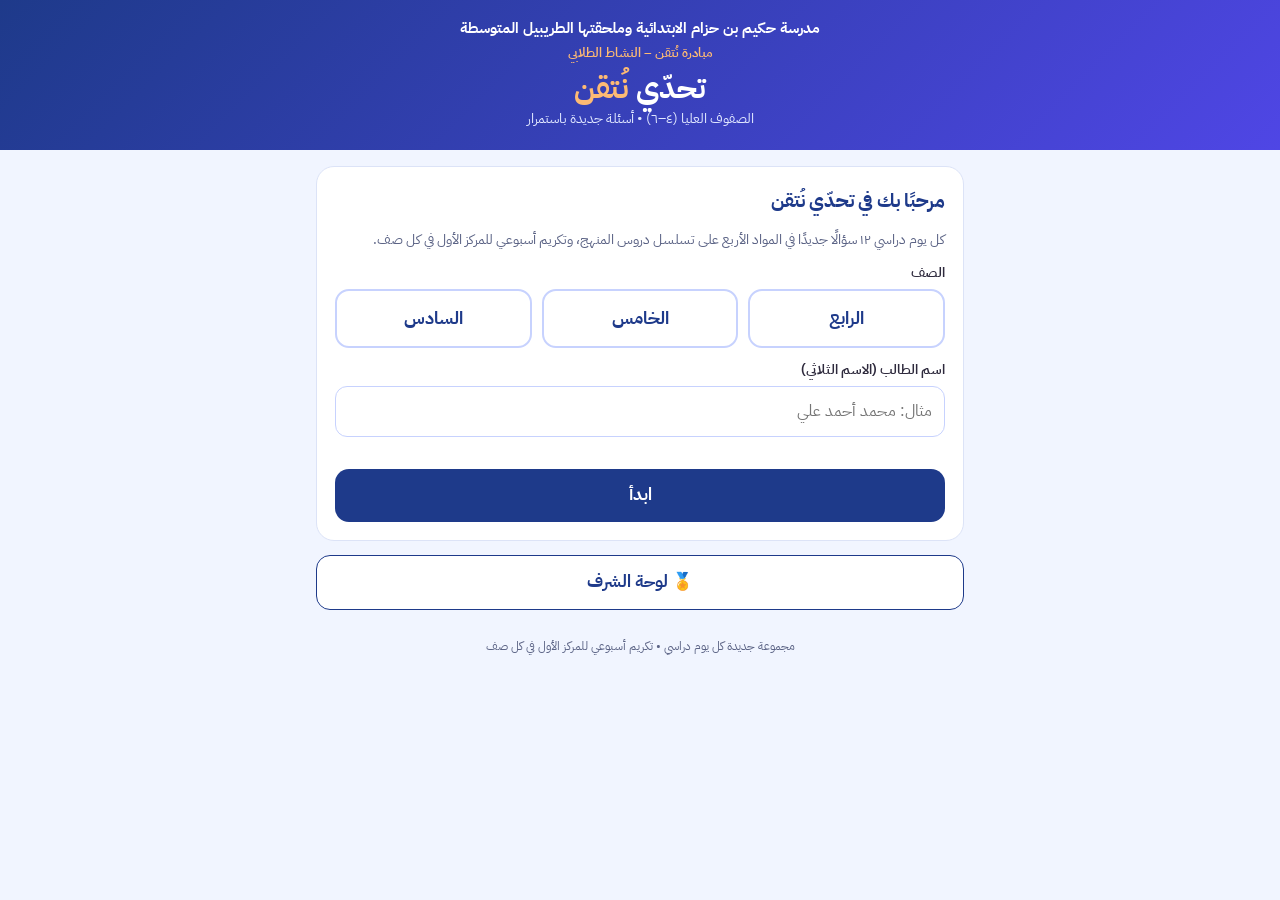
<file: nutqin-olya/index.html>
<!doctype html>
<html lang="ar" dir="rtl">
<head>
<meta charset="utf-8">
<meta name="viewport" content="width=device-width,initial-scale=1">
<title>تحدّي نُتقن — الصفوف العليا</title>
<link rel="preconnect" href="https://fonts.googleapis.com">
<link rel="stylesheet" href="https://fonts.googleapis.com/css2?family=IBM+Plex+Sans+Arabic:wght@400;500;600;700&display=swap">
<style>
:root{--navy:#1E3A8A;--navy2:#3730A3;--teal:#4F46E5;--gold:#F26B1D;--gold2:#FDBA74;--ice:#E0E7FF;--ink:#2E2A3D;--muted:#5B6385;--bg:#F1F5FF;--ok:#1E8E5A;--bad:#C2410C;--line:#DCE3F7}
*{box-sizing:border-box}
body{margin:0;background:var(--bg);color:var(--ink);font-family:'IBM Plex Sans Arabic',Tahoma,sans-serif;line-height:1.7}
button{font:inherit;cursor:pointer;color:inherit}
.top{background:linear-gradient(135deg,#1E3A8A,#4F46E5);color:#fff;padding:16px 16px 20px;text-align:center}
.top .sch{font-size:15px;font-weight:700}
.top .ini{font-size:13px;color:var(--gold2);font-weight:600}
.top h1{margin:4px 0 0;font-size:30px;line-height:1.3}
.top h1 span{color:var(--gold2)}
.top .subt{font-size:14px;color:var(--ice)}
.wrap{max-width:680px;margin:0 auto;padding:16px}
.card{background:#fff;border:1px solid var(--line);border-radius:18px;padding:18px;margin-bottom:14px}
.card h2{margin:0 0 10px;font-size:19px;color:var(--navy)}
.row{display:flex;justify-content:space-between;align-items:center;gap:8px;flex-wrap:wrap}
.muted{color:var(--muted);font-size:14px}
.pill{background:var(--ice);color:var(--navy);border-radius:999px;padding:2px 12px;font-weight:700;font-size:13px;white-space:nowrap}
label{display:block;font-weight:600;font-size:14px;margin:10px 0 4px}
input,select{width:100%;font:inherit;padding:11px 12px;border:1.5px solid #C7D2FE;border-radius:12px;background:#fff}
input:focus,select:focus{outline:2px solid var(--teal);border-color:var(--teal)}
.btn{display:block;width:100%;border:0;border-radius:14px;padding:12px;font-weight:700;font-size:17px;background:var(--navy);color:#fff;margin-top:12px;min-height:48px;text-align:center;text-decoration:none}
.btn.alt{background:#fff;color:var(--navy);border:1.5px solid var(--navy)}
.btn.gold{background:var(--gold);color:#fff}
.err{color:var(--bad);font-size:14px;margin-top:6px;min-height:1em}
.grades{display:grid;grid-template-columns:repeat(3,minmax(0,1fr));gap:10px}
.grades button{border:2px solid #C7D2FE;background:#fff;border-radius:14px;padding:12px 6px;font-weight:700;font-size:18px;color:var(--navy);min-height:56px}
.grades button.on{background:var(--navy);border-color:var(--navy);color:#fff}
.who{display:flex;align-items:center;justify-content:space-between;gap:10px;background:var(--navy2);color:#fff;border-radius:16px;padding:12px 16px;margin-bottom:14px}
.who b{font-size:17px}.who small{color:var(--gold2);display:block;font-size:13px}
.who button{background:transparent;border:1px solid #818CF8;color:#fff;border-radius:10px;padding:4px 12px;font-size:13px;min-height:36px}
.wk{border:2px solid var(--teal);border-radius:20px;background:#fff;padding:18px;margin-bottom:14px}
.wk .tag{display:inline-block;background:var(--teal);color:#fff;border-radius:999px;padding:2px 12px;font-size:13px;font-weight:700}
.wk h2{margin:8px 0 2px;font-size:24px;color:var(--navy)}
.chips{display:flex;gap:6px;flex-wrap:wrap;margin:10px 0 0}
.chips span{background:var(--ice);color:var(--navy);border-radius:10px;padding:2px 10px;font-size:13px;font-weight:600}
.done{display:flex;align-items:center;justify-content:space-between;gap:10px;background:#ECF8F1;border-radius:14px;padding:10px 14px;margin-top:12px}
.done b{font-size:28px;color:var(--ok)}
.prize{display:flex;align-items:center;gap:10px;background:var(--navy);color:#fff;border-radius:14px;padding:10px 14px;margin-bottom:14px;font-weight:700}
.prize small{display:block;color:var(--gold2);font-weight:600;font-size:12px}
.past{display:grid;grid-template-columns:repeat(2,minmax(0,1fr));gap:10px}
.pw{background:#fff;border:1.5px solid var(--line);border-radius:14px;padding:10px;text-align:center;min-height:70px}
.pw b{display:block;color:var(--navy)}.pw small{color:var(--muted)}
.bar{display:flex;gap:4px;margin:4px 0 12px}
.bar i{flex:1;height:6px;border-radius:3px;background:var(--line)}
.bar i.ok{background:var(--ok)}.bar i.on{background:var(--teal)}
.passage{background:#FFF7ED;border:1px solid #FED7AA;border-radius:14px;padding:10px 14px;margin-bottom:12px;font-size:17px}
.passage p{margin:4px 0}
.qimg{display:block;max-width:100%;max-height:260px;margin:0 auto 12px;border-radius:12px}
.subj{display:inline-block;background:var(--ice);color:var(--navy);border-radius:999px;padding:0 10px;font-size:13px;font-weight:700;margin-bottom:6px}
.ind{background:#EEF2FF;border-right:4px solid var(--teal);border-radius:10px;padding:6px 12px;font-size:13px;color:var(--muted);margin-bottom:10px}
.stem{font-size:20px;font-weight:700;color:var(--navy);margin-bottom:12px;display:flex;gap:10px;align-items:flex-start}
.say{flex:none;width:40px;height:40px;border-radius:20px;border:1.5px solid var(--teal);background:#fff;display:flex;align-items:center;justify-content:center}
.opt{display:flex;align-items:center;gap:12px;width:100%;text-align:right;background:#fff;border:1.5px solid #C7D2FE;border-radius:14px;padding:12px 14px;margin-bottom:10px;font-size:18px;min-height:54px}
.opt span{white-space:pre-line}
.opt b{flex:none;width:32px;height:32px;border-radius:16px;border:1.5px solid var(--teal);color:var(--teal);display:flex;align-items:center;justify-content:center;font-size:15px}
.opt.bad{border-color:var(--bad);background:#FFF4EE;color:#8A2E07}
.opt.bad b{border-color:var(--bad);color:var(--bad)}
.opt.ok{border-color:var(--ok);background:#ECF8F1}
.opt.ok b{background:var(--ok);border-color:var(--ok);color:#fff}
.vals{display:flex;gap:6px;align-items:center;justify-content:center;font-size:13px;color:var(--muted);margin-top:4px;flex-wrap:wrap}
.vals span{border:1px solid #C7D2FE;border-radius:8px;padding:0 8px}
.vals span.cur{background:var(--ok);border-color:var(--ok);color:#fff;font-weight:700}
.note{font-size:13px;color:var(--muted);text-align:center;margin-top:8px}
.big{font-size:54px;font-weight:700;color:var(--navy);text-align:center;line-height:1.2}
.big small{font-size:20px;color:var(--muted)}
.center{text-align:center}
.tabs{display:flex;gap:6px;margin-bottom:10px;flex-wrap:wrap}
.tabs button{flex:1;border:1.5px solid #C7D2FE;background:#fff;border-radius:12px;padding:8px;font-size:14px;font-weight:600;color:var(--navy);min-height:44px}
.tabs button.on{background:var(--navy);color:#fff;border-color:var(--navy)}
table{width:100%;border-collapse:collapse;font-size:15px}
th{background:var(--teal);color:#fff;font-weight:700;padding:8px;text-align:right}
td{padding:8px;border-bottom:1px solid #E8EDFB}
tr.me td{background:#FFF4E6;font-weight:700}
td.r{width:44px;text-align:center;font-weight:700;color:var(--navy)}
.medal{display:inline-block;width:26px;height:26px;border-radius:13px;line-height:26px;text-align:center;color:#fff;font-size:13px}
.m1{background:#C9A227}.m2{background:#8C9AA0}.m3{background:#B0703A}
.empty{color:var(--muted);text-align:center;padding:14px 0}
.two{display:grid;grid-template-columns:repeat(2,minmax(0,1fr));gap:10px}
.back{background:none;border:0;color:var(--teal);font-weight:700;padding:6px 0;margin-bottom:6px;min-height:40px}
.cert{border:3px double var(--gold);border-radius:18px;padding:16px;text-align:center;background:#FFFBF5}
footer{text-align:center;font-size:12px;color:var(--muted);padding:10px 0 24px}
.chips span:nth-child(1){background:#FFEDD5;color:#C2410C}.chips span:nth-child(2){background:#E0E7FF;color:#3730A3}.chips span:nth-child(3){background:#DCFCE7;color:#15803D}.chips span:nth-child(4){background:#DBEAFE;color:#1D4ED8}
.wk{box-shadow:0 6px 20px rgba(79,70,229,.12)}.wk .tag{background:var(--gold)}
th{background:var(--gold)}
.btn.gold{box-shadow:0 4px 14px rgba(242,107,29,.35)}
.prize{background:linear-gradient(135deg,#3730A3,#4F46E5)}
.grades button.on,.tabs button.on{background:var(--gold);border-color:var(--gold)}
</style>
</head>
<body>
<header class="top">
<div class="sch">مدرسة حكيم بن حزام الابتدائية وملحقتها الطريبيل المتوسطة</div>
<div class="ini">مبادرة نُتقن – النشاط الطلابي</div>
<h1>تحدّي <span>نُتقن</span></h1>
<div class="subt">الصفوف العليا (٤–٦) • أسئلة جديدة باستمرار</div>
</header>
<main class="wrap" id="app"></main>
<footer>مجموعة جديدة كل يوم دراسي • تكريم أسبوعي للمركز الأول في كل صف</footer>
<script>
// ===== إعداد: رابط جدول قوقل (Apps Script) =====
const API = "https://script.google.com/macros/s/AKfycbxJVjfDUv_Zk6To5VT4bEBeWuiieoxzmDVyo1evyxvhZnV5geXLfKWME2c4tuWVeWha8w/exec";
const STAGE = "upper";
// =================================================
const DATA = {"starts":["2026-11-01","2026-11-08","2026-11-15","2026-11-29","2026-12-06","2026-12-13","2026-12-20","2026-12-27","2027-01-17","2027-01-24","2027-01-31","2027-02-07","2027-02-14","2027-02-21","2027-02-28","2027-03-07"],"grades":{"4":{"secs":{},"weeks":[[],[],[],[],[],[],[],[],[],[],[],[],[],[],[],[]],"days":[{"date":"2026-11-02","q":[{"s":"ar","t":"نص الاستماع: ناقل الأمراض","stem":"من الحشرات التي تنقل الأمراض ........","opts":["البعوض","النحل","الفراشة"],"ans":0,"ctx":[],"img":""},{"s":"ar","t":"نص الاستماع: ناقل الأمراض","stem":"نحمي أنفسنا من البعوض بـ ........","opts":["التخلص من المياه الراكدة","ترك الماء مكشوفًا"],"ans":0,"ctx":[],"img":""},{"s":"ar","t":"نص الاستماع: ناقل الأمراض","stem":"مرادف (ناقل): ....","opts":["حامل","مانع","نائم"],"ans":0,"ctx":[],"img":""},{"s":"ma","t":"القيمة المنزلية ضمن مئات الألوف","stem":"قيمة الرقم ٦ في العدد ٦٤٢٬٣١٥ هي ....","opts":["٦٠٠٬٠٠٠","٦٠٬٠٠٠","٦٬٠٠٠"],"ans":0,"ctx":[],"img":""},{"s":"ma","t":"القيمة المنزلية ضمن مئات الألوف","stem":"العدد (ثلاثمئة ألف وخمسة) يُكتب ....","opts":["٣٠٠٬٠٠٥","٣٬٠٠٥","٣٠٬٠٠٥"],"ans":0,"ctx":[],"img":""},{"s":"ma","t":"القيمة المنزلية ضمن مئات الألوف","stem":"منزلة الرقم ٤ في العدد ٥٤١٬٢٠٣ هي ....","opts":["عشرات الألوف","مئات الألوف","الألوف"],"ans":0,"ctx":[],"img":""},{"s":"sc","t":"تصنيف المخلوقات الحية","stem":"أصغر وحدة بناء في المخلوق الحي ........","opts":["الخلية","العضو","الجهاز"],"ans":0,"ctx":[],"img":""},{"s":"sc","t":"تصنيف المخلوقات الحية","stem":"يصنّف العلماء المخلوقات الحية في ممالك حسب ........","opts":["صفاتها المشتركة","أحجامها فقط","ألوانها"],"ans":0,"ctx":[],"img":""},{"s":"sc","t":"تصنيف المخلوقات الحية","stem":"الفطريات تنتمي إلى مملكة النباتات.","opts":["خطأ","صواب"],"ans":0,"ctx":[],"img":""},{"s":"is","t":"نظافة النبي ﷺ","stem":"كان النبي ﷺ يحب ........","opts":["النظافة والطيب","الإهمال"],"ans":0,"ctx":[],"img":""},{"s":"is","t":"نظافة النبي ﷺ","stem":"كان النبي ﷺ ينظّف فمه بـ ........","opts":["السواك","الرمل"],"ans":0,"ctx":[],"img":""},{"s":"is","t":"نظافة النبي ﷺ","stem":"السواك مطهرة للفم مرضاة للرب.","opts":["صواب","خطأ"],"ans":0,"ctx":[],"img":""}]},{"date":"2026-11-03","q":[{"s":"ar","t":"نص الفهم القرائي: التصحر وأثره في البيئة","stem":"التصحّر هو ........","opts":["تحوّل الأرض الخصبة إلى أرض جرداء","زيادة الأشجار"],"ans":0,"ctx":[],"img":""},{"s":"ar","t":"نص الفهم القرائي: التصحر وأثره في البيئة","stem":"من أسباب التصحر ........","opts":["قطع الأشجار والرعي الجائر","زراعة الأشجار"],"ans":0,"ctx":[],"img":""},{"s":"ar","t":"نص الفهم القرائي: التصحر وأثره في البيئة","stem":"نكافح التصحر بـ ........","opts":["التشجير","قطع النباتات"],"ans":0,"ctx":[],"img":""},{"s":"ma","t":"إلى أي مدى يكون المليون كبيرًا؟","stem":"المليون يساوي ........ ألف.","opts":["ألف","مئة","عشرة"],"ans":0,"ctx":[],"img":""},{"s":"ma","t":"إلى أي مدى يكون المليون كبيرًا؟","stem":"كم صفرًا في العدد مليون (١٬٠٠٠٬٠٠٠)؟","opts":["٦","٥","٧"],"ans":0,"ctx":[],"img":""},{"s":"ma","t":"إلى أي مدى يكون المليون كبيرًا؟","stem":"العدد الذي يأتي بعد ٩٩٩٬٩٩٩ هو ....","opts":["١٬٠٠٠٬٠٠٠","١٠٠٬٠٠٠","٩٩٩٬٩٩٨"],"ans":0,"ctx":[],"img":""},{"s":"sc","t":"الحيوانات اللافقارية","stem":"الحيوانات اللافقارية ليس لها ........","opts":["عمود فقري","فم","غذاء"],"ans":0,"ctx":[],"img":""},{"s":"sc","t":"الحيوانات اللافقارية","stem":"أيّ هذه لا فقاري؟","opts":["🐙 الأخطبوط","🐟 السمكة","🐦 الطائر"],"ans":0,"ctx":[],"img":""},{"s":"sc","t":"الحيوانات اللافقارية","stem":"للحشرة ........ أرجل.","opts":["٦","٨","٤"],"ans":0,"ctx":[],"img":""},{"s":"is","t":"لباس النبي ﷺ","stem":"كان أحب الثياب إلى النبي ﷺ ........","opts":["القميص","الثوب الثقيل"],"ans":0,"ctx":[],"img":""},{"s":"is","t":"لباس النبي ﷺ","stem":"كان النبي ﷺ يبدأ في لبسه بـ ........","opts":["اليمين","اليسار"],"ans":0,"ctx":[],"img":""},{"s":"is","t":"لباس النبي ﷺ","stem":"كان النبي ﷺ يلبس الثياب النظيفة.","opts":["صواب","خطأ"],"ans":0,"ctx":[],"img":""}]},{"date":"2026-11-04","q":[{"s":"ar","t":"همزتا القطع والوصل","stem":"أيّ كلمة همزتها همزة قطع؟","opts":["أكرم","استخرج","انطلق"],"ans":0,"ctx":[],"img":""},{"s":"ar","t":"همزتا القطع والوصل","stem":"همزة الوصل تُكتب ........","opts":["ألفًا بلا همزة","ألفًا عليها همزة"],"ans":0,"ctx":[],"img":""},{"s":"ar","t":"همزتا القطع والوصل","stem":"أيّ كلمة همزتها همزة وصل؟","opts":["اجتمع","أخذ","إسلام"],"ans":0,"ctx":[],"img":""},{"s":"ma","t":"القيمة المنزلية ضمن الملايين","stem":"قيمة الرقم ٣ في العدد ٣٬٢٥٠٬٠٠٠ هي ....","opts":["٣٬٠٠٠٬٠٠٠","٣٠٠٬٠٠٠","٣٬٠٠٠"],"ans":0,"ctx":[],"img":""},{"s":"ma","t":"القيمة المنزلية ضمن الملايين","stem":"العدد (مليونان وأربعمئة ألف) يُكتب ....","opts":["٢٬٤٠٠٬٠٠٠","٢٬٠٤٠٬٠٠٠","٢٤٠٬٠٠٠"],"ans":0,"ctx":[],"img":""},{"s":"ma","t":"القيمة المنزلية ضمن الملايين","stem":"الصيغة التحليلية للعدد ٥٬٠٣٠٬٠٠٠ هي ....","opts":["٥٬٠٠٠٬٠٠٠ + ٣٠٬٠٠٠","٥٬٠٠٠٬٠٠٠ + ٣٠٠٬٠٠٠","٥٠٠٬٠٠٠ + ٣٠٬٠٠٠"],"ans":0,"ctx":[],"img":""},{"s":"sc","t":"الحيوانات الفقارية","stem":"أيّ هذه من الزواحف؟","opts":["🦎 السحلية","🐸 الضفدع","🐬 الدلفين"],"ans":0,"ctx":[],"img":""},{"s":"sc","t":"الحيوانات الفقارية","stem":"تتنفس الثدييات بـ ........","opts":["الرئتين","الخياشيم"],"ans":0,"ctx":[],"img":""},{"s":"sc","t":"الحيوانات الفقارية","stem":"الضفدع من ........","opts":["البرمائيات","الزواحف","الأسماك"],"ans":0,"ctx":[],"img":""},{"s":"is","t":"الاقتداء بالهدي النبوي في اللباس","stem":"من الهدي النبوي في اللباس ........","opts":["ستر العورة","الإسراف في الملابس"],"ans":0,"ctx":[],"img":""},{"s":"is","t":"الاقتداء بالهدي النبوي في اللباس","stem":"إسبال الثوب للرجل تكبّرًا ........","opts":["محرّم","مستحب"],"ans":0,"ctx":[],"img":""},{"s":"is","t":"الاقتداء بالهدي النبوي في اللباس","stem":"نحمد الله عند لبس الثوب الجديد.","opts":["صواب","خطأ"],"ans":0,"ctx":[],"img":""}]},{"date":"2026-11-05","q":[{"s":"ar","t":"الهمزة المتطرفة","stem":"أكمل بالهمزة المناسبة: سما....","opts":["ء","أ","ؤ"],"ans":0,"ctx":[],"img":""},{"s":"ar","t":"الهمزة المتطرفة","stem":"كُتبت الهمزة في (شاطِئ) على ياء لأن الحرف الذي قبلها ........","opts":["مكسور","مفتوح","مضموم"],"ans":0,"ctx":[],"img":""},{"s":"ar","t":"الهمزة المتطرفة","stem":"كُتبت الهمزة في (تباطُؤ) على واو لأن الحرف الذي قبلها ........","opts":["مضموم","مكسور","مفتوح"],"ans":0,"ctx":[],"img":""},{"s":"ma","t":"حل المسألة: استعمال الخطوات الأربع","stem":"الترتيب الصحيح لخطوات حل المسألة:","opts":["أفهم ← أخطط ← أحل ← أتحقق","أحل ← أفهم ← أتحقق ← أخطط","أخطط ← أحل ← أفهم ← أتحقق"],"ans":0,"ctx":[],"img":""},{"s":"ma","t":"حل المسألة: استعمال الخطوات الأربع","stem":"اشترى أحمد ٣ علب في كل منها ١٢ قلمًا. كم قلمًا اشترى؟","opts":["٣٦","١٥","٣٢"],"ans":0,"ctx":[],"img":""},{"s":"ma","t":"حل المسألة: استعمال الخطوات الأربع","stem":"مع خالد ٢٥٠ ريالًا، أنفق منها ٩٠ ريالًا. كم بقي معه؟","opts":["١٦٠","١٧٠","٣٤٠"],"ans":0,"ctx":[],"img":""},{"s":"sc","t":"أجهزة أجسام الحيوانات","stem":"الجهاز الذي ينقل الدم في الجسم ........","opts":["الدوراني","الهضمي","التنفسي"],"ans":0,"ctx":[],"img":""},{"s":"sc","t":"أجهزة أجسام الحيوانات","stem":"القلب عضو في الجهاز ........","opts":["الدوراني","العصبي","الهيكلي"],"ans":0,"ctx":[],"img":""},{"s":"sc","t":"أجهزة أجسام الحيوانات","stem":"يحمي الهيكل العظمي أعضاء الجسم ويدعمه.","opts":["صواب","خطأ"],"ans":0,"ctx":[],"img":""},{"s":"is","t":"أكل النبي ﷺ وشربه","stem":"كان النبي ﷺ يأكل بـ ........","opts":["يمينه","يساره"],"ans":0,"ctx":[],"img":""},{"s":"is","t":"أكل النبي ﷺ وشربه","stem":"قال النبي ﷺ: «يا غلام، سمِّ الله، وكُلْ ........»","opts":["بيمينك","بسرعة"],"ans":0,"ctx":[],"img":""},{"s":"is","t":"أكل النبي ﷺ وشربه","stem":"كان النبي ﷺ لا يعيب طعامًا قط.","opts":["صواب","خطأ"],"ans":0,"ctx":[],"img":""}]},{"date":"2026-11-08","q":[{"s":"ar","t":"التاء المربوطة والتاء المفتوحة","stem":"أيّ كلمة تنتهي بتاء مربوطة؟","opts":["مدرسة","بيت","سكت"],"ans":0,"ctx":[],"img":""},{"s":"ar","t":"التاء المربوطة والتاء المفتوحة","stem":"التاء في الفعل (كتبتْ) تاء ........","opts":["مفتوحة","مربوطة"],"ans":0,"ctx":[],"img":""},{"s":"ar","t":"التاء المربوطة والتاء المفتوحة","stem":"جمع المؤنث السالم مثل (معلمات) ينتهي بتاء ........","opts":["مفتوحة","مربوطة"],"ans":0,"ctx":[],"img":""},{"s":"ma","t":"المقارنة بين الأعداد","stem":"٤٥٬٦٧٨ ○ ٤٥٬٨٦٧  — الإشارة المناسبة:","opts":["<",">","="],"ans":0,"ctx":[],"img":""},{"s":"ma","t":"المقارنة بين الأعداد","stem":"أيّ العبارات صحيحة؟","opts":["٣٠٩٬٠٠٠ > ٣٠٠٬٩٠٠","٣٠٩٬٠٠٠ < ٣٠٠٬٩٠٠","٣٠٩٬٠٠٠ = ٣٠٠٬٩٠٠"],"ans":0,"ctx":[],"img":""},{"s":"ma","t":"المقارنة بين الأعداد","stem":"أكبر عدد ممّا يلي:","opts":["١٬٠٠٠٬٠٠٠","٩٩٩٬٩٩٩","٩٠٠٬٠٠٠"],"ans":0,"ctx":[],"img":""},{"s":"sc","t":"الأرض والشمس والقمر","stem":"تدور الأرض حول الشمس دورة كاملة في ........","opts":["سنة","يوم","شهر"],"ans":0,"ctx":[],"img":""},{"s":"sc","t":"الأرض والشمس والقمر","stem":"يتعاقب الليل والنهار بسبب دوران الأرض حول ........","opts":["محورها","القمر"],"ans":0,"ctx":[],"img":""},{"s":"sc","t":"الأرض والشمس والقمر","stem":"يدور القمر حول الأرض دورة كاملة في نحو ........","opts":["شهر","يوم","سنة"],"ans":0,"ctx":[],"img":""},{"s":"is","t":"نوم النبي ﷺ","stem":"كان النبي ﷺ ينام على شقه ........","opts":["الأيمن","الأيسر"],"ans":0,"ctx":[],"img":""},{"s":"is","t":"نوم النبي ﷺ","stem":"من أذكار النوم: «باسمك اللهم ........»","opts":["أموت وأحيا","نأكل ونشرب"],"ans":0,"ctx":[],"img":""},{"s":"is","t":"نوم النبي ﷺ","stem":"كان النبي ﷺ يكره النوم قبل صلاة العشاء والحديث بعدها.","opts":["صواب","خطأ"],"ans":0,"ctx":[],"img":""}]},{"date":"2026-11-09","q":[{"s":"ar","t":"كلمات حُذفت الألف من وسطها","stem":"الكتابة الصحيحة ........","opts":["هذا","هاذا"],"ans":0,"ctx":[],"img":""},{"s":"ar","t":"كلمات حُذفت الألف من وسطها","stem":"الكتابة الصحيحة ........","opts":["لكن","لاكن"],"ans":0,"ctx":[],"img":""},{"s":"ar","t":"كلمات حُذفت الألف من وسطها","stem":"الكتابة الصحيحة ........","opts":["ذلك","ذالك"],"ans":0,"ctx":[],"img":""},{"s":"ma","t":"ترتيب الأعداد","stem":"رتّب تصاعديًا: ٧٢٬٤٠٠ ، ٧٠٬٢٤٠ ، ٧٢٬٠٤٠","opts":["٧٠٬٢٤٠ ، ٧٢٬٠٤٠ ، ٧٢٬٤٠٠","٧٢٬٤٠٠ ، ٧٢٬٠٤٠ ، ٧٠٬٢٤٠","٧٢٬٠٤٠ ، ٧٠٬٢٤٠ ، ٧٢٬٤٠٠"],"ans":0,"ctx":[],"img":""},{"s":"ma","t":"ترتيب الأعداد","stem":"أصغر عدد ممّا يلي:","opts":["١٩٬٩٩٩","٢١٬٠٠٠","٢٠٬٠٠١"],"ans":0,"ctx":[],"img":""},{"s":"ma","t":"ترتيب الأعداد","stem":"رتّب تنازليًا: ٣٤٥ ، ٥٤٣ ، ٤٣٥","opts":["٥٤٣ ، ٤٣٥ ، ٣٤٥","٣٤٥ ، ٤٣٥ ، ٥٤٣","٤٣٥ ، ٥٤٣ ، ٣٤٥"],"ans":0,"ctx":[],"img":""},{"s":"sc","t":"النظام الشمسي","stem":"أقرب الكواكب إلى الشمس ........","opts":["عطارد","المريخ","نبتون"],"ans":0,"ctx":[],"img":""},{"s":"sc","t":"النظام الشمسي","stem":"أكبر كواكب المجموعة الشمسية ........","opts":["المشتري","الأرض","زحل"],"ans":0,"ctx":[],"img":""},{"s":"sc","t":"النظام الشمسي","stem":"الكوكب المعروف بحلقاته الواضحة ........","opts":["زحل","عطارد","المريخ"],"ans":0,"ctx":[],"img":""},{"s":"is","t":"توحيد الأسماء والصفات","stem":"توحيد الأسماء والصفات هو الإيمان بأسماء الله وصفاته كما ........","opts":["وردت في القرآن والسنة","يتخيلها الإنسان"],"ans":0,"ctx":[],"img":""},{"s":"is","t":"توحيد الأسماء والصفات","stem":"أسماء الله تعالى كلها ........","opts":["حسنى","عادية"],"ans":0,"ctx":[],"img":""},{"s":"is","t":"توحيد الأسماء والصفات","stem":"نُثبت لله ما أثبته لنفسه من غير تشبيه بالمخلوقين.","opts":["صواب","خطأ"],"ans":0,"ctx":[],"img":""}]},{"date":"2026-11-10","q":[{"s":"ar","t":"أنواع الكلمة","stem":"أنواع الكلمة: اسم وفعل و........","opts":["حرف","جملة","نقطة"],"ans":0,"ctx":[],"img":""},{"s":"ar","t":"أنواع الكلمة","stem":"كلمة (في) ........","opts":["حرف","اسم","فعل"],"ans":0,"ctx":[],"img":""},{"s":"ar","t":"أنواع الكلمة","stem":"كلمة (يكتبُ) ........","opts":["فعل","اسم","حرف"],"ans":0,"ctx":[],"img":""},{"s":"ma","t":"تقريب الأعداد","stem":"قرّب ٤٬٦٧٢ إلى أقرب ألف:","opts":["٥٬٠٠٠","٤٬٠٠٠","٤٬٧٠٠"],"ans":0,"ctx":[],"img":""},{"s":"ma","t":"تقريب الأعداد","stem":"قرّب ٣٨٥ إلى أقرب مئة:","opts":["٤٠٠","٣٠٠","٣٩٠"],"ans":0,"ctx":[],"img":""},{"s":"ma","t":"تقريب الأعداد","stem":"قرّب ٢٤٬٥٠٠ إلى أقرب عشرة آلاف:","opts":["٢٠٬٠٠٠","٣٠٬٠٠٠","٢٥٬٠٠٠"],"ans":0,"ctx":[],"img":""},{"s":"sc","t":"القياس","stem":"من وحدات قياس الطول ........","opts":["المتر","اللتر","الكيلوجرام"],"ans":0,"ctx":[],"img":""},{"s":"sc","t":"القياس","stem":"نقيس الكتلة بـ ........","opts":["الميزان ذي الكفتين","المسطرة","المخبار المدرج"],"ans":0,"ctx":[],"img":""},{"s":"sc","t":"القياس","stem":"من وحدات قياس حجم السوائل ........","opts":["اللتر","المتر","الجرام"],"ans":0,"ctx":[],"img":""},{"s":"is","t":"أسماء الله الحسنى","stem":"من أسماء الله الحسنى ........","opts":["السميع","النائم","الضعيف"],"ans":0,"ctx":[],"img":""},{"s":"is","t":"أسماء الله الحسنى","stem":"من أحصى أسماء الله الحسنى ........","opts":["دخل الجنة","لا أجر له"],"ans":0,"ctx":[],"img":""},{"s":"is","t":"أسماء الله الحسنى","stem":"عدد أسماء الله الحسنى الوارد في الحديث ........","opts":["تسعة وتسعون","مئة وعشرة","خمسون"],"ans":0,"ctx":[],"img":""}]},{"date":"2026-11-11","q":[{"s":"ar","t":"أنواع الجملة","stem":"(العلمُ نورٌ) جملة ........","opts":["اسمية","فعلية"],"ans":0,"ctx":[],"img":""},{"s":"ar","t":"أنواع الجملة","stem":"(نجحَ المجتهدُ) جملة ........","opts":["فعلية","اسمية"],"ans":0,"ctx":[],"img":""},{"s":"ar","t":"أنواع الجملة","stem":"الجملة الفعلية تبدأ بـ ........","opts":["فعل","اسم"],"ans":0,"ctx":[],"img":""},{"s":"ma","t":"حل المسألة: اختيار الخطة المناسبة","stem":"في الفصل ٤ مقاعد على كل منها طالبان، ثم دخل ٣ طلاب. كم طالبًا الآن؟","opts":["١١","٩","٨"],"ans":0,"ctx":[],"img":""},{"s":"ma","t":"حل المسألة: اختيار الخطة المناسبة","stem":"عمر سعد ١٠ سنوات، وعمر أخيه ضعف عمره. كم عمر أخيه؟","opts":["٢٠","١٢","٥"],"ans":0,"ctx":[],"img":""},{"s":"ma","t":"حل المسألة: اختيار الخطة المناسبة","stem":"لمعرفة عدد الأيام في ٣ أسابيع نستعمل ........","opts":["الضرب: ٣ × ٧","الطرح: ٧ − ٣","الجمع: ٣ + ٧"],"ans":0,"ctx":[],"img":""},{"s":"sc","t":"كيف تتغير المادة؟","stem":"تحوّل الماء إلى بخار يسمّى ........","opts":["التبخر","التجمد","التكاثف"],"ans":0,"ctx":[],"img":""},{"s":"sc","t":"كيف تتغير المادة؟","stem":"صدأ الحديد تغيّر ........","opts":["كيميائي","فيزيائي"],"ans":0,"ctx":[],"img":""},{"s":"sc","t":"كيف تتغير المادة؟","stem":"تقطيع الخشب تغيّر ........","opts":["فيزيائي","كيميائي"],"ans":0,"ctx":[],"img":""},{"s":"is","t":"معاني أسماء الله الحسنى (١)","stem":"(الرزّاق) هو الذي ........","opts":["يرزق جميع المخلوقات","يحتاج إلى الطعام"],"ans":0,"ctx":[],"img":""},{"s":"is","t":"معاني أسماء الله الحسنى (١)","stem":"(السميع) هو الذي ........","opts":["يسمع كل شيء","لا يسمع إلا القريب"],"ans":0,"ctx":[],"img":""},{"s":"is","t":"معاني أسماء الله الحسنى (١)","stem":"(البصير) هو الذي ........","opts":["يرى كل شيء","لا يرى في الظلام"],"ans":0,"ctx":[],"img":""}]},{"date":"2026-11-12","q":[{"s":"ar","t":"المبتدأ والخبر","stem":"المبتدأ في جملة (السماءُ صافيةٌ) ........","opts":["السماءُ","صافيةٌ"],"ans":0,"ctx":[],"img":""},{"s":"ar","t":"المبتدأ والخبر","stem":"الخبر في جملة (الطالبُ مجتهدٌ) ........","opts":["مجتهدٌ","الطالبُ"],"ans":0,"ctx":[],"img":""},{"s":"ar","t":"المبتدأ والخبر","stem":"المبتدأ والخبر كلاهما ........","opts":["مرفوع","منصوب","مجرور"],"ans":0,"ctx":[],"img":""},{"s":"ma","t":"الجبر: خصائص الجمع وقواعد الطرح","stem":"٤٥٦ + ٠ = ....","opts":["٤٥٦","٠","٤٥٧"],"ans":0,"ctx":[],"img":""},{"s":"ma","t":"الجبر: خصائص الجمع وقواعد الطرح","stem":"٧٨ − ٧٨ = ....","opts":["٠","٧٨","١٥٦"],"ans":0,"ctx":[],"img":""},{"s":"ma","t":"الجبر: خصائص الجمع وقواعد الطرح","stem":"(١٢ + ٨) + ٥ = ١٢ + (٨ + ....)","opts":["٥","١٢","٨"],"ans":0,"ctx":[],"img":""},{"s":"sc","t":"المخاليط","stem":"المخلوط يتكوّن من مادتين أو أكثر ........","opts":["تحتفظ كل منها بخصائصها","تتحد وتكوّن مادة جديدة"],"ans":0,"ctx":[],"img":""},{"s":"sc","t":"المخاليط","stem":"نفصل الرمل عن الماء بـ ........","opts":["الترشيح","المغناطيس","التجميد"],"ans":0,"ctx":[],"img":""},{"s":"sc","t":"المخاليط","stem":"نفصل برادة الحديد عن الرمل بـ ........","opts":["المغناطيس","الماء","التسخين"],"ans":0,"ctx":[],"img":""},{"s":"is","t":"معاني أسماء الله الحسنى (٢)","stem":"(الرحيم) هو ........","opts":["ذو الرحمة الواسعة","الغاضب"],"ans":0,"ctx":[],"img":""},{"s":"is","t":"معاني أسماء الله الحسنى (٢)","stem":"(العليم) هو ........","opts":["الذي يعلم كل شيء","الذي يعلم بعض الأشياء"],"ans":0,"ctx":[],"img":""},{"s":"is","t":"معاني أسماء الله الحسنى (٢)","stem":"(الحكيم) هو ........","opts":["الذي يضع الأشياء في مواضعها","المتسرّع"],"ans":0,"ctx":[],"img":""}]},{"date":"2026-11-15","q":[{"s":"ar","t":"الاسم المجرور بحرف الجر","stem":"الاسم المجرور في (ذهبتُ إلى المدرسةِ) ........","opts":["المدرسةِ","ذهبتُ","إلى"],"ans":0,"ctx":[],"img":""},{"s":"ar","t":"الاسم المجرور بحرف الجر","stem":"من حروف الجر ........","opts":["من","لم","قد"],"ans":0,"ctx":[],"img":""},{"s":"ar","t":"الاسم المجرور بحرف الجر","stem":"علامة جر الاسم المفرد ........","opts":["الكسرة","الضمة","الفتحة"],"ans":0,"ctx":[],"img":""},{"s":"ma","t":"تقدير المجموع والفرق","stem":"قدّر ٤٨٧ + ٢١٣ بالتقريب إلى أقرب مئة:","opts":["٧٠٠","٦٠٠","٨٠٠"],"ans":0,"ctx":[],"img":""},{"s":"ma","t":"تقدير المجموع والفرق","stem":"قدّر ٨٢٠ − ٣٩٠ بالتقريب إلى أقرب مئة:","opts":["٤٠٠","٥٠٠","٣٠٠"],"ans":0,"ctx":[],"img":""},{"s":"ma","t":"تقدير المجموع والفرق","stem":"قدّر ٦٬١٢٠ + ٢٬٩٥٠ بالتقريب إلى أقرب ألف:","opts":["٩٬٠٠٠","٨٬٠٠٠","١٠٬٠٠٠"],"ans":0,"ctx":[],"img":""},{"s":"sc","t":"القوى والحركة","stem":"القوة دفع أو ........","opts":["سحب","لون","صوت"],"ans":0,"ctx":[],"img":""},{"s":"sc","t":"القوى والحركة","stem":"تسحب الجاذبية الأشياء نحو ........","opts":["مركز الأرض","الأعلى"],"ans":0,"ctx":[],"img":""},{"s":"sc","t":"القوى والحركة","stem":"الاحتكاك قوة ........ الحركة.","opts":["تقاوم","تسرّع دائمًا"],"ans":0,"ctx":[],"img":""},{"s":"is","t":"أثر الإيمان بأسماء الله وصفاته في حياتنا","stem":"إذا علمتُ أن الله سميع ........","opts":["أحفظ لساني من الكلام السيئ","أكثر من الكذب"],"ans":0,"ctx":[],"img":""},{"s":"is","t":"أثر الإيمان بأسماء الله وصفاته في حياتنا","stem":"إذا علمتُ أن الله رزّاق ........","opts":["أطلب الرزق منه وأتوكل عليه","آخذ ما ليس لي"],"ans":0,"ctx":[],"img":""},{"s":"is","t":"أثر الإيمان بأسماء الله وصفاته في حياتنا","stem":"الإيمان بأسماء الله يزيد محبتنا له.","opts":["صواب","خطأ"],"ans":0,"ctx":[],"img":""}]},{"date":"2026-11-16","q":[{"s":"ar","t":"أنواع الفعل","stem":"(سافرَ) فعل ........","opts":["ماضٍ","مضارع","أمر"],"ans":0,"ctx":[],"img":""},{"s":"ar","t":"أنواع الفعل","stem":"(يسافرُ) فعل ........","opts":["مضارع","ماضٍ","أمر"],"ans":0,"ctx":[],"img":""},{"s":"ar","t":"أنواع الفعل","stem":"(سافرْ) فعل ........","opts":["أمر","ماضٍ","مضارع"],"ans":0,"ctx":[],"img":""},{"s":"ma","t":"حل المسألة: التقدير أو الإجابة الدقيقة","stem":"يحسب الصيدلي جرعة الدواء، فيحتاج إلى ........","opts":["إجابة دقيقة","تقدير"],"ans":0,"ctx":[],"img":""},{"s":"ma","t":"حل المسألة: التقدير أو الإجابة الدقيقة","stem":"تريد أن تعرف تقريبًا عدد الحضور في مباراة، فيكفيك ........","opts":["التقدير","إجابة دقيقة"],"ans":0,"ctx":[],"img":""},{"s":"ma","t":"حل المسألة: التقدير أو الإجابة الدقيقة","stem":"معك ٥٠ ريالًا، وتريد كتابًا بـ ٢٣ ريالًا وقلمًا بـ ١٩ ريالًا. هل يكفي المبلغ؟","opts":["نعم","لا"],"ans":0,"ctx":[],"img":""},{"s":"sc","t":"تغير الحركة","stem":"لتغيير اتجاه حركة الكرة نحتاج إلى ........","opts":["قوة","لون","ضوء"],"ans":0,"ctx":[],"img":""},{"s":"sc","t":"تغير الحركة","stem":"كلما زادت القوة المؤثرة في جسم تغيّرت سرعته ........","opts":["أكثر","أقل"],"ans":0,"ctx":[],"img":""},{"s":"sc","t":"تغير الحركة","stem":"الجسم الساكن يبقى ساكنًا ما لم تؤثر فيه قوة.","opts":["صواب","خطأ"],"ans":0,"ctx":[],"img":""},{"s":"is","t":"منزلة الصلاة","stem":"الصلاة عمود ........","opts":["الدين","البيت"],"ans":0,"ctx":[],"img":""},{"s":"is","t":"منزلة الصلاة","stem":"فُرضت الصلاة في ليلة ........","opts":["الإسراء والمعراج","القدر","العيد"],"ans":0,"ctx":[],"img":""},{"s":"is","t":"منزلة الصلاة","stem":"الصلاة أول ما يُحاسب عليه العبد يوم القيامة.","opts":["صواب","خطأ"],"ans":0,"ctx":[],"img":""}]},{"date":"2026-11-17","q":[{"s":"ar","t":"الفاعل","stem":"الفاعل في (فاز الفريقُ) ........","opts":["الفريقُ","فاز"],"ans":0,"ctx":[],"img":""},{"s":"ar","t":"الفاعل","stem":"الفاعل اسم ........","opts":["مرفوع","منصوب","مجرور"],"ans":0,"ctx":[],"img":""},{"s":"ar","t":"الفاعل","stem":"الفاعل في (قرأ الطالبُ القصةَ) ........","opts":["الطالبُ","القصةَ","قرأ"],"ans":0,"ctx":[],"img":""},{"s":"ma","t":"الجمع","stem":"٣٤٥٦ + ٢٣٤٥ = ....","opts":["٥٨٠١","٥٧٩١","٥٨١١"],"ans":0,"ctx":[],"img":""},{"s":"ma","t":"الجمع","stem":"٧٠٨ + ٢٩٤ = ....","opts":["١٠٠٢","٩٩٢","١٠١٢"],"ans":0,"ctx":[],"img":""},{"s":"ma","t":"الجمع","stem":"٢٬٥٠٠ + ٤٬٧٥٠ = ....","opts":["٧٬٢٥٠","٦٬٢٥٠","٧٬١٥٠"],"ans":0,"ctx":[],"img":""},{"s":"sc","t":"الحرارة","stem":"تنتقل الحرارة من الجسم ........ إلى الجسم البارد.","opts":["الساخن","البارد"],"ans":0,"ctx":[],"img":""},{"s":"sc","t":"الحرارة","stem":"مادة موصلة جيدة للحرارة ........","opts":["الحديد","الخشب","البلاستيك"],"ans":0,"ctx":[],"img":""},{"s":"sc","t":"الحرارة","stem":"نقيس درجة الحرارة بـ ........","opts":["مقياس الحرارة","الميزان","المسطرة"],"ans":0,"ctx":[],"img":""},{"s":"is","t":"التبكير إلى الصلاة","stem":"التبكير إلى الصلاة يعني ........","opts":["الذهاب إليها مبكرًا","التأخر عنها"],"ans":0,"ctx":[],"img":""},{"s":"is","t":"التبكير إلى الصلاة","stem":"من فضل التبكير إلى الصلاة إدراك ........","opts":["الصف الأول وتكبيرة الإحرام","نهاية الصلاة فقط"],"ans":0,"ctx":[],"img":""},{"s":"is","t":"التبكير إلى الصلاة","stem":"المشي إلى المسجد تُرفع به الدرجات وتُحط الخطايا.","opts":["صواب","خطأ"],"ans":0,"ctx":[],"img":""}]},{"date":"2026-11-18","q":[{"s":"ar","t":"المفعول به","stem":"المفعول به في (كتب أحمدُ الدرسَ) ........","opts":["الدرسَ","أحمدُ","كتب"],"ans":0,"ctx":[],"img":""},{"s":"ar","t":"المفعول به","stem":"المفعول به اسم ........","opts":["منصوب","مرفوع","مجرور"],"ans":0,"ctx":[],"img":""},{"s":"ar","t":"المفعول به","stem":"علامة نصب المفعول به المفرد ........","opts":["الفتحة","الضمة","الكسرة"],"ans":0,"ctx":[],"img":""},{"s":"ma","t":"استكشاف: الطرح","stem":"٥٠٠ − ٢٠٠ = ....","opts":["٣٠٠","٧٠٠","٢٠٠"],"ans":0,"ctx":[],"img":""},{"s":"ma","t":"استكشاف: الطرح","stem":"إذا كان ٤٥ + ٢٥ = ٧٠ فإن ٧٠ − ٢٥ = ....","opts":["٤٥","٩٥","٢٥"],"ans":0,"ctx":[],"img":""},{"s":"ma","t":"استكشاف: الطرح","stem":"نستعمل الجمع للتحقق من صحة ........","opts":["الطرح","الضرب"],"ans":0,"ctx":[],"img":""},{"s":"sc","t":"الكهرباء","stem":"يضيء المصباح في الدائرة الكهربائية المغلقة.","opts":["صواب","خطأ"],"ans":0,"ctx":[],"img":""},{"s":"sc","t":"الكهرباء","stem":"مادة موصلة للكهرباء ........","opts":["النحاس","المطاط","الخشب الجاف"],"ans":0,"ctx":[],"img":""},{"s":"sc","t":"الكهرباء","stem":"من مصادر الكهرباء في الأجهزة الصغيرة ........","opts":["البطارية","الورق","الحجر"],"ans":0,"ctx":[],"img":""},{"s":"is","t":"أوقات الصلوات المفروضة","stem":"يبدأ وقت صلاة الفجر بـ ........","opts":["طلوع الفجر الصادق","طلوع الشمس"],"ans":0,"ctx":[],"img":""},{"s":"is","t":"أوقات الصلوات المفروضة","stem":"يبدأ وقت صلاة المغرب بعد ........","opts":["غروب الشمس","صلاة العشاء"],"ans":0,"ctx":[],"img":""},{"s":"is","t":"أوقات الصلوات المفروضة","stem":"عدد ركعات صلاة العصر ........","opts":["أربع","ثلاث","ركعتان"],"ans":0,"ctx":[],"img":""}]},{"date":"2026-11-19","q":[{"s":"ar","t":"الرسم الكتابي: خط النسخ","stem":"أيّ حرف ينزل جزء منه تحت السطر؟","opts":["ج","ب","ط"],"ans":0,"ctx":[],"img":""},{"s":"ar","t":"الرسم الكتابي: خط النسخ","stem":"الخط الذي نتعلمه في المدرسة لوضوحه ........","opts":["خط النسخ","الخط الكوفي المزخرف"],"ans":0,"ctx":[],"img":""},{"s":"ar","t":"الرسم الكتابي: خط النسخ","stem":"الحرف (ب) يُكتب مرتكزًا على السطر.","opts":["صواب","خطأ"],"ans":0,"ctx":[],"img":""},{"s":"ma","t":"الطرح","stem":"٨٥٤ − ٣٢١ = ....","opts":["٥٣٣","٥٤٣","٦٣٣"],"ans":0,"ctx":[],"img":""},{"s":"ma","t":"الطرح","stem":"٦٢٣ − ٢٤٨ = ....","opts":["٣٧٥","٤٢٥","٣٨٥"],"ans":0,"ctx":[],"img":""},{"s":"ma","t":"الطرح","stem":"٤٬٥١٢ − ١٬٣٠٨ = ....","opts":["٣٬٢٠٤","٣٬٢١٤","٣٬٣٠٤"],"ans":0,"ctx":[],"img":""},{"s":"sc","t":"المغناطيسية","stem":"يجذب المغناطيس ........","opts":["الحديد","الخشب","الورق"],"ans":0,"ctx":[],"img":""},{"s":"sc","t":"المغناطيسية","stem":"الأقطاب المغناطيسية المتشابهة ........","opts":["تتنافر","تتجاذب"],"ans":0,"ctx":[],"img":""},{"s":"sc","t":"المغناطيسية","stem":"للمغناطيس قطبان: شمالي و........","opts":["جنوبي","شرقي","غربي"],"ans":0,"ctx":[],"img":""},{"s":"is","t":"صلاة الجماعة","stem":"صلاة الجماعة تفضل صلاة الفرد بـ ........ درجة.","opts":["سبع وعشرين","عشر","خمس"],"ans":0,"ctx":[],"img":""},{"s":"is","t":"صلاة الجماعة","stem":"أقل عدد تنعقد به الجماعة ........","opts":["اثنان","عشرة","خمسة"],"ans":0,"ctx":[],"img":""},{"s":"is","t":"صلاة الجماعة","stem":"صلاة الجماعة واجبة على الرجال القادرين.","opts":["صواب","خطأ"],"ans":0,"ctx":[],"img":""}]},{"date":"2026-11-29","q":[{"s":"ar","t":"المرادف والضد","stem":"مرادف (الشجاعة): ....","opts":["الإقدام","الخوف","الكسل"],"ans":0,"ctx":[],"img":""},{"s":"ar","t":"المرادف والضد","stem":"ضد (الأمانة): ....","opts":["الخيانة","الصدق","الوفاء"],"ans":0,"ctx":[],"img":""},{"s":"ar","t":"المرادف والضد","stem":"مرادف (سعيد): ....","opts":["فَرِح","حزين","غاضب"],"ans":0,"ctx":[],"img":""},{"s":"ma","t":"الطرح مع وجود الأصفار","stem":"٥٠٠ − ١٢٧ = ....","opts":["٣٧٣","٤٨٣","٣٨٣"],"ans":0,"ctx":[],"img":""},{"s":"ma","t":"الطرح مع وجود الأصفار","stem":"٤٠٠٠ − ٢٥٦ = ....","opts":["٣٧٤٤","٣٨٥٦","٣٧٥٤"],"ans":0,"ctx":[],"img":""},{"s":"ma","t":"الطرح مع وجود الأصفار","stem":"٩٠٠ − ٤٥٠ = ....","opts":["٤٥٠","٥٥٠","٣٥٠"],"ans":0,"ctx":[],"img":""},{"s":"sc","t":"مقدمة في الأنظمة البيئية","stem":"يتكوّن النظام البيئي من مخلوقات حية و........","opts":["أشياء غير حية","نباتات فقط"],"ans":0,"ctx":[],"img":""},{"s":"sc","t":"مقدمة في الأنظمة البيئية","stem":"من الأشياء غير الحية في النظام البيئي ........","opts":["الماء والتربة والهواء","الأشجار","الطيور"],"ans":0,"ctx":[],"img":""},{"s":"sc","t":"مقدمة في الأنظمة البيئية","stem":"الصحراء نظام بيئي.","opts":["صواب","خطأ"],"ans":0,"ctx":[],"img":""},{"s":"is","t":"قضاء الصلاة الفائتة","stem":"من نام عن صلاة أو نسيها ........","opts":["يصليها إذا ذكرها","لا يصليها أبدًا"],"ans":0,"ctx":[],"img":""},{"s":"is","t":"قضاء الصلاة الفائتة","stem":"تُقضى الصلوات الفائتة ........","opts":["مرتّبة","دون ترتيب"],"ans":0,"ctx":[],"img":""},{"s":"is","t":"قضاء الصلاة الفائتة","stem":"تأخير الصلاة عن وقتها بلا عذر ........","opts":["لا يجوز","جائز"],"ans":0,"ctx":[],"img":""}]},{"date":"2026-11-30","q":[{"s":"ar","t":"المفرد والجمع","stem":"جمع (كتاب): ....","opts":["كُتُب","كاتب","كتابة"],"ans":0,"ctx":[],"img":""},{"s":"ar","t":"المفرد والجمع","stem":"مفرد (أشجار): ....","opts":["شجرة","شجيرات","مشجر"],"ans":0,"ctx":[],"img":""},{"s":"ar","t":"المفرد والجمع","stem":"جمع (مسجد): ....","opts":["مساجد","مسجدون","مسجدات"],"ans":0,"ctx":[],"img":""},{"s":"ma","t":"جمع البيانات وتنظيمها","stem":"نسجّل البيانات بسرعة باستعمال ........","opts":["جدول الإشارات","الخريطة","المسطرة"],"ans":0,"ctx":[],"img":""},{"s":"ma","t":"جمع البيانات وتنظيمها","stem":"في جدول الإشارات نرسم كل ٥ إشارات على شكل ........","opts":["حزمة","دائرة","مربع"],"ans":0,"ctx":[],"img":""},{"s":"ma","t":"جمع البيانات وتنظيمها","stem":"البيانات هي ........","opts":["معلومات نجمعها عن موضوع ما","أرقام الهواتف فقط"],"ans":0,"ctx":[],"img":""},{"s":"sc","t":"العلاقات في الأنظمة البيئية","stem":"المخلوق الذي يصنع غذاءه بنفسه ........","opts":["المنتج","المستهلك","المحلّل"],"ans":0,"ctx":[],"img":""},{"s":"sc","t":"العلاقات في الأنظمة البيئية","stem":"المخلوقات التي تحلّل بقايا المخلوقات الميتة تسمّى ........","opts":["المحلّلات","المنتجات","المفترسات"],"ans":0,"ctx":[],"img":""},{"s":"sc","t":"العلاقات في الأنظمة البيئية","stem":"الأرنب في السلسلة الغذائية ........","opts":["مستهلك","منتج"],"ans":0,"ctx":[],"img":""},{"s":"is","t":"آداب المسجد","stem":"أدخل المسجد بقدمي ........","opts":["اليمنى","اليسرى"],"ans":0,"ctx":[],"img":""},{"s":"is","t":"آداب المسجد","stem":"عند دخول المسجد أقول: «اللهم افتح لي أبواب ........»","opts":["رحمتك","فضلك"],"ans":0,"ctx":[],"img":""},{"s":"is","t":"آداب المسجد","stem":"تحية المسجد ........","opts":["ركعتان قبل الجلوس","الجلوس مباشرة"],"ans":0,"ctx":[],"img":""}]},{"date":"2026-12-01","q":[{"s":"ar","t":"علامات الترقيم","stem":"نضع بعد جملة التعجب ........","opts":["علامة التعجب (!)","علامة الاستفهام (؟)","النقطة (.)"],"ans":0,"ctx":[],"img":""},{"s":"ar","t":"علامات الترقيم","stem":"نفصل بين الجمل القصيرة المتعاطفة بـ ........","opts":["الفاصلة (،)","علامة الاستفهام (؟)"],"ans":0,"ctx":[],"img":""},{"s":"ar","t":"علامات الترقيم","stem":"نضع النقطتين (:) بعد ........","opts":["فعل القول","السؤال"],"ans":0,"ctx":[],"img":""},{"s":"ma","t":"خطة حل المسألة: إنشاء جدول","stem":"يوفّر سعد ٥ ريالات كل يوم. كم يوفّر في ٤ أيام؟","opts":["٢٠","٩","١٥"],"ans":0,"ctx":[],"img":""},{"s":"ma","t":"خطة حل المسألة: إنشاء جدول","stem":"في الجدول نمط: ٢، ٤، ٦، ٨، .... العدد التالي:","opts":["١٠","٩","١٢"],"ans":0,"ctx":[],"img":""},{"s":"ma","t":"خطة حل المسألة: إنشاء جدول","stem":"فائدة إنشاء الجدول في حل المسألة ........","opts":["تنظيم المعلومات واكتشاف النمط","إطالة الحل"],"ans":0,"ctx":[],"img":""},{"s":"sc","t":"التغيرات في الأنظمة البيئية","stem":"إذا قلّت النباتات في نظام بيئي فإن آكلات النباتات ........","opts":["يقل عددها","يزداد عددها"],"ans":0,"ctx":[],"img":""},{"s":"sc","t":"التغيرات في الأنظمة البيئية","stem":"من التغيرات التي تحدث فجأة في الأنظمة البيئية ........","opts":["الحرائق والفيضانات","نمو شجرة صغيرة"],"ans":0,"ctx":[],"img":""},{"s":"sc","t":"التغيرات في الأنظمة البيئية","stem":"تلوث الماء يضر بالمخلوقات الحية.","opts":["صواب","خطأ"],"ans":0,"ctx":[],"img":""},{"s":"is","t":"سلام النبي ﷺ","stem":"كان النبي ﷺ يبدأ من لقيه بـ ........","opts":["السلام","السكوت"],"ans":0,"ctx":[],"img":""},{"s":"is","t":"سلام النبي ﷺ","stem":"كان النبي ﷺ يسلّم على الصبيان.","opts":["صواب","خطأ"],"ans":0,"ctx":[],"img":""},{"s":"is","t":"سلام النبي ﷺ","stem":"صيغة السلام الكاملة: السلام عليكم ........","opts":["ورحمة الله وبركاته","وصباح الخير"],"ans":0,"ctx":[],"img":""}]},{"date":"2026-12-02","q":[{"s":"ar","t":"مراجعة: الوظيفة النحوية","stem":"الاسم المجرور في (في الحديقةِ أزهارٌ) ........","opts":["الحديقةِ","أزهارٌ"],"ans":0,"ctx":[],"img":""},{"s":"ar","t":"مراجعة: الوظيفة النحوية","stem":"كلمة (الحليبَ) في (شرب الطفلُ الحليبَ) ........","opts":["مفعول به","فاعل","مبتدأ"],"ans":0,"ctx":[],"img":""},{"s":"ar","t":"مراجعة: الوظيفة النحوية","stem":"كلمة (حاضرٌ) في (المعلمُ حاضرٌ) ........","opts":["خبر","مبتدأ","فاعل"],"ans":0,"ctx":[],"img":""},{"s":"ma","t":"التمثيل بالأعمدة","stem":"في التمثيل بالأعمدة، العمود الأطول يمثّل ........","opts":["القيمة الأكبر","القيمة الأصغر"],"ans":0,"ctx":[],"img":""},{"s":"ma","t":"التمثيل بالأعمدة","stem":"في تمثيل بالأعمدة: كرة القدم ١٢ طالبًا، والسباحة ٨ طلاب. بكم يزيد محبو كرة القدم؟","opts":["٤","٢٠","٨"],"ans":0,"ctx":[],"img":""},{"s":"ma","t":"التمثيل بالأعمدة","stem":"نكتب عنوانًا للتمثيل بالأعمدة ليوضّح ........","opts":["موضوع البيانات","لون الأعمدة"],"ans":0,"ctx":[],"img":""},{"s":"sc","t":"المعادن والصخور","stem":"تتكوّن الصخور من ........","opts":["معادن","نباتات","ماء فقط"],"ans":0,"ctx":[],"img":""},{"s":"sc","t":"المعادن والصخور","stem":"أكثر المعادن صلابة ........","opts":["الألماس","الجبس","التلك"],"ans":0,"ctx":[],"img":""},{"s":"sc","t":"المعادن والصخور","stem":"تُستعمل الصخور والمعادن في البناء والصناعة.","opts":["صواب","خطأ"],"ans":0,"ctx":[],"img":""},{"s":"is","t":"فضل السلام","stem":"إفشاء السلام سبب في ........","opts":["المحبة بين المسلمين","العداوة"],"ans":0,"ctx":[],"img":""},{"s":"is","t":"فضل السلام","stem":"حكم ردّ السلام ........","opts":["واجب","غير مطلوب"],"ans":0,"ctx":[],"img":""},{"s":"is","t":"فضل السلام","stem":"يسلّم الصغير على ........","opts":["الكبير","لا أحد"],"ans":0,"ctx":[],"img":""}]},{"date":"2026-12-03","q":[{"s":"ar","t":"مراجعة: الظواهر الإملائية","stem":"الكتابة الصحيحة ........","opts":["سماء","سماأ","سماؤ"],"ans":0,"ctx":[],"img":""},{"s":"ar","t":"مراجعة: الظواهر الإملائية","stem":"الكتابة الصحيحة ........","opts":["امتحان","إمتحان"],"ans":0,"ctx":[],"img":""},{"s":"ar","t":"مراجعة: الظواهر الإملائية","stem":"الكتابة الصحيحة ........","opts":["ممرضة","ممرضت"],"ans":0,"ctx":[],"img":""},{"s":"ma","t":"مراجعة: القيمة المنزلية والعمليات","stem":"قيمة الرقم ٩ في العدد ٢٩٬٤٠٠ هي ....","opts":["٩٬٠٠٠","٩٠٠","٩٠٬٠٠٠"],"ans":0,"ctx":[],"img":""},{"s":"ma","t":"مراجعة: القيمة المنزلية والعمليات","stem":"١٬٢٠٠ + ٣٠٠ − ٥٠٠ = ....","opts":["١٬٠٠٠","٢٬٠٠٠","١٬١٠٠"],"ans":0,"ctx":[],"img":""},{"s":"ma","t":"مراجعة: القيمة المنزلية والعمليات","stem":"قرّب ٧٥٤ إلى أقرب عشرة:","opts":["٧٥٠","٧٦٠","٨٠٠"],"ans":0,"ctx":[],"img":""},{"s":"sc","t":"الماء","stem":"معظم الماء على الأرض ........","opts":["مالح","عذب"],"ans":0,"ctx":[],"img":""},{"s":"sc","t":"الماء","stem":"يتجمد الماء النقي عند درجة ........","opts":["صفر سيليزي","١٠٠ سيليزي","٥٠ سيليزي"],"ans":0,"ctx":[],"img":""},{"s":"sc","t":"الماء","stem":"يغلي الماء النقي عند درجة ........","opts":["١٠٠ سيليزي","صفر سيليزي","٣٧ سيليزي"],"ans":0,"ctx":[],"img":""},{"s":"is","t":"استئذان النبي ﷺ","stem":"كان النبي ﷺ يستأذن ........ مرات.","opts":["ثلاث","عشر","خمس"],"ans":0,"ctx":[],"img":""},{"s":"is","t":"استئذان النبي ﷺ","stem":"إذا استأذنتُ ثلاثًا ولم يُؤذن لي ........","opts":["أرجع","أدخل"],"ans":0,"ctx":[],"img":""},{"s":"is","t":"استئذان النبي ﷺ","stem":"عند الاستئذان أقف ........ الباب.","opts":["بجانب","أمام فتحة"],"ans":0,"ctx":[],"img":""}]}]},"5":{"secs":{},"weeks":[[],[],[],[],[],[],[],[],[],[],[],[],[],[],[],[]],"days":[{"date":"2026-11-02","q":[{"s":"ar","t":"نص الاستماع: عدل الملك عبدالعزيز","stem":"مؤسس المملكة العربية السعودية ........","opts":["الملك عبدالعزيز رحمه الله","الملك فيصل رحمه الله"],"ans":0,"ctx":[],"img":""},{"s":"ar","t":"نص الاستماع: عدل الملك عبدالعزيز","stem":"العدل يعني ........","opts":["إعطاء كل ذي حق حقه","تفضيل القريب ظلمًا"],"ans":0,"ctx":[],"img":""},{"s":"ar","t":"نص الاستماع: عدل الملك عبدالعزيز","stem":"ضد (العدل): ....","opts":["الظلم","الإنصاف","الحق"],"ans":0,"ctx":[],"img":""},{"s":"ma","t":"القيمة المنزلية ضمن البلايين","stem":"قيمة الرقم ٤ في العدد ٤٬٢٠٠٬٠٠٠٬٠٠٠ هي ....","opts":["٤ بلايين","٤٠٠ مليون","٤ ملايين"],"ans":0,"ctx":[],"img":""},{"s":"ma","t":"القيمة المنزلية ضمن البلايين","stem":"البليون يساوي ألف ........","opts":["مليون","ألف","مئة"],"ans":0,"ctx":[],"img":""},{"s":"ma","t":"القيمة المنزلية ضمن البلايين","stem":"عدد الأصفار في العدد (ثلاثة بلايين) ........","opts":["٩","٦","١٢"],"ans":0,"ctx":[],"img":""},{"s":"sc","t":"تصنيف المخلوقات الحية","stem":"يقسّم العلماء المخلوقات الحية إلى ........","opts":["ممالك","قارات","دول"],"ans":0,"ctx":[],"img":""},{"s":"sc","t":"تصنيف المخلوقات الحية","stem":"تتكوّن البكتيريا من ........","opts":["خلية واحدة","خلايا كثيرة"],"ans":0,"ctx":[],"img":""},{"s":"sc","t":"تصنيف المخلوقات الحية","stem":"تصنع النباتات غذاءها بنفسها.","opts":["صواب","خطأ"],"ans":0,"ctx":[],"img":""},{"s":"is","t":"فضل صلاة الجماعة وحكمها","stem":"صلاة الجماعة أفضل من صلاة الفرد بـ ........ درجة.","opts":["سبع وعشرين","خمس","عشر"],"ans":0,"ctx":[],"img":""},{"s":"is","t":"فضل صلاة الجماعة وحكمها","stem":"حكم صلاة الجماعة للرجال القادرين ........","opts":["واجبة","مباحة"],"ans":0,"ctx":[],"img":""},{"s":"is","t":"فضل صلاة الجماعة وحكمها","stem":"المشي إلى المسجد تُرفع به الدرجات وتُحط الخطايا.","opts":["صواب","خطأ"],"ans":0,"ctx":[],"img":""}]},{"date":"2026-11-03","q":[{"s":"ar","t":"نص الفهم القرائي: أخلاق المؤمنين","stem":"من أخلاق المؤمن ........","opts":["الصدق والأمانة","الكذب"],"ans":0,"ctx":[],"img":""},{"s":"ar","t":"نص الفهم القرائي: أخلاق المؤمنين","stem":"ضد (التواضع): ....","opts":["التكبّر","اللين","الحلم"],"ans":0,"ctx":[],"img":""},{"s":"ar","t":"نص الفهم القرائي: أخلاق المؤمنين","stem":"معنى (الحِلم): ....","opts":["الأناة وعدم الغضب","سرعة الغضب","العجلة"],"ans":0,"ctx":[],"img":""},{"s":"ma","t":"المقارنة بين الأعداد","stem":"٨٬٤٥٦٬٠٠٠ ○ ٨٬٥٤٦٬٠٠٠  — الإشارة المناسبة:","opts":["<",">","="],"ans":0,"ctx":[],"img":""},{"s":"ma","t":"المقارنة بين الأعداد","stem":"أكبر عدد ممّا يلي:","opts":["٢٬٠٠٠٬٠٠٠٬٠٠٠","٩٩٩٬٠٠٠٬٠٠٠","١٬٩٩٩٬٩٩٩"],"ans":0,"ctx":[],"img":""},{"s":"ma","t":"المقارنة بين الأعداد","stem":"٦٠٥٬٠٠٠ ○ ٦٥٠٬٠٠٠  — الإشارة المناسبة:","opts":["<",">","="],"ans":0,"ctx":[],"img":""},{"s":"sc","t":"النباتات","stem":"النباتات الوعائية لها ........ تنقل الماء والغذاء.","opts":["أوعية","عظام"],"ans":0,"ctx":[],"img":""},{"s":"sc","t":"النباتات","stem":"الحزازيات نباتات ........","opts":["لا وعائية","وعائية"],"ans":0,"ctx":[],"img":""},{"s":"sc","t":"النباتات","stem":"تتكاثر السراخس بـ ........","opts":["الأبواغ","البذور"],"ans":0,"ctx":[],"img":""},{"s":"is","t":"أحكام صلاة الجماعة","stem":"تنعقد الجماعة باثنين فأكثر.","opts":["صواب","خطأ"],"ans":0,"ctx":[],"img":""},{"s":"is","t":"أحكام صلاة الجماعة","stem":"يقف المأموم الواحد عن ........ الإمام.","opts":["يمين","يسار","خلف"],"ans":0,"ctx":[],"img":""},{"s":"is","t":"أحكام صلاة الجماعة","stem":"يجب على المأموم ........ الإمام.","opts":["متابعة","مسابقة"],"ans":0,"ctx":[],"img":""}]},{"date":"2026-11-04","q":[{"s":"ar","t":"الاستراتيجية القرائية","stem":"قبل قراءة النص أتأمل ........","opts":["العنوان والصور","آخر كلمة فقط"],"ans":0,"ctx":[],"img":""},{"s":"ar","t":"الاستراتيجية القرائية","stem":"الفكرة الرئيسة هي ........","opts":["أهم ما يدور حوله النص","أول كلمة في النص"],"ans":0,"ctx":[],"img":""},{"s":"ar","t":"الاستراتيجية القرائية","stem":"عند البحث عن معلومة محددة في النص أقرأ قراءة ........","opts":["سريعة باحثة","بطيئة لحفظ كل كلمة"],"ans":0,"ctx":[],"img":""},{"s":"ma","t":"استكشاف: الكسور الاعتيادية والكسور العشرية","stem":"الكسر (٣ من ١٠) يُكتب كسرًا عشريًا ....","opts":["٠٫٣","٣٫٠","٠٫٠٣"],"ans":0,"ctx":[],"img":""},{"s":"ma","t":"استكشاف: الكسور الاعتيادية والكسور العشرية","stem":"٠٫٧ تعني ....","opts":["٧ أعشار","٧ أجزاء من مئة","٧ آحاد"],"ans":0,"ctx":[],"img":""},{"s":"ma","t":"استكشاف: الكسور الاعتيادية والكسور العشرية","stem":"(٢٥ من ١٠٠) تُكتب كسرًا عشريًا ....","opts":["٠٫٢٥","٢٫٥","٠٫٠٢٥"],"ans":0,"ctx":[],"img":""},{"s":"sc","t":"التكاثر","stem":"التكاثر الذي يحتاج إلى أبوين ........","opts":["جنسي","لاجنسي"],"ans":0,"ctx":[],"img":""},{"s":"sc","t":"التكاثر","stem":"التبرعم في الخميرة تكاثر ........","opts":["لاجنسي","جنسي"],"ans":0,"ctx":[],"img":""},{"s":"sc","t":"التكاثر","stem":"تتكوّن البذور في الأزهار بعد ........","opts":["التلقيح","الذبول"],"ans":0,"ctx":[],"img":""},{"s":"is","t":"صدق النبي ﷺ","stem":"كان النبي ﷺ يُلقّب قبل البعثة بـ ........","opts":["الصادق الأمين","الفارس"],"ans":0,"ctx":[],"img":""},{"s":"is","t":"صدق النبي ﷺ","stem":"قالت قريش للنبي ﷺ: ما جرّبنا عليك إلا ........","opts":["صدقًا","كذبًا"],"ans":0,"ctx":[],"img":""},{"s":"is","t":"صدق النبي ﷺ","stem":"الصدق من صفات الأنبياء.","opts":["صواب","خطأ"],"ans":0,"ctx":[],"img":""}]},{"date":"2026-11-05","q":[{"s":"ar","t":"الإستراتيجية القرائية: جسمك والآلة","stem":"القلب في جسم الإنسان يشبه في الآلة ........","opts":["المضخة","العجلة","الشاشة"],"ans":0,"ctx":[],"img":""},{"s":"ar","t":"الإستراتيجية القرائية: جسمك والآلة","stem":"يحتاج الجسم إلى ........ كما تحتاج الآلة إلى الوقود.","opts":["الغذاء","الضجيج"],"ans":0,"ctx":[],"img":""},{"s":"ar","t":"الإستراتيجية القرائية: جسمك والآلة","stem":"الرياضة تحافظ على صحة الجسم.","opts":["صواب","خطأ"],"ans":0,"ctx":[],"img":""},{"s":"ma","t":"تمثيل الكسور العشرية","stem":"شبكة من ١٠٠ مربع لُوّن منها ٤٥ مربعًا. الكسر العشري للجزء الملوّن ....","opts":["٠٫٤٥","٤٫٥","٠٫٠٤٥"],"ans":0,"ctx":[],"img":""},{"s":"ma","t":"تمثيل الكسور العشرية","stem":"(خمسة وثمانون جزءًا من مئة) تُكتب ....","opts":["٠٫٨٥","٨٫٥","٨٥٫٠"],"ans":0,"ctx":[],"img":""},{"s":"ma","t":"تمثيل الكسور العشرية","stem":"٠٫٥ تساوي ........","opts":["نصفًا","ربعًا","خُمسًا"],"ans":0,"ctx":[],"img":""},{"s":"sc","t":"دورات الحياة","stem":"التحول الكامل: بيضة ← يرقة ← عذراء ← ........","opts":["حشرة كاملة","بيضة","حورية"],"ans":0,"ctx":[],"img":""},{"s":"sc","t":"دورات الحياة","stem":"تمر الجرادة بتحول ........","opts":["ناقص","كامل"],"ans":0,"ctx":[],"img":""},{"s":"sc","t":"دورات الحياة","stem":"مرحلة الحورية تكون في التحول ........","opts":["الناقص","الكامل"],"ans":0,"ctx":[],"img":""},{"s":"is","t":"منزلة الصدق","stem":"الصدق يهدي إلى ........","opts":["البر","الفجور"],"ans":0,"ctx":[],"img":""},{"s":"is","t":"منزلة الصدق","stem":"ضد الصدق ........","opts":["الكذب","الأمانة"],"ans":0,"ctx":[],"img":""},{"s":"is","t":"منزلة الصدق","stem":"من صور الصدق ........","opts":["الصدق في القول والعمل","الغش في الاختبار"],"ans":0,"ctx":[],"img":""}]},{"date":"2026-11-08","q":[{"s":"ar","t":"الإستراتيجية القرائية: النوم صحة","stem":"من فوائد النوم المبكر ........","opts":["النشاط والتركيز","الكسل"],"ans":0,"ctx":[],"img":""},{"s":"ar","t":"الإستراتيجية القرائية: النوم صحة","stem":"السهر الطويل يضر بالصحة.","opts":["صواب","خطأ"],"ans":0,"ctx":[],"img":""},{"s":"ar","t":"الإستراتيجية القرائية: النوم صحة","stem":"مرادف (الأرق): ....","opts":["قلة النوم","كثرة النوم","الراحة"],"ans":0,"ctx":[],"img":""},{"s":"ma","t":"القيمة المنزلية ضمن أجزاء الألف","stem":"قيمة الرقم ٧ في العدد ٣٫٤٥٧ ....","opts":["٧ أجزاء من الألف","٧ أجزاء من المئة","٧ أعشار"],"ans":0,"ctx":[],"img":""},{"s":"ma","t":"القيمة المنزلية ضمن أجزاء الألف","stem":"(١٢ جزءًا من الألف) تُكتب ....","opts":["٠٫٠١٢","٠٫١٢","٠٫٠٠١٢"],"ans":0,"ctx":[],"img":""},{"s":"ma","t":"القيمة المنزلية ضمن أجزاء الألف","stem":"منزلة الرقم ٦ في العدد ٠٫٣٦٢ ....","opts":["أجزاء المئة","الأعشار","أجزاء الألف"],"ans":0,"ctx":[],"img":""},{"s":"sc","t":"العلاقات في الأنظمة البيئية","stem":"العلاقة التي يستفيد فيها المخلوقان معًا ........","opts":["تبادل المنفعة","التطفل","الافتراس"],"ans":0,"ctx":[],"img":""},{"s":"sc","t":"العلاقات في الأنظمة البيئية","stem":"القراد على جسم الكلب مثال على ........","opts":["التطفل","تبادل المنفعة"],"ans":0,"ctx":[],"img":""},{"s":"sc","t":"العلاقات في الأنظمة البيئية","stem":"الأسد الذي يصطاد الغزال ........","opts":["مفترس","فريسة"],"ans":0,"ctx":[],"img":""},{"s":"is","t":"أمانة النبي ﷺ","stem":"كان أهل مكة يضعون عند النبي ﷺ ........","opts":["ودائعهم","أسلحتهم"],"ans":0,"ctx":[],"img":""},{"s":"is","t":"أمانة النبي ﷺ","stem":"عند الهجرة ترك النبي ﷺ ........ ليردّ الودائع إلى أهلها.","opts":["علي بن أبي طالب","أبا بكر الصديق"],"ans":0,"ctx":[],"img":""},{"s":"is","t":"أمانة النبي ﷺ","stem":"حفظ السر من الأمانة.","opts":["صواب","خطأ"],"ans":0,"ctx":[],"img":""}]},{"date":"2026-11-09","q":[{"s":"ar","t":"الإستراتيجية القرائية: التحصينات","stem":"التحصينات (اللقاحات) تحمي من ........","opts":["الأمراض","الحر"],"ans":0,"ctx":[],"img":""},{"s":"ar","t":"الإستراتيجية القرائية: التحصينات","stem":"تُعطى التطعيمات في ........","opts":["المراكز الصحية","الأسواق"],"ans":0,"ctx":[],"img":""},{"s":"ar","t":"الإستراتيجية القرائية: التحصينات","stem":"مرادف (التحصين): ....","opts":["الوقاية","المرض","الإهمال"],"ans":0,"ctx":[],"img":""},{"s":"ma","t":"مقارنة الكسور العشرية","stem":"٠٫٤٥ ○ ٠٫٥٤  — الإشارة المناسبة:","opts":["<",">","="],"ans":0,"ctx":[],"img":""},{"s":"ma","t":"مقارنة الكسور العشرية","stem":"٠٫٧ ○ ٠٫٧٠  — الإشارة المناسبة:","opts":["=",">","<"],"ans":0,"ctx":[],"img":""},{"s":"ma","t":"مقارنة الكسور العشرية","stem":"أكبر عدد ممّا يلي:","opts":["٠٫٩","٠٫٨٩","٠٫٠٩٩"],"ans":0,"ctx":[],"img":""},{"s":"sc","t":"التكيف والبقاء","stem":"تغيير الحرباء لونها يساعدها على ........","opts":["التخفي","الطيران"],"ans":0,"ctx":[],"img":""},{"s":"sc","t":"التكيف والبقاء","stem":"يخزّن الجمل الدهون في ........","opts":["سنامه","قدميه"],"ans":0,"ctx":[],"img":""},{"s":"sc","t":"التكيف والبقاء","stem":"التكيف يساعد المخلوق على البقاء في بيئته.","opts":["صواب","خطأ"],"ans":0,"ctx":[],"img":""},{"s":"is","t":"معرفة الدين ومراتبه","stem":"عدد مراتب الدين ........","opts":["ثلاث","خمس","ست"],"ans":0,"ctx":[],"img":""},{"s":"is","t":"معرفة الدين ومراتبه","stem":"مراتب الدين: الإسلام والإيمان و........","opts":["الإحسان","الصلاة","الصوم"],"ans":0,"ctx":[],"img":""},{"s":"is","t":"معرفة الدين ومراتبه","stem":"أعلى مراتب الدين ........","opts":["الإحسان","الإسلام","الإيمان"],"ans":0,"ctx":[],"img":""}]},{"date":"2026-11-10","q":[{"s":"ar","t":"الصنف اللغوي: جمع المذكر السالم","stem":"جمع (مهندس) جمع مذكر سالمًا ........","opts":["مهندسون","مهندسات","مهندسان"],"ans":0,"ctx":[],"img":""},{"s":"ar","t":"الصنف اللغوي: جمع المذكر السالم","stem":"يُرفع جمع المذكر السالم بـ ........","opts":["الواو","الألف","الضمة"],"ans":0,"ctx":[],"img":""},{"s":"ar","t":"الصنف اللغوي: جمع المذكر السالم","stem":"علامة رفع (المعلمون) في (جاء المعلمون) ........","opts":["الواو","الضمة","الألف"],"ans":0,"ctx":[],"img":""},{"s":"ma","t":"ترتيب الأعداد والكسور العشرية","stem":"رتّب تصاعديًا: ٠٫٣ ، ٠٫٠٣ ، ٠٫٣٣","opts":["٠٫٠٣ ، ٠٫٣ ، ٠٫٣٣","٠٫٣ ، ٠٫٠٣ ، ٠٫٣٣","٠٫٣٣ ، ٠٫٣ ، ٠٫٠٣"],"ans":0,"ctx":[],"img":""},{"s":"ma","t":"ترتيب الأعداد والكسور العشرية","stem":"رتّب تنازليًا: ١٫٢ ، ١٫٠٢ ، ١٫٢٢","opts":["١٫٢٢ ، ١٫٢ ، ١٫٠٢","١٫٠٢ ، ١٫٢ ، ١٫٢٢","١٫٢ ، ١٫٢٢ ، ١٫٠٢"],"ans":0,"ctx":[],"img":""},{"s":"ma","t":"ترتيب الأعداد والكسور العشرية","stem":"أصغر عدد ممّا يلي:","opts":["٢٫٠٩","٢٫٩","٢٫١"],"ans":0,"ctx":[],"img":""},{"s":"sc","t":"الدورات في الأنظمة البيئية","stem":"دورة الماء تشمل التبخر والتكاثف و........","opts":["الهطول","الاحتراق"],"ans":0,"ctx":[],"img":""},{"s":"sc","t":"الدورات في الأنظمة البيئية","stem":"تمتص النباتات ثاني أكسيد الكربون وتطلق ........","opts":["الأكسجين","الدخان"],"ans":0,"ctx":[],"img":""},{"s":"sc","t":"الدورات في الأنظمة البيئية","stem":"دورة الأكسجين وثاني أكسيد الكربون تحدث بين النباتات والحيوانات.","opts":["صواب","خطأ"],"ans":0,"ctx":[],"img":""},{"s":"is","t":"المرتبة الأولى: الإسلام","stem":"الإسلام هو الاستسلام لله بالتوحيد والانقياد له بالطاعة.","opts":["صواب","خطأ"],"ans":0,"ctx":[],"img":""},{"s":"is","t":"المرتبة الأولى: الإسلام","stem":"عدد أركان الإسلام ........","opts":["خمسة","ستة","ثلاثة"],"ans":0,"ctx":[],"img":""},{"s":"is","t":"المرتبة الأولى: الإسلام","stem":"آخر أركان الإسلام ........","opts":["حج البيت لمن استطاع","الصلاة","الزكاة"],"ans":0,"ctx":[],"img":""}]},{"date":"2026-11-11","q":[{"s":"ar","t":"الصنف اللغوي: الأفعال الخمسة","stem":"من الأفعال الخمسة ........","opts":["يكتبون","كتبوا","اكتب"],"ans":0,"ctx":[],"img":""},{"s":"ar","t":"الصنف اللغوي: الأفعال الخمسة","stem":"تُرفع الأفعال الخمسة بثبوت ........","opts":["النون","الواو","الضمة"],"ans":0,"ctx":[],"img":""},{"s":"ar","t":"الصنف اللغوي: الأفعال الخمسة","stem":"(أنتِ تدرسين) الفعل (تدرسين) من ........","opts":["الأفعال الخمسة","الأفعال الماضية"],"ans":0,"ctx":[],"img":""},{"s":"ma","t":"خطة حل المسألة: التخمين والتحقق","stem":"عددان مجموعهما ١٥ والفرق بينهما ٣، هما ....","opts":["٩ و ٦","١٠ و ٥","٨ و ٧"],"ans":0,"ctx":[],"img":""},{"s":"ma","t":"خطة حل المسألة: التخمين والتحقق","stem":"مجموع عمري أخوين ٢٠ سنة، والأكبر يزيد على الأصغر ٤ سنوات. عمر الأكبر ....","opts":["١٢","١٠","١٦"],"ans":0,"ctx":[],"img":""},{"s":"ma","t":"خطة حل المسألة: التخمين والتحقق","stem":"ثلاثة أعداد متتالية مجموعها ١٢، أكبرها ....","opts":["٥","٤","٦"],"ans":0,"ctx":[],"img":""},{"s":"sc","t":"التغيرات في الأنظمة البيئية","stem":"تغيّر النظام البيئي تدريجيًا مع الزمن يسمّى ........","opts":["التعاقب البيئي","الثبات"],"ans":0,"ctx":[],"img":""},{"s":"sc","t":"التغيرات في الأنظمة البيئية","stem":"من التغيرات المفاجئة ........","opts":["البراكين والحرائق","نمو الأشجار"],"ans":0,"ctx":[],"img":""},{"s":"sc","t":"التغيرات في الأنظمة البيئية","stem":"يمكن أن يغيّر الإنسان الأنظمة البيئية.","opts":["صواب","خطأ"],"ans":0,"ctx":[],"img":""},{"s":"is","t":"شهادة أن لا إله إلا الله","stem":"معنى (لا إله إلا الله) ........","opts":["لا معبود بحق إلا الله","لا خالق إلا الله فقط"],"ans":0,"ctx":[],"img":""},{"s":"is","t":"شهادة أن لا إله إلا الله","stem":"ركنا (لا إله إلا الله): النفي و........","opts":["الإثبات","الإنكار"],"ans":0,"ctx":[],"img":""},{"s":"is","t":"شهادة أن لا إله إلا الله","stem":"من شروط (لا إله إلا الله) ........","opts":["العلم واليقين","الشك"],"ans":0,"ctx":[],"img":""}]},{"date":"2026-11-12","q":[{"s":"ar","t":"الصنف اللغوي: أنواع الجموع","stem":"(معلمات) جمع ........","opts":["مؤنث سالم","مذكر سالم","تكسير"],"ans":0,"ctx":[],"img":""},{"s":"ar","t":"الصنف اللغوي: أنواع الجموع","stem":"(كُتُب) جمع ........","opts":["تكسير","مؤنث سالم","مذكر سالم"],"ans":0,"ctx":[],"img":""},{"s":"ar","t":"الصنف اللغوي: أنواع الجموع","stem":"(مسلمون) جمع ........","opts":["مذكر سالم","مؤنث سالم","تكسير"],"ans":0,"ctx":[],"img":""},{"s":"ma","t":"تقريب الأعداد والكسور العشرية","stem":"قرّب ٤٫٦ إلى أقرب عدد كلي:","opts":["٥","٤","٤٫٥"],"ans":0,"ctx":[],"img":""},{"s":"ma","t":"تقريب الأعداد والكسور العشرية","stem":"قرّب ٣٫٤٥ إلى أقرب جزء من عشرة:","opts":["٣٫٥","٣٫٤","٣٫٠"],"ans":0,"ctx":[],"img":""},{"s":"ma","t":"تقريب الأعداد والكسور العشرية","stem":"قرّب ٧٨٬٣٤٥ إلى أقرب ألف:","opts":["٧٨٬٠٠٠","٧٩٬٠٠٠","٨٠٬٠٠٠"],"ans":0,"ctx":[],"img":""},{"s":"sc","t":"الغلاف الجوي والطقس","stem":"الغلاف الجوي طبقة من ........ تحيط بالأرض.","opts":["الهواء","الماء","الصخور"],"ans":0,"ctx":[],"img":""},{"s":"sc","t":"الغلاف الجوي والطقس","stem":"أكثر الغازات في الهواء ........","opts":["النيتروجين","الأكسجين","ثاني أكسيد الكربون"],"ans":0,"ctx":[],"img":""},{"s":"sc","t":"الغلاف الجوي والطقس","stem":"الطبقة التي تحدث فيها ظواهر الطقس ........","opts":["التروبوسفير","الستراتوسفير"],"ans":0,"ctx":[],"img":""},{"s":"is","t":"شهادة أن محمدًا رسول الله","stem":"من معاني شهادة أن محمدًا رسول الله: تصديقه فيما ........","opts":["أخبر","رأينا فقط"],"ans":0,"ctx":[],"img":""},{"s":"is","t":"شهادة أن محمدًا رسول الله","stem":"من مقتضاها اجتناب ما ........ عنه.","opts":["نهى","أمر"],"ans":0,"ctx":[],"img":""},{"s":"is","t":"شهادة أن محمدًا رسول الله","stem":"نعبد الله بما ........","opts":["شرعه النبي ﷺ","نخترعه بأنفسنا"],"ans":0,"ctx":[],"img":""}]},{"date":"2026-11-15","q":[{"s":"ar","t":"الهمزة المتوسطة على الألف","stem":"أيّ كلمة همزتها متوسطة على ألف؟","opts":["سأل","سُئل","مؤمن"],"ans":0,"ctx":[],"img":""},{"s":"ar","t":"الهمزة المتوسطة على الألف","stem":"الكتابة الصحيحة ........","opts":["رأس","رئس","رؤس"],"ans":0,"ctx":[],"img":""},{"s":"ar","t":"الهمزة المتوسطة على الألف","stem":"الكتابة الصحيحة ........","opts":["فأر","فئر","فؤر"],"ans":0,"ctx":[],"img":""},{"s":"ma","t":"تقدير نواتج الجمع والطرح","stem":"قدّر ٤٫٨ + ٢٫١ بالتقريب إلى أقرب عدد كلي:","opts":["٧","٦","٨"],"ans":0,"ctx":[],"img":""},{"s":"ma","t":"تقدير نواتج الجمع والطرح","stem":"قدّر ٩٫٣ − ٤٫٧ بالتقريب إلى أقرب عدد كلي:","opts":["٤","٥","٦"],"ans":0,"ctx":[],"img":""},{"s":"ma","t":"تقدير نواتج الجمع والطرح","stem":"قدّر ٢٩٨ + ٥٠٢ بالتقريب إلى أقرب مئة:","opts":["٨٠٠","٧٠٠","٩٠٠"],"ans":0,"ctx":[],"img":""},{"s":"sc","t":"الغيوم والهطول","stem":"تتكوّن الغيوم عندما يتكاثف ........","opts":["بخار الماء","الغبار"],"ans":0,"ctx":[],"img":""},{"s":"sc","t":"الغيوم والهطول","stem":"من أشكال الهطول ........","opts":["المطر والبرَد والثلج","الندى فقط"],"ans":0,"ctx":[],"img":""},{"s":"sc","t":"الغيوم والهطول","stem":"الغيوم الركامية غيوم ........","opts":["منتفخة كالقطن","خيطية رقيقة"],"ans":0,"ctx":[],"img":""},{"s":"is","t":"المرتبة الثانية: الإيمان","stem":"الإيمان قول باللسان واعتقاد بالقلب وعمل بـ ........","opts":["الجوارح","الخيال"],"ans":0,"ctx":[],"img":""},{"s":"is","t":"المرتبة الثانية: الإيمان","stem":"الإيمان يزيد بالطاعة وينقص بـ ........","opts":["المعصية","الطاعة"],"ans":0,"ctx":[],"img":""},{"s":"is","t":"المرتبة الثانية: الإيمان","stem":"عدد أركان الإيمان ........","opts":["ستة","خمسة","أربعة"],"ans":0,"ctx":[],"img":""}]},{"date":"2026-11-16","q":[{"s":"ar","t":"الهمزة المتوسطة على الواو","stem":"أيّ كلمة همزتها متوسطة على واو؟","opts":["مؤمن","سأل","بئر"],"ans":0,"ctx":[],"img":""},{"s":"ar","t":"الهمزة المتوسطة على الواو","stem":"الكتابة الصحيحة ........","opts":["سؤال","سئال","سأال"],"ans":0,"ctx":[],"img":""},{"s":"ar","t":"الهمزة المتوسطة على الواو","stem":"الكتابة الصحيحة ........","opts":["تفاؤل","تفائل","تفاأل"],"ans":0,"ctx":[],"img":""},{"s":"ma","t":"خطة حل المسألة: الحل عكسيًا","stem":"فكّرتُ في عدد، وأضفتُ إليه ٥ فصار ١٢. ما العدد؟","opts":["٧","١٧","٦"],"ans":0,"ctx":[],"img":""},{"s":"ma","t":"خطة حل المسألة: الحل عكسيًا","stem":"أنفق سعد ١٥ ريالًا فبقي معه ٢٥ ريالًا. كم كان معه؟","opts":["٤٠","١٠","٢٥"],"ans":0,"ctx":[],"img":""},{"s":"ma","t":"خطة حل المسألة: الحل عكسيًا","stem":"ضربتُ عددًا في ٣ فكان الناتج ٢٧. ما العدد؟","opts":["٩","٨١","٢٤"],"ans":0,"ctx":[],"img":""},{"s":"sc","t":"العواصف","stem":"يصاحب العاصفة الرعدية ........","opts":["البرق والرعد","الثلج دائمًا"],"ans":0,"ctx":[],"img":""},{"s":"sc","t":"العواصف","stem":"نرى البرق قبل أن نسمع الرعد لأن الضوء ........ من الصوت.","opts":["أسرع","أبطأ"],"ans":0,"ctx":[],"img":""},{"s":"sc","t":"العواصف","stem":"عند حدوث العواصف نبقى في مكان آمن.","opts":["صواب","خطأ"],"ans":0,"ctx":[],"img":""},{"s":"is","t":"معاني أركان الإيمان","stem":"الإيمان بالقدر: أن كل شيء بـ ........ الله وتقديره.","opts":["علم","صدفة"],"ans":0,"ctx":[],"img":""},{"s":"is","t":"معاني أركان الإيمان","stem":"الإيمان باليوم الآخر يشمل الإيمان بالبعث والحساب و........","opts":["الجنة والنار","الدنيا فقط"],"ans":0,"ctx":[],"img":""},{"s":"is","t":"معاني أركان الإيمان","stem":"أُنزل الزبور على ........","opts":["داود عليه السلام","موسى عليه السلام","عيسى عليه السلام"],"ans":0,"ctx":[],"img":""}]},{"date":"2026-11-17","q":[{"s":"ar","t":"رفع المبتدأ والخبر بالعلامات الفرعية","stem":"(المعلمان مخلصان) علامة رفع المبتدأ ........","opts":["الألف","الضمة","الواو"],"ans":0,"ctx":[],"img":""},{"s":"ar","t":"رفع المبتدأ والخبر بالعلامات الفرعية","stem":"(المؤمنون صادقون) علامة رفع الخبر ........","opts":["الواو","الضمة","الألف"],"ans":0,"ctx":[],"img":""},{"s":"ar","t":"رفع المبتدأ والخبر بالعلامات الفرعية","stem":"علامة الرفع الأصلية ........","opts":["الضمة","الألف","الواو"],"ans":0,"ctx":[],"img":""},{"s":"ma","t":"استكشاف: جمع الكسور العشرية وطرحها","stem":"عند جمع الكسور العشرية نرتّبها بحيث تكون ........ تحت بعضها.","opts":["الفواصل العشرية","الأرقام الأخيرة"],"ans":0,"ctx":[],"img":""},{"s":"ma","t":"استكشاف: جمع الكسور العشرية وطرحها","stem":"٠٫٣ + ٠٫٤ = ....","opts":["٠٫٧","٠٫١٢","٧٫٠"],"ans":0,"ctx":[],"img":""},{"s":"ma","t":"استكشاف: جمع الكسور العشرية وطرحها","stem":"٠٫٩ − ٠٫٥ = ....","opts":["٠٫٤","٠٫١٤","٤٫٠"],"ans":0,"ctx":[],"img":""},{"s":"sc","t":"المناخ","stem":"المناخ متوسط حالة الطقس في منطقة لمدة ........","opts":["طويلة","يوم","أسبوع"],"ans":0,"ctx":[],"img":""},{"s":"sc","t":"المناخ","stem":"يتأثر المناخ بـ ........","opts":["القرب من البحر والارتفاع عن سطحه","لون المنازل"],"ans":0,"ctx":[],"img":""},{"s":"sc","t":"المناخ","stem":"المناطق القريبة من خط الاستواء مناخها ........","opts":["حار","بارد جدًا"],"ans":0,"ctx":[],"img":""},{"s":"is","t":"المرتبة الثالثة: الإحسان","stem":"الإحسان أن تعبد الله كأنك تراه، فإن لم تكن تراه فإنه ........","opts":["يراك","لا يراك"],"ans":0,"ctx":[],"img":""},{"s":"is","t":"المرتبة الثالثة: الإحسان","stem":"الإحسان مرتبة من مراتب ........","opts":["الدين","العلوم"],"ans":0,"ctx":[],"img":""},{"s":"is","t":"المرتبة الثالثة: الإحسان","stem":"من الإحسان إتقان العمل.","opts":["صواب","خطأ"],"ans":0,"ctx":[],"img":""}]},{"date":"2026-11-18","q":[{"s":"ar","t":"رفع الفاعل بالعلامات الفرعية","stem":"(فاز اللاعبان) علامة رفع الفاعل ........","opts":["الألف","الضمة","الواو"],"ans":0,"ctx":[],"img":""},{"s":"ar","t":"رفع الفاعل بالعلامات الفرعية","stem":"(حضر المهندسون) علامة رفع الفاعل ........","opts":["الواو","الياء","الألف"],"ans":0,"ctx":[],"img":""},{"s":"ar","t":"رفع الفاعل بالعلامات الفرعية","stem":"(جاء أبوك) علامة رفع الفاعل ........","opts":["الواو","الضمة","الألف"],"ans":0,"ctx":[],"img":""},{"s":"ma","t":"جمع الكسور العشرية وطرحها","stem":"٢٫٥ + ٣٫٧ = ....","opts":["٦٫٢","٥٫١٢","٦٫١"],"ans":0,"ctx":[],"img":""},{"s":"ma","t":"جمع الكسور العشرية وطرحها","stem":"٨٫٤ − ٢٫٦ = ....","opts":["٥٫٨","٦٫٢","٦٫٨"],"ans":0,"ctx":[],"img":""},{"s":"ma","t":"جمع الكسور العشرية وطرحها","stem":"١٫٢٥ + ٠٫٧٥ = ....","opts":["٢","١٫٩٥","٢٫١"],"ans":0,"ctx":[],"img":""},{"s":"sc","t":"معالم سطح الأرض","stem":"أعلى معالم سطح الأرض ........","opts":["الجبال","السهول","الأودية"],"ans":0,"ctx":[],"img":""},{"s":"sc","t":"معالم سطح الأرض","stem":"السهل أرض ........","opts":["منبسطة","مرتفعة جدًا"],"ans":0,"ctx":[],"img":""},{"s":"sc","t":"معالم سطح الأرض","stem":"الهضبة أرض مرتفعة ........ السطح.","opts":["مستوية","حادة"],"ans":0,"ctx":[],"img":""},{"s":"is","t":"صلاة التطوع","stem":"من صلوات التطوع ........","opts":["السنن الرواتب والوتر","صلاة الظهر"],"ans":0,"ctx":[],"img":""},{"s":"is","t":"صلاة التطوع","stem":"عدد ركعات السنن الرواتب ........ ركعة.","opts":["اثنتا عشرة","عشرون","ثمانٍ"],"ans":0,"ctx":[],"img":""},{"s":"is","t":"صلاة التطوع","stem":"سنة الفجر ........","opts":["ركعتان","أربع","ست"],"ans":0,"ctx":[],"img":""}]},{"date":"2026-11-19","q":[{"s":"ar","t":"الرسم الكتابي: خط النسخ","stem":"يتميّز خط النسخ بـ ........","opts":["الوضوح وسهولة القراءة","صعوبة القراءة"],"ans":0,"ctx":[],"img":""},{"s":"ar","t":"الرسم الكتابي: خط النسخ","stem":"تُكتب الكتب المطبوعة غالبًا بخط ........","opts":["النسخ","الثلث المزخرف"],"ans":0,"ctx":[],"img":""},{"s":"ar","t":"الرسم الكتابي: خط النسخ","stem":"خط النسخ وخط الرقعة من الخطوط ........","opts":["العربية","الإنجليزية"],"ans":0,"ctx":[],"img":""},{"s":"ma","t":"خصائص الجمع","stem":"٣٫٥ + ٠ = ....","opts":["٣٫٥","٠","٣٫٦"],"ans":0,"ctx":[],"img":""},{"s":"ma","t":"خصائص الجمع","stem":"٢٫٤ + ١٫٦ = ١٫٦ + ....","opts":["٢٫٤","٤","١٫٦"],"ans":0,"ctx":[],"img":""},{"s":"ma","t":"خصائص الجمع","stem":"(١٫٥ + ٢) + ٠٫٥ = ١٫٥ + (٢ + ....)","opts":["٠٫٥","١٫٥","٢"],"ans":0,"ctx":[],"img":""},{"s":"sc","t":"العمليات المؤثرة في سطح الأرض","stem":"التجوية هي تفتيت ........","opts":["الصخور","النباتات"],"ans":0,"ctx":[],"img":""},{"s":"sc","t":"العمليات المؤثرة في سطح الأرض","stem":"نقل الفتات بالماء والرياح يسمّى ........","opts":["التعرية","التجوية","الترسيب"],"ans":0,"ctx":[],"img":""},{"s":"sc","t":"العمليات المؤثرة في سطح الأرض","stem":"تراكم الفتات في مكان جديد يسمّى ........","opts":["الترسيب","التعرية","التبخر"],"ans":0,"ctx":[],"img":""},{"s":"is","t":"أوقات النهي عن الصلاة","stem":"من أوقات النهي عن صلاة التطوع: بعد صلاة ........ حتى ترتفع الشمس.","opts":["الفجر","الظهر","المغرب"],"ans":0,"ctx":[],"img":""},{"s":"is","t":"أوقات النهي عن الصلاة","stem":"ومنها: بعد صلاة ........ حتى تغرب الشمس.","opts":["العصر","الظهر","العشاء"],"ans":0,"ctx":[],"img":""},{"s":"is","t":"أوقات النهي عن الصلاة","stem":"يجوز قضاء الفريضة الفائتة في أوقات النهي.","opts":["صواب","خطأ"],"ans":0,"ctx":[],"img":""}]},{"date":"2026-11-29","q":[{"s":"ar","t":"النص الشعري: من أصادق؟","stem":"الصديق الصالح ........","opts":["يعينك على الخير","يدعوك إلى الشر"],"ans":0,"ctx":[],"img":""},{"s":"ar","t":"النص الشعري: من أصادق؟","stem":"مرادف (الصديق): ....","opts":["الخليل","العدو","الغريب"],"ans":0,"ctx":[],"img":""},{"s":"ar","t":"النص الشعري: من أصادق؟","stem":"قال النبي ﷺ: «المرء على دين خليله».","opts":["صواب","خطأ"],"ans":0,"ctx":[],"img":""},{"s":"ma","t":"الجمع والطرح ذهنيًا","stem":"٤٨ + ٢٥ = ....","opts":["٧٣","٧٢","٦٣"],"ans":0,"ctx":[],"img":""},{"s":"ma","t":"الجمع والطرح ذهنيًا","stem":"١٠٠ − ٣٧ = ....","opts":["٦٣","٧٣","٦٧"],"ans":0,"ctx":[],"img":""},{"s":"ma","t":"الجمع والطرح ذهنيًا","stem":"٢٩٩ + ١٥٠ = ....","opts":["٤٤٩","٤٥٠","٤٣٩"],"ans":0,"ctx":[],"img":""},{"s":"sc","t":"مصادر الطاقة","stem":"من مصادر الطاقة المتجددة ........","opts":["الشمس والرياح","النفط","الفحم"],"ans":0,"ctx":[],"img":""},{"s":"sc","t":"مصادر الطاقة","stem":"النفط مصدر طاقة ........","opts":["غير متجدد","متجدد"],"ans":0,"ctx":[],"img":""},{"s":"sc","t":"مصادر الطاقة","stem":"نحوّل ضوء الشمس إلى كهرباء بـ ........","opts":["الخلايا الشمسية","المراوح الكهربائية"],"ans":0,"ctx":[],"img":""},{"s":"is","t":"سجود السهو: حكمه وصفته","stem":"سجود السهو ........","opts":["سجدتان","سجدة واحدة","ثلاث سجدات"],"ans":0,"ctx":[],"img":""},{"s":"is","t":"سجود السهو: حكمه وصفته","stem":"يُشرع سجود السهو لجبر ........ في الصلاة.","opts":["النقص أو الزيادة أو الشك","الطعام"],"ans":0,"ctx":[],"img":""},{"s":"is","t":"سجود السهو: حكمه وصفته","stem":"يكون سجود السهو قبل السلام أو بعده بحسب سببه.","opts":["صواب","خطأ"],"ans":0,"ctx":[],"img":""}]},{"date":"2026-11-30","q":[{"s":"ar","t":"بنية النص: خشبة المقترض الأمين","stem":"من أخلاق المقترض ........","opts":["ردّ الدين في وقته","إنكار الدين"],"ans":0,"ctx":[],"img":""},{"s":"ar","t":"بنية النص: خشبة المقترض الأمين","stem":"ضد (الأمين): ....","opts":["الخائن","الصادق","الوفي"],"ans":0,"ctx":[],"img":""},{"s":"ar","t":"بنية النص: خشبة المقترض الأمين","stem":"القرض هو ........","opts":["مال يُعطى ليُرد","مال يُعطى هدية"],"ans":0,"ctx":[],"img":""},{"s":"ma","t":"أنماط الضرب","stem":"٦ × ١٠٠ = ....","opts":["٦٠٠","٦٠","٦٠٠٠"],"ans":0,"ctx":[],"img":""},{"s":"ma","t":"أنماط الضرب","stem":"إذا كان ٤ × ٣ = ١٢ فإن ٤٠ × ٣٠ = ....","opts":["١٬٢٠٠","١٢٠","١٢٬٠٠٠"],"ans":0,"ctx":[],"img":""},{"s":"ma","t":"أنماط الضرب","stem":"٥ × ١٬٠٠٠ = ....","opts":["٥٬٠٠٠","٥٠٠","٥٠٬٠٠٠"],"ans":0,"ctx":[],"img":""},{"s":"sc","t":"الهواء والماء","stem":"من ملوثات الهواء ........","opts":["دخان المصانع والسيارات","الأكسجين"],"ans":0,"ctx":[],"img":""},{"s":"sc","t":"الهواء والماء","stem":"نحافظ على الماء بـ ........","opts":["عدم الإسراف فيه","ترك الصنبور مفتوحًا"],"ans":0,"ctx":[],"img":""},{"s":"sc","t":"الهواء والماء","stem":"تحلية مياه البحر تجعلها صالحة للشرب.","opts":["صواب","خطأ"],"ans":0,"ctx":[],"img":""},{"s":"is","t":"أسباب سجود السهو","stem":"أسباب سجود السهو: الزيادة والنقص و........","opts":["الشك","الأكل","النوم"],"ans":0,"ctx":[],"img":""},{"s":"is","t":"أسباب سجود السهو","stem":"من ترك التشهد الأول ناسيًا ........","opts":["يسجد للسهو","يعيد الصلاة كلها"],"ans":0,"ctx":[],"img":""},{"s":"is","t":"أسباب سجود السهو","stem":"إذا شك المصلي في عدد الركعات ولم يترجّح عنده شيء بنى على ........","opts":["الأقل","الأكثر"],"ans":0,"ctx":[],"img":""}]},{"date":"2026-12-01","q":[{"s":"ar","t":"الهمزة المتوسطة على الياء","stem":"الكتابة الصحيحة ........","opts":["بئر","بأر","بؤر"],"ans":0,"ctx":[],"img":""},{"s":"ar","t":"الهمزة المتوسطة على الياء","stem":"الكتابة الصحيحة ........","opts":["سُئِل","سُأِل","سُؤِل"],"ans":0,"ctx":[],"img":""},{"s":"ar","t":"الهمزة المتوسطة على الياء","stem":"تُكتب الهمزة المتوسطة على الياء إذا كانت مكسورة أو كان ما قبلها ........","opts":["مكسورًا","مفتوحًا"],"ans":0,"ctx":[],"img":""},{"s":"ma","t":"استكشاف: الضرب الذهني","stem":"٢٥ × ٤ = ....","opts":["١٠٠","٢٩","٨٠"],"ans":0,"ctx":[],"img":""},{"s":"ma","t":"استكشاف: الضرب الذهني","stem":"١٥ × ٦ = ....","opts":["٩٠","٨٠","٦٥"],"ans":0,"ctx":[],"img":""},{"s":"ma","t":"استكشاف: الضرب الذهني","stem":"٣٢ × ٥ = ....","opts":["١٦٠","١٥٠","١٧٠"],"ans":0,"ctx":[],"img":""},{"s":"sc","t":"العناصر","stem":"العنصر مادة تتكوّن من نوع ........ من الذرات.","opts":["واحد","اثنين أو أكثر"],"ans":0,"ctx":[],"img":""},{"s":"sc","t":"العناصر","stem":"رمز عنصر الأكسجين ........","opts":["O","C","H"],"ans":0,"ctx":[],"img":""},{"s":"sc","t":"العناصر","stem":"أصغر جزء من العنصر يحمل خصائصه ........","opts":["الذرة","الخلية","الحبيبة"],"ans":0,"ctx":[],"img":""},{"s":"is","t":"أحكام الإمامة في الصلاة والائتمام","stem":"أحق الناس بالإمامة ........","opts":["أقرؤهم لكتاب الله","أصغرهم سنًا"],"ans":0,"ctx":[],"img":""},{"s":"is","t":"أحكام الإمامة في الصلاة والائتمام","stem":"من صفات الإمام الموفّق ........","opts":["مراعاة أحوال المأمومين","الإطالة الشديدة دائمًا"],"ans":0,"ctx":[],"img":""},{"s":"is","t":"أحكام الإمامة في الصلاة والائتمام","stem":"يتابع المأموم إمامه في الصلاة.","opts":["صواب","خطأ"],"ans":0,"ctx":[],"img":""}]},{"date":"2026-12-02","q":[{"s":"ar","t":"المثنى","stem":"مثنى (شجرة): ....","opts":["شجرتان","شجرات","أشجار"],"ans":0,"ctx":[],"img":""},{"s":"ar","t":"المثنى","stem":"يُرفع المثنى بـ ........","opts":["الألف","الواو","الضمة"],"ans":0,"ctx":[],"img":""},{"s":"ar","t":"المثنى","stem":"يُنصب المثنى ويُجر بـ ........","opts":["الياء","الألف","الواو"],"ans":0,"ctx":[],"img":""},{"s":"ma","t":"تقدير نواتج الضرب","stem":"قدّر ٤٩ × ٦:","opts":["٣٠٠","٢٤٠","٣٦٠"],"ans":0,"ctx":[],"img":""},{"s":"ma","t":"تقدير نواتج الضرب","stem":"قدّر ٣١ × ٢٠:","opts":["٦٠٠","٥٠٠","٧٠٠"],"ans":0,"ctx":[],"img":""},{"s":"ma","t":"تقدير نواتج الضرب","stem":"قدّر ٢١٠ × ٤:","opts":["٨٠٠","٦٠٠","١٠٠٠"],"ans":0,"ctx":[],"img":""},{"s":"sc","t":"الفلزات واللافلزات وأشباه الفلزات","stem":"من خصائص الفلزات ........","opts":["لامعة وموصلة للحرارة والكهرباء","هشة وغير موصلة"],"ans":0,"ctx":[],"img":""},{"s":"sc","t":"الفلزات واللافلزات وأشباه الفلزات","stem":"الكبريت من ........","opts":["اللافلزات","الفلزات"],"ans":0,"ctx":[],"img":""},{"s":"sc","t":"الفلزات واللافلزات وأشباه الفلزات","stem":"النحاس من ........","opts":["الفلزات","اللافلزات"],"ans":0,"ctx":[],"img":""},{"s":"is","t":"موقف إمام الصلاة والمأمومين","stem":"إذا كان المأمومون اثنين فأكثر وقفوا ........ الإمام.","opts":["خلف","أمام","يمين"],"ans":0,"ctx":[],"img":""},{"s":"is","t":"موقف إمام الصلاة والمأمومين","stem":"المأموم الواحد يقف عن ........ الإمام.","opts":["يمين","يسار"],"ans":0,"ctx":[],"img":""},{"s":"is","t":"موقف إمام الصلاة والمأمومين","stem":"تسوية الصفوف من تمام الصلاة.","opts":["صواب","خطأ"],"ans":0,"ctx":[],"img":""}]},{"date":"2026-12-03","q":[{"s":"ar","t":"المرادف والضد","stem":"مرادف (الجريء): ....","opts":["الشجاع","الجبان","الضعيف"],"ans":0,"ctx":[],"img":""},{"s":"ar","t":"المرادف والضد","stem":"ضد (البخل): ....","opts":["الكرم","الشح","الطمع"],"ans":0,"ctx":[],"img":""},{"s":"ar","t":"المرادف والضد","stem":"مرادف (المجتهد): ....","opts":["المثابر","الكسول","المهمل"],"ans":0,"ctx":[],"img":""},{"s":"ma","t":"الضرب في عدد من رقم واحد","stem":"٢٣٤ × ٣ = ....","opts":["٧٠٢","٦٩٢","٧١٢"],"ans":0,"ctx":[],"img":""},{"s":"ma","t":"الضرب في عدد من رقم واحد","stem":"١٥٦ × ٤ = ....","opts":["٦٢٤","٦١٤","٥٢٤"],"ans":0,"ctx":[],"img":""},{"s":"ma","t":"الضرب في عدد من رقم واحد","stem":"٤٠٥ × ٢ = ....","opts":["٨١٠","٨٠٥","٨٠١"],"ans":0,"ctx":[],"img":""},{"s":"sc","t":"تغيرات حالة المادة","stem":"تحوّل المادة من صلبة إلى سائلة ........","opts":["الانصهار","التجمد","التكاثف"],"ans":0,"ctx":[],"img":""},{"s":"sc","t":"تغيرات حالة المادة","stem":"تحوّل الغاز إلى سائل ........","opts":["التكاثف","التبخر","الانصهار"],"ans":0,"ctx":[],"img":""},{"s":"sc","t":"تغيرات حالة المادة","stem":"تحوّل السائل إلى صلب ........","opts":["التجمد","الانصهار","الغليان"],"ans":0,"ctx":[],"img":""},{"s":"is","t":"حالات المأموم مع الإمام","stem":"حالات المأموم مع الإمام: المسابقة والموافقة والتخلف و........","opts":["المتابعة","الانصراف"],"ans":0,"ctx":[],"img":""},{"s":"is","t":"حالات المأموم مع الإمام","stem":"الحالة المشروعة للمأموم ........","opts":["المتابعة","المسابقة","التخلف"],"ans":0,"ctx":[],"img":""},{"s":"is","t":"حالات المأموم مع الإمام","stem":"مسابقة الإمام ........","opts":["محرّمة","مستحبة"],"ans":0,"ctx":[],"img":""}]}]},"6":{"secs":{},"weeks":[[],[],[],[],[],[],[],[],[],[],[],[],[],[],[],[]],"days":[{"date":"2026-11-02","q":[{"s":"ar","t":"مدخل الوحدة: قدوات ومُثل عليا","stem":"القدوة هو ........","opts":["من نقتدي به في الخير","من نخاف منه"],"ans":0,"ctx":[],"img":""},{"s":"ar","t":"مدخل الوحدة: قدوات ومُثل عليا","stem":"قدوتنا الأولى ........","opts":["النبي محمد ﷺ","لاعب مشهور"],"ans":0,"ctx":[],"img":""},{"s":"ar","t":"مدخل الوحدة: قدوات ومُثل عليا","stem":"جمع (قدوة): ....","opts":["قُدوات","قادة","مقتدون"],"ans":0,"ctx":[],"img":""},{"s":"ma","t":"الخطوات الأربع لحل المسألة","stem":"تشتري مريم ٣ كتب، سعر الواحد ١٥ ريالًا. كم تدفع؟","opts":["٤٥","١٨","٣٥"],"ans":0,"ctx":[],"img":""},{"s":"ma","t":"الخطوات الأربع لحل المسألة","stem":"الخطوة الأخيرة في حل المسألة ........","opts":["أتحقق","أفهم","أخطط"],"ans":0,"ctx":[],"img":""},{"s":"ma","t":"الخطوات الأربع لحل المسألة","stem":"وُزّع ١٢٠ كتابًا بالتساوي على ٤ رفوف. كم كتابًا في كل رف؟","opts":["٣٠","٤٠","١٢٤"],"ans":0,"ctx":[],"img":""},{"s":"sc","t":"نظرية الخلية","stem":"تتكوّن جميع المخلوقات الحية من ........","opts":["خلايا","معادن"],"ans":0,"ctx":[],"img":""},{"s":"sc","t":"نظرية الخلية","stem":"الخلية هي الوحدة الأساسية ........ في المخلوق الحي.","opts":["للتركيب والوظيفة","للون فقط"],"ans":0,"ctx":[],"img":""},{"s":"sc","t":"نظرية الخلية","stem":"تنتج الخلايا الجديدة من خلايا موجودة قبلها.","opts":["صواب","خطأ"],"ans":0,"ctx":[],"img":""},{"s":"is","t":"حكم الزكاة ومكانتها","stem":"الزكاة الركن ........ من أركان الإسلام.","opts":["الثالث","الأول","الخامس"],"ans":0,"ctx":[],"img":""},{"s":"is","t":"حكم الزكاة ومكانتها","stem":"الزكاة ........ على المسلم الذي يملك النصاب.","opts":["واجبة","مستحبة"],"ans":0,"ctx":[],"img":""},{"s":"is","t":"حكم الزكاة ومكانتها","stem":"معنى الزكاة في اللغة ........","opts":["النماء والطهارة","النقص"],"ans":0,"ctx":[],"img":""}]},{"date":"2026-11-03","q":[{"s":"ar","t":"نص الاستماع: سيدة نساء أهل الجنة","stem":"سيدة نساء أهل الجنة ........","opts":["فاطمة بنت محمد ﷺ","آمنة بنت وهب"],"ans":0,"ctx":[],"img":""},{"s":"ar","t":"نص الاستماع: سيدة نساء أهل الجنة","stem":"فاطمة رضي الله عنها ابنة ........","opts":["النبي ﷺ","أبي بكر رضي الله عنه"],"ans":0,"ctx":[],"img":""},{"s":"ar","t":"نص الاستماع: سيدة نساء أهل الجنة","stem":"زوج فاطمة رضي الله عنها ........","opts":["علي بن أبي طالب","عثمان بن عفان"],"ans":0,"ctx":[],"img":""},{"s":"ma","t":"العوامل الأولية","stem":"أيّ الأعداد التالية أولي؟","opts":["١٣","١٥","٢١"],"ans":0,"ctx":[],"img":""},{"s":"ma","t":"العوامل الأولية","stem":"تحليل العدد ١٢ إلى عوامله الأولية ........","opts":["٢ × ٢ × ٣","٢ × ٦","٣ × ٤"],"ans":0,"ctx":[],"img":""},{"s":"ma","t":"العوامل الأولية","stem":"العدد ١ ........","opts":["ليس أوليًا ولا غير أولي","أولي","غير أولي"],"ans":0,"ctx":[],"img":""},{"s":"sc","t":"الخلية النباتية والخلية الحيوانية","stem":"تتميّز الخلية النباتية بوجود ........","opts":["الجدار الخلوي والبلاستيدات الخضراء","الهيكل العظمي"],"ans":0,"ctx":[],"img":""},{"s":"sc","t":"الخلية النباتية والخلية الحيوانية","stem":"مركز التحكم في الخلية ........","opts":["النواة","الغشاء البلازمي","الفجوة"],"ans":0,"ctx":[],"img":""},{"s":"sc","t":"الخلية النباتية والخلية الحيوانية","stem":"العضيّة التي تُنتج الطاقة في الخلية ........","opts":["الميتوكندريا","النواة","الجدار الخلوي"],"ans":0,"ctx":[],"img":""},{"s":"is","t":"تكثير الماء بين يدي النبي ﷺ","stem":"من معجزات النبي ﷺ نبع الماء من بين ........","opts":["أصابعه","قدميه"],"ans":0,"ctx":[],"img":""},{"s":"is","t":"تكثير الماء بين يدي النبي ﷺ","stem":"المعجزة أمر خارق للعادة يؤيد الله به ........","opts":["أنبياءه","السحرة"],"ans":0,"ctx":[],"img":""},{"s":"is","t":"تكثير الماء بين يدي النبي ﷺ","stem":"تكثير الماء دليل على صدق نبوة محمد ﷺ.","opts":["صواب","خطأ"],"ans":0,"ctx":[],"img":""}]},{"date":"2026-11-04","q":[{"s":"ar","t":"نص الفهم القرائي: أبو بكر الصديق رضي الله عنه","stem":"أول الخلفاء الراشدين ........","opts":["أبو بكر الصديق","عمر بن الخطاب"],"ans":0,"ctx":[],"img":""},{"s":"ar","t":"نص الفهم القرائي: أبو بكر الصديق رضي الله عنه","stem":"لُقّب أبو بكر بالصدّيق لـ ........","opts":["تصديقه النبي ﷺ","كثرة أصدقائه"],"ans":0,"ctx":[],"img":""},{"s":"ar","t":"نص الفهم القرائي: أبو بكر الصديق رضي الله عنه","stem":"صاحب النبي ﷺ في الهجرة ........","opts":["أبو بكر","عمر"],"ans":0,"ctx":[],"img":""},{"s":"ma","t":"القوى والأسس","stem":"٢ أُس ٣ = ....","opts":["٨","٦","٩"],"ans":0,"ctx":[],"img":""},{"s":"ma","t":"القوى والأسس","stem":"٥ أُس ٢ = ....","opts":["٢٥","١٠","٧"],"ans":0,"ctx":[],"img":""},{"s":"ma","t":"القوى والأسس","stem":"٣ × ٣ × ٣ × ٣ بالصيغة الأسية ........","opts":["٣ أُس ٤","٤ أُس ٣","٣ × ٤"],"ans":0,"ctx":[],"img":""},{"s":"sc","t":"انقسام الخلايا","stem":"ينتج الانقسام المتساوي خليتين ........","opts":["متماثلتين","مختلفتين تمامًا"],"ans":0,"ctx":[],"img":""},{"s":"sc","t":"انقسام الخلايا","stem":"يساعد انقسام الخلايا على ........","opts":["النمو وتعويض الخلايا التالفة","التوقف عن النمو"],"ans":0,"ctx":[],"img":""},{"s":"sc","t":"انقسام الخلايا","stem":"ينتج الانقسام المنصّف ........","opts":["الخلايا الجنسية","خلايا الجلد"],"ans":0,"ctx":[],"img":""},{"s":"is","t":"تكثير الطعام بين يدي النبي ﷺ","stem":"في غزوة الخندق أطعم النبي ﷺ الجيش من طعام ........","opts":["قليل بارك الله فيه","كثير جدًا"],"ans":0,"ctx":[],"img":""},{"s":"is","t":"تكثير الطعام بين يدي النبي ﷺ","stem":"الصحابي صاحب طعام الخندق ........","opts":["جابر بن عبد الله","خالد بن الوليد"],"ans":0,"ctx":[],"img":""},{"s":"is","t":"تكثير الطعام بين يدي النبي ﷺ","stem":"تكثير الطعام من معجزات النبي ﷺ.","opts":["صواب","خطأ"],"ans":0,"ctx":[],"img":""}]},{"date":"2026-11-05","q":[{"s":"ar","t":"الإستراتيجية القرائية: التصفح","stem":"التصفح هو ........","opts":["النظر السريع في الكتاب لمعرفة محتواه","حفظ الكتاب"],"ans":0,"ctx":[],"img":""},{"s":"ar","t":"الإستراتيجية القرائية: التصفح","stem":"عند تصفح كتاب أبدأ بـ ........","opts":["العنوان والفهرس","آخر صفحة فقط"],"ans":0,"ctx":[],"img":""},{"s":"ar","t":"الإستراتيجية القرائية: التصفح","stem":"عند البحث في الشبكة العنكبوتية أختار ........","opts":["المواقع الموثوقة","أي موقع"],"ans":0,"ctx":[],"img":""},{"s":"ma","t":"ترتيب العمليات","stem":"٢ + ٣ × ٤ = ....","opts":["١٤","٢٠","٢٤"],"ans":0,"ctx":[],"img":""},{"s":"ma","t":"ترتيب العمليات","stem":"(٨ − ٢) × ٣ = ....","opts":["١٨","٢","٢٤"],"ans":0,"ctx":[],"img":""},{"s":"ma","t":"ترتيب العمليات","stem":"١٢ ÷ ٤ + ٢ = ....","opts":["٥","٢","٨"],"ans":0,"ctx":[],"img":""},{"s":"sc","t":"الوراثة والصفات","stem":"تنتقل الصفات من الآباء إلى الأبناء بـ ........","opts":["الوراثة","التعلّم فقط"],"ans":0,"ctx":[],"img":""},{"s":"sc","t":"الوراثة والصفات","stem":"من الصفات الوراثية ........","opts":["لون العينين","ركوب الدراجة"],"ans":0,"ctx":[],"img":""},{"s":"sc","t":"الوراثة والصفات","stem":"من الصفات المكتسبة ........","opts":["تعلّم السباحة","لون الشعر"],"ans":0,"ctx":[],"img":""},{"s":"is","t":"البركة في الطعام","stem":"من أسباب البركة في الطعام ........","opts":["التسمية والأكل مع الجماعة","الإسراف"],"ans":0,"ctx":[],"img":""},{"s":"is","t":"البركة في الطعام","stem":"قال النبي ﷺ: «طعام الاثنين كافي ........»","opts":["الثلاثة","الواحد"],"ans":0,"ctx":[],"img":""},{"s":"is","t":"البركة في الطعام","stem":"لعق الأصابع بعد الأكل من السنة.","opts":["صواب","خطأ"],"ans":0,"ctx":[],"img":""}]},{"date":"2026-11-08","q":[{"s":"ar","t":"الإستراتيجية القرائية: قراءة التمشيط","stem":"تُستعمل قراءة التمشيط لـ ........","opts":["البحث عن معلومة محددة بسرعة","القراءة المتأنية للحفظ"],"ans":0,"ctx":[],"img":""},{"s":"ar","t":"الإستراتيجية القرائية: قراءة التمشيط","stem":"في قراءة التمشيط أبحث عن ........","opts":["الكلمات المفتاحية","كل الحروف"],"ans":0,"ctx":[],"img":""},{"s":"ar","t":"الإستراتيجية القرائية: قراءة التمشيط","stem":"قراءة التمشيط ........ من القراءة المتأنية.","opts":["أسرع","أبطأ"],"ans":0,"ctx":[],"img":""},{"s":"ma","t":"الجبر: المتغيرات والعبارات","stem":"قيمة العبارة (س + ٥) عندما س = ٣ هي ....","opts":["٨","١٥","٥٣"],"ans":0,"ctx":[],"img":""},{"s":"ma","t":"الجبر: المتغيرات والعبارات","stem":"العبارة (ضعف العدد ن) تُكتب ........","opts":["٢ن","ن + ٢","ن − ٢"],"ans":0,"ctx":[],"img":""},{"s":"ma","t":"الجبر: المتغيرات والعبارات","stem":"قيمة ٤ص عندما ص = ٦ هي ....","opts":["٢٤","١٠","٤٦"],"ans":0,"ctx":[],"img":""},{"s":"sc","t":"عمليات الحياة في النباتات","stem":"تصنع النباتات غذاءها بعملية ........","opts":["البناء الضوئي","الهضم"],"ans":0,"ctx":[],"img":""},{"s":"sc","t":"عمليات الحياة في النباتات","stem":"يدخل ثاني أكسيد الكربون إلى الورقة عبر ........","opts":["الثغور","الجذور"],"ans":0,"ctx":[],"img":""},{"s":"sc","t":"عمليات الحياة في النباتات","stem":"ناتج البناء الضوئي سكر و........","opts":["أكسجين","نيتروجين","ملح"],"ans":0,"ctx":[],"img":""},{"s":"is","t":"منهج أهل السنة والجماعة في العقيدة","stem":"مصدر العقيدة عند أهل السنة والجماعة ........","opts":["القرآن والسنة","الأحلام"],"ans":0,"ctx":[],"img":""},{"s":"is","t":"منهج أهل السنة والجماعة في العقيدة","stem":"يتبع أهل السنة فهم ........","opts":["الصحابة رضي الله عنهم","كل أحد"],"ans":0,"ctx":[],"img":""},{"s":"is","t":"منهج أهل السنة والجماعة في العقيدة","stem":"من منهج أهل السنة الوسطية والاعتدال.","opts":["صواب","خطأ"],"ans":0,"ctx":[],"img":""}]},{"date":"2026-11-09","q":[{"s":"ar","t":"همزتا الوصل والقطع وهمزة (ابن – ابنة)","stem":"تُحذف همزة (ابن) إذا وقعت بين علمين، الثاني أب للأول، مثل ........","opts":["محمد بن عبد الله","ابن محمد مجتهد"],"ans":0,"ctx":[],"img":""},{"s":"ar","t":"همزتا الوصل والقطع وهمزة (ابن – ابنة)","stem":"أيّ كلمة همزتها همزة قطع؟","opts":["أنهار","انتصار","استقبال"],"ans":0,"ctx":[],"img":""},{"s":"ar","t":"همزتا الوصل والقطع وهمزة (ابن – ابنة)","stem":"همزة (اثنان) همزة ........","opts":["وصل","قطع"],"ans":0,"ctx":[],"img":""},{"s":"ma","t":"الجبر: الدوال","stem":"قاعدة الدالة: المُخرج = المُدخل + ٣. إذا كان المُدخل ٧ فالمُخرج ....","opts":["١٠","٤","٢١"],"ans":0,"ctx":[],"img":""},{"s":"ma","t":"الجبر: الدوال","stem":"قاعدة الدالة: المُخرج = المُدخل × ٢. إذا كان المُخرج ١٦ فالمُدخل ....","opts":["٨","٣٢","١٤"],"ans":0,"ctx":[],"img":""},{"s":"ma","t":"الجبر: الدوال","stem":"قاعدة الدالة للأزواج (١، ٥) (٢، ١٠) (٣، ١٥) هي ........","opts":["المُخرج = المُدخل × ٥","المُخرج = المُدخل + ٤","المُخرج = المُدخل + ٥"],"ans":0,"ctx":[],"img":""},{"s":"sc","t":"عمليات الحياة في المخلوقات الحية الدقيقة","stem":"لا تُرى المخلوقات الحية الدقيقة إلا بـ ........","opts":["المجهر","العين المجردة"],"ans":0,"ctx":[],"img":""},{"s":"sc","t":"عمليات الحياة في المخلوقات الحية الدقيقة","stem":"من فوائد بعض البكتيريا ........","opts":["صناعة الزبادي","إتلاف الطعام دائمًا"],"ans":0,"ctx":[],"img":""},{"s":"sc","t":"عمليات الحياة في المخلوقات الحية الدقيقة","stem":"الأميبا مخلوق ........ الخلية.","opts":["وحيد","عديد"],"ans":0,"ctx":[],"img":""},{"s":"is","t":"الإيمان باليوم الآخر","stem":"من علامات الساعة الكبرى ........","opts":["طلوع الشمس من مغربها","نزول المطر"],"ans":0,"ctx":[],"img":""},{"s":"is","t":"الإيمان باليوم الآخر","stem":"أول ما يُسأل عنه العبد في القبر: من ........","opts":["ربك","أصدقاؤك"],"ans":0,"ctx":[],"img":""},{"s":"is","t":"الإيمان باليوم الآخر","stem":"نؤمن بالحساب والميزان يوم القيامة.","opts":["صواب","خطأ"],"ans":0,"ctx":[],"img":""}]},{"date":"2026-11-10","q":[{"s":"ar","t":"الهمزة المتوسطة","stem":"الكتابة الصحيحة ........","opts":["مسؤول","مسأول"],"ans":0,"ctx":[],"img":""},{"s":"ar","t":"الهمزة المتوسطة","stem":"الكتابة الصحيحة ........","opts":["هيئة","هيأة","هيؤة"],"ans":0,"ctx":[],"img":""},{"s":"ar","t":"الهمزة المتوسطة","stem":"الكتابة الصحيحة ........","opts":["جُرأة","جُرئة","جُرؤة"],"ans":0,"ctx":[],"img":""},{"s":"ma","t":"خطة حل المسألة: التخمين والتحقق","stem":"عددان مجموعهما ٢٠ وناتج ضربهما ٩٦، هما ....","opts":["١٢ و ٨","١٠ و ١٠","١٤ و ٦"],"ans":0,"ctx":[],"img":""},{"s":"ma","t":"خطة حل المسألة: التخمين والتحقق","stem":"مع سعد ١٠ قطع نقدية من فئتي ريال و٥ ريالات، مجموعها ٣٠ ريالًا. كم قطعة من فئة ٥ ريالات؟","opts":["٥","٤","٦"],"ans":0,"ctx":[],"img":""},{"s":"ma","t":"خطة حل المسألة: التخمين والتحقق","stem":"عدد إذا ضُرب في نفسه كان الناتج ٤٩، هو ....","opts":["٧","٨","٦"],"ans":0,"ctx":[],"img":""},{"s":"sc","t":"الهضم والإخراج والتنفس والدوران","stem":"يبدأ الهضم في ........","opts":["الفم","المعدة","الأمعاء الغليظة"],"ans":0,"ctx":[],"img":""},{"s":"sc","t":"الهضم والإخراج والتنفس والدوران","stem":"العضو الرئيس في الجهاز الإخراجي ........","opts":["الكليتان","الرئتان","القلب"],"ans":0,"ctx":[],"img":""},{"s":"sc","t":"الهضم والإخراج والتنفس والدوران","stem":"في الرئتين يدخل الأكسجين إلى الدم ويخرج ........","opts":["ثاني أكسيد الكربون","الغذاء"],"ans":0,"ctx":[],"img":""},{"s":"is","t":"الجنة والنار","stem":"الجنة دار ........","opts":["النعيم للمؤمنين","العذاب"],"ans":0,"ctx":[],"img":""},{"s":"is","t":"الجنة والنار","stem":"من أسباب دخول الجنة ........","opts":["الإيمان والعمل الصالح","الكسل"],"ans":0,"ctx":[],"img":""},{"s":"is","t":"الجنة والنار","stem":"الجنة والنار مخلوقتان موجودتان الآن.","opts":["صواب","خطأ"],"ans":0,"ctx":[],"img":""}]},{"date":"2026-11-11","q":[{"s":"ar","t":"الهمزة المتطرفة","stem":"الكتابة الصحيحة ........","opts":["بُطء","بُطأ","بُطؤ"],"ans":0,"ctx":[],"img":""},{"s":"ar","t":"الهمزة المتطرفة","stem":"الكتابة الصحيحة ........","opts":["يبدأ","يبدء","يبدؤ"],"ans":0,"ctx":[],"img":""},{"s":"ar","t":"الهمزة المتطرفة","stem":"الكتابة الصحيحة ........","opts":["لؤلؤ","لؤلئ","لؤلأ"],"ans":0,"ctx":[],"img":""},{"s":"ma","t":"الجبر: المعادلات","stem":"حل المعادلة س + ٨ = ١٥ هو ....","opts":["٧","٢٣","٨"],"ans":0,"ctx":[],"img":""},{"s":"ma","t":"الجبر: المعادلات","stem":"حل المعادلة ٣ص = ٢٧ هو ....","opts":["٩","٢٤","٨١"],"ans":0,"ctx":[],"img":""},{"s":"ma","t":"الجبر: المعادلات","stem":"حل المعادلة ن − ٤ = ١٠ هو ....","opts":["١٤","٦","٤٠"],"ans":0,"ctx":[],"img":""},{"s":"sc","t":"الحركة والإحساس","stem":"تتحرك العظام بانقباض ........ وانبساطها.","opts":["العضلات","الجلد"],"ans":0,"ctx":[],"img":""},{"s":"sc","t":"الحركة والإحساس","stem":"مركز التحكم في الجهاز العصبي ........","opts":["الدماغ","القلب","المعدة"],"ans":0,"ctx":[],"img":""},{"s":"sc","t":"الحركة والإحساس","stem":"العضو المسؤول عن حاسة الشم ........","opts":["الأنف","الأذن","اللسان"],"ans":0,"ctx":[],"img":""},{"s":"is","t":"مواقف من حفظ الله لنبيه ﷺ","stem":"في الهجرة اختبأ النبي ﷺ وأبو بكر في غار ........","opts":["ثور","حراء"],"ans":0,"ctx":[],"img":""},{"s":"is","t":"مواقف من حفظ الله لنبيه ﷺ","stem":"قال النبي ﷺ لأبي بكر في الغار: ﴿لَا تَحْزَنْ إِنَّ اللَّهَ ........﴾","opts":["مَعَنَا","بعيد"],"ans":0,"ctx":[],"img":""},{"s":"is","t":"مواقف من حفظ الله لنبيه ﷺ","stem":"حفظ الله نبيه ﷺ من كيد المشركين.","opts":["صواب","خطأ"],"ans":0,"ctx":[],"img":""}]},{"date":"2026-11-12","q":[{"s":"ar","t":"الأفعال الناسخة: كان وأخواتها","stem":"كان وأخواتها ترفع المبتدأ وتنصب ........","opts":["الخبر","الفاعل"],"ans":0,"ctx":[],"img":""},{"s":"ar","t":"الأفعال الناسخة: كان وأخواتها","stem":"(كان الجوُّ ........)","opts":["جميلًا","جميلٌ","جميلٍ"],"ans":0,"ctx":[],"img":""},{"s":"ar","t":"الأفعال الناسخة: كان وأخواتها","stem":"من أخوات كان ........","opts":["أصبح","إنّ","ليت"],"ans":0,"ctx":[],"img":""},{"s":"ma","t":"خطة حل المسألة: إنشاء جدول","stem":"يقرأ أحمد ٨ صفحات يوميًا. كم صفحة يقرأ في أسبوع؟","opts":["٥٦","١٥","٤٨"],"ans":0,"ctx":[],"img":""},{"s":"ma","t":"خطة حل المسألة: إنشاء جدول","stem":"النمط: ٣، ٧، ١١، ١٥، .... العدد التالي:","opts":["١٩","١٨","٢٠"],"ans":0,"ctx":[],"img":""},{"s":"ma","t":"خطة حل المسألة: إنشاء جدول","stem":"مع خالد ٢٠ ريالًا ويدّخر ١٠ ريالات كل أسبوع. كم يصبح معه بعد ٣ أسابيع؟","opts":["٥٠","٣٠","٦٠"],"ans":0,"ctx":[],"img":""},{"s":"sc","t":"نظام الأرض والشمس","stem":"سبب تعاقب الفصول ميل محور الأرض ودورانها حول ........","opts":["الشمس","القمر"],"ans":0,"ctx":[],"img":""},{"s":"sc","t":"نظام الأرض والشمس","stem":"تدور الأرض حول نفسها دورة كاملة في نحو ........","opts":["٢٤ ساعة","٣٦٥ يومًا","شهر"],"ans":0,"ctx":[],"img":""},{"s":"sc","t":"نظام الأرض والشمس","stem":"شكل مدار الأرض حول الشمس ........","opts":["إهليلجي (بيضاوي)","مربع"],"ans":0,"ctx":[],"img":""},{"s":"is","t":"أسباب حفظ الله للإنسان","stem":"قال النبي ﷺ: «احفظ الله ........»","opts":["يحفظك","يتركك"],"ans":0,"ctx":[],"img":""},{"s":"is","t":"أسباب حفظ الله للإنسان","stem":"من أسباب الحفظ قراءة ........ قبل النوم.","opts":["آية الكرسي","أي كلام"],"ans":0,"ctx":[],"img":""},{"s":"is","t":"أسباب حفظ الله للإنسان","stem":"أذكار الصباح والمساء من أسباب حفظ الله للعبد.","opts":["صواب","خطأ"],"ans":0,"ctx":[],"img":""}]},{"date":"2026-11-15","q":[{"s":"ar","t":"الحروف الناسخة: إنّ وأخواتها","stem":"إنّ وأخواتها تنصب المبتدأ وترفع ........","opts":["الخبر","الفاعل"],"ans":0,"ctx":[],"img":""},{"s":"ar","t":"الحروف الناسخة: إنّ وأخواتها","stem":"(إنّ العلمَ ........)","opts":["نافعٌ","نافعًا","نافعٍ"],"ans":0,"ctx":[],"img":""},{"s":"ar","t":"الحروف الناسخة: إنّ وأخواتها","stem":"من أخوات إنّ ........","opts":["لعلّ","أصبح","ظلّ"],"ans":0,"ctx":[],"img":""},{"s":"ma","t":"التمثيل بالأعمدة وبالخطوط","stem":"التمثيل بالخطوط مناسب لعرض ........","opts":["التغيّر عبر الزمن","أجزاء الكل"],"ans":0,"ctx":[],"img":""},{"s":"ma","t":"التمثيل بالأعمدة وبالخطوط","stem":"التمثيل بالأعمدة مناسب لـ ........","opts":["المقارنة بين فئات مختلفة","عرض الزمن فقط"],"ans":0,"ctx":[],"img":""},{"s":"ma","t":"التمثيل بالأعمدة وبالخطوط","stem":"عنوان التمثيل البياني يوضّح ........","opts":["موضوع البيانات","لون الأعمدة"],"ans":0,"ctx":[],"img":""},{"s":"sc","t":"نظام الأرض والشمس والقمر","stem":"يحدث خسوف القمر عندما تقع ........ بين الشمس والقمر.","opts":["الأرض","الزهرة","المريخ"],"ans":0,"ctx":[],"img":""},{"s":"sc","t":"نظام الأرض والشمس والقمر","stem":"يحدث كسوف الشمس عندما يقع ........ بين الشمس والأرض.","opts":["القمر","المريخ","زحل"],"ans":0,"ctx":[],"img":""},{"s":"sc","t":"نظام الأرض والشمس والقمر","stem":"تتكرر أطوار القمر كل نحو ........","opts":["شهر","سنة","أسبوع"],"ans":0,"ctx":[],"img":""},{"s":"is","t":"زكاة الفطر","stem":"تُخرج زكاة الفطر من ........","opts":["الطعام كالتمر والأرز","الذهب فقط"],"ans":0,"ctx":[],"img":""},{"s":"is","t":"زكاة الفطر","stem":"مقدار زكاة الفطر عن الشخص الواحد ........","opts":["صاع","مُدّ","كيلو واحد"],"ans":0,"ctx":[],"img":""},{"s":"is","t":"زكاة الفطر","stem":"أفضل وقت لإخراجها ........","opts":["قبل صلاة العيد","بعد العيد بأسبوع"],"ans":0,"ctx":[],"img":""}]},{"date":"2026-11-16","q":[{"s":"ar","t":"اسم الفاعل واسم المفعول من الفعل الثلاثي","stem":"اسم الفاعل من (كتب) ........","opts":["كاتب","مكتوب","كتابة"],"ans":0,"ctx":[],"img":""},{"s":"ar","t":"اسم الفاعل واسم المفعول من الفعل الثلاثي","stem":"اسم المفعول من (شرب) ........","opts":["مشروب","شارب","شراب"],"ans":0,"ctx":[],"img":""},{"s":"ar","t":"اسم الفاعل واسم المفعول من الفعل الثلاثي","stem":"اسم الفاعل يدل على ........","opts":["من قام بالفعل","من وقع عليه الفعل"],"ans":0,"ctx":[],"img":""},{"s":"ma","t":"التمثيل بالنقاط","stem":"في التمثيل بالنقاط تمثّل كل علامة (×) ........","opts":["قيمة واحدة من البيانات","عشر قيم"],"ans":0,"ctx":[],"img":""},{"s":"ma","t":"التمثيل بالنقاط","stem":"القيمة التي فوقها أكبر عدد من العلامات تمثّل ........","opts":["المنوال","المدى","الوسيط"],"ans":0,"ctx":[],"img":""},{"s":"ma","t":"التمثيل بالنقاط","stem":"يساعد التمثيل بالنقاط على معرفة ........ البيانات.","opts":["انتشار وتجمّع","لون"],"ans":0,"ctx":[],"img":""},{"s":"sc","t":"النظام الشمسي","stem":"الكواكب الداخلية: عطارد والزهرة والأرض و........","opts":["المريخ","المشتري","زحل"],"ans":0,"ctx":[],"img":""},{"s":"sc","t":"النظام الشمسي","stem":"أبعد الكواكب عن الشمس ........","opts":["نبتون","زحل","أورانوس"],"ans":0,"ctx":[],"img":""},{"s":"sc","t":"النظام الشمسي","stem":"يقع حزام الكويكبات بين المريخ و........","opts":["المشتري","الأرض","زحل"],"ans":0,"ctx":[],"img":""},{"s":"is","t":"صدقة التطوع","stem":"صدقة التطوع هي الصدقة ........","opts":["غير الواجبة","الواجبة"],"ans":0,"ctx":[],"img":""},{"s":"is","t":"صدقة التطوع","stem":"أفضل الصدقة ما كانت ........","opts":["بإخلاص وفي خفية","للرياء"],"ans":0,"ctx":[],"img":""},{"s":"is","t":"صدقة التطوع","stem":"الكلمة الطيبة صدقة.","opts":["صواب","خطأ"],"ans":0,"ctx":[],"img":""}]},{"date":"2026-11-17","q":[{"s":"ar","t":"المشتقات: اسم الآلة","stem":"اسم الآلة من (فتح) ........","opts":["مفتاح","فاتح","مفتوح"],"ans":0,"ctx":[],"img":""},{"s":"ar","t":"المشتقات: اسم الآلة","stem":"اسم الآلة من (نشر) ........","opts":["منشار","ناشر","منشور"],"ans":0,"ctx":[],"img":""},{"s":"ar","t":"المشتقات: اسم الآلة","stem":"من أوزان اسم الآلة ........","opts":["مِفْعال","فاعِل","مَفْعول"],"ans":0,"ctx":[],"img":""},{"s":"ma","t":"المتوسط الحسابي","stem":"المتوسط الحسابي للأعداد ٤، ٦، ٨ هو ....","opts":["٦","١٨","٨"],"ans":0,"ctx":[],"img":""},{"s":"ma","t":"المتوسط الحسابي","stem":"المتوسط الحسابي للأعداد ١٠، ٢٠، ٣٠، ٤٠ هو ....","opts":["٢٥","١٠٠","٣٠"],"ans":0,"ctx":[],"img":""},{"s":"ma","t":"المتوسط الحسابي","stem":"لإيجاد المتوسط الحسابي نجمع القيم ثم نقسم المجموع على ........","opts":["عددها","أكبرها"],"ans":0,"ctx":[],"img":""},{"s":"sc","t":"النجوم والمجرات","stem":"الشمس نجم ........ الحجم.","opts":["متوسط","عملاق جدًا","صغير جدًا"],"ans":0,"ctx":[],"img":""},{"s":"sc","t":"النجوم والمجرات","stem":"المجرة التي ننتمي إليها ........","opts":["درب التبانة","المرأة المسلسلة"],"ans":0,"ctx":[],"img":""},{"s":"sc","t":"النجوم والمجرات","stem":"مجموعة النجوم التي تكوّن شكلًا في السماء تسمّى ........","opts":["كوكبة","مجرة","كوكب"],"ans":0,"ctx":[],"img":""},{"s":"is","t":"هدي النبي ﷺ في التعامل مع غير المسلمين","stem":"كان النبي ﷺ يعامل غير المسلمين بـ ........","opts":["العدل والإحسان","الظلم"],"ans":0,"ctx":[],"img":""},{"s":"is","t":"هدي النبي ﷺ في التعامل مع غير المسلمين","stem":"يجب الوفاء بالعهود مع غير المسلمين.","opts":["صواب","خطأ"],"ans":0,"ctx":[],"img":""},{"s":"is","t":"هدي النبي ﷺ في التعامل مع غير المسلمين","stem":"زار النبي ﷺ غلامًا ........ مريضًا ودعاه إلى الإسلام.","opts":["يهوديًا","مسلمًا"],"ans":0,"ctx":[],"img":""}]},{"date":"2026-11-18","q":[{"s":"ar","t":"الرسم الكتابي: كتابة عبارات بخط النسخ","stem":"يتميّز خط النسخ بـ ........","opts":["وضوح حروفه","تشابك حروفه"],"ans":0,"ctx":[],"img":""},{"s":"ar","t":"الرسم الكتابي: كتابة عبارات بخط النسخ","stem":"تُكتب المصاحف المطبوعة غالبًا بخط ........","opts":["النسخ","الرقعة"],"ans":0,"ctx":[],"img":""},{"s":"ar","t":"الرسم الكتابي: كتابة عبارات بخط النسخ","stem":"الخط العربي فن من ........","opts":["الفنون الإسلامية","الألعاب الرياضية"],"ans":0,"ctx":[],"img":""},{"s":"ma","t":"الوسيط والمنوال والمدى","stem":"الوسيط للبيانات ٣، ٥، ٧، ٩، ١١ هو ....","opts":["٧","٥","٩"],"ans":0,"ctx":[],"img":""},{"s":"ma","t":"الوسيط والمنوال والمدى","stem":"المنوال للبيانات ٢، ٤، ٤، ٥، ٦ هو ....","opts":["٤","٥","٢"],"ans":0,"ctx":[],"img":""},{"s":"ma","t":"الوسيط والمنوال والمدى","stem":"المدى للبيانات ٣، ٨، ١٢، ٥ هو ....","opts":["٩","١٢","٣"],"ans":0,"ctx":[],"img":""},{"s":"sc","t":"السلاسل والشبكات الغذائية وهرم الطاقة","stem":"قاعدة هرم الطاقة تتكوّن من ........","opts":["المنتجات (النباتات)","آكلات اللحوم"],"ans":0,"ctx":[],"img":""},{"s":"sc","t":"السلاسل والشبكات الغذائية وهرم الطاقة","stem":"كلما صعدنا في هرم الطاقة فإن الطاقة المتاحة ........","opts":["تقل","تزيد"],"ans":0,"ctx":[],"img":""},{"s":"sc","t":"السلاسل والشبكات الغذائية وهرم الطاقة","stem":"الشبكة الغذائية مجموعة سلاسل غذائية ........","opts":["متداخلة","منفصلة"],"ans":0,"ctx":[],"img":""},{"s":"is","t":"صلة الوالدين غير المسلمين","stem":"الوالدان غير المسلمين ........","opts":["نبرّهما ونحسن إليهما","نقاطعهما"],"ans":0,"ctx":[],"img":""},{"s":"is","t":"صلة الوالدين غير المسلمين","stem":"أذن النبي ﷺ لأسماء بنت أبي بكر أن تصل أمها المشركة.","opts":["صواب","خطأ"],"ans":0,"ctx":[],"img":""},{"s":"is","t":"صلة الوالدين غير المسلمين","stem":"طاعة الوالدين تكون في ........","opts":["المعروف","المعصية"],"ans":0,"ctx":[],"img":""}]},{"date":"2026-11-19","q":[{"s":"ar","t":"النص الشعري: عمر بن الخطاب رضي الله عنه ورسول كسرى","stem":"اشتهر عمر بن الخطاب رضي الله عنه بـ ........","opts":["العدل","الظلم"],"ans":0,"ctx":[],"img":""},{"s":"ar","t":"النص الشعري: عمر بن الخطاب رضي الله عنه ورسول كسرى","stem":"لُقّب عمر بن الخطاب بـ ........","opts":["الفاروق","الصدّيق","ذي النورين"],"ans":0,"ctx":[],"img":""},{"s":"ar","t":"النص الشعري: عمر بن الخطاب رضي الله عنه ورسول كسرى","stem":"تعجّب رسول كسرى حين رأى عمر نائمًا بلا حراسة من ........","opts":["عدله وتواضعه","خوفه"],"ans":0,"ctx":[],"img":""},{"s":"ma","t":"تمثيل الكسور العشرية","stem":"العدد ٠٫٠٧ يُقرأ ........","opts":["سبعة من مئة","سبعة أعشار","سبعة من ألف"],"ans":0,"ctx":[],"img":""},{"s":"ma","t":"تمثيل الكسور العشرية","stem":"(ثلاثة وأربعة أعشار) تُكتب ....","opts":["٣٫٤","٣٫٠٤","٠٫٣٤"],"ans":0,"ctx":[],"img":""},{"s":"ma","t":"تمثيل الكسور العشرية","stem":"قيمة الرقم ٥ في العدد ٢٫٣٥٦ ....","opts":["٥ أجزاء من مئة","٥ أعشار","٥ أجزاء من ألف"],"ans":0,"ctx":[],"img":""},{"s":"sc","t":"مقارنة الأنظمة البيئية","stem":"تتميّز الغابة المطيرة بـ ........","opts":["أمطار غزيرة وتنوع حيوي كبير","جفاف شديد"],"ans":0,"ctx":[],"img":""},{"s":"sc","t":"مقارنة الأنظمة البيئية","stem":"التندرا نظام بيئي ........","opts":["بارد جدًا","حار رطب"],"ans":0,"ctx":[],"img":""},{"s":"sc","t":"مقارنة الأنظمة البيئية","stem":"تتميّز الصحراء بـ ........","opts":["قلة الأمطار","كثرة الأشجار"],"ans":0,"ctx":[],"img":""},{"s":"is","t":"إحسان النبي ﷺ إلى الحيوان","stem":"دخلت امرأة النار في ........ حبستها.","opts":["هرة","نملة"],"ans":0,"ctx":[],"img":""},{"s":"is","t":"إحسان النبي ﷺ إلى الحيوان","stem":"غُفر لرجل سقى ........ عطشان.","opts":["كلبًا","أسدًا"],"ans":0,"ctx":[],"img":""},{"s":"is","t":"إحسان النبي ﷺ إلى الحيوان","stem":"من الإحسان إلى الحيوان إطعامه وعدم تعذيبه.","opts":["صواب","خطأ"],"ans":0,"ctx":[],"img":""}]},{"date":"2026-11-29","q":[{"s":"ar","t":"الأفعال الخمسة","stem":"(الطلاب ........ دروسهم) الفعل المناسب:","opts":["يذاكرون","يذاكر","يذاكران"],"ans":0,"ctx":[],"img":""},{"s":"ar","t":"الأفعال الخمسة","stem":"علامة رفع الأفعال الخمسة ........","opts":["ثبوت النون","الضمة"],"ans":0,"ctx":[],"img":""},{"s":"ar","t":"الأفعال الخمسة","stem":"علامة نصب الأفعال الخمسة وجزمها ........","opts":["حذف النون","الفتحة"],"ans":0,"ctx":[],"img":""},{"s":"ma","t":"مقارنة الكسور العشرية وترتيبها","stem":"٠٫٦ ○ ٠٫٥٩  — الإشارة المناسبة:","opts":[">","<","="],"ans":0,"ctx":[],"img":""},{"s":"ma","t":"مقارنة الكسور العشرية وترتيبها","stem":"رتّب تصاعديًا: ٢٫٥ ، ٢٫٠٥ ، ٢٫٥٥","opts":["٢٫٠٥ ، ٢٫٥ ، ٢٫٥٥","٢٫٥ ، ٢٫٠٥ ، ٢٫٥٥","٢٫٥٥ ، ٢٫٥ ، ٢٫٠٥"],"ans":0,"ctx":[],"img":""},{"s":"ma","t":"مقارنة الكسور العشرية وترتيبها","stem":"أكبر عدد ممّا يلي:","opts":["٠٫٨","٠٫٧٩٩","٠٫٠٩"],"ans":0,"ctx":[],"img":""},{"s":"sc","t":"التربة","stem":"طبقة التربة السطحية غنية بـ ........","opts":["الدبال","الصخور الكبيرة"],"ans":0,"ctx":[],"img":""},{"s":"sc","t":"التربة","stem":"تتكوّن التربة من تجوية ........","opts":["الصخور","الماء"],"ans":0,"ctx":[],"img":""},{"s":"sc","t":"التربة","stem":"التربة الطينية تحتفظ بالماء أكثر من التربة الرملية.","opts":["صواب","خطأ"],"ans":0,"ctx":[],"img":""},{"s":"is","t":"البدع","stem":"البدعة هي ........ في الدين.","opts":["الإحداث","الاتباع"],"ans":0,"ctx":[],"img":""},{"s":"is","t":"البدع","stem":"قال النبي ﷺ: «كل بدعة ........»","opts":["ضلالة","حسنة"],"ans":0,"ctx":[],"img":""},{"s":"is","t":"البدع","stem":"نعبد الله بما شرع، لا بالبدع.","opts":["صواب","خطأ"],"ans":0,"ctx":[],"img":""}]},{"date":"2026-11-30","q":[{"s":"ar","t":"المثنى وجمع المذكر السالم","stem":"(فاز المتسابقان) علامة الرفع ........","opts":["الألف","الواو","الضمة"],"ans":0,"ctx":[],"img":""},{"s":"ar","t":"المثنى وجمع المذكر السالم","stem":"(شكرتُ المعلمين) علامة النصب ........","opts":["الياء","الألف","الفتحة"],"ans":0,"ctx":[],"img":""},{"s":"ar","t":"المثنى وجمع المذكر السالم","stem":"(جاء المهندسون) علامة الرفع ........","opts":["الواو","الألف","الضمة"],"ans":0,"ctx":[],"img":""},{"s":"ma","t":"تقريب الكسور العشرية","stem":"قرّب ٥٫٧٣ إلى أقرب جزء من عشرة:","opts":["٥٫٧","٥٫٨","٦"],"ans":0,"ctx":[],"img":""},{"s":"ma","t":"تقريب الكسور العشرية","stem":"قرّب ٢٫٤٩ إلى أقرب عدد كلي:","opts":["٢","٣","٢٫٥"],"ans":0,"ctx":[],"img":""},{"s":"ma","t":"تقريب الكسور العشرية","stem":"قرّب ٣٫١٤٦ إلى أقرب جزء من مئة:","opts":["٣٫١٥","٣٫١٤","٣٫٢"],"ans":0,"ctx":[],"img":""},{"s":"sc","t":"حماية الموارد","stem":"من طرق حماية الموارد: التقليل وإعادة الاستعمال و........","opts":["إعادة التدوير","الإسراف"],"ans":0,"ctx":[],"img":""},{"s":"sc","t":"حماية الموارد","stem":"من الموارد غير المتجددة ........","opts":["النفط","الشمس","الرياح"],"ans":0,"ctx":[],"img":""},{"s":"sc","t":"حماية الموارد","stem":"إغلاق الصنبور أثناء تفريش الأسنان يحافظ على ........","opts":["الماء","الهواء"],"ans":0,"ctx":[],"img":""},{"s":"is","t":"الذنوب والمعاصي","stem":"من آثار المعاصي ........","opts":["ذهاب البركة","زيادة الرزق"],"ans":0,"ctx":[],"img":""},{"s":"is","t":"الذنوب والمعاصي","stem":"التوبة الصادقة تمحو ........","opts":["الذنوب","الحسنات"],"ans":0,"ctx":[],"img":""},{"s":"is","t":"الذنوب والمعاصي","stem":"من شروط التوبة الندم على الذنب.","opts":["صواب","خطأ"],"ans":0,"ctx":[],"img":""}]},{"date":"2026-12-01","q":[{"s":"ar","t":"المفعول به","stem":"المفعول به في (قرأتُ الكتابَ) ........","opts":["الكتابَ","قرأتُ"],"ans":0,"ctx":[],"img":""},{"s":"ar","t":"المفعول به","stem":"(كافأ المديرُ المتفوقين) علامة نصب المفعول به ........","opts":["الياء","الفتحة","الألف"],"ans":0,"ctx":[],"img":""},{"s":"ar","t":"المفعول به","stem":"المفعول به يكون ........","opts":["منصوبًا","مرفوعًا","مجرورًا"],"ans":0,"ctx":[],"img":""},{"s":"ma","t":"تقدير نواتج جمع الكسور العشرية وطرحها","stem":"قدّر ٤٫٧ + ٣٫٢ بالتقريب إلى أقرب عدد كلي:","opts":["٨","٧","٩"],"ans":0,"ctx":[],"img":""},{"s":"ma","t":"تقدير نواتج جمع الكسور العشرية وطرحها","stem":"قدّر ٩٫٨ − ٢٫١ بالتقريب إلى أقرب عدد كلي:","opts":["٨","٧","١٢"],"ans":0,"ctx":[],"img":""},{"s":"ma","t":"تقدير نواتج جمع الكسور العشرية وطرحها","stem":"قدّر ١٫٩ + ٢٫٩ + ٣٫١ بالتقريب إلى أقرب عدد كلي:","opts":["٨","٦","٩"],"ans":0,"ctx":[],"img":""},{"s":"sc","t":"الخصائص الفيزيائية للمادة","stem":"الكثافة = الكتلة ÷ ........","opts":["الحجم","الطول","الزمن"],"ans":0,"ctx":[],"img":""},{"s":"sc","t":"الخصائص الفيزيائية للمادة","stem":"من الخصائص الفيزيائية ........","opts":["اللون والكتلة والحجم","القابلية للاحتراق"],"ans":0,"ctx":[],"img":""},{"s":"sc","t":"الخصائص الفيزيائية للمادة","stem":"يطفو الجسم على الماء إذا كانت كثافته ........ كثافة الماء.","opts":["أقل من","أكبر من"],"ans":0,"ctx":[],"img":""},{"s":"is","t":"الصلاة على الميت","stem":"صلاة الجنازة ليس فيها ........","opts":["ركوع ولا سجود","تكبير"],"ans":0,"ctx":[],"img":""},{"s":"is","t":"الصلاة على الميت","stem":"عدد التكبيرات في صلاة الجنازة ........","opts":["أربع","ثلاث","ست"],"ans":0,"ctx":[],"img":""},{"s":"is","t":"الصلاة على الميت","stem":"بعد التكبيرة الأولى في صلاة الجنازة نقرأ ........","opts":["الفاتحة","التشهد"],"ans":0,"ctx":[],"img":""}]},{"date":"2026-12-02","q":[{"s":"ar","t":"النعت","stem":"النعت في (رأيتُ طائرًا جميلًا) ........","opts":["جميلًا","طائرًا","رأيت"],"ans":0,"ctx":[],"img":""},{"s":"ar","t":"النعت","stem":"يتبع النعتُ المنعوتَ في ........","opts":["الإعراب","عدد الحروف"],"ans":0,"ctx":[],"img":""},{"s":"ar","t":"النعت","stem":"(هذا طالبٌ ........)","opts":["مجتهدٌ","مجتهدًا","مجتهدٍ"],"ans":0,"ctx":[],"img":""},{"s":"ma","t":"جمع الكسور العشرية وطرحها","stem":"٣٫٤٥ + ٢٫٣ = ....","opts":["٥٫٧٥","٥٫٤٨","٣٫٦٨"],"ans":0,"ctx":[],"img":""},{"s":"ma","t":"جمع الكسور العشرية وطرحها","stem":"٧٫٥ − ٢٫٢٥ = ....","opts":["٥٫٢٥","٥٫٣٥","٥٫٣"],"ans":0,"ctx":[],"img":""},{"s":"ma","t":"جمع الكسور العشرية وطرحها","stem":"١٠ − ٣٫٦ = ....","opts":["٦٫٤","٧٫٤","٦٫٦"],"ans":0,"ctx":[],"img":""},{"s":"sc","t":"الماء والمخاليط","stem":"المحلول مخلوط ........","opts":["متجانس","غير متجانس"],"ans":0,"ctx":[],"img":""},{"s":"sc","t":"الماء والمخاليط","stem":"في محلول الماء المالح، المذيب هو ........","opts":["الماء","الملح"],"ans":0,"ctx":[],"img":""},{"s":"sc","t":"الماء والمخاليط","stem":"نفصل الملح عن الماء بـ ........","opts":["التبخير","الترشيح","المغناطيس"],"ans":0,"ctx":[],"img":""},{"s":"is","t":"محبة النبي ﷺ","stem":"قال النبي ﷺ: «لا يؤمن أحدكم حتى أكون أحبّ إليه من ........»","opts":["والده وولده والناس أجمعين","أصدقائه فقط"],"ans":0,"ctx":[],"img":""},{"s":"is","t":"محبة النبي ﷺ","stem":"من علامات محبة النبي ﷺ ........","opts":["اتباع سنته","مخالفة أمره"],"ans":0,"ctx":[],"img":""},{"s":"is","t":"محبة النبي ﷺ","stem":"من صلّى على النبي ﷺ صلاة واحدة صلّى الله عليه بها ........","opts":["عشرًا","واحدة"],"ans":0,"ctx":[],"img":""}]},{"date":"2026-12-03","q":[{"s":"ar","t":"علامات الترقيم","stem":"نضع علامتي التنصيص « » حول ........","opts":["الكلام المنقول بنصه","السؤال"],"ans":0,"ctx":[],"img":""},{"s":"ar","t":"علامات الترقيم","stem":"نضع النقطتين (:) بعد ........","opts":["القول وقبل التقسيم","التعجب"],"ans":0,"ctx":[],"img":""},{"s":"ar","t":"علامات الترقيم","stem":"(ما أجملَ الربيعَ....) العلامة المناسبة:","opts":["!","؟","."],"ans":0,"ctx":[],"img":""},{"s":"ma","t":"ضرب الكسور العشرية في أعداد كلية","stem":"٠٫٣ × ٤ = ....","opts":["١٫٢","٠٫١٢","١٢"],"ans":0,"ctx":[],"img":""},{"s":"ma","t":"ضرب الكسور العشرية في أعداد كلية","stem":"٢٫٥ × ٢ = ....","opts":["٥","٤٫٥","٥٫٥"],"ans":0,"ctx":[],"img":""},{"s":"ma","t":"ضرب الكسور العشرية في أعداد كلية","stem":"١٫٢٥ × ٤ = ....","opts":["٥","٤٫٨","٥٫٢٥"],"ans":0,"ctx":[],"img":""},{"s":"sc","t":"التغيرات الكيميائية","stem":"من علامات التغير الكيميائي ........","opts":["تكوّن غاز أو تغيّر اللون أو انطلاق حرارة","تغيّر الشكل فقط"],"ans":0,"ctx":[],"img":""},{"s":"sc","t":"التغيرات الكيميائية","stem":"احتراق الورق تغيّر ........","opts":["كيميائي","فيزيائي"],"ans":0,"ctx":[],"img":""},{"s":"sc","t":"التغيرات الكيميائية","stem":"في التغير الكيميائي تتكوّن مواد ........","opts":["جديدة","لا تتغير"],"ans":0,"ctx":[],"img":""},{"s":"is","t":"التأسي بالنبي ﷺ وأمثلته","stem":"التأسي بالنبي ﷺ يعني ........","opts":["الاقتداء به في أقواله وأفعاله","تقليد المشاهير"],"ans":0,"ctx":[],"img":""},{"s":"is","t":"التأسي بالنبي ﷺ وأمثلته","stem":"﴿لَقَدْ كَانَ لَكُمْ فِي رَسُولِ اللَّهِ ........ حَسَنَةٌ﴾","opts":["أُسْوَةٌ","قدوة"],"ans":0,"ctx":[],"img":""},{"s":"is","t":"التأسي بالنبي ﷺ وأمثلته","stem":"من التأسي بالنبي ﷺ التبسم في وجوه الآخرين.","opts":["صواب","خطأ"],"ans":0,"ctx":[],"img":""}]}]}}};
const STARTS = DATA.starts;
const GRADES = [['4','الرابع'],['5','الخامس'],['6','السادس']];
const GNAME = Object.fromEntries(GRADES);
const G0 = GRADES[0][0]; // أول صف في هذه المرحلة
const SNAME = {ar:'لغتي', ma:'الرياضيات', sc:'العلوم', is:'الدراسات الإسلامية'};
const VALS = [20,15,10,5,0];
const AR = n => String(n).replace(/\d/g, d => '٠١٢٣٤٥٦٧٨٩'[d]);
const esc = s => String(s).replace(/[&<>"]/g, c => ({'&':'&amp;','<':'&lt;','>':'&gt;','"':'&quot;'}[c]));
const LETTERS = ['أ','ب','جـ','د'];
const app = document.getElementById('app');
const LS = {
  get(k, d){ try{ const v = localStorage.getItem(k); return v ? JSON.parse(v) : d; }catch(e){ return d; } },
  set(k, v){ try{ localStorage.setItem(k, JSON.stringify(v)); }catch(e){} }
};
const linked = () => API && API.indexOf('__') !== 0;
function devId(){ let d = LS.get('nq_dev'); if(!d){ d = Math.random().toString(36).slice(2,10); LS.set('nq_dev', d); } return d; }
const PKEY = STAGE === 'primary' ? 'nqp_prof' : 'nq_' + STAGE + '_prof'; // المرحلتان على نفس النطاق فنفصل التخزين
let PROF = LS.get(PKEY, null);
if(PROF && !DATA.grades[PROF.grade]) PROF = null;
if(PROF && PROF.grade) PROF.cls = GNAME[PROF.grade]; // لكل صف فصل واحد
const recKey = () => 'nqw_' + PROF.grade + '_' + PROF.name;
function recs(){ return LS.get(recKey(), {}); } // "3" للأسبوع أو "d3" لليوم -> {first:{score,secs}, best}
function saveRec(w, score, secs){
  w = String(w);
  const r = recs(); const x = r[w] || {};
  const first = !x.first;
  if(first) x.first = {score, secs};
  x.best = Math.max(x.best || 0, score);
  r[w] = x; LS.set(recKey(), r); return first;
}
// الأسبوع الحالي (بتوقيت الرياض)
function weekIndex(){
  const now = Date.now(); let idx = -1;
  STARTS.forEach((s, i) => { if(now >= Date.parse(s + 'T00:00:00+03:00')) idx = i; });
  return idx;
}
// تنسيق آمن للتاريخ: يعمل حتى على الأجهزة القديمة التي لا تدعم المنطقة الزمنية
const MON = ['يناير','فبراير','مارس','أبريل','مايو','يونيو','يوليو','أغسطس','سبتمبر','أكتوبر','نوفمبر','ديسمبر'], WDN = ['الأحد','الاثنين','الثلاثاء','الأربعاء','الخميس','الجمعة','السبت'];
function mkFmt(o){ try{ return new Intl.DateTimeFormat('ar-SA-u-ca-gregory', Object.assign({timeZone:'Asia/Riyadh'}, o)); }catch(e){ return null; } }
const FMT = mkFmt({day:'numeric', month:'long'}), FMTD = mkFmt({weekday:'long', day:'numeric', month:'long'});
function fbDate(s, wd){ const d = new Date(s + 'T12:00:00Z'); return (wd ? WDN[d.getUTCDay()] + '، ' : '') + AR(d.getUTCDate()) + ' ' + MON[d.getUTCMonth()]; }
const fmtDate = s => { try{ return FMT ? FMT.format(new Date(s + 'T12:00:00+03:00')) : fbDate(s, false); }catch(e){ return fbDate(s, false); } };
const fmtDay = s => { try{ return FMTD ? FMTD.format(new Date(s + 'T12:00:00+03:00')) : fbDate(s, true); }catch(e){ return fbDate(s, true); } };
const DAYS = g => DATA.grades[g].days || null; // الصف الذي له مجموعات يومية
function weekOf(date){ let idx = -1; STARTS.forEach((s, i) => { if(date >= s) idx = i; }); return idx; }
function dayIndex(g){ const D = DAYS(g); if(!D) return -1; const today = new Date(Date.now() + 3*3600e3).toISOString().slice(0, 10); let idx = -1; D.forEach((d, i) => { if(d.date <= today) idx = i; }); return idx; }

// ===== لوحة الشرف =====
let ROWS = {}, BERR = '', SET = {open:true, board:true, msg:''};
async function loadBoard(g){
  if(!linked()){ BERR = 'لوحة الشرف المشتركة لم تُربط بعد، فتظهر هنا نتائج هذا الجهاز فقط.'; ROWS[g] = ROWS[g] || []; return; }
  try{
    const ctl = new AbortController(); const t = setTimeout(() => ctl.abort(), 12000);
    const r = await fetch(API + '?action=board&stage=' + STAGE + '&grade=' + g + '&t=' + Date.now(), {signal: ctl.signal});
    clearTimeout(t);
    const j = await r.json();
    if(j.settings) SET = j.settings;
    ROWS[g] = (j.rows || []).filter(x => x.subj === 'wk' || x.subj === 'dy').map(x => ({name:String(x.name), cls:String(x.cls||''), key:(x.subj === 'dy' ? 'd' : '') + x.round, score:+x.score, secs:+x.secs}));
    BERR = '';
  }catch(e){ BERR = 'تعذّر تحميل لوحة الشرف الآن.'; ROWS[g] = ROWS[g] || []; }
}
function keyWeek(g, k){ if(k[0] !== 'd') return +k; const d = (DAYS(g) || [])[+k.slice(1) - 1]; return d ? weekOf(d.date) + 1 : 0; }
function gradeData(g){
  const base = (ROWS[g] || []).slice();
  if(PROF && PROF.grade === g){
    const r = recs();
    Object.keys(r).forEach(k => { if(r[k].first && !base.some(x => x.name === PROF.name && x.key === k)) base.push({name:PROF.name, cls:PROF.cls, key:k, score:r[k].first.score, secs:r[k].first.secs}); });
  }
  return base.map(x => ({...x, week: keyWeek(g, x.key)}));
}
function rank(list){ return list.sort((a,b) => b.score - a.score || a.secs - b.secs || a.name.localeCompare(b.name,'ar')); }
function agg(list){
  const m = {};
  list.forEach(r => { const k = r.name.trim(); if(!m[k]) m[k] = {name:k, cls:r.cls, score:0, secs:0, n:0}; m[k].score += r.score; m[k].secs += r.secs; m[k].n++; });
  return rank(Object.values(m));
}
function weekRows(g, w){ return agg(gradeData(g).filter(r => r.week === w)); }
function allRows(g){ return agg(gradeData(g)); }
function classes(g){
  const m = {};
  allRows(g).forEach(s => { const k = s.cls || '—'; if(!m[k]) m[k] = {cls:k, sum:0, n:0}; m[k].sum += s.score; m[k].n++; });
  return Object.values(m).map(c => ({...c, avg: Math.round(c.sum / c.n)})).sort((a,b) => b.avg - a.avg || b.n - a.n);
}
const medal = i => i < 3 ? '<span class="medal m' + (i+1) + '">' + AR(i+1) + '</span>' : AR(i+1);
function stTable(list, total){
  if(!list.length) return '<div class="empty">لم يحلّ أحد بعد. كن أول الأبطال!</div>';
  const me = PROF && PROF.name;
  return '<table><thead><tr><th>#</th><th>الاسم</th><th>' + (total ? 'المجموع' : 'الدرجة') + '</th></tr></thead><tbody>' +
    list.slice(0, 30).map((r, i) => '<tr class="' + (r.name === me ? 'me' : '') + '"><td class="r">' + medal(i) + '</td><td>' + esc(r.name) + '</td><td>' + AR(r.score) + (total || r.n > 1 ? ' <small style="color:#5B6385">(' + AR(r.n) + (DAYS(BT.g || '1') ? ' أيام' : ' أسابيع') + ')</small>' : '') + '</td></tr>').join('') + '</tbody></table>';
}
function clTable(list){
  if(!list.length) return '<div class="empty">لا توجد نتائج بعد.</div>';
  return '<table><thead><tr><th>#</th><th>الفصل</th><th>الطلاب</th><th>المتوسط</th></tr></thead><tbody>' +
    list.map((c, i) => '<tr class="' + (PROF && c.cls === PROF.cls ? 'me' : '') + '"><td class="r">' + medal(i) + '</td><td>' + esc(c.cls) + '</td><td>' + AR(c.n) + '</td><td>' + AR(c.avg) + '</td></tr>').join('') + '</tbody></table>';
}
let BT = {g: null, tab: 'cur'};
function board(){
  VIEW = 'board';
  const g = BT.g || (PROF && DATA.grades[PROF.grade] ? PROF.grade : G0); BT.g = g;
  const wi = weekIndex();
  const tabs = [['cur','بطل الأسبوع']].concat(wi > 0 ? [['prev','الأسبوع الماضي']] : []).concat([['all','الترتيب العام']]);
  if(!tabs.some(t => t[0] === BT.tab)) BT.tab = 'cur';
  let body;
  if(!SET.board) body = '<div class="empty">لوحة الشرف مخفية حاليًا، وستعود قريبًا.</div>';
  else if(wi < 0) body = '<div class="empty">يبدأ التحدّي يوم ' + fmtDate(STARTS[0]) + '.</div>';
  else if(BT.tab === 'cur') body = '<div class="muted" style="margin-bottom:6px">' + (DAYS(g) ? 'الأسبوع ' + AR(wi+1) + ' • مجموع درجات مجموعات الأيام (المحاولة الأولى فقط)' : 'نموذج الأسبوع ' + AR(wi+1) + ' • تُحتسب المحاولة الأولى فقط') + '</div>' + stTable(weekRows(g, wi+1));
  else if(BT.tab === 'prev') body = '<div class="muted" style="margin-bottom:6px">' + (DAYS(g) ? 'الأسبوع ' : 'نموذج الأسبوع ') + AR(wi) + '</div>' + stTable(weekRows(g, wi));
  else if(BT.tab === 'all') body = stTable(allRows(g), true);
  else body = stTable(allRows(g), true);
  app.innerHTML = '<button class="back" id="bk">→ رجوع</button><div class="card" id="board"><h2>🏅 لوحة الشرف</h2>' +
    '<div class="grades" style="margin-bottom:10px">' + GRADES.map(x => '<button data-g="' + x[0] + '" class="' + (x[0] === g ? 'on' : '') + '">' + x[1] + '</button>').join('') + '</div>' +
    '<div class="tabs">' + tabs.map(t => '<button data-t="' + t[0] + '" class="' + (t[0] === BT.tab ? 'on' : '') + '">' + t[1] + '</button>').join('') + '</div>' +
    body + (BERR ? '<div class="note">' + BERR + '</div>' : '<div class="note">تتحدّث تلقائيًا • عند التساوي يتقدّم الأسرع</div>') + '</div>';
  document.getElementById('bk').onclick = () => PROF ? main() : home();
  app.querySelectorAll('[data-g]').forEach(b => b.onclick = async () => { BT.g = b.dataset.g; board(); await loadBoard(BT.g); if(VIEW === 'board') board(); });
  app.querySelectorAll('[data-t]').forEach(b => b.onclick = () => { BT.tab = b.dataset.t; board(); });
  window.scrollTo(0, 0);
}

// ===== التسجيل =====
let VIEW = 'home';
function banner(){
  let h = '';
  if(SET.msg) h += '<div class="card" style="background:#FFF4E6;border-color:#FDBA74"><b style="color:#1E3A8A">📢 ' + esc(SET.msg) + '</b></div>';
  if(!SET.open) h += '<div class="card center" style="border-color:#C2410C"><b style="color:#C2410C">التحدّي متوقف مؤقتًا</b><div class="muted">تستطيع مشاهدة لوحة الشرف، وسيُفتح التحدّي قريبًا.</div></div>';
  return h;
}
function home(){
  VIEW = 'home';
  const p = PROF || {name:'', grade:'', cls:''};
  let g = p.grade;
  app.innerHTML = banner() + '<div class="card"><h2>مرحبًا بك في تحدّي نُتقن</h2><div class="muted">كل يوم دراسي ١٢ سؤالًا جديدًا في المواد الأربع على تسلسل دروس المنهج، وتكريم أسبوعي للمركز الأول في كل صف.</div>' +
    '<label>الصف</label><div class="grades">' + GRADES.map(x => '<button data-g="' + x[0] + '" class="' + (x[0] === g ? 'on' : '') + '">' + x[1] + '</button>').join('') + '</div>' +
    '<label for="nm">اسم الطالب (الاسم الثلاثي)</label><input id="nm" autocomplete="name" value="' + esc(p.name) + '" placeholder="مثال: محمد أحمد علي">' +
    '<div class="err" id="er"></div><button class="btn" id="go">ابدأ</button></div>' +
    '<button class="btn alt" id="lb">🏅 لوحة الشرف</button>';
  app.querySelectorAll('[data-g]').forEach(b => b.onclick = () => { g = b.dataset.g; app.querySelectorAll('[data-g]').forEach(x => x.classList.toggle('on', x === b)); });
  document.getElementById('lb').onclick = () => { BT.g = g || G0; board(); loadBoard(BT.g).then(() => { if(VIEW === 'board') board(); }); };
  document.getElementById('go').onclick = () => {
    const name = document.getElementById('nm').value.replace(/\s+/g, ' ').trim();
    const er = document.getElementById('er');
    if(!g){ er.textContent = 'اختر صفّك.'; return; }
    if(name.split(' ').length < 2){ er.textContent = 'اكتب اسمك الثنائي أو الثلاثي.'; return; }
    PROF = {name, grade:g, cls:GNAME[g]}; LS.set(PKEY, PROF);
    main();
    loadBoard(g).then(() => { if(VIEW === 'main') main(); });
  };
}
function myWeekRank(w){
  const list = weekRows(PROF.grade, w);
  const i = list.findIndex(s => s.name === PROF.name);
  return i < 0 ? '' : 'ترتيبك ' + AR(i+1) + ' من ' + AR(list.length);
}

// ===== الصفحة الرئيسية للطالب =====
function main(){
  if(DAYS(PROF.grade)) return mainDays();
  VIEW = 'main';
  const wi = weekIndex(), r = recs(), W = DATA.grades[PROF.grade].weeks;
  let h = banner() + '<div class="who"><div><b>' + esc(PROF.name) + '</b><small>الصف ' + GNAME[PROF.grade] + ' الابتدائي</small></div><button id="chg">تغيير</button></div>';
  if(wi < 0){
    h += '<div class="card center"><h2>يبدأ التحدّي يوم الأحد ' + fmtDate(STARTS[0]) + '</h2></div>';
  }else{
    const x = r[wi+1], nxt = STARTS[wi+1];
    h += '<div class="prize"><svg aria-hidden="true" width="30" height="30" viewBox="0 0 24 24" fill="none" stroke="#FDBA74" stroke-width="1.8" stroke-linecap="round" stroke-linejoin="round"><path d="M8 21h8"></path><path d="M12 17v4"></path><path d="M7 4h10v5a5 5 0 0 1-10 0V4z"></path><path d="M17 5h3v2a3 3 0 0 1-3 3"></path><path d="M7 5H4v2a3 3 0 0 0 3 3"></path></svg><div><small>التكريم الأسبوعي</small>جوائز وتكريم كل أسبوع للمركز الأول</div></div>';
    h += '<div class="wk"><span class="tag">نموذج الأسبوع ' + AR(wi+1) + '</span><h2>١٢ سؤالًا جديدًا</h2>' +
      '<div class="muted">من الأحد ' + fmtDate(STARTS[wi]) + (nxt ? ' حتى السبت ' + fmtDate(new Date(Date.parse(nxt + 'T12:00:00Z') - 864e5).toISOString().slice(0, 10)) : '') + '</div>' +
      '<div class="chips"><span>لغتي ٣</span><span>الرياضيات ٣</span><span>العلوم ٣</span><span>الدراسات الإسلامية ٣</span></div>' +
      (x && x.first
        ? '<div class="done"><div><div class="muted">درجتك المحتسبة (المحاولة الأولى)</div><b>' + AR(x.first.score) + ' / ١٠٠</b><div class="muted">' + myWeekRank(wi+1) + '</div></div><button class="btn alt" id="pr" style="width:auto;margin:0;padding:8px 16px">تدرّب عليه مرة أخرى</button></div>'
        : '<button class="btn gold" id="st"' + (SET.open ? '' : ' disabled') + '>ابدأ نموذج الأسبوع</button><div class="note">تُحتسب محاولتك الأولى في لوحة الشرف، فركّز قبل أن تبدأ.</div>') +
      '</div>';
  }
  h += '<button class="btn alt" id="lb" style="margin-bottom:14px">🏅 لوحة الشرف</button>';
  if(wi > 0){
    h += '<div class="card"><h2>النماذج السابقة للتدريب</h2><div class="muted" style="margin-bottom:8px">لا تُحتسب في التكريم، لكنها تدرّبك على أسئلة نافس.</div><div class="past">' +
      W.slice(0, wi).map((_, i) => { const y = r[i+1]; return '<button class="pw" data-w="' + i + '"><b>نموذج الأسبوع ' + AR(i+1) + '</b><small>' + (y ? 'أفضل درجة ' + AR(y.best) : 'لم تحلّه بعد') + '</small></button>'; }).reverse().join('') + '</div></div>';
  }
  app.innerHTML = h;
  document.getElementById('chg').onclick = home;
  document.getElementById('lb').onclick = () => { BT.g = PROF.grade; BT.tab = 'cur'; board(); };
  const st = document.getElementById('st'); if(st) st.onclick = () => { if(SET.open) play('wk', wi, true); };
  const pr = document.getElementById('pr'); if(pr) pr.onclick = () => play('wk', wi, false);
  app.querySelectorAll('[data-w]').forEach(b => b.onclick = () => play('wk', +b.dataset.w, false));
  window.scrollTo(0, 0);
}
const PRIZE = '<div class="prize"><svg aria-hidden="true" width="30" height="30" viewBox="0 0 24 24" fill="none" stroke="#FDBA74" stroke-width="1.8" stroke-linecap="round" stroke-linejoin="round"><path d="M8 21h8"></path><path d="M12 17v4"></path><path d="M7 4h10v5a5 5 0 0 1-10 0V4z"></path><path d="M17 5h3v2a3 3 0 0 1-3 3"></path><path d="M7 5H4v2a3 3 0 0 0 3 3"></path></svg><div><small>التكريم الأسبوعي</small>جوائز وتكريم كل أسبوع للمركز الأول</div></div>';
// الصف الذي له مجموعة جديدة كل يوم
function mainDays(){
  VIEW = 'main';
  const D = DAYS(PROF.grade), di = dayIndex(PROF.grade), r = recs(), wi = weekIndex();
  let h = banner() + '<div class="who"><div><b>' + esc(PROF.name) + '</b><small>الصف ' + GNAME[PROF.grade] + ' الابتدائي</small></div><button id="chg">تغيير</button></div>';
  if(di < 0){
    h += '<div class="card center"><h2>تبدأ المجموعات يوم ' + fmtDay(D[0].date) + '</h2></div>';
  }else{
    const x = r['d' + (di+1)], d = D[di];
    const mine = wi >= 0 ? weekRows(PROF.grade, wi+1).find(s => s.name === PROF.name) : null;
    h += PRIZE + '<div class="wk"><span class="tag">مجموعة اليوم</span><h2>' + fmtDay(d.date) + '</h2>' +
      '<div class="muted">١٢ سؤالًا جديدًا • تُجمع درجات أيام الأسبوع لاختيار بطل الأسبوع</div>' +
      '<div class="chips"><span>لغتي ٣</span><span>الرياضيات ٣</span><span>العلوم ٣</span><span>الدراسات الإسلامية ٣</span></div>' +
      (x && x.first
        ? '<div class="done"><div><div class="muted">درجتك اليوم (المحاولة الأولى)</div><b>' + AR(x.first.score) + ' / ١٠٠</b>' + (mine ? '<div class="muted">مجموعك هذا الأسبوع ' + AR(mine.score) + ' • ' + myWeekRank(wi+1) + '</div>' : '') + '<div class="muted">ترقّب مجموعة جديدة غدًا</div></div><button class="btn alt" id="pr" style="width:auto;margin:0;padding:8px 16px">تدرّب عليها مرة أخرى</button></div>'
        : '<button class="btn gold" id="st"' + (SET.open ? '' : ' disabled') + '>ابدأ مجموعة اليوم</button><div class="note">تُحتسب محاولتك الأولى في لوحة الشرف، فركّز قبل أن تبدأ.</div>') +
      '</div>';
  }
  h += '<button class="btn alt" id="lb" style="margin-bottom:14px">🏅 لوحة الشرف</button>';
  if(di > 0){
    h += '<div class="card"><h2>مجموعات الأيام السابقة</h2><div class="muted" style="margin-bottom:8px">إن لم تحلّها في يومها فمحاولتك الأولى تُحتسب لأسبوعها، والإعادة للتدريب.</div><div class="past">' +
      D.slice(0, di).map((d, i) => { const y = r['d' + (i+1)]; return '<button class="pw" data-d="' + i + '"><b>' + fmtDay(d.date) + '</b><small>' + (y ? 'درجتك ' + AR(y.first.score) : 'لم تحلّها بعد') + '</small></button>'; }).reverse().join('') + '</div></div>';
  }
  app.innerHTML = h;
  document.getElementById('chg').onclick = home;
  document.getElementById('lb').onclick = () => { BT.g = PROF.grade; BT.tab = 'cur'; board(); };
  const st = document.getElementById('st'); if(st) st.onclick = () => { if(SET.open) play('dy', di, true); };
  const pr = document.getElementById('pr'); if(pr) pr.onclick = () => play('dy', di, false);
  app.querySelectorAll('[data-d]').forEach(b => b.onclick = () => { const i = +b.dataset.d; play('dy', i, !r['d' + (i+1)] && SET.open); });
  window.scrollTo(0, 0);
}

// ===== الأسئلة =====
let audio;
function beep(f, d){ try{ audio = audio || new (window.AudioContext || window.webkitAudioContext)(); const o = audio.createOscillator(), g = audio.createGain(); o.frequency.value = f; g.gain.value = .06; o.connect(g); g.connect(audio.destination); o.start(); g.gain.exponentialRampToValueAtTime(.0001, audio.currentTime + d); o.stop(audio.currentTime + d); }catch(e){} }
const canSay = 'speechSynthesis' in window;
function say(t){ try{ speechSynthesis.cancel(); const u = new SpeechSynthesisUtterance(t); u.lang = 'ar-SA'; u.rate = .85; const v = speechSynthesis.getVoices().find(v => /^ar/i.test(v.lang)); if(v) u.voice = v; speechSynthesis.speak(u); }catch(e){} }
function shuffleOpts(q){
  const idx = q.opts.map((_, i) => i);
  for(let i = idx.length - 1; i > 0; i--){ const j = Math.floor(Math.random() * (i + 1)); [idx[i], idx[j]] = [idx[j], idx[i]]; }
  return {...q, opts: idx.map(i => q.opts[i]), ans: idx.indexOf(q.ans)};
}
function play(kind, wi, counted){
  VIEW = 'play';
  const isDay = kind === 'dy', D = DAYS(PROF.grade);
  const title = isDay ? 'مجموعة ' + fmtDay(D[wi].date) : 'نموذج الأسبوع ' + AR(wi+1);
  const recId = isDay ? 'd' + (wi+1) : wi+1;
  const Q = (isDay ? D[wi].q : DATA.grades[PROF.grade].weeks[wi]).map(shuffleOpts);
  const S = {i:0, tries:0, raw:0, t0:Date.now(), wrong:[]};
  function render(){
    const it = Q[S.i];
    app.innerHTML = '<div class="card">' +
      '<div class="row"><span class="muted">' + title + (counted ? '' : ' • تدريب') + ' • السؤال ' + AR(S.i+1) + ' من ' + AR(Q.length) + '</span><span class="pill">⭐ ' + AR(Math.round(S.raw / (Q.length * 20) * 100)) + '</span></div>' +
      '<div class="bar">' + Q.map((_, j) => '<i class="' + (j < S.i ? 'ok' : j === S.i ? 'on' : '') + '"></i>').join('') + '</div>' +
      '<span class="subj">' + SNAME[it.s] + '</span>' +
      (function(){ if(it.t) return '<div class="ind">📌 ' + esc(it.t) + '</div>'; const x = (DATA.grades[PROF.grade].secs[it.s] || [])[it.sec]; return x ? '<div class="ind">📌 ' + esc(x[0]) + (x[1] ? ' — ' + esc(x[1]) : '') + '</div>' : ''; })() +
      (it.ctx && it.ctx.length ? '<div class="passage">' + it.ctx.map(p => '<p>' + esc(p) + '</p>').join('') + '</div>' : '') +
      (it.img ? '<img class="qimg" src="' + it.img + '" alt="صورة السؤال">' : '') +
      '<div class="stem">' + (canSay ? '<button class="say" id="sy" aria-label="اقرأ السؤال"><svg aria-hidden="true" width="20" height="20" viewBox="0 0 24 24" fill="none" stroke="#4F46E5" stroke-width="2" stroke-linecap="round" stroke-linejoin="round"><path d="M11 5 6 9H3v6h3l5 4z"></path><path d="M15.5 8.5a5 5 0 0 1 0 7"></path><path d="M18.5 5.5a9 9 0 0 1 0 13"></path></svg></button>' : '') + '<span style="white-space:pre-line">' + esc(it.stem) + '</span></div>' +
      it.opts.map((o, j) => '<button class="opt' + (S.wrong.includes(j) ? ' bad' : '') + '" data-j="' + j + '"' + (S.wrong.includes(j) ? ' disabled' : '') + '><b>' + LETTERS[j] + '</b><span>' + esc(o) + '</span></button>').join('') +
      '<div class="vals">قيمة السؤال الآن: ' + VALS.map((v, k) => '<span class="' + (k === Math.min(S.tries, 4) ? 'cur' : '') + '">' + AR(v) + '</span>').join('') + '</div></div>';
    app.querySelectorAll('.opt').forEach(b => b.onclick = () => pick(+b.dataset.j, b));
    const sy = document.getElementById('sy');
    if(sy) sy.onclick = () => say((it.ctx || []).join(' ') + ' ' + it.stem + ' ' + it.opts.map((o, j) => LETTERS[j] + ' ' + o).join('، '));
    window.scrollTo(0, 0);
  }
  function pick(j, b){
    const it = Q[S.i];
    if(j === it.ans){
      S.raw += VALS[Math.min(S.tries, 4)];
      b.classList.add('ok'); beep(660, .25); setTimeout(() => beep(880, .3), 120);
      app.querySelectorAll('.opt').forEach(x => x.disabled = true);
      setTimeout(() => { S.i++; S.tries = 0; S.wrong = []; if(S.i < Q.length) render(); else finish(); }, 850);
    }else{ S.tries++; S.wrong.push(j); beep(220, .3); render(); }
  }
  async function finish(){
    VIEW = 'result';
    try{ speechSynthesis.cancel(); }catch(e){}
    const secs = Math.round((Date.now() - S.t0) / 1000);
    const score = Math.round(S.raw / (Q.length * 20) * 100);
    const first = saveRec(recId, score, secs) && counted;
    app.innerHTML = '<div class="card center"><div class="cert"><div style="font-size:20px;font-weight:700;color:#1E3A8A">' + (score >= 90 ? 'ممتاز! أداء بطل' : score >= 70 ? 'أحسنت!' : 'محاولة جيدة') + '</div>' +
      '<div style="font-size:22px;font-weight:700;color:#4F46E5">' + esc(PROF.name) + '</div>' +
      '<div class="muted">' + title + ' • الصف ' + GNAME[PROF.grade] + '</div>' +
      '<div class="big">' + AR(score) + '<small> / ١٠٠</small></div><div class="muted">الوقت: ' + AR(Math.floor(secs/60)) + ' د ' + AR(secs%60) + ' ث</div></div>' +
      '<div class="note" id="sv">' + (first ? 'جارٍ حفظ درجتك في لوحة الشرف…' : 'محاولة تدريبية، لا تُحتسب في التكريم.') + '</div>' +
      '<div class="two"><button class="btn alt" id="again">تدرّب مرة أخرى</button><button class="btn" id="hm">الصفحة الرئيسية</button></div>' +
      '<button class="btn alt" id="lb">🏅 لوحة الشرف</button></div>';
    document.getElementById('again').onclick = () => play(kind, wi, false);
    document.getElementById('hm').onclick = main;
    document.getElementById('lb').onclick = () => { BT.g = PROF.grade; BT.tab = (isDay ? weekOf(D[wi].date) : wi) === weekIndex() ? 'cur' : 'prev'; board(); };
    if(!first) return;
    const sv = document.getElementById('sv');
    if(!linked()){ sv.textContent = 'حُفظت درجتك على هذا الجهاز.'; return; }
    try{
      const q = new URLSearchParams({action:'submit', stage:STAGE, grade:PROF.grade, subj:kind, round:wi+1, name:PROF.name, cls:PROF.cls, score, secs, dev:devId()});
      const j = await (await fetch(API + '?' + q.toString())).json();
      sv.textContent = j.ok ? 'حُفظت درجتك في لوحة الشرف ✓' : (j.error === 'closed' ? 'التحدّي متوقف الآن، فلم تُحفظ الدرجة.' : 'تعذّر الحفظ، أخبر معلمك.');
      await loadBoard(PROF.grade);
    }catch(e){ sv.textContent = 'تعذّر الاتصال بلوحة الشرف الآن، ودرجتك محفوظة على هذا الجهاز.'; }
  }
  render();
}

// ===== البداية =====
if(location.hash === '#board'){ BT.g = PROF && DATA.grades[PROF.grade] ? PROF.grade : G0; board(); } else if(PROF && DATA.grades[PROF.grade]) main(); else home();
function refresh(){
  const g = VIEW === 'board' ? BT.g : (PROF && DATA.grades[PROF.grade] ? PROF.grade : G0);
  loadBoard(g).then(() => { if(VIEW === 'board') board(); else if(VIEW === 'main') main(); else if(VIEW === 'home' && (SET.msg || !SET.open) && !(document.activeElement && /INPUT|SELECT/.test(document.activeElement.tagName))) home(); });
}
refresh();
setInterval(() => { if(!document.hidden && linked()) refresh(); }, 30000);
</script>
</body>
</html>
</file>
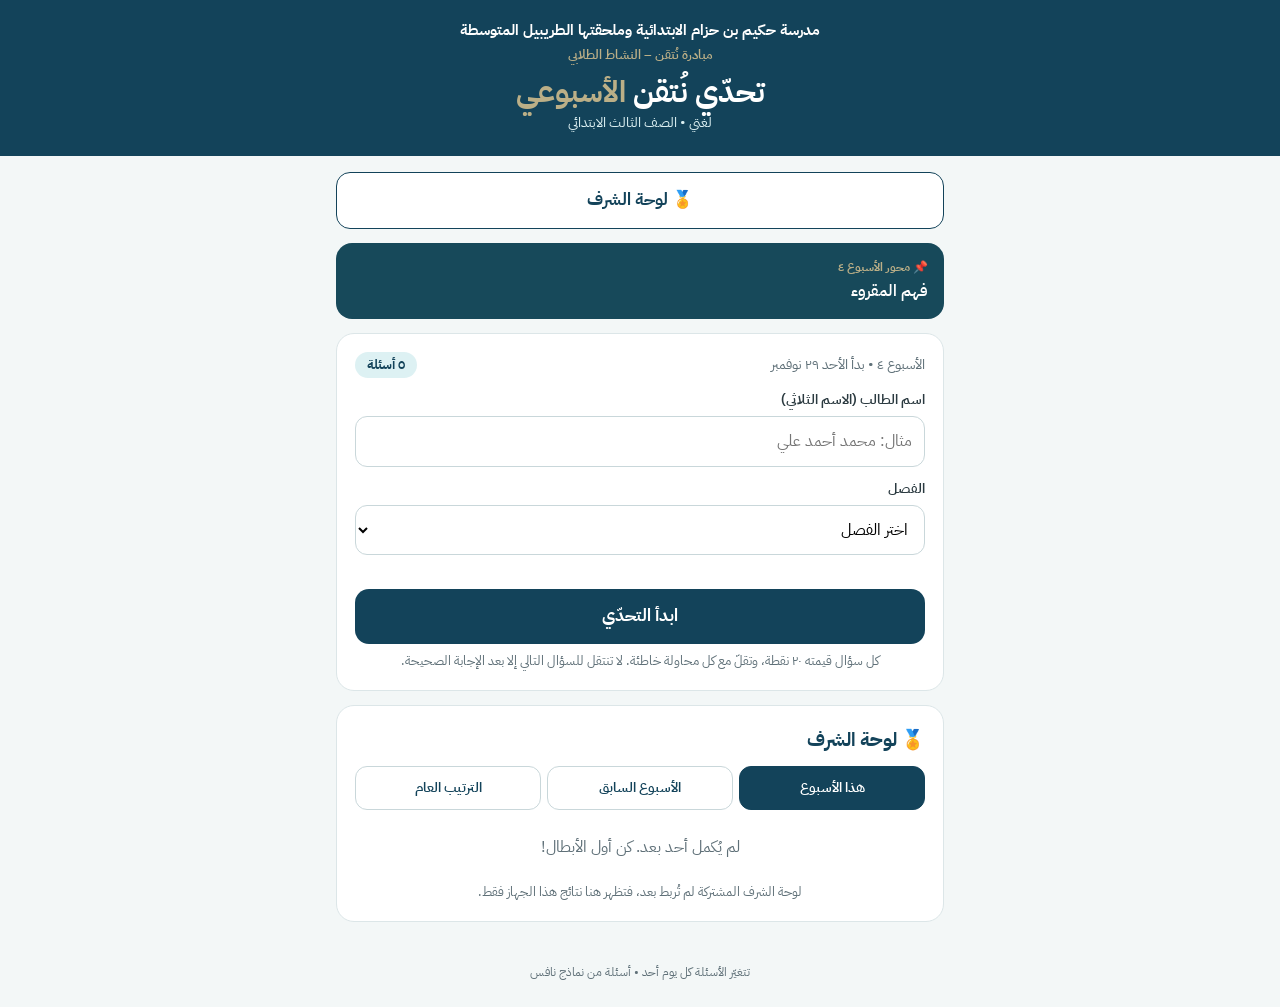
<file: nutqin-weekly/index.html>
<!doctype html>
<html lang="ar" dir="rtl">
<head>
<meta charset="utf-8">
<meta name="viewport" content="width=device-width,initial-scale=1">
<title>تحدّي نُتقن الأسبوعي — لغتي الثالث</title>
<link rel="preconnect" href="https://fonts.googleapis.com">
<link rel="stylesheet" href="https://fonts.googleapis.com/css2?family=IBM+Plex+Sans+Arabic:wght@400;500;600;700&display=swap">
<style>
:root{--navy:#13435A;--navy2:#17495A;--teal:#148E9D;--teal2:#168C9A;--gold:#A99C6E;--gold2:#BBAF87;--ice:#DDF1F3;--ink:#2B3A40;--muted:#5F7078;--bg:#F3F7F7;--ok:#1E8E5A;--bad:#C2410C}
*{box-sizing:border-box}
body{margin:0;background:var(--bg);color:var(--ink);font-family:'IBM Plex Sans Arabic',Tahoma,sans-serif;line-height:1.7}
button{font:inherit;cursor:pointer}
.top{background:var(--navy);color:#fff;padding:18px 16px 22px;text-align:center}
.top .sch{font-size:15px;font-weight:700}
.top .ini{font-size:13px;color:var(--gold2);font-weight:600}
.top h1{margin:6px 0 0;font-size:30px;line-height:1.3}
.top h1 span{color:var(--gold2)}
.top .sub{font-size:14px;color:var(--ice)}
.wrap{max-width:640px;margin:0 auto;padding:16px}
.card{background:#fff;border:1px solid #DCE6E8;border-radius:18px;padding:18px;margin-bottom:14px}
.card h2{margin:0 0 10px;font-size:19px;color:var(--navy)}
.ind{background:var(--navy2);color:#fff;border-radius:16px;padding:14px 16px;margin-bottom:14px}
.ind .k{font-size:12px;color:var(--gold2);font-weight:700}
.ind .v{font-size:16px;font-weight:600}
.wk{display:flex;justify-content:space-between;align-items:center;gap:8px;flex-wrap:wrap;font-size:14px;color:var(--muted)}
.pill{background:var(--ice);color:var(--navy);border-radius:999px;padding:2px 12px;font-weight:700;font-size:13px}
label{display:block;font-weight:600;font-size:14px;margin:10px 0 4px}
input,select{width:100%;font:inherit;padding:11px 12px;border:1.5px solid #C9D7DA;border-radius:12px;background:#fff}
input:focus,select:focus{outline:2px solid var(--teal);border-color:var(--teal)}
.btn{display:block;width:100%;border:0;border-radius:14px;padding:13px;font-weight:700;font-size:17px;background:var(--navy);color:#fff;margin-top:14px;min-height:48px}
.btn.alt{background:#fff;color:var(--navy);border:1.5px solid var(--navy)}
.btn:disabled{opacity:.5;cursor:default}
.err{color:var(--bad);font-size:14px;margin-top:6px;min-height:1em}
.bar{display:flex;gap:6px;margin:4px 0 12px}
.bar i{flex:1;height:6px;border-radius:3px;background:#DCE6E8}
.bar i.ok{background:var(--ok)}.bar i.on{background:var(--teal)}
.passage{background:#FBF9F2;border:1px solid #E8E1C9;border-radius:14px;padding:10px 14px;margin-bottom:12px;font-size:16px}
.passage p{margin:4px 0}
.qimg{display:block;max-width:100%;max-height:260px;margin:0 auto 12px;border-radius:12px}
.stem{font-size:19px;font-weight:700;color:var(--navy);margin-bottom:12px}
.opt{display:flex;align-items:center;gap:12px;width:100%;text-align:right;background:#fff;border:1.5px solid #C9D7DA;border-radius:14px;padding:12px 14px;margin-bottom:10px;font-size:17px;min-height:52px}
.opt b{flex:none;width:32px;height:32px;border-radius:16px;border:1.5px solid var(--teal);color:var(--teal);display:flex;align-items:center;justify-content:center;font-size:15px}
.opt.bad{border-color:var(--bad);background:#FFF4EE;color:#8A2E07}
.opt.bad b{border-color:var(--bad);color:var(--bad)}
.opt.ok{border-color:var(--ok);background:#ECF8F1}
.opt.ok b{background:var(--ok);border-color:var(--ok);color:#fff}
.opt:disabled{cursor:default}
.vals{display:flex;gap:6px;align-items:center;justify-content:center;font-size:13px;color:var(--muted);margin-top:4px}
.vals span{border:1px solid #C9D7DA;border-radius:8px;padding:0 8px}
.vals span.cur{background:var(--ok);border-color:var(--ok);color:#fff;font-weight:700}
.note{font-size:13px;color:var(--muted);text-align:center;margin-top:6px}
.big{font-size:56px;font-weight:700;color:var(--navy);text-align:center;line-height:1.2}
.big small{font-size:20px;color:var(--muted)}
.center{text-align:center}
.tabs{display:flex;gap:6px;margin-bottom:10px;flex-wrap:wrap}
.tabs button{flex:1;border:1.5px solid #C9D7DA;background:#fff;border-radius:12px;padding:8px;font-size:14px;font-weight:600;color:var(--navy);min-height:44px}
.tabs button.on{background:var(--navy);color:#fff;border-color:var(--navy)}
table{width:100%;border-collapse:collapse;font-size:15px}
th{background:var(--teal);color:#fff;font-weight:700;padding:8px;text-align:right}
td{padding:8px;border-bottom:1px solid #E3ECEE}
tr.me td{background:#FFF8E1;font-weight:700}
td.r{width:44px;text-align:center;font-weight:700;color:var(--navy)}
.medal{display:inline-block;width:26px;height:26px;border-radius:13px;line-height:26px;text-align:center;color:#fff;font-size:13px}
.m1{background:#C9A227}.m2{background:#8C9AA0}.m3{background:#B0703A}
.empty{color:var(--muted);text-align:center;padding:14px 0}
.cert{border:3px double var(--gold);border-radius:18px;padding:18px;text-align:center;background:#FFFDF6}
.cert .t{font-size:22px;font-weight:700;color:var(--navy)}
.cert .n{font-size:26px;font-weight:700;color:var(--teal);margin:6px 0}
footer{text-align:center;font-size:12px;color:var(--muted);padding:10px 0 24px}
</style>
</head>
<body>
<header class="top">
<div class="sch">مدرسة حكيم بن حزام الابتدائية وملحقتها الطريبيل المتوسطة</div>
<div class="ini">مبادرة نُتقن – النشاط الطلابي</div>
<h1>تحدّي نُتقن <span>الأسبوعي</span></h1>
<div class="sub">لغتي • الصف الثالث الابتدائي</div>
</header>
<main class="wrap" id="app"></main>
<footer>تتغيّر الأسئلة كل يوم أحد • أسئلة من نماذج نافس</footer>
<script>
// ===== إعداد: رابط جدول قوقل (Apps Script) =====
const API = "__API__";
// =================================================
const DATA = {"secs":["دلالات الألفاظ","فهم المقروء","أفكّر وأبدي رأيي"],"weeks":[{"start":"2026-11-01","sec":0,"q":[{"stem":"وضعْتُ التفّاحَ في ..........","opts":["السيّارة","السلّة","السماء","الثلّاجة"],"ans":2,"ctx":["ما الكلمةُ التي لا تُناسِبُ الجملةَ الآتيةَ؟"],"img":""},{"stem":"ما المفردُ الصحيحُ لكلمةِ «أقلام»؟","opts":["قلَمان","قلَمَيْن","قلَمات","قلَم"],"ans":3,"ctx":["اشترى المعلّمُ مجموعةً جديدةً من الأقلامِ لتوزيعِها على الطلّابِ في بدايةِ الفصلِ الدراسيّ."],"img":""},{"stem":"أسّسَ الإمامُ محمّدُ بنُ سعودٍ الدولةَ الأولى لـ:","opts":["يجمعَ الناسَ على الدينِ والوحدةِ والأمنِ","يجعلَ له قصرًا كبيرًا","يقيمَ السباقاتِ الرياضيّةَ","يسافرَ إلى الدولِ الأخرى"],"ans":0,"ctx":["في يومِ التأسيسِ نفتخرُ بوطنِنا الغالي المملكةِ العربيّةِ السعوديّةِ، ونتذكّرُ كيفَ بدأَ الإمامُ محمّدُ بنُ سعودٍ – رحمَه اللهُ – بناءَ الدولةِ الأولى. كانَ حلمُه أن يكونَ للناسِ وطنٌ يجمعُهم على الدينِ والوحدةِ والأمنِ، فتعاونَ معَ العلماءِ والأهالي، فأقاموا الدولةَ على العدلِ والإيمانِ.","ونحنُ اليومَ نسيرُ على خُطاه في عهدِ ملكِنا ووليِّ عهدِنا – حفظَهما اللهُ –. في يومِ التأسيسِ نلبسُ اللباسَ التراثيَّ، ونرفعُ العلمَ فخرًا واعتزازًا، ونشاهدُ الفعاليّاتِ، ونسمعُ الأناشيدَ الوطنيّةَ فنشعرُ بالسرورِ.","ويعلّمُنا يومُ التأسيسِ أن نحبَّ وطنَنا ونحفظَه من كلِّ سوءٍ؛ فالوطنُ نعمةٌ كبيرةٌ يجبُ أن نشكرَ اللهَ عليها."],"img":""},{"stem":"ما الرأيُ الذي نستطيعُ تكوينَه حولَ المعلوماتِ في النصِّ؟","opts":["غامضةٌ ومربكةٌ","قليلةٌ وغيرُ مفيدةٍ","غيرُ مرتبطةٍ بالموضوعِ","كاملةٌ وواضحةٌ تبيّنُ فخرَ الوطنِ"],"ans":3,"ctx":["منتخبُنا السعوديُّ فخرُ الوطنِ. يحبُّ أبناءُ المملكةِ العربيّةِ السعوديّةِ لعبةَ كرةِ القدمِ؛ فهي لعبةٌ جميلةٌ تعلّمُنا التعاونَ والإخلاصَ والاجتهادَ. ومنتخبُنا السعوديُّ يمثّلُ وطنَنا في الملاعبِ الدوليّةِ.","يلعبُ اللاعبونَ بحبٍّ وحماسٍ لرفعِ العلمِ السعوديِّ عاليًا، ونفرحُ جميعًا عندما يحقّقُ المنتخبُ الفوزَ في المبارياتِ، ونشجّعُه بالهتافِ ورفعِ العلمِ فخرًا واعتزازًا.","ويعلّمُنا اللاعبونَ أن نجتهدَ ونعملَ كفريقٍ واحدٍ، كما يعلّمونَنا الأدبَ الرياضيَّ واحترامَ الفريقِ الآخرِ. فالفوزُ الحقيقيُّ هو أن نكونَ مثالًا في الأخلاقِ والعطاءِ."],"img":""},{"stem":"نوعُ كلمةِ (الجنود) في النصِّ:","opts":["مؤنّث – اسم – مفرد","مذكّر – اسم – جمع","مذكّر – فعل – جمع","مذكّر – اسم – مثنّى"],"ans":1,"ctx":["المملكةُ العربيّةُ السعوديّةُ وطنُنا الغالي، ننعمُ فيه بالأمنِ والأمانِ، ويعيشُ فيه الناسُ متعاونينَ متحابّينَ. وقد بذلَ الملكُ المؤسّسُ عبدُالعزيزِ – رحمَه اللهُ – جهودًا كبيرةً في توحيدِ البلادِ وجمعِ كلمةِ أهلِها، حتّى أصبحتْ دولةً قويّةً موحّدةً.","ويرتفعُ فوقَ رؤوسِنا العلمُ الأخضرُ يحملُ كلمةَ التوحيدِ، فنشعرُ بفخرٍ وعزّةٍ، ويحرسُ جنودُنا البواسلُ حدودَ الوطنِ ليلًا ونهارًا، حتّى ينامَ المواطنونَ في أمانٍ.","ويحبُّ الطلابُ وطنَهم كثيرًا؛ فيجتهدونَ في دروسِهم، ويحافظونَ على نظافةِ مدرستِهم، ويساعدونَ زملاءَهم، ويحلمونَ أن يصبحوا أطبّاءَ ومعلّمينَ ومهندسينَ يخدمونَ وطنَهم. فحبُّ السعوديّةِ ليسَ كلامًا، بل عملٌ وإخلاصٌ."],"img":""}]},{"start":"2026-11-08","sec":1,"q":[{"stem":"يمكنُ للتعاونِ أن يقوّيَ المجتمعَ بـ:","opts":["جعلِ الناسِ يعملونَ وحدَهم","جمعِ الجهودِ وتحقيقِ النجاحِ","زيادةِ العداوةِ بينَ الأفرادِ","تركِ المساعدةِ والاهتمامِ"],"ans":1,"ctx":["يعيشُ الناسُ في المجتمعِ معًا، ويحتاجونَ إلى بعضِهم في حياتِهم اليوميّةِ، والتعاونُ يساعدُ الجميعَ على إنجازِ الأعمالِ بسهولةٍ وسرعةٍ.","عندما يتعاونُ الأطفالُ في المدرسةِ يصبحُ الدرسُ ممتعًا ويزدادُ الفهمُ، وكذلك التعاونُ بينَ الجيرانِ يجعلُ الحيَّ نظيفًا وآمنًا.","ويستطيعُ الأطفالُ مشاركةَ الألعابِ والكتبِ معَ أصدقائِهم ليتعلّموا المشاركةَ والعطاءَ. فالتعاونُ قيمةٌ مهمّةٌ تجعلُ المجتمعَ أقوى وأكثرَ ترابطًا."],"img":""},{"stem":"ما الفكرةُ الرئيسةُ للفقرةِ الأولى من النصِّ؟","opts":["قراءةُ الطلابِ في المكتبةِ","تنظيمُ معرضِ الكتابِ السنويِّ في المدرسةِ","أنواعُ الكتبِ المفضّلةِ","أهميّةُ النشاطِ الرياضيِّ"],"ans":1,"ctx":["تستضيفُ المدرسةُ كلَّ عامٍ معرضًا للكتابِ، تُعرَضُ فيه أنواعٌ متعدّدةٌ من الكتبِ التي تناسبُ جميعَ الأعمارِ. ويشجّعُ المعرضُ الطلابَ على القراءةِ، ويمنحُهم فرصةَ اقتناءِ كتبٍ جديدةٍ.","ويُعَدُّ هذا المعرضُ فرصةً رائعةً لنشرِ الثقافةِ وتحفيزِ الطلابِ على الاهتمامِ بالقراءةِ والتعلّمِ."],"img":""},{"stem":"ما الجملةُ التي تستخدمُ كلمةَ «تسلَّلَتْ» بشكلٍ صحيحٍ؟","opts":["تسلَّلَتِ السيّارةُ في القراءةِ.","تسلَّلَتِ القطّةُ إلى المطبخِ بهدوءٍ.","تسلَّلَتِ الحقيبةُ في الحقلِ.","تسلَّلَ البابُ عن الطريقِ."],"ans":1,"ctx":[],"img":""},{"stem":"ما رأيُك في موضوعِ النصِّ؟","opts":["غامضٌ ويجعلُ الطالبَ يتشوّشُ","لا يقدّمُ معلوماتٍ","واضحٌ ويقرّبُ المعنى بسهولةٍ","غيرُ مرتبطٍ بالعنوانِ"],"ans":2,"ctx":["منتخبُنا السعوديُّ فخرُ الوطنِ. يحبُّ أبناءُ المملكةِ العربيّةِ السعوديّةِ لعبةَ كرةِ القدمِ؛ فهي لعبةٌ جميلةٌ تعلّمُنا التعاونَ والإخلاصَ والاجتهادَ. ومنتخبُنا السعوديُّ يمثّلُ وطنَنا في الملاعبِ الدوليّةِ.","يلعبُ اللاعبونَ بحبٍّ وحماسٍ لرفعِ العلمِ السعوديِّ عاليًا، ونفرحُ جميعًا عندما يحقّقُ المنتخبُ الفوزَ في المبارياتِ، ونشجّعُه بالهتافِ ورفعِ العلمِ فخرًا واعتزازًا.","ويعلّمُنا اللاعبونَ أن نجتهدَ ونعملَ كفريقٍ واحدٍ، كما يعلّمونَنا الأدبَ الرياضيَّ واحترامَ الفريقِ الآخرِ. فالفوزُ الحقيقيُّ هو أن نكونَ مثالًا في الأخلاقِ والعطاءِ."],"img":""},{"stem":"لماذا سعتِ المملكةُ إلى استثمارِ الشمسِ والرياحِ لتوليدِ الكهرباءِ؟","opts":["لبناءِ مصانعِ سيّاراتٍ جديدةٍ","لإنتاجِ الطاقةِ المؤقّتةِ","لزيادةِ استهلاكِ النفطِ","لتقليلِ الاعتمادِ على النفطِ وتحقيقِ الاستقرارِ الاقتصاديِّ"],"ans":3,"ctx":["وقفَ سالمٌ بجانبِ والدِه يتأمّلُ صفوفَ الألواحِ الشمسيّةِ الممتدّةِ في الأفقِ، وقد كانتْ تلمعُ تحتَ أشعّةِ الشمسِ كمرآةٍ ضخمةٍ.","قالَ سالمٌ بإعجابٍ: ما أجملَ هذا المنظرَ يا أبي! هل تولّدُ هذه الألواحُ الكهرباءَ حقًّا؟ ابتسمَ الأبُ وقالَ: نعم يا بنيّ، هذا أحدُ مشاريعِ الطاقةِ المتجدّدةِ، وهو من مبادراتِ رؤيةِ السعوديّةِ 2030 التي تهدفُ إلى تنويعِ مصادرِ الطاقةِ في بلادِنا.","سارَ الاثنانِ بينَ الممرّاتِ، فشرحَ الأبُ لابنِه كيفَ تسعى المملكةُ إلى استثمارِ الشمسِ والرياحِ لتوليدِ الكهرباءِ النظيفةِ، حتّى يقلَّ الاعتمادُ على النفطِ، وتُحفَظَ البيئةُ، وينعمَ الناسُ باقتصادٍ مستقرٍّ وبيئةٍ صحيّةٍ.","قالَ سالمٌ بحماسٍ: إذن سننتجُ الطاقةَ من الطبيعةِ دونَ أن نؤذيَها! فأجابَه الأبُ بفخرٍ: هذا ما نسعى إليه.","وفي نهايةِ الجولةِ قالَ سالمٌ: سأكبرُ يا أبي لأعملَ في هذا المشروعِ العظيمِ، وأكونَ جزءًا من السعوديّةِ الخضراءِ التي تضيءُ العالمَ بطاقةٍ متجدّدةٍ لا تنفدُ."],"img":""}]},{"start":"2026-11-15","sec":2,"q":[{"stem":"ما العبرةُ التي يتعلّمُها الطالبُ من النصِّ؟","opts":["تركُ دراستِه","الاستغناءُ عن الوطنِ","السفرُ دائمًا","أن يحميَ الوطنَ ويقدّرَ نعمةَ الأمنِ"],"ans":3,"ctx":["في يومِ التأسيسِ نفتخرُ بوطنِنا الغالي المملكةِ العربيّةِ السعوديّةِ، ونتذكّرُ كيفَ بدأَ الإمامُ محمّدُ بنُ سعودٍ – رحمَه اللهُ – بناءَ الدولةِ الأولى. كانَ حلمُه أن يكونَ للناسِ وطنٌ يجمعُهم على الدينِ والوحدةِ والأمنِ، فتعاونَ معَ العلماءِ والأهالي، فأقاموا الدولةَ على العدلِ والإيمانِ.","ونحنُ اليومَ نسيرُ على خُطاه في عهدِ ملكِنا ووليِّ عهدِنا – حفظَهما اللهُ –. في يومِ التأسيسِ نلبسُ اللباسَ التراثيَّ، ونرفعُ العلمَ فخرًا واعتزازًا، ونشاهدُ الفعاليّاتِ، ونسمعُ الأناشيدَ الوطنيّةَ فنشعرُ بالسرورِ.","ويعلّمُنا يومُ التأسيسِ أن نحبَّ وطنَنا ونحفظَه من كلِّ سوءٍ؛ فالوطنُ نعمةٌ كبيرةٌ يجبُ أن نشكرَ اللهَ عليها."],"img":""},{"stem":"أيُّ العباراتِ الآتيةِ تعبّرُ عن شعورِ الكاتبِ تجاهَ وطنِه؟","opts":["«يحرسُ جنودُنا حدودَ الوطنِ»","«فنشعرُ بفخرٍ وعزّةٍ»","«يحافظونَ على نظافةِ مدرستِهم»","«يحلمونَ أن يصبحوا أطبّاءَ»"],"ans":1,"ctx":["المملكةُ العربيّةُ السعوديّةُ وطنُنا الغالي، ننعمُ فيه بالأمنِ والأمانِ، ويعيشُ فيه الناسُ متعاونينَ متحابّينَ. وقد بذلَ الملكُ المؤسّسُ عبدُالعزيزِ – رحمَه اللهُ – جهودًا كبيرةً في توحيدِ البلادِ وجمعِ كلمةِ أهلِها، حتّى أصبحتْ دولةً قويّةً موحّدةً.","ويرتفعُ فوقَ رؤوسِنا العلمُ الأخضرُ يحملُ كلمةَ التوحيدِ، فنشعرُ بفخرٍ وعزّةٍ، ويحرسُ جنودُنا البواسلُ حدودَ الوطنِ ليلًا ونهارًا، حتّى ينامَ المواطنونَ في أمانٍ.","ويحبُّ الطلابُ وطنَهم كثيرًا؛ فيجتهدونَ في دروسِهم، ويحافظونَ على نظافةِ مدرستِهم، ويساعدونَ زملاءَهم، ويحلمونَ أن يصبحوا أطبّاءَ ومعلّمينَ ومهندسينَ يخدمونَ وطنَهم. فحبُّ السعوديّةِ ليسَ كلامًا، بل عملٌ وإخلاصٌ."],"img":""},{"stem":"ما نوعُ كلمةِ (الكُتُب) في الجملةِ السابقةِ؟","opts":["مذكَّر – فعل – جمع","مؤنَّث – اسم – مفرد","مذكَّر – اسم – جمع","مذكَّر – اسم – مثنًّى"],"ans":2,"ctx":["«حيثُ يجدُ الكثيرَ من الكتبِ المفيدةِ»."],"img":""},{"stem":"الجملةُ التي استُخدِمتْ فيها كلمةُ (الأمان) استخدامًا صحيحًا:","opts":["يشعرُ الطفلُ بالأمانِ في حضنِ أمِّه.","أكلتُ الأمانَ في الصباحِ.","لعبَ الأمانُ في الحديقةِ.","كتبَ الأمانُ الدرسَ."],"ans":0,"ctx":["المملكةُ العربيّةُ السعوديّةُ وطنُنا الغالي، ننعمُ فيه بالأمنِ والأمانِ، ويعيشُ فيه الناسُ متعاونينَ متحابّينَ. وقد بذلَ الملكُ المؤسّسُ عبدُالعزيزِ – رحمَه اللهُ – جهودًا كبيرةً في توحيدِ البلادِ وجمعِ كلمةِ أهلِها، حتّى أصبحتْ دولةً قويّةً موحّدةً.","ويرتفعُ فوقَ رؤوسِنا العلمُ الأخضرُ يحملُ كلمةَ التوحيدِ، فنشعرُ بفخرٍ وعزّةٍ، ويحرسُ جنودُنا البواسلُ حدودَ الوطنِ ليلًا ونهارًا، حتّى ينامَ المواطنونَ في أمانٍ.","ويحبُّ الطلابُ وطنَهم كثيرًا؛ فيجتهدونَ في دروسِهم، ويحافظونَ على نظافةِ مدرستِهم، ويساعدونَ زملاءَهم، ويحلمونَ أن يصبحوا أطبّاءَ ومعلّمينَ ومهندسينَ يخدمونَ وطنَهم. فحبُّ السعوديّةِ ليسَ كلامًا، بل عملٌ وإخلاصٌ."],"img":""},{"stem":"ما رأيُك في النصِّ؟","opts":["مملٌّ وغيرُ ممتعٍ","يدعو إلى شكرِ اللهِ على نعمةِ الوطنِ","لا يهتمُّ بالوطنِ","يفضّلُ السفرَ واللعبَ"],"ans":1,"ctx":["في يومِ التأسيسِ نفتخرُ بوطنِنا الغالي المملكةِ العربيّةِ السعوديّةِ، ونتذكّرُ كيفَ بدأَ الإمامُ محمّدُ بنُ سعودٍ – رحمَه اللهُ – بناءَ الدولةِ الأولى. كانَ حلمُه أن يكونَ للناسِ وطنٌ يجمعُهم على الدينِ والوحدةِ والأمنِ، فتعاونَ معَ العلماءِ والأهالي، فأقاموا الدولةَ على العدلِ والإيمانِ.","ونحنُ اليومَ نسيرُ على خُطاه في عهدِ ملكِنا ووليِّ عهدِنا – حفظَهما اللهُ –. في يومِ التأسيسِ نلبسُ اللباسَ التراثيَّ، ونرفعُ العلمَ فخرًا واعتزازًا، ونشاهدُ الفعاليّاتِ، ونسمعُ الأناشيدَ الوطنيّةَ فنشعرُ بالسرورِ.","ويعلّمُنا يومُ التأسيسِ أن نحبَّ وطنَنا ونحفظَه من كلِّ سوءٍ؛ فالوطنُ نعمةٌ كبيرةٌ يجبُ أن نشكرَ اللهَ عليها."],"img":""}]},{"start":"2026-11-29","sec":1,"q":[{"stem":"ما المعنى الذي يمكنُ استخلاصُه من الحديثِ الشريفِ؟","opts":["الإنسانُ يختارُ وظيفتَه بنفسِه فقط.","العملُ ليسَ ضروريًّا إذا لم يُطلَبْ منك.","جميعُ الناسِ متشابهونَ في قدراتِهم وأعمالِهم.","كلُّ إنسانٍ مُيسَّرٌ لما يناسبُ فطرتَه ومهاراتِه."],"ans":3,"ctx":["قالَ رسولُ اللهِ ﷺ: «اعملوا فكلٌّ مُيسَّرٌ لما خُلِقَ له»."],"img":""},{"stem":"هل يكفي أن نحبَّ الوطنَ بالكلامِ؟","opts":["لا، بل بالعملِ والإخلاصِ كما في النصِّ","نعم، الكلامُ يكفي","نغنّي فقط","نرفعُ الشعارَ بلا عملٍ"],"ans":0,"ctx":["يحبُّ الأولادُ وطنَهم السعوديّةَ؛ فهي أرضُ الأمنِ والعزِّ. ويتذكّرُ الناسُ يومَ التأسيسِ الذي بدأَ فيه المجدُ والعمارُ، حينَ أسّسَ الإمامُ محمّدُ بنُ سعودٍ – رحمَه اللهُ – الدولةَ الأولى في الدرعيّةِ. كانَ الناسُ يتعاونونَ ويعملونَ بجدٍّ لبناءِ وطنٍ قويٍّ.","وفي يومِ التأسيسِ يفرحُ الأطفالُ، فيرتدونَ اللباسَ التراثيَّ، ويرفعونَ العلمَ بفخرٍ، وتتزيّنُ المدارسُ بالألوانِ والأناشيدِ الوطنيّةِ.","يقولُ المعلّمُ: «مَن يحبُّ وطنَه يعملُ ويخلصُ له»، ويتعلّمُ الأولادُ أنّ الوطنَ بيتٌ كبيرٌ نحفظُه بالعملِ والمحبّةِ، ويدعونَ اللهَ أن يحميَ الوطنَ ويديمَ فيه الأمنَ والرخاءَ."],"img":""},{"stem":"ما معنى كلمةِ «تحدِّيات» في الجملةِ السابقةِ؟","opts":["إنجازات","مطالِب","تحسينات","صعوبات"],"ans":3,"ctx":["واجهَ الفريقُ تحدِّياتٍ صعبةً خلالَ الرحلةِ، لكنَّه تغلَّبَ عليها بالتعاونِ والعزيمةِ."],"img":""},{"stem":"لو رأيتَ زميلًا لا يريدُ المشاركةَ في يومِ التأسيسِ، ماذا تفعلُ؟","opts":["أتركُه وحدَه","أسخرُ منه","أغضبُ عليه","أشجّعُه بحبٍّ ليحبَّ الوطنَ"],"ans":3,"ctx":["يحبُّ الأولادُ وطنَهم السعوديّةَ؛ فهي أرضُ الأمنِ والعزِّ. ويتذكّرُ الناسُ يومَ التأسيسِ الذي بدأَ فيه المجدُ والعمارُ، حينَ أسّسَ الإمامُ محمّدُ بنُ سعودٍ – رحمَه اللهُ – الدولةَ الأولى في الدرعيّةِ. كانَ الناسُ يتعاونونَ ويعملونَ بجدٍّ لبناءِ وطنٍ قويٍّ.","وفي يومِ التأسيسِ يفرحُ الأطفالُ، فيرتدونَ اللباسَ التراثيَّ، ويرفعونَ العلمَ بفخرٍ، وتتزيّنُ المدارسُ بالألوانِ والأناشيدِ الوطنيّةِ.","يقولُ المعلّمُ: «مَن يحبُّ وطنَه يعملُ ويخلصُ له»، ويتعلّمُ الأولادُ أنّ الوطنَ بيتٌ كبيرٌ نحفظُه بالعملِ والمحبّةِ، ويدعونَ اللهَ أن يحميَ الوطنَ ويديمَ فيه الأمنَ والرخاءَ."],"img":""},{"stem":"في أيِّ شيءٍ يتشابهُ فيصلٌ ووالدُه في النصِّ؟","opts":["كلاهما يعملُ مهندسًا","كلاهما يفخرُ بمشروعِ المربّعِ الجديدِ","كلاهما يريدُ السفرَ","كلاهما لم يُعجَبْ بالمشروعِ"],"ans":1,"ctx":["كانَ فيصلٌ يقفُ أمامَ لوحةٍ ضخمةٍ تُظهِرُ تصميمًا مذهلًا لمشروعٍ جديدٍ في قلبِ الرياضِ، فسألَ والدَه بدهشةٍ: أبي، ما هذه المباني التي تشبهُ مدنَ المستقبلِ؟","ابتسمَ الأبُ وقالَ بفخرٍ: هذا يا بنيّ مشروعُ «المربّعِ الجديدِ»، أحدُ مشاريعِ رؤيةِ السعوديّةِ 2030، وسيغيّرُ معالمَ الرياضِ ويجعلُها من أجملِ المدنِ في العالمِ.","سارَ فيصلٌ ووالدُه في أرجاءِ المعرضِ، فشاهدا مجسّماتٍ للمشروعِ، ومهندسينَ يعملونَ على تصاميمَ تجمعُ بينَ الحداثةِ والهويّةِ السعوديّةِ. قالَ الأبُ: سيُقامُ هنا مجمّعٌ كبيرٌ للشققِ والفنادقِ والمتاجرِ والمراكزِ الترفيهيّةِ، وسيكونُ كلُّ شيءٍ متّصلًا بنظامِ نقلٍ داخليٍّ ذكيٍّ يسهّلُ على السكّانِ الوصولَ إلى أيِّ مكانٍ.","نظرَ فيصلٌ إلى الأفقِ وقالَ بإعجابٍ: مشروعٌ عظيمٌ يا أبي! سيصبحُ المربّعُ الجديدُ كأنّه بوّابةٌ إلى المستقبلِ.","وفي نهايةِ الجولةِ قالَ فيصلٌ: يا أبي، سأدرسُ الهندسةَ لأساهمَ في بناءِ مشاريعَ جديدةٍ، وأكونَ جزءًا من رؤيةِ السعوديّةِ 2030."],"img":""}]},{"start":"2026-12-06","sec":0,"q":[{"stem":"الكلمةُ المناسبةُ لإتمامِ الجملةِ السابقةِ هي:","opts":["يُخالِفون","يُهمِلون","يَسيرون","يَشكُرون"],"ans":2,"ctx":["لعلَّ جيلَ اليومِ يعترفونَ بفضلِ العالِمِ، و.......... على خُطاه."],"img":""},{"stem":"إلى أيِّ فئةٍ تنتمي كلمةُ (القِصَص)؟","opts":["اسم – مؤنَّث – جمع","فعل – مذكَّر – مفرد","حرف – مؤنَّث – مثنًّى","اسم – مذكَّر – مفرد"],"ans":0,"ctx":["تعلَّمَ التلاميذُ من القِصَصِ أنَّ الكلمةَ الطيّبةَ تصنعُ يومًا جميلًا."],"img":""},{"stem":"ما السببُ الرئيسُ الذي جعلَ المدرسةَ تنظّمُ حملةَ زراعةِ الأشجارِ؟","opts":["تنظيمُ مسابقةٍ بينَ الصفوفِ","الاحتفالُ باليومِ الوطنيِّ","تزيينُ المدرسةِ فقط","زيادةُ المساحاتِ الخضراءِ وتوعيةُ الطلابِ بأهميّةِ الحفاظِ على البيئةِ"],"ans":3,"ctx":["في يومٍ من الأيّامِ نظّمتِ المدرسةُ حملةً لزراعةِ الأشجارِ في حديقتِها، وشاركَ جميعُ الطلابِ والمعلّمينَ في الحملةِ بحماسٍ. كانَ الهدفُ من الحملةِ زيادةَ المساحاتِ الخضراءِ وتوعيةَ الطلابِ بأهميّةِ الحفاظِ على البيئةِ. وبعدَ انتهاءِ الحملةِ شعرَ الجميعُ بالسعادةِ والفخرِ بما أنجزوه."],"img":""},{"stem":"ما رأيُك في عبارةِ «الوطنُ بيتٌ كبيرٌ»؟","opts":["تعبيرٌ رائعٌ يعلّمُنا المسؤوليّةَ","عبارةٌ غيرُ واضحةٍ","لا معنى لها","تجعلُني أشعرُ بالمللِ"],"ans":0,"ctx":["يحبُّ الأولادُ وطنَهم السعوديّةَ؛ فهي أرضُ الأمنِ والعزِّ. ويتذكّرُ الناسُ يومَ التأسيسِ الذي بدأَ فيه المجدُ والعمارُ، حينَ أسّسَ الإمامُ محمّدُ بنُ سعودٍ – رحمَه اللهُ – الدولةَ الأولى في الدرعيّةِ. كانَ الناسُ يتعاونونَ ويعملونَ بجدٍّ لبناءِ وطنٍ قويٍّ.","وفي يومِ التأسيسِ يفرحُ الأطفالُ، فيرتدونَ اللباسَ التراثيَّ، ويرفعونَ العلمَ بفخرٍ، وتتزيّنُ المدارسُ بالألوانِ والأناشيدِ الوطنيّةِ.","يقولُ المعلّمُ: «مَن يحبُّ وطنَه يعملُ ويخلصُ له»، ويتعلّمُ الأولادُ أنّ الوطنَ بيتٌ كبيرٌ نحفظُه بالعملِ والمحبّةِ، ويدعونَ اللهَ أن يحميَ الوطنَ ويديمَ فيه الأمنَ والرخاءَ."],"img":""},{"stem":"العنصرُ الرئيسُ الذي يجمعُ بينَ الأحداثِ في النصِّ هو:","opts":["لعبةٌ في الساحةِ","يومٌ دراسيٌّ في حياةِ عليٍّ","رحلةٌ إلى الحديقةِ","حفلٌ في المدرسةِ"],"ans":1,"ctx":["استيقظَ عليٌّ في صباحِ يومٍ مشمسٍ، وجهّزَ نفسَه للذهابِ إلى المدرسةِ. بعدَ تناولِ وجبةِ الإفطارِ حملَ حقيبتَه وخرجَ مسرعًا. وفي الطريقِ التقى صديقَه أحمدَ، وأخذا يتبادلانِ الحديثَ عن الدروسِ والأنشطةِ المدرسيّةِ. وعندَ وصولِهما إلى المدرسةِ بدأَ الطابورُ الصباحيُّ، ثمّ دخلَ الطلابُ إلى فصولِهم لبدايةِ الحصصِ الدراسيّةِ."],"img":""}]},{"start":"2026-12-13","sec":1,"q":[{"stem":"إذا تعاونَ الأطفالُ في المدرسةِ، فماذا سيحدثُ؟","opts":["سيشعرونَ بالمللِ","سيتنافرونَ","سيتأخّرُ إنجازُ الدروسِ","سيزدادُ الفهمُ ويصبحُ الدرسُ ممتعًا"],"ans":3,"ctx":["يعيشُ الناسُ في المجتمعِ معًا، ويحتاجونَ إلى بعضِهم في حياتِهم اليوميّةِ، والتعاونُ يساعدُ الجميعَ على إنجازِ الأعمالِ بسهولةٍ وسرعةٍ.","عندما يتعاونُ الأطفالُ في المدرسةِ يصبحُ الدرسُ ممتعًا ويزدادُ الفهمُ، وكذلك التعاونُ بينَ الجيرانِ يجعلُ الحيَّ نظيفًا وآمنًا.","ويستطيعُ الأطفالُ مشاركةَ الألعابِ والكتبِ معَ أصدقائِهم ليتعلّموا المشاركةَ والعطاءَ. فالتعاونُ قيمةٌ مهمّةٌ تجعلُ المجتمعَ أقوى وأكثرَ ترابطًا."],"img":""},{"stem":"إذا كانَ القطُّ مريضًا جدًّا، فما الحلُّ المناسبُ الذي يمكنُ أن يقومَ به سامي؟","opts":["يتركُه ويذهبُ","يغطّيه وينساه","يأخذُه إلى الطبيبِ البيطريِّ","يخبرُ أصدقاءَه فقط"],"ans":2,"ctx":["كانَ الطفلُ سامي يسيرُ في طريقِ المدرسةِ، فسمعَ صوتَ قطٍّ صغيرٍ يبكي تحتَ الشجرةِ. توقّفَ سامي ونظرَ إليه، فوجدَه جائعًا يرتعشُ من البردِ، فأخذَه بلطفٍ ووضعَه في صندوقٍ صغيرٍ وغطّاه بقطعةِ قماشٍ دافئةٍ. وعندما وصلَ إلى المدرسةِ أخبرَ معلّمَه بما فعلَ، فابتسمَ المعلّمُ وقالَ: «هذه هي الرحمةُ الحقيقيّةُ».","بعدَ الدراسةِ أخذَ سامي القطَّ إلى البيتِ وأعطاه الطعامَ والماءَ، فأحبَّه القطُّ وبقيَ معه يلعبُ كلَّ يومٍ. شعرَ سامي بالسعادةِ لأنّه أنقذَ مخلوقًا ضعيفًا، وقالتْ له أمُّه: «مَن يرحمِ الناسَ والحيواناتِ يرحمْه اللهُ».","شكرَ سامي أمَّه ووعدَها أن يكونَ رحيمًا دائمًا، فصارَ كلُّ مَن يعرفُه يقولُ: «سامي صاحبُ القلبِ الرحيمِ»."],"img":""},{"stem":"السياقُ المناسبُ لكلمةِ (القاحلة) من الجملِ التاليةِ هو:","opts":["زارَ أحمدُ الصحراءَ ..........","سُعِدْتُ بمنظرِ .......... البحرِ.","شاهدَ خالدٌ الشلّالَ ..........","ركبَ عادلٌ الطائرةَ .........."],"ans":0,"ctx":[],"img":""},{"stem":"ما رأيُك في أثرِ النصِّ؟","opts":["يسبّبُ المللَ","يُشعِرُ بالفخرِ وحبِّ الوطنِ","يحثُّ على تركِ الرياضةِ","لا يؤثّرُ أبدًا"],"ans":1,"ctx":["منتخبُنا السعوديُّ فخرُ الوطنِ. يحبُّ أبناءُ المملكةِ العربيّةِ السعوديّةِ لعبةَ كرةِ القدمِ؛ فهي لعبةٌ جميلةٌ تعلّمُنا التعاونَ والإخلاصَ والاجتهادَ. ومنتخبُنا السعوديُّ يمثّلُ وطنَنا في الملاعبِ الدوليّةِ.","يلعبُ اللاعبونَ بحبٍّ وحماسٍ لرفعِ العلمِ السعوديِّ عاليًا، ونفرحُ جميعًا عندما يحقّقُ المنتخبُ الفوزَ في المبارياتِ، ونشجّعُه بالهتافِ ورفعِ العلمِ فخرًا واعتزازًا.","ويعلّمُنا اللاعبونَ أن نجتهدَ ونعملَ كفريقٍ واحدٍ، كما يعلّمونَنا الأدبَ الرياضيَّ واحترامَ الفريقِ الآخرِ. فالفوزُ الحقيقيُّ هو أن نكونَ مثالًا في الأخلاقِ والعطاءِ."],"img":""},{"stem":"ما الهدفُ الرئيسُ الذي يستندُ إليه النصُّ؟","opts":["كرةُ القدمِ لعبةٌ متعبةٌ","اللاعبونَ يسافرونَ كثيرًا","المنتخبُ السعوديُّ يمثّلُ الوطنَ","الناسُ لا يحبّونَ المبارياتِ"],"ans":2,"ctx":["منتخبُنا السعوديُّ فخرُ الوطنِ. يحبُّ أبناءُ المملكةِ العربيّةِ السعوديّةِ لعبةَ كرةِ القدمِ؛ فهي لعبةٌ جميلةٌ تعلّمُنا التعاونَ والإخلاصَ والاجتهادَ. ومنتخبُنا السعوديُّ يمثّلُ وطنَنا في الملاعبِ الدوليّةِ.","يلعبُ اللاعبونَ بحبٍّ وحماسٍ لرفعِ العلمِ السعوديِّ عاليًا، ونفرحُ جميعًا عندما يحقّقُ المنتخبُ الفوزَ في المبارياتِ، ونشجّعُه بالهتافِ ورفعِ العلمِ فخرًا واعتزازًا.","ويعلّمُنا اللاعبونَ أن نجتهدَ ونعملَ كفريقٍ واحدٍ، كما يعلّمونَنا الأدبَ الرياضيَّ واحترامَ الفريقِ الآخرِ. فالفوزُ الحقيقيُّ هو أن نكونَ مثالًا في الأخلاقِ والعطاءِ."],"img":""}]},{"start":"2026-12-20","sec":2,"q":[{"stem":"هل المعلوماتُ عن يومِ التأسيسِ في النصِّ واضحةٌ؟","opts":["لا، لأنّه لم يذكرْ شيئًا","نعم، لأنّه ذكرَ مَن أسّسَ الدولةَ","غيرُ موجودةٍ في النصِّ","غامضةٌ وغيرُ مفهومةٍ"],"ans":1,"ctx":["يحبُّ الأولادُ وطنَهم السعوديّةَ؛ فهي أرضُ الأمنِ والعزِّ. ويتذكّرُ الناسُ يومَ التأسيسِ الذي بدأَ فيه المجدُ والعمارُ، حينَ أسّسَ الإمامُ محمّدُ بنُ سعودٍ – رحمَه اللهُ – الدولةَ الأولى في الدرعيّةِ. كانَ الناسُ يتعاونونَ ويعملونَ بجدٍّ لبناءِ وطنٍ قويٍّ.","وفي يومِ التأسيسِ يفرحُ الأطفالُ، فيرتدونَ اللباسَ التراثيَّ، ويرفعونَ العلمَ بفخرٍ، وتتزيّنُ المدارسُ بالألوانِ والأناشيدِ الوطنيّةِ.","يقولُ المعلّمُ: «مَن يحبُّ وطنَه يعملُ ويخلصُ له»، ويتعلّمُ الأولادُ أنّ الوطنَ بيتٌ كبيرٌ نحفظُه بالعملِ والمحبّةِ، ويدعونَ اللهَ أن يحميَ الوطنَ ويديمَ فيه الأمنَ والرخاءَ."],"img":""},{"stem":"ما رأيُك في عملِ الأولادِ وهم يزيّنونَ المدرسةَ في يومِ التأسيسِ؟","opts":["عملٌ عاديٌّ لا يهمّني","عملٌ صعبُ الفهمِ","عملٌ يشجّعُ على الإخلاصِ","عملٌ لا يعني الأطفالَ"],"ans":2,"ctx":["يحبُّ الأولادُ وطنَهم السعوديّةَ؛ فهي أرضُ الأمنِ والعزِّ. ويتذكّرُ الناسُ يومَ التأسيسِ الذي بدأَ فيه المجدُ والعمارُ، حينَ أسّسَ الإمامُ محمّدُ بنُ سعودٍ – رحمَه اللهُ – الدولةَ الأولى في الدرعيّةِ. كانَ الناسُ يتعاونونَ ويعملونَ بجدٍّ لبناءِ وطنٍ قويٍّ.","وفي يومِ التأسيسِ يفرحُ الأطفالُ، فيرتدونَ اللباسَ التراثيَّ، ويرفعونَ العلمَ بفخرٍ، وتتزيّنُ المدارسُ بالألوانِ والأناشيدِ الوطنيّةِ.","يقولُ المعلّمُ: «مَن يحبُّ وطنَه يعملُ ويخلصُ له»، ويتعلّمُ الأولادُ أنّ الوطنَ بيتٌ كبيرٌ نحفظُه بالعملِ والمحبّةِ، ويدعونَ اللهَ أن يحميَ الوطنَ ويديمَ فيه الأمنَ والرخاءَ."],"img":""},{"stem":"جميعُ الكلماتِ التاليةِ تحملُ المعنى نفسَه ما عدا:","opts":["جَدِيد","حَدِيث","عَصْرِيّ","قَدِيم"],"ans":3,"ctx":[],"img":""},{"stem":"هل النصُّ يوضّحُ معنى الحبِّ للوطنِ؟","opts":["لا، لأنّه عن المدرسةِ","لا، لأنّه يتكلّمُ عن اللباسِ فقط","غيرُ واضحٍ","نعم، لأنّه يذكرُ العملَ والإخلاصَ"],"ans":3,"ctx":["يحبُّ الأولادُ وطنَهم السعوديّةَ؛ فهي أرضُ الأمنِ والعزِّ. ويتذكّرُ الناسُ يومَ التأسيسِ الذي بدأَ فيه المجدُ والعمارُ، حينَ أسّسَ الإمامُ محمّدُ بنُ سعودٍ – رحمَه اللهُ – الدولةَ الأولى في الدرعيّةِ. كانَ الناسُ يتعاونونَ ويعملونَ بجدٍّ لبناءِ وطنٍ قويٍّ.","وفي يومِ التأسيسِ يفرحُ الأطفالُ، فيرتدونَ اللباسَ التراثيَّ، ويرفعونَ العلمَ بفخرٍ، وتتزيّنُ المدارسُ بالألوانِ والأناشيدِ الوطنيّةِ.","يقولُ المعلّمُ: «مَن يحبُّ وطنَه يعملُ ويخلصُ له»، ويتعلّمُ الأولادُ أنّ الوطنَ بيتٌ كبيرٌ نحفظُه بالعملِ والمحبّةِ، ويدعونَ اللهَ أن يحميَ الوطنَ ويديمَ فيه الأمنَ والرخاءَ."],"img":""},{"stem":"ما رأيُك في عبارةِ الطالبِ خالدٍ: «كانَ يرى فيَّ شيئًا لم أرَه في نفسي»؟","opts":["تدلُّ على ضعفِ الطالبِ","تصفُ المعلّمَ بأنّه صارمٌ","عبارةٌ جميلةٌ تُظهِرُ أنّ المعلّمَ اكتشفَ موهبةَ الطالبِ وآمنَ بقدراتِه","تعبّرُ عن أنّ الطالبَ لا يهتمُّ بمعلّمِه"],"ans":2,"ctx":["في صباحِ يومِ الخميسِ ازدانتِ المدرسةُ بالزينةِ واللوحاتِ التي تحملُ عباراتِ الشكرِ والتقديرِ للمعلّمينَ احتفالًا باليومِ العالميِّ للمعلّمِ.","بدأَ الحفلُ بكلمةٍ ترحيبيّةٍ من مديرِ المدرسةِ، عبّرَ فيها عن فخرِه بمعلّمي المدرسةِ ودورِهم العظيمِ في بناءِ الأجيالِ، قائلًا: «المعلّمُ هو حجرُ الأساسِ في بناءِ الإنسانِ».","ثمّ ألقى الطالبُ سعدٌ كلمةً مؤثّرةً عبّرَ فيها عن امتنانِه لمعلّمِه الذي ساعدَه على تجاوزِ صعوباتِ القراءةِ، قائلًا: «كانَ يشجّعُني دائمًا حتّى تجاوزتُ صعوباتي».","تلا ذلكَ عرضٌ مسرحيٌّ بعنوانِ «المعلّمُ قدوتُنا»، وفي أحدِ مشاهدِه تحدّثَ الطالبُ خالدٌ عن معلّمِه الذي اكتشفَ موهبتَه في الرسمِ، قائلًا: «كانَ يرى فيَّ شيئًا لم أرَه في نفسي».","بعدَ المسرحيّةِ شاركَ الطلابُ في فقرةِ المسابقاتِ الثقافيّةِ، فأجابوا عن أسئلةٍ تتعلّقُ بدورِ المعلّمِ، كما شاركوا في فقرةِ «رسالةٌ إلى معلّمي»، فكتبوا كلماتٍ عبّروا فيها عن امتنانِهم وتقديرِهم.","وفي نهايةِ الحفلِ كُرِّمَ المعلّمونَ المتميّزونَ بشهاداتٍ وهدايا رمزيّةٍ، وغادرَ الجميعُ وهم يحملونَ رسالةً واحدةً: أنّ التعليمَ ليسَ مهنةً بل رسالةٌ."],"img":""}]},{"start":"2026-12-27","sec":1,"q":[{"stem":"ما السببُ الذي يجعلُ شربَ الماءِ مفيدًا للجسمِ؟","opts":["لأنّه ينشّطُ الجسمَ ويساعدُ على الهضمِ","لأنّه يسبّبُ الجفافَ","لأنّه يُضعِفُ العضلاتِ","لأنّه يزيدُ الألمَ"],"ans":0,"ctx":["شربُ الماءِ مفيدٌ للجسمِ؛ فهو يساعدُ في ترطيبِ الجلدِ، وينشّطُ الجسمَ، ويساعدُ على الهضمِ. ويجبُ أن نشربَ كمّيّةً كافيةً من الماءِ يوميًّا، خاصّةً في الأيّامِ الحارّةِ أو بعدَ اللعبِ؛ لأنّ الجسمَ يحتاجُ إلى ترطيبٍ. الماءُ هو أفضلُ مشروبٍ لصحّةِ الجسمِ."],"img":""},{"stem":"كيفَ وضّحَ النصُّ معنى التعاونِ؟","opts":["ذكرَ أنّ الناسَ يتنازعونَ","لم يذكرِ التعاونَ أبدًا","ذكرَ أنّ الناسَ يعملونَ معًا لبناءِ الوطنِ","قالَ إنّهم يلعبونَ كثيرًا"],"ans":2,"ctx":["يحبُّ الأولادُ وطنَهم السعوديّةَ؛ فهي أرضُ الأمنِ والعزِّ. ويتذكّرُ الناسُ يومَ التأسيسِ الذي بدأَ فيه المجدُ والعمارُ، حينَ أسّسَ الإمامُ محمّدُ بنُ سعودٍ – رحمَه اللهُ – الدولةَ الأولى في الدرعيّةِ. كانَ الناسُ يتعاونونَ ويعملونَ بجدٍّ لبناءِ وطنٍ قويٍّ.","وفي يومِ التأسيسِ يفرحُ الأطفالُ، فيرتدونَ اللباسَ التراثيَّ، ويرفعونَ العلمَ بفخرٍ، وتتزيّنُ المدارسُ بالألوانِ والأناشيدِ الوطنيّةِ.","يقولُ المعلّمُ: «مَن يحبُّ وطنَه يعملُ ويخلصُ له»، ويتعلّمُ الأولادُ أنّ الوطنَ بيتٌ كبيرٌ نحفظُه بالعملِ والمحبّةِ، ويدعونَ اللهَ أن يحميَ الوطنَ ويديمَ فيه الأمنَ والرخاءَ."],"img":""},{"stem":"اخترِ الجملةَ التي تُوظِّفُ كلمةَ (نور) في سياقٍ جديدٍ يختلفُ عن معناها المألوفِ:","opts":["سطعَ نورُ الشمسِ في السماءِ.","نورُ العلمِ يُضيءُ العقولَ.","نورُ المصباحِ كانَ قويًّا.","أضاءَ القمرُ بنورِه الخافتِ."],"ans":1,"ctx":[],"img":""},{"stem":"ما رأيُك في يومِ التأسيسِ الذي يحتفلُ به الناسُ؟","opts":["يومٌ عاديٌّ لا أهتمُّ به","يومٌ جميلٌ نفتخرُ به","يومٌ للّعبِ فقط","يومُ عطلةٍ بلا معنًى"],"ans":1,"ctx":["يحبُّ الأولادُ وطنَهم السعوديّةَ؛ فهي أرضُ الأمنِ والعزِّ. ويتذكّرُ الناسُ يومَ التأسيسِ الذي بدأَ فيه المجدُ والعمارُ، حينَ أسّسَ الإمامُ محمّدُ بنُ سعودٍ – رحمَه اللهُ – الدولةَ الأولى في الدرعيّةِ. كانَ الناسُ يتعاونونَ ويعملونَ بجدٍّ لبناءِ وطنٍ قويٍّ.","وفي يومِ التأسيسِ يفرحُ الأطفالُ، فيرتدونَ اللباسَ التراثيَّ، ويرفعونَ العلمَ بفخرٍ، وتتزيّنُ المدارسُ بالألوانِ والأناشيدِ الوطنيّةِ.","يقولُ المعلّمُ: «مَن يحبُّ وطنَه يعملُ ويخلصُ له»، ويتعلّمُ الأولادُ أنّ الوطنَ بيتٌ كبيرٌ نحفظُه بالعملِ والمحبّةِ، ويدعونَ اللهَ أن يحميَ الوطنَ ويديمَ فيه الأمنَ والرخاءَ."],"img":""},{"stem":"ما النتيجةُ التي تترتّبُ على استخدامِ الطاقةِ النظيفةِ؟","opts":["ينعمُ الناسُ باقتصادٍ مستقرٍّ وبيئةٍ صحيّةٍ","تزيدُ الملوّثاتُ في الهواءِ","يقلُّ فصلُ الصيفِ","ينخفضُ إنتاجُ الكهرباءِ"],"ans":0,"ctx":["وقفَ سالمٌ بجانبِ والدِه يتأمّلُ صفوفَ الألواحِ الشمسيّةِ الممتدّةِ في الأفقِ، وقد كانتْ تلمعُ تحتَ أشعّةِ الشمسِ كمرآةٍ ضخمةٍ.","قالَ سالمٌ بإعجابٍ: ما أجملَ هذا المنظرَ يا أبي! هل تولّدُ هذه الألواحُ الكهرباءَ حقًّا؟ ابتسمَ الأبُ وقالَ: نعم يا بنيّ، هذا أحدُ مشاريعِ الطاقةِ المتجدّدةِ، وهو من مبادراتِ رؤيةِ السعوديّةِ 2030 التي تهدفُ إلى تنويعِ مصادرِ الطاقةِ في بلادِنا.","سارَ الاثنانِ بينَ الممرّاتِ، فشرحَ الأبُ لابنِه كيفَ تسعى المملكةُ إلى استثمارِ الشمسِ والرياحِ لتوليدِ الكهرباءِ النظيفةِ، حتّى يقلَّ الاعتمادُ على النفطِ، وتُحفَظَ البيئةُ، وينعمَ الناسُ باقتصادٍ مستقرٍّ وبيئةٍ صحيّةٍ.","قالَ سالمٌ بحماسٍ: إذن سننتجُ الطاقةَ من الطبيعةِ دونَ أن نؤذيَها! فأجابَه الأبُ بفخرٍ: هذا ما نسعى إليه.","وفي نهايةِ الجولةِ قالَ سالمٌ: سأكبرُ يا أبي لأعملَ في هذا المشروعِ العظيمِ، وأكونَ جزءًا من السعوديّةِ الخضراءِ التي تضيءُ العالمَ بطاقةٍ متجدّدةٍ لا تنفدُ."],"img":""}]}]};
const SECS = DATA.secs, WEEKS = DATA.weeks;
const VALS = [20,15,10,5,0];
const AR = n => String(n).replace(/\d/g, d => '٠١٢٣٤٥٦٧٨٩'[d]);
const esc = s => String(s).replace(/[&<>"]/g, c => ({'&':'&amp;','<':'&lt;','>':'&gt;','"':'&quot;'}[c]));
const LETTERS = ['أ','ب','جـ','د'];
const app = document.getElementById('app');
const LS = {
  get(k, d){ try{ const v = localStorage.getItem(k); return v ? JSON.parse(v) : d; }catch(e){ return d; } },
  set(k, v){ try{ localStorage.setItem(k, JSON.stringify(v)); }catch(e){} }
};
function devId(){ let d = LS.get('nq_dev'); if(!d){ d = Math.random().toString(36).slice(2,10); LS.set('nq_dev', d); } return d; }

// الأسبوع الحالي حسب تواريخ البداية (بتوقيت الرياض)
function weekIndex(){
  const now = Date.now();
  let idx = -1;
  WEEKS.forEach((w, i) => { if(now >= Date.parse(w.start + 'T00:00:00+03:00')) idx = i; });
  return idx;
}
const FMT = new Intl.DateTimeFormat('ar-SA-u-ca-gregory', {day:'numeric', month:'long', timeZone:'Asia/Riyadh'});
const fmtDate = s => FMT.format(new Date(s + 'T12:00:00+03:00'));

let ROWS = null, BOARD_ERR = '';
async function loadBoard(){
  if(!API || API.indexOf('__') === 0){ BOARD_ERR = 'لوحة الشرف المشتركة لم تُربط بعد، فتظهر هنا نتائج هذا الجهاز فقط.'; ROWS = []; return; }
  try{
    const ctl = new AbortController(); const t = setTimeout(() => ctl.abort(), 12000);
    const r = await fetch(API + '?action=board&t=' + Date.now(), {signal: ctl.signal});
    clearTimeout(t);
    const j = await r.json();
    ROWS = (j.rows || []).map(x => ({week:+x.week, name:String(x.name), cls:String(x.cls||''), score:+x.score, secs:+x.secs}));
    BOARD_ERR = '';
  }catch(e){ BOARD_ERR = 'تعذّر تحميل لوحة الشرف الآن.'; if(!ROWS) ROWS = []; }
}
function rank(list){
  return list.sort((a,b) => b.score - a.score || a.secs - b.secs || a.name.localeCompare(b.name, 'ar'));
}
function localRows(){
  const out = [];
  WEEKS.forEach((_, i) => { const d = LS.get('nq_done_' + (i+1)); if(d) out.push({week:i+1, name:d.name, cls:d.cls, score:d.score, secs:d.secs}); });
  return out;
}
function allData(){
  const base = (ROWS || []).slice();
  localRows().forEach(l => { if(!base.some(r => r.week === l.week && r.name.trim() === l.name.trim())) base.push(l); });
  return base;
}
function weekRows(w){ return rank(allData().filter(r => r.week === w)); }
function allRows(){
  const m = {};
  allData().forEach(r => { const k = r.name.trim(); if(!m[k]) m[k] = {name:k, cls:r.cls, score:0, secs:0, n:0}; m[k].score += r.score; m[k].secs += r.secs; m[k].n++; });
  return rank(Object.values(m));
}
function tableHTML(list, me, total){
  if(!list.length) return '<div class="empty">لم يُكمل أحد بعد. كن أول الأبطال!</div>';
  return '<table><thead><tr><th>#</th><th>الاسم</th><th>الفصل</th><th>' + (total ? 'المجموع' : 'الدرجة') + '</th></tr></thead><tbody>' +
    list.slice(0, 20).map((r, i) => '<tr class="' + (me && r.name === me ? 'me' : '') + '"><td class="r">' + (i < 3 ? '<span class="medal m' + (i+1) + '">' + AR(i+1) + '</span>' : AR(i+1)) + '</td><td>' + esc(r.name) + '</td><td>' + esc(r.cls) + '</td><td>' + AR(r.score) + (total ? ' <small style="color:#5F7078">(' + AR(r.n) + ' أسابيع)</small>' : '') + '</td></tr>').join('') +
    '</tbody></table>';
}
let boardTab = 'cur';
function boardHTML(wi, me){
  const tabs = [['cur','هذا الأسبوع']];
  if(wi > 0) tabs.push(['prev','الأسبوع السابق']);
  tabs.push(['all','الترتيب العام']);
  if(!tabs.some(t => t[0] === boardTab)) boardTab = 'cur';
  let body;
  if(ROWS === null) body = '<div class="empty">جارٍ تحميل لوحة الشرف…</div>';
  else if(boardTab === 'cur') body = tableHTML(weekRows(wi + 1), me);
  else if(boardTab === 'prev') body = tableHTML(weekRows(wi), me);
  else body = tableHTML(allRows(), me, true);
  return '<div class="card" id="board"><h2>🏅 لوحة الشرف</h2><div class="tabs">' + tabs.map(t => '<button data-tab="' + t[0] + '" class="' + (t[0] === boardTab ? 'on' : '') + '">' + t[1] + '</button>').join('') + '</div>' + body +
    (BOARD_ERR ? '<div class="note">' + BOARD_ERR + '</div>' : '') + '</div>';
}
function wireTabs(rerender){
  app.querySelectorAll('[data-tab]').forEach(b => b.onclick = () => { boardTab = b.dataset.tab; rerender(); });
}

// ===== الشاشة الأولى =====
function home(){
  const wi = weekIndex();
  if(wi < 0){
    app.innerHTML = '<div class="card center"><h2>يبدأ التحدّي يوم الأحد ' + fmtDate(WEEKS[0].start) + '</h2><p>استعدّ!</p></div>';
    return;
  }
  const w = WEEKS[wi];
  const done = LS.get('nq_done_' + (wi+1));
  const prof = LS.get('nq_prof', {name:'', cls:''});
  let h = '<a class="btn alt" href="#board" style="text-decoration:none;text-align:center;margin:0 0 14px">🏅 لوحة الشرف</a><div class="ind"><div class="k">📌 محور الأسبوع ' + AR(wi+1) + '</div><div class="v">' + esc(SECS[w.sec]) + '</div></div>';
  if(done){
    h += '<div class="card center"><h2>أحسنت يا ' + esc(done.name) + '!</h2><div class="big">' + AR(done.score) + '<small> / ١٠٠</small></div><p>أنهيت تحدّي هذا الأسبوع. تتغيّر الأسئلة يوم الأحد القادم.</p></div>';
  }else{
    h += '<div class="card"><div class="wk"><span>الأسبوع ' + AR(wi+1) + ' • بدأ الأحد ' + fmtDate(w.start) + '</span><span class="pill">' + AR(w.q.length) + ' أسئلة</span></div>' +
      '<label for="nm">اسم الطالب (الاسم الثلاثي)</label><input id="nm" autocomplete="name" value="' + esc(prof.name) + '" placeholder="مثال: محمد أحمد علي">' +
      '<label for="cl">الفصل</label><select id="cl"><option value="">اختر الفصل</option>' + ['٣/١','٣/٢','٣/٣','٣/٤'].map(c => '<option' + (prof.cls === c ? ' selected' : '') + '>' + c + '</option>').join('') + '</select>' +
      '<div class="err" id="er"></div><button class="btn" id="go">ابدأ التحدّي</button>' +
      '<div class="note">كل سؤال قيمته ٢٠ نقطة، وتقلّ مع كل محاولة خاطئة. لا تنتقل للسؤال التالي إلا بعد الإجابة الصحيحة.</div></div>';
  }
  h += boardHTML(wi, done ? done.name : null);
  app.innerHTML = h;
  wireTabs(home);
  const go = document.getElementById('go');
  if(go) go.onclick = () => {
    const name = document.getElementById('nm').value.replace(/\s+/g, ' ').trim();
    const cls = document.getElementById('cl').value;
    const er = document.getElementById('er');
    if(name.split(' ').length < 2){ er.textContent = 'اكتب اسمك الثنائي أو الثلاثي.'; return; }
    if(!cls){ er.textContent = 'اختر الفصل.'; return; }
    LS.set('nq_prof', {name, cls});
    play(wi, name, cls);
  };
}

// ===== الأسئلة =====
let audio;
function beep(f, d){ try{ audio = audio || new (window.AudioContext || window.webkitAudioContext)(); const o = audio.createOscillator(), g = audio.createGain(); o.frequency.value = f; g.gain.value = .06; o.connect(g); g.connect(audio.destination); o.start(); g.gain.exponentialRampToValueAtTime(.0001, audio.currentTime + d); o.stop(audio.currentTime + d); }catch(e){} }
function play(wi, name, cls){
  const w = WEEKS[wi];
  const S = {i:0, tries:0, score:0, marks:[], t0:Date.now(), wrong:[]};
  function render(){
    const it = w.q[S.i];
    const cur = VALS[Math.min(S.tries, 4)];
    app.innerHTML = '<div class="card">' +
      '<div class="wk"><span>السؤال ' + AR(S.i+1) + ' من ' + AR(w.q.length) + '</span><span class="pill">⭐ ' + AR(S.score) + '</span></div>' +
      '<div class="bar">' + w.q.map((_, j) => '<i class="' + (j < S.i ? 'ok' : j === S.i ? 'on' : '') + '"></i>').join('') + '</div>' +
      (it.ctx && it.ctx.length ? '<div class="passage">' + it.ctx.map(p => '<p>' + esc(p) + '</p>').join('') + '</div>' : '') +
      (it.img ? '<img class="qimg" src="' + it.img + '" alt="صورة السؤال">' : '') +
      '<div class="stem">' + esc(it.stem) + '</div>' +
      it.opts.map((o, j) => '<button class="opt' + (S.wrong.includes(j) ? ' bad' : '') + '" data-j="' + j + '"' + (S.wrong.includes(j) ? ' disabled' : '') + '><b>' + LETTERS[j] + '</b><span>' + esc(o) + '</span></button>').join('') +
      '<div class="vals">قيمة السؤال الآن: ' + VALS.map((v, k) => '<span class="' + (k === Math.min(S.tries, 4) ? 'cur' : '') + '">' + AR(v) + '</span>').join('') + '</div>' +
      '</div>';
    app.querySelectorAll('.opt').forEach(b => b.onclick = () => pick(+b.dataset.j, b));
    window.scrollTo(0, 0);
  }
  function pick(j, b){
    const it = w.q[S.i];
    if(j === it.ans){
      S.score += VALS[Math.min(S.tries, 4)];
      b.classList.add('ok'); beep(660, .25); setTimeout(() => beep(880, .3), 120);
      app.querySelectorAll('.opt').forEach(x => x.disabled = true);
      setTimeout(() => { S.i++; S.tries = 0; S.wrong = []; if(S.i < w.q.length) render(); else finish(); }, 850);
    }else{
      S.tries++; S.wrong.push(j); beep(220, .3);
      render();
    }
  }
  async function finish(){
    const secs = Math.round((Date.now() - S.t0) / 1000);
    const rec = {name, cls, score:S.score, secs, week:wi+1};
    LS.set('nq_done_' + (wi+1), rec);
    app.innerHTML = '<div class="card center"><div class="cert"><div class="t">شهادة إتقان</div><div>يسرّنا أن نهنّئ البطل</div><div class="n">' + esc(name) + '</div><div>لإكماله تحدّي نُتقن الأسبوعي (لغتي) – الأسبوع ' + AR(wi+1) + '</div><div class="big">' + AR(S.score) + '<small> / ١٠٠</small></div><div style="color:#5F7078;font-size:14px">الوقت: ' + AR(Math.floor(secs/60)) + ' د ' + AR(secs%60) + ' ث</div></div><div class="note" id="sv">جارٍ حفظ نتيجتك في لوحة الشرف…</div><button class="btn" id="hm">لوحة الشرف</button></div>';
    document.getElementById('hm').onclick = home;
    const sv = document.getElementById('sv');
    if(!API || API.indexOf('__') === 0){ sv.textContent = 'حُفظت نتيجتك على هذا الجهاز.'; return; }
    try{
      const q = new URLSearchParams({action:'submit', week:wi+1, name, cls, score:S.score, secs, dev:devId()});
      const r = await fetch(API + '?' + q.toString());
      const j = await r.json();
      sv.textContent = j.ok ? (j.dup ? 'نتيجتك لهذا الأسبوع مسجّلة من قبل.' : 'حُفظت نتيجتك في لوحة الشرف ✓') : 'تعذّر الحفظ، أخبر معلمك.';
      await loadBoard();
    }catch(e){ sv.textContent = 'تعذّر الاتصال بلوحة الشرف الآن، ونتيجتك محفوظة على هذا الجهاز.'; }
  }
  render();
}

home();
function refresh(){ loadBoard().then(() => { if(!document.querySelector('.opt') && !document.querySelector('.cert') && !(document.activeElement && /INPUT|SELECT/.test(document.activeElement.tagName))) home(); }); }
refresh();
// تحديث لوحة الشرف تلقائيًا كل ٣٠ ثانية ما دامت الصفحة مفتوحة
setInterval(() => { if(!document.hidden && API.indexOf('__') !== 0) refresh(); }, 30000);
</script>
</body>
</html>
</file>
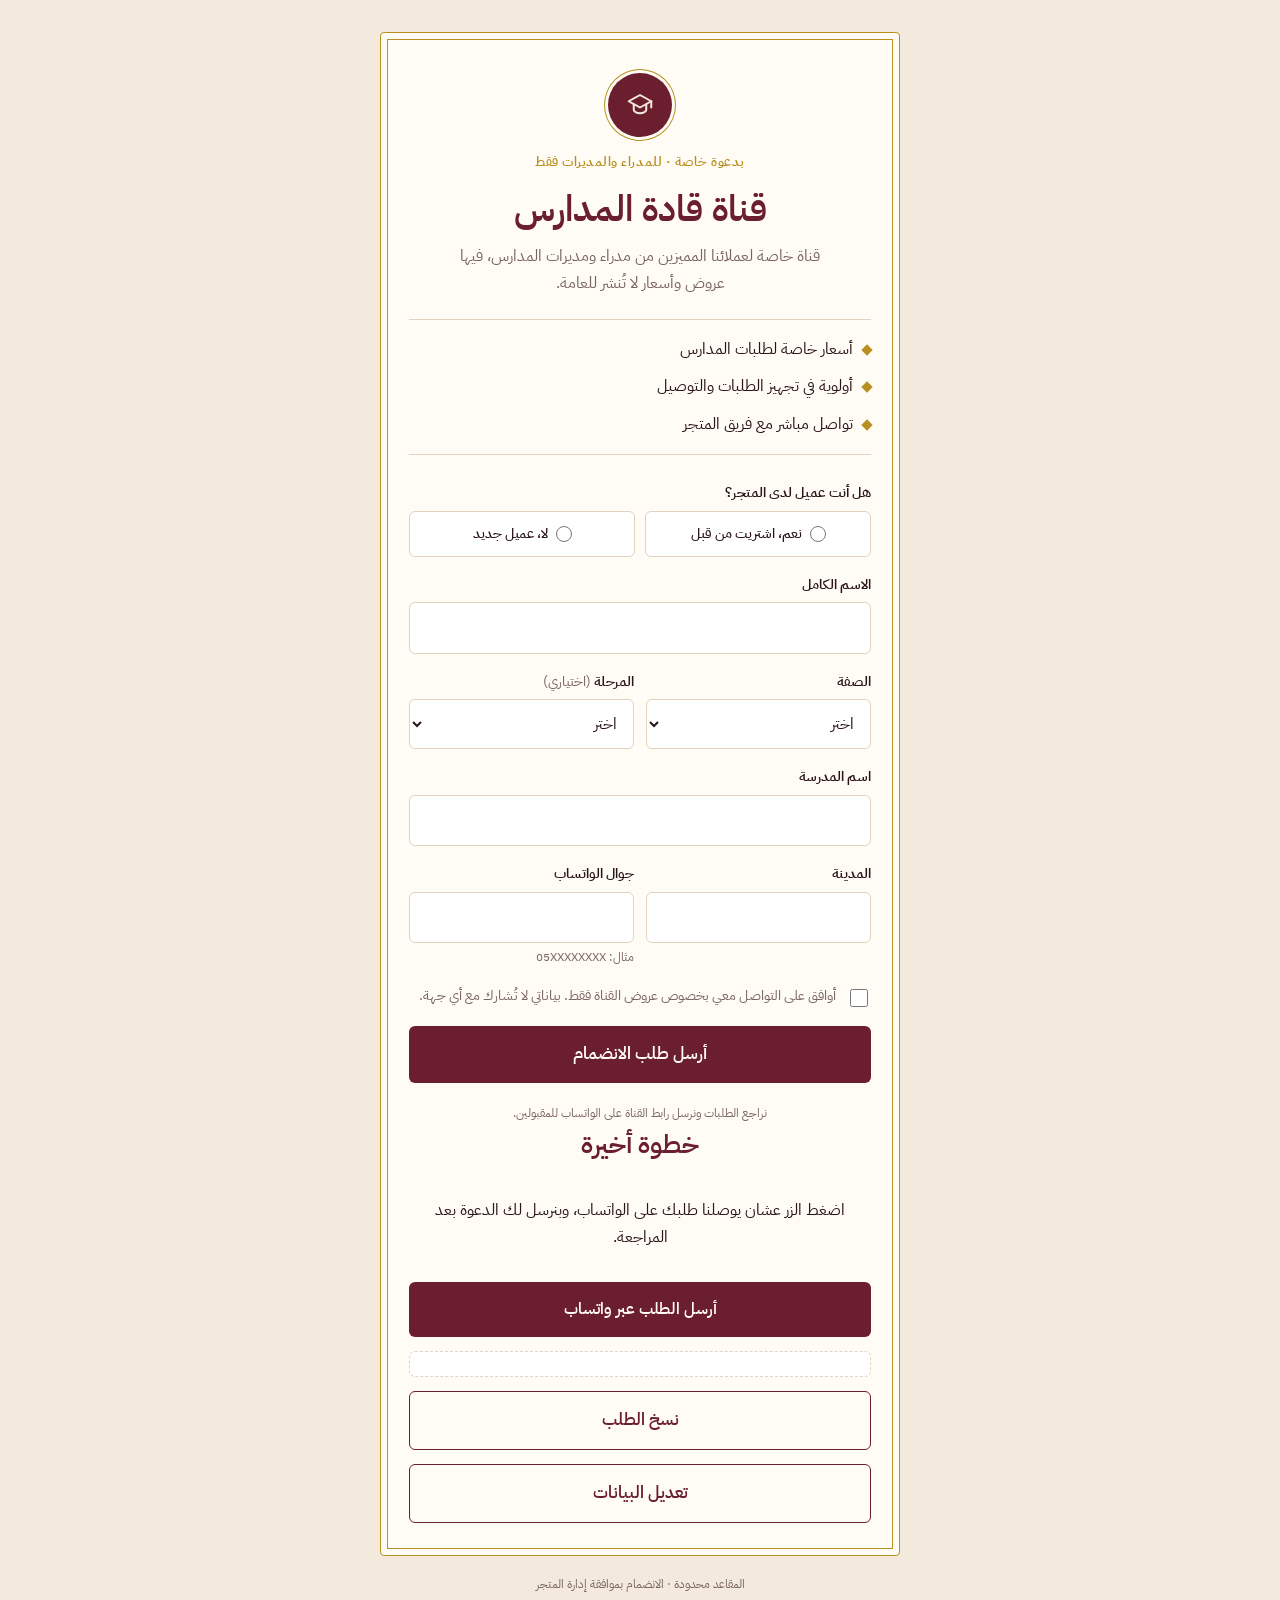
<file: school-leaders/index.html>
<!doctype html>
<html lang="ar" dir="rtl">
<head>
<meta charset="utf-8">
<meta name="viewport" content="width=device-width,initial-scale=1,viewport-fit=cover">
<title>قناة قادة المدارس</title>
<link rel="preconnect" href="https://fonts.googleapis.com">
<link rel="stylesheet" href="https://fonts.googleapis.com/css2?family=IBM+Plex+Sans+Arabic:wght@400;500;600;700&display=swap">
<style>body{margin:0}</style>
<style>
/* Layout: one centered invitation card with a double gold frame; seal on top, form inside. */
:root{
  --bg:#F3E9DC;
  --card:#FFFBF5;
  --ink:#2A1418;
  --muted:#7A6560;
  --wine:#6B1E2E;
  --gold:#B8901F;
  --line:#E2D3BF;
  --field:#FFFFFF;
  --err:#B42318;
  --display:"IBM Plex Sans Arabic",Tahoma,sans-serif;
  --body:"IBM Plex Sans Arabic",Tahoma,"Segoe UI",sans-serif;
}
@media (prefers-color-scheme: dark){:root:not([data-theme="light"]){
  --bg:#1C1012;--card:#28171B;--ink:#F3E9DC;--muted:#BFA9A2;--wine:#C9566C;--gold:#D9B44A;--line:#45292F;--field:#1F1215;--err:#F97066;color-scheme:dark}}
:root[data-theme="dark"]{
  --bg:#1C1012;--card:#28171B;--ink:#F3E9DC;--muted:#BFA9A2;--wine:#C9566C;--gold:#D9B44A;--line:#45292F;--field:#1F1215;--err:#F97066;color-scheme:dark}

*{box-sizing:border-box}
body{background:var(--bg);color:var(--ink);font-family:var(--body);font-size:16px;line-height:1.7;
  padding-left:max(16px,env(safe-area-inset-left,0px));padding-right:max(16px,env(safe-area-inset-right,0px));padding-block:32px 48px}
.wrap{max-width:520px;margin:0 auto}
.card{background:var(--card);border:1px solid var(--gold);outline:1px solid var(--gold);outline-offset:-8px;
  border-radius:4px;padding:40px 28px 32px;position:relative}
.seal{width:64px;height:64px;margin:0 auto 14px;border-radius:50%;background:var(--wine);display:grid;place-items:center;
  box-shadow:0 0 0 3px var(--card),0 0 0 4px var(--gold)}
.seal svg{width:30px;height:30px}
.eyebrow{text-align:center;color:var(--gold);font-weight:600;font-size:13px;letter-spacing:.04em}
h1{font-family:var(--display);font-weight:600;color:var(--wine);text-align:center;font-size:clamp(28px,7vw,36px);line-height:1.3;margin:6px 0 10px;text-wrap:balance}
.lead{text-align:center;color:var(--muted);margin:0 auto 22px;max-width:40ch}
.perks{list-style:none;margin:0 0 26px;padding:16px 0;border-block:1px solid var(--line);display:grid;gap:10px}
.perks li{display:flex;gap:10px;align-items:flex-start}
.perks li::before{content:"";flex:none;width:8px;height:8px;margin-top:10px;background:var(--gold);transform:rotate(45deg)}
form{display:grid;gap:16px}
.row{display:grid;grid-template-columns:1fr 1fr;gap:12px}
@media (max-width:440px){.row{grid-template-columns:1fr}}
label{display:block;font-weight:600;font-size:14px;margin-bottom:6px}
.opt{font-weight:400;color:var(--muted)}
input,select{width:100%;font:inherit;color:var(--ink);background:var(--field);border:1px solid var(--line);border-radius:6px;padding:11px 12px;min-height:46px}
input:focus,select:focus{outline:2px solid var(--gold);outline-offset:1px;border-color:var(--gold)}
input[aria-invalid="true"],select[aria-invalid="true"]{border-color:var(--err)}
.hint{font-size:12px;color:var(--muted);margin-top:4px}
.error{font-size:13px;color:var(--err);margin-top:4px}
fieldset{border:0;margin:0;padding:0;min-width:0}
legend{font-weight:600;font-size:14px;margin-bottom:6px;padding:0}
.seg{display:grid;grid-template-columns:1fr 1fr;gap:10px}
.seg label{margin:0;display:flex;align-items:center;justify-content:center;gap:8px;min-height:46px;border:1px solid var(--line);border-radius:6px;background:var(--field);cursor:pointer;font-weight:500}
.seg input{width:16px;height:16px;min-height:0;accent-color:var(--wine);margin:0}
.seg label:has(input:checked){border-color:var(--wine);outline:1px solid var(--wine)}
.seg label:has(input:focus-visible){outline:2px solid var(--gold);outline-offset:1px}
.consent{display:flex;gap:10px;align-items:flex-start;font-size:14px;color:var(--muted)}
.consent input{width:18px;height:18px;min-height:0;margin-top:5px;accent-color:var(--wine);flex:none}
.consent label{font-weight:400;margin:0}
button{font:inherit;font-weight:600;font-size:17px;cursor:pointer;border:0;border-radius:6px;padding:14px 18px;min-height:52px;width:100%}
.primary{background:var(--wine);color:#FFFBF5}
.primary:hover{filter:brightness(1.08)}
.ghost{background:transparent;color:var(--wine);border:1px solid var(--wine)}
button:focus-visible,a:focus-visible{outline:2px solid var(--gold);outline-offset:3px}
.note{font-size:12px;color:var(--muted);text-align:center;margin:4px 0 0}
.done{text-align:center;display:grid;gap:14px}
.done h2{font-family:var(--display);font-weight:600;color:var(--wine);font-size:26px;margin:0}
.msg{white-space:pre-wrap;text-align:right;background:var(--field);border:1px dashed var(--line);border-radius:6px;padding:12px;font-size:14px;margin:0}
.wa{display:block;text-decoration:none;text-align:center;background:var(--wine);color:#FFFBF5;border-radius:6px;padding:14px;font-weight:600}
.foot{text-align:center;font-size:12px;color:var(--muted);margin-top:18px}
@media (prefers-reduced-motion:no-preference){.card{animation:rise .5s ease-out both}@keyframes rise{from{transform:translateY(8px)}to{transform:none}}}
</style>
</head>
<body>

<div class="wrap" dir="rtl" lang="ar">
  <main class="card">
    <div class="seal" aria-hidden="true">
      <svg viewBox="0 0 24 24" fill="none" stroke="#F3E9DC" stroke-width="1.6" stroke-linecap="round" stroke-linejoin="round"><path d="M3 9l9-5 9 5-9 5-9-5z"/><path d="M7 11.5V16c0 1 2.2 2.5 5 2.5s5-1.5 5-2.5v-4.5"/><path d="M21 9v5"/></svg>
    </div>

    <section id="formView">
      <p class="eyebrow">بدعوة خاصة · للمدراء والمديرات فقط</p>
      <h1>قناة قادة المدارس</h1>
      <p class="lead">قناة خاصة لعملائنا المميزين من مدراء ومديرات المدارس، فيها عروض وأسعار لا تُنشر للعامة.</p>

      <ul class="perks">
        <li>أسعار خاصة لطلبات المدارس</li>
        <li>أولوية في تجهيز الطلبات والتوصيل</li>
        <li>تواصل مباشر مع فريق المتجر</li>
      </ul>

      <form id="f" novalidate>
        <fieldset id="customer">
          <legend>هل أنت عميل لدى المتجر؟</legend>
          <div class="seg">
            <label><input type="radio" name="customer" value="نعم، عميل سابق"> نعم، اشتريت من قبل</label>
            <label><input type="radio" name="customer" value="لا، عميل جديد"> لا، عميل جديد</label>
          </div>
          <div class="error" id="customer-err" hidden>اختر إذا كنت عميلاً لدى المتجر.</div>
        </fieldset>

        <div>
          <label for="name">الاسم الكامل</label>
          <input id="name" name="name" autocomplete="name" required>
          <div class="error" id="name-err" hidden>اكتب اسمك عشان نخاطبك به في الدعوة.</div>
        </div>

        <div class="row">
          <div>
            <label for="role">الصفة</label>
            <select id="role" name="role" required>
              <option value="">اختر</option>
              <option>مدير مدرسة</option>
              <option>مديرة مدرسة</option>
              <option>وكيل مدرسة</option>
              <option>وكيلة مدرسة</option>
            </select>
            <div class="error" id="role-err" hidden>اختر صفتك.</div>
          </div>
          <div>
            <label for="stage">المرحلة <span class="opt">(اختياري)</span></label>
            <select id="stage" name="stage">
              <option value="">اختر</option>
              <option>رياض أطفال</option>
              <option>ابتدائي</option>
              <option>متوسط</option>
              <option>ابتدائي ومتوسط</option>
            </select>
          </div>
        </div>

        <div>
          <label for="school">اسم المدرسة</label>
          <input id="school" name="school" required>
          <div class="error" id="school-err" hidden>اكتب اسم المدرسة.</div>
        </div>

        <div class="row">
          <div>
            <label for="city">المدينة</label>
            <input id="city" name="city" autocomplete="address-level2" required>
            <div class="error" id="city-err" hidden>اكتب المدينة.</div>
          </div>
          <div>
            <label for="phone">جوال الواتساب</label>
            <input id="phone" name="phone" type="tel" inputmode="tel" dir="ltr" autocomplete="tel" required>
            <div class="hint">مثال: 05XXXXXXXX</div>
            <div class="error" id="phone-err" hidden>الرقم لازم يبدأ بـ 05 ويكون 10 أرقام.</div>
          </div>
        </div>

        <div class="consent">
          <input type="checkbox" id="ok" required>
          <label for="ok">أوافق على التواصل معي بخصوص عروض القناة فقط. بياناتي لا تُشارك مع أي جهة.</label>
        </div>
        <div class="error" id="ok-err" hidden>وافق على التواصل عشان نرسل لك الدعوة.</div>

        <button class="primary" type="submit">أرسل طلب الانضمام</button>
        <p class="note">نراجع الطلبات ونرسل رابط القناة على الواتساب للمقبولين.</p>
      </form>
    </section>

    <section id="doneView" class="done" hidden>
      <h2>خطوة أخيرة</h2>
      <p>اضغط الزر عشان يوصلنا طلبك على الواتساب، وبنرسل لك الدعوة بعد المراجعة.</p>
      <a id="wa" class="wa" href="#" target="_blank" rel="noopener">أرسل الطلب عبر واتساب</a>
      <p class="note" id="noNum" hidden>رقم واتساب المتجر لم يُضبط بعد. انسخ الطلب وأرسله لنا.</p>
      <pre class="msg" id="msg"></pre>
      <button class="ghost" type="button" id="copy">نسخ الطلب</button>
      <button class="ghost" type="button" id="back">تعديل البيانات</button>
    </section>
  </main>
  <p class="foot">المقاعد محدودة · الانضمام بموافقة إدارة المتجر</p>
</div>

<script>
// رقم واتساب المتجر بالصيغة الدولية بدون + (مثال: 9665XXXXXXXX)
const STORE_WHATSAPP = "966545061120";

const f = document.getElementById("f");
const toLatin = s => s.replace(/[٠-٩]/g, d => "٠١٢٣٤٥٦٧٨٩".indexOf(d)).replace(/[۰-۹]/g, d => "۰۱۲۳۴۵۶۷۸۹".indexOf(d));
const checks = {
  name: v => v.trim().length >= 3,
  role: v => !!v,
  school: v => v.trim().length >= 2,
  city: v => v.trim().length >= 2,
  phone: v => /^05\d{8}$/.test(toLatin(v).replace(/\D/g,"")),
};
function setErr(id, bad){
  const el = document.getElementById(id), e = document.getElementById(id+"-err");
  if (el.type !== "checkbox") el.setAttribute("aria-invalid", bad ? "true" : "false");
  e.hidden = !bad;
}
Object.keys(checks).forEach(id => {
  const el = document.getElementById(id);
  el.addEventListener("blur", () => { if (el.value) setErr(id, !checks[id](el.value)); });
  el.addEventListener("input", () => { if (checks[id](el.value)) setErr(id, false); });
  el.addEventListener("change", () => { if (checks[id](el.value)) setErr(id, false); });
});
f.querySelectorAll('input[name="customer"]').forEach(r => r.addEventListener("change", () => { document.getElementById("customer-err").hidden = true; }));
document.getElementById("ok").addEventListener("change", e => { if (e.target.checked) setErr("ok", false); });

f.addEventListener("submit", e => {
  e.preventDefault();
  let first = null;
  for (const id of Object.keys(checks)){
    const bad = !checks[id](document.getElementById(id).value);
    setErr(id, bad); if (bad && !first) first = id;
  }
  const cust = f.querySelector('input[name="customer"]:checked');
  document.getElementById("customer-err").hidden = !!cust;
  if (!cust && !first) first = "customer";
  const ok = document.getElementById("ok");
  setErr("ok", !ok.checked); if (!ok.checked && !first) first = "ok";
  if (first){ (first === "customer" ? f.querySelector('input[name="customer"]') : document.getElementById(first)).focus(); return; }

  const v = id => document.getElementById(id).value.trim();
  const phone = toLatin(v("phone")).replace(/\D/g,"");
  const text =
`طلب انضمام لقناة قادة المدارس
الاسم: ${v("name")}
الصفة: ${v("role")}
عميل لدى المتجر: ${cust.value}
المدرسة: ${v("school")}${v("stage") ? " (" + v("stage") + ")" : ""}
المدينة: ${v("city")}
الجوال: ${phone}`;
  document.getElementById("msg").textContent = text;
  const wa = document.getElementById("wa");
  if (STORE_WHATSAPP){
    wa.href = "https://wa.me/" + STORE_WHATSAPP + "?text=" + encodeURIComponent(text);
    wa.hidden = false; document.getElementById("noNum").hidden = true;
  } else { wa.hidden = true; document.getElementById("noNum").hidden = false; }
  document.getElementById("formView").hidden = true;
  document.getElementById("doneView").hidden = false;
  window.scrollTo({top:0});
});

document.getElementById("back").addEventListener("click", () => {
  document.getElementById("doneView").hidden = true;
  document.getElementById("formView").hidden = false;
});
document.getElementById("copy").addEventListener("click", async e => {
  const t = document.getElementById("msg").textContent;
  try { await navigator.clipboard.writeText(t); e.target.textContent = "تم النسخ"; }
  catch { const r = document.createRange(); r.selectNodeContents(document.getElementById("msg"));
    const s = getSelection(); s.removeAllRanges(); s.addRange(r); e.target.textContent = "حدّد النص وانسخه"; }
});
</script>

</body>
</html>
</file>
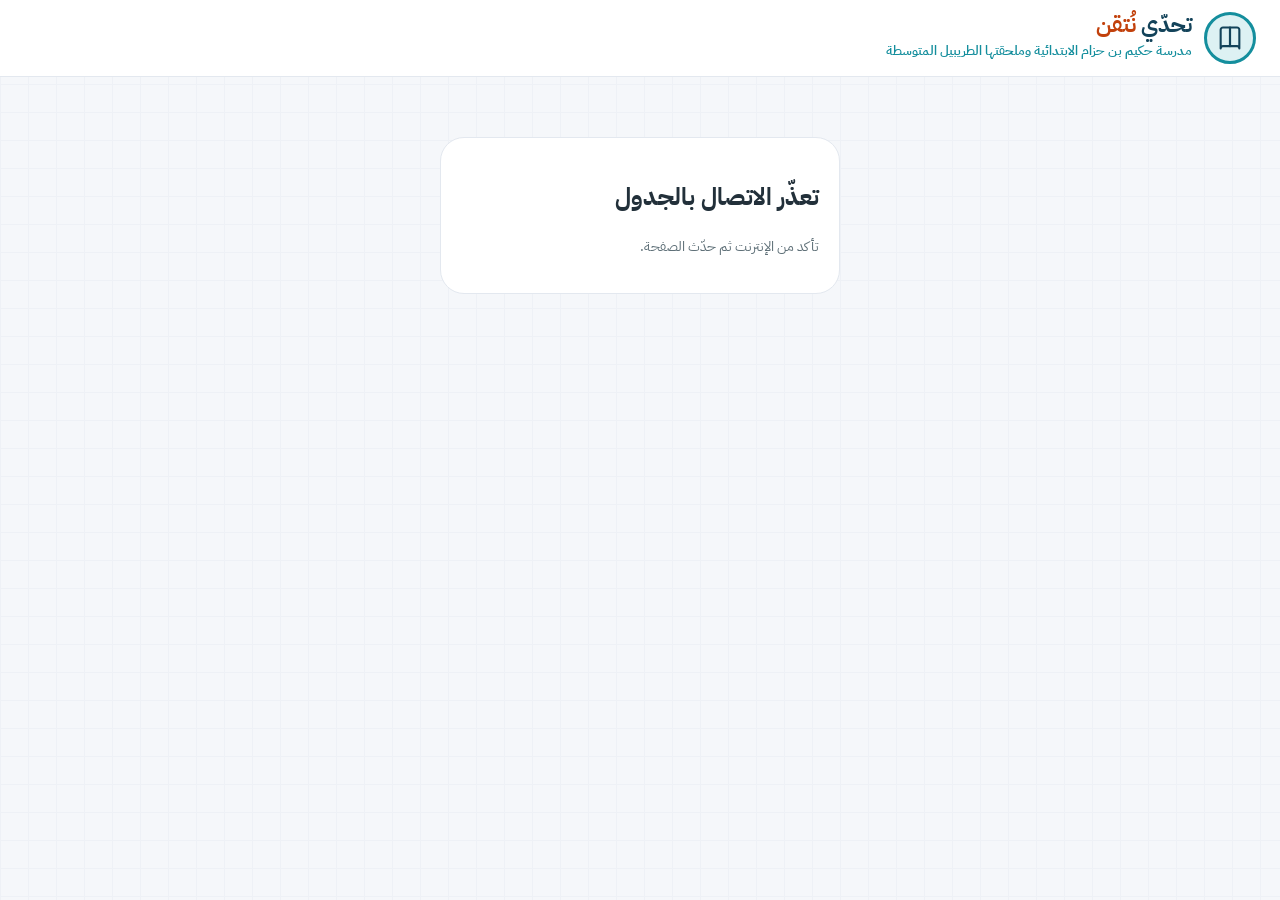
<file: nutqin-olya/admin.html>
<!doctype html>
<html lang="ar" dir="rtl">
<head>
<meta charset="utf-8">
<meta name="viewport" content="width=device-width,initial-scale=1">
<meta name="robots" content="noindex">
<title>لوحة المعلم — تحدّي نُتقن</title>
<link rel="preconnect" href="https://fonts.googleapis.com">
<link rel="stylesheet" href="https://fonts.googleapis.com/css2?family=IBM+Plex+Sans+Arabic:wght@400;500;600;700&display=swap">
<style>
:root{--navy:#13435A;--navy2:#17495A;--teal:#148E9D;--gold:#A99C6E;--gold2:#BBAF87;--ice:#DDF1F3;--ink:#22303A;--muted:#5F7078;--bg:#F5F7FA;--line:#E3E8EF;--ok:#1E8E5A;--okbg:#E7F6EE;--bad:#B4380A;--org:#C2410C;--orgbg:#FFF1E6;--vio:#4B3BA8;--viobg:#EEEBFB}
*{box-sizing:border-box}
body{margin:0;background:var(--bg);color:var(--ink);font-family:'IBM Plex Sans Arabic',Tahoma,sans-serif;line-height:1.6;background-image:linear-gradient(#EEF1F6 1px,transparent 1px),linear-gradient(90deg,#EEF1F6 1px,transparent 1px);background-size:28px 28px}
button,a.btn{font:inherit;cursor:pointer}
.bar{background:#fff;border-bottom:1px solid var(--line);padding:12px 24px;display:flex;justify-content:space-between;align-items:center;gap:12px}
.brand{display:flex;align-items:center;gap:12px}
.logo{width:52px;height:52px;border-radius:26px;border:3px solid var(--teal);display:flex;align-items:center;justify-content:center;background:var(--ice)}
.brand b{font-size:22px;color:var(--navy);display:block;line-height:1.2}.brand b span{color:var(--org)}
.brand small{color:var(--teal);font-size:13px;font-weight:600}
.who{display:flex;align-items:center;gap:10px;font-weight:700;color:var(--navy)}
.who button{border:1px solid var(--line);background:#fff;color:var(--vio);border-radius:12px;padding:6px 16px;min-height:40px}
.page{max-width:1240px;margin:0 auto;padding:22px 20px;display:grid;grid-template-columns:300px minmax(0,1fr);gap:22px;align-items:start}
@media(max-width:900px){.page{grid-template-columns:minmax(0,1fr);padding:14px 12px}.side{position:static;order:2}.bar{padding:10px 12px}.brand small{display:none}.hero h1{font-size:21px}}
.side{background:var(--navy);color:#fff;border-radius:24px;padding:20px;position:sticky;top:16px}
.side h3{margin:0 0 12px;font-size:19px}
.ini{display:block;width:100%;text-align:right;background:#fff;color:var(--ink);border:0;border-radius:16px;padding:14px;margin-bottom:10px}
.ini b{display:block;font-size:16px;color:var(--navy)}.ini small{color:var(--muted);display:block}
.ini .tag{display:inline-block;margin-top:6px;background:var(--orgbg);color:var(--org);border-radius:999px;padding:0 10px;font-size:12px;font-weight:700}
.ini.dim{background:transparent;border:1.5px dashed #5E8796;color:#fff;text-align:center;font-weight:700}
.ini.dim small{color:var(--gold2)}
.side p{color:#C9DDE3;font-size:13px;margin:14px 0 0}
.card{background:#fff;border:1px solid var(--line);border-radius:24px;padding:20px;margin-bottom:18px}
.hero{display:flex;gap:18px;align-items:flex-start}
.hero .main{flex:1;min-width:0}
.qr{width:140px;flex:none;border:1px solid var(--line);border-radius:18px;padding:10px;background:#fff}
.qr img{width:100%;display:block}
@media(max-width:640px){.hero{flex-direction:column-reverse;align-items:stretch}.qr{width:120px;align-self:center}}
.chips{display:flex;gap:8px;flex-wrap:wrap;margin-bottom:8px}
.chip{border-radius:999px;padding:3px 12px;font-size:14px;font-weight:700}
.c-org{background:var(--orgbg);color:var(--org)}.c-vio{background:var(--viobg);color:var(--vio)}.c-ok{background:var(--okbg);color:var(--ok)}.c-bad{background:#FDECEA;color:var(--bad)}
.hero h1{margin:0 0 10px;font-size:26px;color:var(--navy);line-height:1.35}
.link{display:flex;align-items:center;justify-content:space-between;gap:10px;background:var(--viobg);border-radius:14px;padding:8px 8px 8px 14px;direction:rtl}
.link code{min-width:0;flex:1;font-family:inherit;font-weight:700;color:var(--vio);direction:ltr;overflow:hidden;text-overflow:ellipsis;white-space:nowrap;font-size:15px}
.link button{flex:none;background:#fff;border:0;border-radius:10px;padding:6px 14px;font-weight:700;color:var(--vio);min-height:40px}
.acts{display:flex;gap:8px;flex-wrap:wrap;margin-top:12px}
.act{border:0;border-radius:12px;padding:7px 14px;font-weight:700;font-size:14px;text-decoration:none;min-height:40px;display:inline-flex;align-items:center;gap:6px}
.a-wa{background:var(--okbg);color:var(--ok)}.a-qr{background:#E8F1FD;color:#1E5BB8}.a-st{background:var(--viobg);color:var(--vio)}.a-hb{background:var(--orgbg);color:var(--org)}.a-off{background:#EEF1F4;color:#4A5560}.a-on{background:var(--ok);color:#fff}
.stats{display:grid;grid-template-columns:repeat(4,minmax(0,1fr));gap:14px;margin-bottom:18px}
@media(max-width:700px){.stats{grid-template-columns:repeat(2,minmax(0,1fr))}}
.stat{background:#fff;border:1px solid var(--line);border-radius:20px;padding:16px;text-align:center}
.stat .v{font-size:30px;font-weight:700;line-height:1.2}
.stat .k{color:var(--muted);font-size:14px}
.v1{color:var(--vio)}.v2{color:var(--org)}.v3{color:var(--ok)}.v4{color:#1E5BB8}
.sec-h{display:flex;justify-content:space-between;align-items:baseline;gap:10px;flex-wrap:wrap;margin-bottom:12px}
.sec-h h2{margin:0;font-size:21px;color:var(--navy)}
.muted{color:var(--muted);font-size:14px}
.seg{display:flex;gap:6px;flex-wrap:wrap;margin-bottom:10px}
.seg button{border:1.5px solid var(--line);background:#fff;border-radius:12px;padding:6px 14px;font-weight:700;color:var(--navy);min-height:40px}
.seg button.on{background:var(--navy);border-color:var(--navy);color:#fff}
.rd.now{border-color:#A99C6E!important}.champ{background:#13435A;color:#fff;border-radius:12px;padding:10px 14px;margin-bottom:8px}.champ small{color:#BBAF87}.q .sj{font-size:12px;color:#148E9D;font-weight:700}
.rounds{display:flex;gap:8px;overflow-x:auto;padding:4px 2px 10px}
.rd{flex:none;width:62px;border:1.5px solid var(--line);background:#fff;border-radius:14px;padding:6px 0;text-align:center;min-height:62px}
.rd b{display:block;font-size:19px;color:var(--navy)}.rd small{font-size:11px;color:var(--muted)}
.rd.on{background:var(--org);border-color:var(--vio);border-width:2.5px;color:#fff}.rd.on b,.rd.on small{color:#fff}
.two{display:grid;grid-template-columns:minmax(0,1.4fr) minmax(0,1fr);gap:18px}
@media(max-width:900px){.two{grid-template-columns:minmax(0,1fr)}}
.ind{background:var(--viobg);border-radius:16px;padding:12px 16px;margin-bottom:12px}
.ind .k{color:var(--vio);font-size:13px;font-weight:700}.ind .v{font-weight:600}
.q{border-top:1px solid var(--line);padding:12px 0}
.q .n{display:inline-flex;width:28px;height:28px;border-radius:14px;background:var(--viobg);color:var(--vio);align-items:center;justify-content:center;font-weight:700;font-size:14px;margin-left:8px}
.q .st{font-weight:700}
.q .ctx{font-size:13px;color:var(--muted);background:#FBF9F2;border-radius:10px;padding:6px 10px;margin:6px 0}
.q img{max-height:90px;border-radius:8px;display:block;margin:6px 0}
.q .ops{font-size:14px;color:var(--muted);margin-top:4px}
.q .ops .y{color:var(--ok);font-weight:700}
.top li{display:flex;justify-content:space-between;gap:10px;padding:8px 0;border-bottom:1px solid var(--line)}
.top ol{list-style:none;padding:0;margin:0}
.medal{display:inline-flex;width:26px;height:26px;border-radius:13px;align-items:center;justify-content:center;color:#fff;font-size:13px;margin-left:8px;background:#9AA7AE}
.m1{background:#C9A227}.m2{background:#8C9AA0}.m3{background:#B0703A}
.empty{color:var(--muted);text-align:center;padding:18px 0}
.exp{display:flex;gap:8px;flex-wrap:wrap;margin-top:12px}
.exp button{border:0;border-radius:12px;padding:7px 14px;font-weight:700;font-size:14px;min-height:40px}
.e-pdf{background:var(--viobg);color:var(--vio)}.e-xl{background:var(--okbg);color:var(--ok)}
.tg{display:flex;align-items:center;justify-content:space-between;gap:12px;border:1px solid var(--line);border-radius:14px;padding:10px 14px;margin-bottom:10px}
.sw{position:relative;width:54px;height:30px;flex:none;border-radius:15px;border:0;background:#C9D7DA}
.sw::after{content:"";position:absolute;top:3px;right:3px;width:24px;height:24px;border-radius:12px;background:#fff;transition:right .15s}
.sw[aria-checked="true"]{background:var(--ok)}.sw[aria-checked="true"]::after{right:27px}
textarea,input,select{font:inherit;padding:9px 11px;border:1.5px solid #C9D7DA;border-radius:12px;background:#fff;width:100%}
textarea:focus,input:focus,select:focus{outline:2px solid var(--teal);border-color:var(--teal)}
.btn{border:0;border-radius:12px;padding:8px 16px;font-weight:700;background:var(--navy);color:#fff;min-height:42px}
.btn.alt{background:#fff;color:var(--navy);border:1.5px solid var(--navy)}
.btn.red{background:#fff;color:var(--bad);border:1.5px solid var(--bad)}.btn.red.sure{background:var(--bad);color:#fff}
.btn.sm{padding:4px 10px;font-size:13px;min-height:36px}
.tbl{overflow-x:auto}
table{width:100%;border-collapse:collapse;font-size:14px;min-width:700px}
th{background:var(--navy);color:#fff;padding:9px;text-align:right;font-weight:700;white-space:nowrap}
td{padding:8px 9px;border-bottom:1px solid var(--line);vertical-align:middle}
td.n{font-weight:700;color:var(--navy)}td.act{white-space:nowrap}td.act .btn{margin-inline-start:4px}
.edit{display:flex;gap:6px}.edit input,.edit select{min-width:140px;padding:5px 8px}
.msg{min-height:1.4em;font-size:14px;margin-top:6px}.msg.ok{color:var(--ok)}.msg.err{color:var(--bad)}
.login{max-width:400px;margin:60px auto}
.toast{position:fixed;bottom:20px;left:50%;transform:translateX(-50%);background:var(--navy);color:#fff;border-radius:12px;padding:8px 18px;font-weight:600;opacity:0;transition:opacity .2s;pointer-events:none}
.toast.on{opacity:1}
.print{display:none}
@media print{
  body{background:#fff}.bar,.side,.noprint,.toast{display:none!important}.page{display:block;padding:0}
  .card,.stat{border-color:#ccc;break-inside:avoid}.print{display:block}
}
</style>
</head>
<body>
<header class="bar">
<div class="brand"><div class="logo"><svg aria-hidden="true" width="28" height="28" viewBox="0 0 24 24" fill="none" stroke="#13435A" stroke-width="1.8" stroke-linecap="round" stroke-linejoin="round"><path d="M4 5a2 2 0 0 1 2-2h6v16H6a2 2 0 0 0-2 2z"></path><path d="M20 5a2 2 0 0 0-2-2h-6v16h6a2 2 0 0 1 2 2z"></path></svg></div>
<div><b>تحدّي <span>نُتقن</span></b><small>مدرسة حكيم بن حزام الابتدائية وملحقتها الطريبيل المتوسطة</small></div></div>
<div class="who" id="who"></div>
</header>
<div id="root"></div>
<div class="toast" id="toast" role="status"></div>
<script>
const API = "https://script.google.com/macros/s/AKfycbxJVjfDUv_Zk6To5VT4bEBeWuiieoxzmDVyo1evyxvhZnV5geXLfKWME2c4tuWVeWha8w/exec";
const STAGE = "upper";
const STUDENT_URL = "https://abdalhejji-hash.github.io/alhejji/nutqin-olya/";
const DATA = {"starts":["2026-11-01","2026-11-08","2026-11-15","2026-11-29","2026-12-06","2026-12-13","2026-12-20","2026-12-27","2027-01-17","2027-01-24","2027-01-31","2027-02-07","2027-02-14","2027-02-21","2027-02-28","2027-03-07"],"grades":{"4":{"secs":{},"weeks":[[],[],[],[],[],[],[],[],[],[],[],[],[],[],[],[]],"days":[{"date":"2026-11-02","q":[{"s":"ar","t":"نص الاستماع: ناقل الأمراض","stem":"من الحشرات التي تنقل الأمراض ........","opts":["البعوض","النحل","الفراشة"],"ans":0,"ctx":[],"img":""},{"s":"ar","t":"نص الاستماع: ناقل الأمراض","stem":"نحمي أنفسنا من البعوض بـ ........","opts":["التخلص من المياه الراكدة","ترك الماء مكشوفًا"],"ans":0,"ctx":[],"img":""},{"s":"ar","t":"نص الاستماع: ناقل الأمراض","stem":"مرادف (ناقل): ....","opts":["حامل","مانع","نائم"],"ans":0,"ctx":[],"img":""},{"s":"ma","t":"القيمة المنزلية ضمن مئات الألوف","stem":"قيمة الرقم ٦ في العدد ٦٤٢٬٣١٥ هي ....","opts":["٦٠٠٬٠٠٠","٦٠٬٠٠٠","٦٬٠٠٠"],"ans":0,"ctx":[],"img":""},{"s":"ma","t":"القيمة المنزلية ضمن مئات الألوف","stem":"العدد (ثلاثمئة ألف وخمسة) يُكتب ....","opts":["٣٠٠٬٠٠٥","٣٬٠٠٥","٣٠٬٠٠٥"],"ans":0,"ctx":[],"img":""},{"s":"ma","t":"القيمة المنزلية ضمن مئات الألوف","stem":"منزلة الرقم ٤ في العدد ٥٤١٬٢٠٣ هي ....","opts":["عشرات الألوف","مئات الألوف","الألوف"],"ans":0,"ctx":[],"img":""},{"s":"sc","t":"تصنيف المخلوقات الحية","stem":"أصغر وحدة بناء في المخلوق الحي ........","opts":["الخلية","العضو","الجهاز"],"ans":0,"ctx":[],"img":""},{"s":"sc","t":"تصنيف المخلوقات الحية","stem":"يصنّف العلماء المخلوقات الحية في ممالك حسب ........","opts":["صفاتها المشتركة","أحجامها فقط","ألوانها"],"ans":0,"ctx":[],"img":""},{"s":"sc","t":"تصنيف المخلوقات الحية","stem":"الفطريات تنتمي إلى مملكة النباتات.","opts":["خطأ","صواب"],"ans":0,"ctx":[],"img":""},{"s":"is","t":"نظافة النبي ﷺ","stem":"كان النبي ﷺ يحب ........","opts":["النظافة والطيب","الإهمال"],"ans":0,"ctx":[],"img":""},{"s":"is","t":"نظافة النبي ﷺ","stem":"كان النبي ﷺ ينظّف فمه بـ ........","opts":["السواك","الرمل"],"ans":0,"ctx":[],"img":""},{"s":"is","t":"نظافة النبي ﷺ","stem":"السواك مطهرة للفم مرضاة للرب.","opts":["صواب","خطأ"],"ans":0,"ctx":[],"img":""}]},{"date":"2026-11-03","q":[{"s":"ar","t":"نص الفهم القرائي: التصحر وأثره في البيئة","stem":"التصحّر هو ........","opts":["تحوّل الأرض الخصبة إلى أرض جرداء","زيادة الأشجار"],"ans":0,"ctx":[],"img":""},{"s":"ar","t":"نص الفهم القرائي: التصحر وأثره في البيئة","stem":"من أسباب التصحر ........","opts":["قطع الأشجار والرعي الجائر","زراعة الأشجار"],"ans":0,"ctx":[],"img":""},{"s":"ar","t":"نص الفهم القرائي: التصحر وأثره في البيئة","stem":"نكافح التصحر بـ ........","opts":["التشجير","قطع النباتات"],"ans":0,"ctx":[],"img":""},{"s":"ma","t":"إلى أي مدى يكون المليون كبيرًا؟","stem":"المليون يساوي ........ ألف.","opts":["ألف","مئة","عشرة"],"ans":0,"ctx":[],"img":""},{"s":"ma","t":"إلى أي مدى يكون المليون كبيرًا؟","stem":"كم صفرًا في العدد مليون (١٬٠٠٠٬٠٠٠)؟","opts":["٦","٥","٧"],"ans":0,"ctx":[],"img":""},{"s":"ma","t":"إلى أي مدى يكون المليون كبيرًا؟","stem":"العدد الذي يأتي بعد ٩٩٩٬٩٩٩ هو ....","opts":["١٬٠٠٠٬٠٠٠","١٠٠٬٠٠٠","٩٩٩٬٩٩٨"],"ans":0,"ctx":[],"img":""},{"s":"sc","t":"الحيوانات اللافقارية","stem":"الحيوانات اللافقارية ليس لها ........","opts":["عمود فقري","فم","غذاء"],"ans":0,"ctx":[],"img":""},{"s":"sc","t":"الحيوانات اللافقارية","stem":"أيّ هذه لا فقاري؟","opts":["🐙 الأخطبوط","🐟 السمكة","🐦 الطائر"],"ans":0,"ctx":[],"img":""},{"s":"sc","t":"الحيوانات اللافقارية","stem":"للحشرة ........ أرجل.","opts":["٦","٨","٤"],"ans":0,"ctx":[],"img":""},{"s":"is","t":"لباس النبي ﷺ","stem":"كان أحب الثياب إلى النبي ﷺ ........","opts":["القميص","الثوب الثقيل"],"ans":0,"ctx":[],"img":""},{"s":"is","t":"لباس النبي ﷺ","stem":"كان النبي ﷺ يبدأ في لبسه بـ ........","opts":["اليمين","اليسار"],"ans":0,"ctx":[],"img":""},{"s":"is","t":"لباس النبي ﷺ","stem":"كان النبي ﷺ يلبس الثياب النظيفة.","opts":["صواب","خطأ"],"ans":0,"ctx":[],"img":""}]},{"date":"2026-11-04","q":[{"s":"ar","t":"همزتا القطع والوصل","stem":"أيّ كلمة همزتها همزة قطع؟","opts":["أكرم","استخرج","انطلق"],"ans":0,"ctx":[],"img":""},{"s":"ar","t":"همزتا القطع والوصل","stem":"همزة الوصل تُكتب ........","opts":["ألفًا بلا همزة","ألفًا عليها همزة"],"ans":0,"ctx":[],"img":""},{"s":"ar","t":"همزتا القطع والوصل","stem":"أيّ كلمة همزتها همزة وصل؟","opts":["اجتمع","أخذ","إسلام"],"ans":0,"ctx":[],"img":""},{"s":"ma","t":"القيمة المنزلية ضمن الملايين","stem":"قيمة الرقم ٣ في العدد ٣٬٢٥٠٬٠٠٠ هي ....","opts":["٣٬٠٠٠٬٠٠٠","٣٠٠٬٠٠٠","٣٬٠٠٠"],"ans":0,"ctx":[],"img":""},{"s":"ma","t":"القيمة المنزلية ضمن الملايين","stem":"العدد (مليونان وأربعمئة ألف) يُكتب ....","opts":["٢٬٤٠٠٬٠٠٠","٢٬٠٤٠٬٠٠٠","٢٤٠٬٠٠٠"],"ans":0,"ctx":[],"img":""},{"s":"ma","t":"القيمة المنزلية ضمن الملايين","stem":"الصيغة التحليلية للعدد ٥٬٠٣٠٬٠٠٠ هي ....","opts":["٥٬٠٠٠٬٠٠٠ + ٣٠٬٠٠٠","٥٬٠٠٠٬٠٠٠ + ٣٠٠٬٠٠٠","٥٠٠٬٠٠٠ + ٣٠٬٠٠٠"],"ans":0,"ctx":[],"img":""},{"s":"sc","t":"الحيوانات الفقارية","stem":"أيّ هذه من الزواحف؟","opts":["🦎 السحلية","🐸 الضفدع","🐬 الدلفين"],"ans":0,"ctx":[],"img":""},{"s":"sc","t":"الحيوانات الفقارية","stem":"تتنفس الثدييات بـ ........","opts":["الرئتين","الخياشيم"],"ans":0,"ctx":[],"img":""},{"s":"sc","t":"الحيوانات الفقارية","stem":"الضفدع من ........","opts":["البرمائيات","الزواحف","الأسماك"],"ans":0,"ctx":[],"img":""},{"s":"is","t":"الاقتداء بالهدي النبوي في اللباس","stem":"من الهدي النبوي في اللباس ........","opts":["ستر العورة","الإسراف في الملابس"],"ans":0,"ctx":[],"img":""},{"s":"is","t":"الاقتداء بالهدي النبوي في اللباس","stem":"إسبال الثوب للرجل تكبّرًا ........","opts":["محرّم","مستحب"],"ans":0,"ctx":[],"img":""},{"s":"is","t":"الاقتداء بالهدي النبوي في اللباس","stem":"نحمد الله عند لبس الثوب الجديد.","opts":["صواب","خطأ"],"ans":0,"ctx":[],"img":""}]},{"date":"2026-11-05","q":[{"s":"ar","t":"الهمزة المتطرفة","stem":"أكمل بالهمزة المناسبة: سما....","opts":["ء","أ","ؤ"],"ans":0,"ctx":[],"img":""},{"s":"ar","t":"الهمزة المتطرفة","stem":"كُتبت الهمزة في (شاطِئ) على ياء لأن الحرف الذي قبلها ........","opts":["مكسور","مفتوح","مضموم"],"ans":0,"ctx":[],"img":""},{"s":"ar","t":"الهمزة المتطرفة","stem":"كُتبت الهمزة في (تباطُؤ) على واو لأن الحرف الذي قبلها ........","opts":["مضموم","مكسور","مفتوح"],"ans":0,"ctx":[],"img":""},{"s":"ma","t":"حل المسألة: استعمال الخطوات الأربع","stem":"الترتيب الصحيح لخطوات حل المسألة:","opts":["أفهم ← أخطط ← أحل ← أتحقق","أحل ← أفهم ← أتحقق ← أخطط","أخطط ← أحل ← أفهم ← أتحقق"],"ans":0,"ctx":[],"img":""},{"s":"ma","t":"حل المسألة: استعمال الخطوات الأربع","stem":"اشترى أحمد ٣ علب في كل منها ١٢ قلمًا. كم قلمًا اشترى؟","opts":["٣٦","١٥","٣٢"],"ans":0,"ctx":[],"img":""},{"s":"ma","t":"حل المسألة: استعمال الخطوات الأربع","stem":"مع خالد ٢٥٠ ريالًا، أنفق منها ٩٠ ريالًا. كم بقي معه؟","opts":["١٦٠","١٧٠","٣٤٠"],"ans":0,"ctx":[],"img":""},{"s":"sc","t":"أجهزة أجسام الحيوانات","stem":"الجهاز الذي ينقل الدم في الجسم ........","opts":["الدوراني","الهضمي","التنفسي"],"ans":0,"ctx":[],"img":""},{"s":"sc","t":"أجهزة أجسام الحيوانات","stem":"القلب عضو في الجهاز ........","opts":["الدوراني","العصبي","الهيكلي"],"ans":0,"ctx":[],"img":""},{"s":"sc","t":"أجهزة أجسام الحيوانات","stem":"يحمي الهيكل العظمي أعضاء الجسم ويدعمه.","opts":["صواب","خطأ"],"ans":0,"ctx":[],"img":""},{"s":"is","t":"أكل النبي ﷺ وشربه","stem":"كان النبي ﷺ يأكل بـ ........","opts":["يمينه","يساره"],"ans":0,"ctx":[],"img":""},{"s":"is","t":"أكل النبي ﷺ وشربه","stem":"قال النبي ﷺ: «يا غلام، سمِّ الله، وكُلْ ........»","opts":["بيمينك","بسرعة"],"ans":0,"ctx":[],"img":""},{"s":"is","t":"أكل النبي ﷺ وشربه","stem":"كان النبي ﷺ لا يعيب طعامًا قط.","opts":["صواب","خطأ"],"ans":0,"ctx":[],"img":""}]},{"date":"2026-11-08","q":[{"s":"ar","t":"التاء المربوطة والتاء المفتوحة","stem":"أيّ كلمة تنتهي بتاء مربوطة؟","opts":["مدرسة","بيت","سكت"],"ans":0,"ctx":[],"img":""},{"s":"ar","t":"التاء المربوطة والتاء المفتوحة","stem":"التاء في الفعل (كتبتْ) تاء ........","opts":["مفتوحة","مربوطة"],"ans":0,"ctx":[],"img":""},{"s":"ar","t":"التاء المربوطة والتاء المفتوحة","stem":"جمع المؤنث السالم مثل (معلمات) ينتهي بتاء ........","opts":["مفتوحة","مربوطة"],"ans":0,"ctx":[],"img":""},{"s":"ma","t":"المقارنة بين الأعداد","stem":"٤٥٬٦٧٨ ○ ٤٥٬٨٦٧  — الإشارة المناسبة:","opts":["<",">","="],"ans":0,"ctx":[],"img":""},{"s":"ma","t":"المقارنة بين الأعداد","stem":"أيّ العبارات صحيحة؟","opts":["٣٠٩٬٠٠٠ > ٣٠٠٬٩٠٠","٣٠٩٬٠٠٠ < ٣٠٠٬٩٠٠","٣٠٩٬٠٠٠ = ٣٠٠٬٩٠٠"],"ans":0,"ctx":[],"img":""},{"s":"ma","t":"المقارنة بين الأعداد","stem":"أكبر عدد ممّا يلي:","opts":["١٬٠٠٠٬٠٠٠","٩٩٩٬٩٩٩","٩٠٠٬٠٠٠"],"ans":0,"ctx":[],"img":""},{"s":"sc","t":"الأرض والشمس والقمر","stem":"تدور الأرض حول الشمس دورة كاملة في ........","opts":["سنة","يوم","شهر"],"ans":0,"ctx":[],"img":""},{"s":"sc","t":"الأرض والشمس والقمر","stem":"يتعاقب الليل والنهار بسبب دوران الأرض حول ........","opts":["محورها","القمر"],"ans":0,"ctx":[],"img":""},{"s":"sc","t":"الأرض والشمس والقمر","stem":"يدور القمر حول الأرض دورة كاملة في نحو ........","opts":["شهر","يوم","سنة"],"ans":0,"ctx":[],"img":""},{"s":"is","t":"نوم النبي ﷺ","stem":"كان النبي ﷺ ينام على شقه ........","opts":["الأيمن","الأيسر"],"ans":0,"ctx":[],"img":""},{"s":"is","t":"نوم النبي ﷺ","stem":"من أذكار النوم: «باسمك اللهم ........»","opts":["أموت وأحيا","نأكل ونشرب"],"ans":0,"ctx":[],"img":""},{"s":"is","t":"نوم النبي ﷺ","stem":"كان النبي ﷺ يكره النوم قبل صلاة العشاء والحديث بعدها.","opts":["صواب","خطأ"],"ans":0,"ctx":[],"img":""}]},{"date":"2026-11-09","q":[{"s":"ar","t":"كلمات حُذفت الألف من وسطها","stem":"الكتابة الصحيحة ........","opts":["هذا","هاذا"],"ans":0,"ctx":[],"img":""},{"s":"ar","t":"كلمات حُذفت الألف من وسطها","stem":"الكتابة الصحيحة ........","opts":["لكن","لاكن"],"ans":0,"ctx":[],"img":""},{"s":"ar","t":"كلمات حُذفت الألف من وسطها","stem":"الكتابة الصحيحة ........","opts":["ذلك","ذالك"],"ans":0,"ctx":[],"img":""},{"s":"ma","t":"ترتيب الأعداد","stem":"رتّب تصاعديًا: ٧٢٬٤٠٠ ، ٧٠٬٢٤٠ ، ٧٢٬٠٤٠","opts":["٧٠٬٢٤٠ ، ٧٢٬٠٤٠ ، ٧٢٬٤٠٠","٧٢٬٤٠٠ ، ٧٢٬٠٤٠ ، ٧٠٬٢٤٠","٧٢٬٠٤٠ ، ٧٠٬٢٤٠ ، ٧٢٬٤٠٠"],"ans":0,"ctx":[],"img":""},{"s":"ma","t":"ترتيب الأعداد","stem":"أصغر عدد ممّا يلي:","opts":["١٩٬٩٩٩","٢١٬٠٠٠","٢٠٬٠٠١"],"ans":0,"ctx":[],"img":""},{"s":"ma","t":"ترتيب الأعداد","stem":"رتّب تنازليًا: ٣٤٥ ، ٥٤٣ ، ٤٣٥","opts":["٥٤٣ ، ٤٣٥ ، ٣٤٥","٣٤٥ ، ٤٣٥ ، ٥٤٣","٤٣٥ ، ٥٤٣ ، ٣٤٥"],"ans":0,"ctx":[],"img":""},{"s":"sc","t":"النظام الشمسي","stem":"أقرب الكواكب إلى الشمس ........","opts":["عطارد","المريخ","نبتون"],"ans":0,"ctx":[],"img":""},{"s":"sc","t":"النظام الشمسي","stem":"أكبر كواكب المجموعة الشمسية ........","opts":["المشتري","الأرض","زحل"],"ans":0,"ctx":[],"img":""},{"s":"sc","t":"النظام الشمسي","stem":"الكوكب المعروف بحلقاته الواضحة ........","opts":["زحل","عطارد","المريخ"],"ans":0,"ctx":[],"img":""},{"s":"is","t":"توحيد الأسماء والصفات","stem":"توحيد الأسماء والصفات هو الإيمان بأسماء الله وصفاته كما ........","opts":["وردت في القرآن والسنة","يتخيلها الإنسان"],"ans":0,"ctx":[],"img":""},{"s":"is","t":"توحيد الأسماء والصفات","stem":"أسماء الله تعالى كلها ........","opts":["حسنى","عادية"],"ans":0,"ctx":[],"img":""},{"s":"is","t":"توحيد الأسماء والصفات","stem":"نُثبت لله ما أثبته لنفسه من غير تشبيه بالمخلوقين.","opts":["صواب","خطأ"],"ans":0,"ctx":[],"img":""}]},{"date":"2026-11-10","q":[{"s":"ar","t":"أنواع الكلمة","stem":"أنواع الكلمة: اسم وفعل و........","opts":["حرف","جملة","نقطة"],"ans":0,"ctx":[],"img":""},{"s":"ar","t":"أنواع الكلمة","stem":"كلمة (في) ........","opts":["حرف","اسم","فعل"],"ans":0,"ctx":[],"img":""},{"s":"ar","t":"أنواع الكلمة","stem":"كلمة (يكتبُ) ........","opts":["فعل","اسم","حرف"],"ans":0,"ctx":[],"img":""},{"s":"ma","t":"تقريب الأعداد","stem":"قرّب ٤٬٦٧٢ إلى أقرب ألف:","opts":["٥٬٠٠٠","٤٬٠٠٠","٤٬٧٠٠"],"ans":0,"ctx":[],"img":""},{"s":"ma","t":"تقريب الأعداد","stem":"قرّب ٣٨٥ إلى أقرب مئة:","opts":["٤٠٠","٣٠٠","٣٩٠"],"ans":0,"ctx":[],"img":""},{"s":"ma","t":"تقريب الأعداد","stem":"قرّب ٢٤٬٥٠٠ إلى أقرب عشرة آلاف:","opts":["٢٠٬٠٠٠","٣٠٬٠٠٠","٢٥٬٠٠٠"],"ans":0,"ctx":[],"img":""},{"s":"sc","t":"القياس","stem":"من وحدات قياس الطول ........","opts":["المتر","اللتر","الكيلوجرام"],"ans":0,"ctx":[],"img":""},{"s":"sc","t":"القياس","stem":"نقيس الكتلة بـ ........","opts":["الميزان ذي الكفتين","المسطرة","المخبار المدرج"],"ans":0,"ctx":[],"img":""},{"s":"sc","t":"القياس","stem":"من وحدات قياس حجم السوائل ........","opts":["اللتر","المتر","الجرام"],"ans":0,"ctx":[],"img":""},{"s":"is","t":"أسماء الله الحسنى","stem":"من أسماء الله الحسنى ........","opts":["السميع","النائم","الضعيف"],"ans":0,"ctx":[],"img":""},{"s":"is","t":"أسماء الله الحسنى","stem":"من أحصى أسماء الله الحسنى ........","opts":["دخل الجنة","لا أجر له"],"ans":0,"ctx":[],"img":""},{"s":"is","t":"أسماء الله الحسنى","stem":"عدد أسماء الله الحسنى الوارد في الحديث ........","opts":["تسعة وتسعون","مئة وعشرة","خمسون"],"ans":0,"ctx":[],"img":""}]},{"date":"2026-11-11","q":[{"s":"ar","t":"أنواع الجملة","stem":"(العلمُ نورٌ) جملة ........","opts":["اسمية","فعلية"],"ans":0,"ctx":[],"img":""},{"s":"ar","t":"أنواع الجملة","stem":"(نجحَ المجتهدُ) جملة ........","opts":["فعلية","اسمية"],"ans":0,"ctx":[],"img":""},{"s":"ar","t":"أنواع الجملة","stem":"الجملة الفعلية تبدأ بـ ........","opts":["فعل","اسم"],"ans":0,"ctx":[],"img":""},{"s":"ma","t":"حل المسألة: اختيار الخطة المناسبة","stem":"في الفصل ٤ مقاعد على كل منها طالبان، ثم دخل ٣ طلاب. كم طالبًا الآن؟","opts":["١١","٩","٨"],"ans":0,"ctx":[],"img":""},{"s":"ma","t":"حل المسألة: اختيار الخطة المناسبة","stem":"عمر سعد ١٠ سنوات، وعمر أخيه ضعف عمره. كم عمر أخيه؟","opts":["٢٠","١٢","٥"],"ans":0,"ctx":[],"img":""},{"s":"ma","t":"حل المسألة: اختيار الخطة المناسبة","stem":"لمعرفة عدد الأيام في ٣ أسابيع نستعمل ........","opts":["الضرب: ٣ × ٧","الطرح: ٧ − ٣","الجمع: ٣ + ٧"],"ans":0,"ctx":[],"img":""},{"s":"sc","t":"كيف تتغير المادة؟","stem":"تحوّل الماء إلى بخار يسمّى ........","opts":["التبخر","التجمد","التكاثف"],"ans":0,"ctx":[],"img":""},{"s":"sc","t":"كيف تتغير المادة؟","stem":"صدأ الحديد تغيّر ........","opts":["كيميائي","فيزيائي"],"ans":0,"ctx":[],"img":""},{"s":"sc","t":"كيف تتغير المادة؟","stem":"تقطيع الخشب تغيّر ........","opts":["فيزيائي","كيميائي"],"ans":0,"ctx":[],"img":""},{"s":"is","t":"معاني أسماء الله الحسنى (١)","stem":"(الرزّاق) هو الذي ........","opts":["يرزق جميع المخلوقات","يحتاج إلى الطعام"],"ans":0,"ctx":[],"img":""},{"s":"is","t":"معاني أسماء الله الحسنى (١)","stem":"(السميع) هو الذي ........","opts":["يسمع كل شيء","لا يسمع إلا القريب"],"ans":0,"ctx":[],"img":""},{"s":"is","t":"معاني أسماء الله الحسنى (١)","stem":"(البصير) هو الذي ........","opts":["يرى كل شيء","لا يرى في الظلام"],"ans":0,"ctx":[],"img":""}]},{"date":"2026-11-12","q":[{"s":"ar","t":"المبتدأ والخبر","stem":"المبتدأ في جملة (السماءُ صافيةٌ) ........","opts":["السماءُ","صافيةٌ"],"ans":0,"ctx":[],"img":""},{"s":"ar","t":"المبتدأ والخبر","stem":"الخبر في جملة (الطالبُ مجتهدٌ) ........","opts":["مجتهدٌ","الطالبُ"],"ans":0,"ctx":[],"img":""},{"s":"ar","t":"المبتدأ والخبر","stem":"المبتدأ والخبر كلاهما ........","opts":["مرفوع","منصوب","مجرور"],"ans":0,"ctx":[],"img":""},{"s":"ma","t":"الجبر: خصائص الجمع وقواعد الطرح","stem":"٤٥٦ + ٠ = ....","opts":["٤٥٦","٠","٤٥٧"],"ans":0,"ctx":[],"img":""},{"s":"ma","t":"الجبر: خصائص الجمع وقواعد الطرح","stem":"٧٨ − ٧٨ = ....","opts":["٠","٧٨","١٥٦"],"ans":0,"ctx":[],"img":""},{"s":"ma","t":"الجبر: خصائص الجمع وقواعد الطرح","stem":"(١٢ + ٨) + ٥ = ١٢ + (٨ + ....)","opts":["٥","١٢","٨"],"ans":0,"ctx":[],"img":""},{"s":"sc","t":"المخاليط","stem":"المخلوط يتكوّن من مادتين أو أكثر ........","opts":["تحتفظ كل منها بخصائصها","تتحد وتكوّن مادة جديدة"],"ans":0,"ctx":[],"img":""},{"s":"sc","t":"المخاليط","stem":"نفصل الرمل عن الماء بـ ........","opts":["الترشيح","المغناطيس","التجميد"],"ans":0,"ctx":[],"img":""},{"s":"sc","t":"المخاليط","stem":"نفصل برادة الحديد عن الرمل بـ ........","opts":["المغناطيس","الماء","التسخين"],"ans":0,"ctx":[],"img":""},{"s":"is","t":"معاني أسماء الله الحسنى (٢)","stem":"(الرحيم) هو ........","opts":["ذو الرحمة الواسعة","الغاضب"],"ans":0,"ctx":[],"img":""},{"s":"is","t":"معاني أسماء الله الحسنى (٢)","stem":"(العليم) هو ........","opts":["الذي يعلم كل شيء","الذي يعلم بعض الأشياء"],"ans":0,"ctx":[],"img":""},{"s":"is","t":"معاني أسماء الله الحسنى (٢)","stem":"(الحكيم) هو ........","opts":["الذي يضع الأشياء في مواضعها","المتسرّع"],"ans":0,"ctx":[],"img":""}]},{"date":"2026-11-15","q":[{"s":"ar","t":"الاسم المجرور بحرف الجر","stem":"الاسم المجرور في (ذهبتُ إلى المدرسةِ) ........","opts":["المدرسةِ","ذهبتُ","إلى"],"ans":0,"ctx":[],"img":""},{"s":"ar","t":"الاسم المجرور بحرف الجر","stem":"من حروف الجر ........","opts":["من","لم","قد"],"ans":0,"ctx":[],"img":""},{"s":"ar","t":"الاسم المجرور بحرف الجر","stem":"علامة جر الاسم المفرد ........","opts":["الكسرة","الضمة","الفتحة"],"ans":0,"ctx":[],"img":""},{"s":"ma","t":"تقدير المجموع والفرق","stem":"قدّر ٤٨٧ + ٢١٣ بالتقريب إلى أقرب مئة:","opts":["٧٠٠","٦٠٠","٨٠٠"],"ans":0,"ctx":[],"img":""},{"s":"ma","t":"تقدير المجموع والفرق","stem":"قدّر ٨٢٠ − ٣٩٠ بالتقريب إلى أقرب مئة:","opts":["٤٠٠","٥٠٠","٣٠٠"],"ans":0,"ctx":[],"img":""},{"s":"ma","t":"تقدير المجموع والفرق","stem":"قدّر ٦٬١٢٠ + ٢٬٩٥٠ بالتقريب إلى أقرب ألف:","opts":["٩٬٠٠٠","٨٬٠٠٠","١٠٬٠٠٠"],"ans":0,"ctx":[],"img":""},{"s":"sc","t":"القوى والحركة","stem":"القوة دفع أو ........","opts":["سحب","لون","صوت"],"ans":0,"ctx":[],"img":""},{"s":"sc","t":"القوى والحركة","stem":"تسحب الجاذبية الأشياء نحو ........","opts":["مركز الأرض","الأعلى"],"ans":0,"ctx":[],"img":""},{"s":"sc","t":"القوى والحركة","stem":"الاحتكاك قوة ........ الحركة.","opts":["تقاوم","تسرّع دائمًا"],"ans":0,"ctx":[],"img":""},{"s":"is","t":"أثر الإيمان بأسماء الله وصفاته في حياتنا","stem":"إذا علمتُ أن الله سميع ........","opts":["أحفظ لساني من الكلام السيئ","أكثر من الكذب"],"ans":0,"ctx":[],"img":""},{"s":"is","t":"أثر الإيمان بأسماء الله وصفاته في حياتنا","stem":"إذا علمتُ أن الله رزّاق ........","opts":["أطلب الرزق منه وأتوكل عليه","آخذ ما ليس لي"],"ans":0,"ctx":[],"img":""},{"s":"is","t":"أثر الإيمان بأسماء الله وصفاته في حياتنا","stem":"الإيمان بأسماء الله يزيد محبتنا له.","opts":["صواب","خطأ"],"ans":0,"ctx":[],"img":""}]},{"date":"2026-11-16","q":[{"s":"ar","t":"أنواع الفعل","stem":"(سافرَ) فعل ........","opts":["ماضٍ","مضارع","أمر"],"ans":0,"ctx":[],"img":""},{"s":"ar","t":"أنواع الفعل","stem":"(يسافرُ) فعل ........","opts":["مضارع","ماضٍ","أمر"],"ans":0,"ctx":[],"img":""},{"s":"ar","t":"أنواع الفعل","stem":"(سافرْ) فعل ........","opts":["أمر","ماضٍ","مضارع"],"ans":0,"ctx":[],"img":""},{"s":"ma","t":"حل المسألة: التقدير أو الإجابة الدقيقة","stem":"يحسب الصيدلي جرعة الدواء، فيحتاج إلى ........","opts":["إجابة دقيقة","تقدير"],"ans":0,"ctx":[],"img":""},{"s":"ma","t":"حل المسألة: التقدير أو الإجابة الدقيقة","stem":"تريد أن تعرف تقريبًا عدد الحضور في مباراة، فيكفيك ........","opts":["التقدير","إجابة دقيقة"],"ans":0,"ctx":[],"img":""},{"s":"ma","t":"حل المسألة: التقدير أو الإجابة الدقيقة","stem":"معك ٥٠ ريالًا، وتريد كتابًا بـ ٢٣ ريالًا وقلمًا بـ ١٩ ريالًا. هل يكفي المبلغ؟","opts":["نعم","لا"],"ans":0,"ctx":[],"img":""},{"s":"sc","t":"تغير الحركة","stem":"لتغيير اتجاه حركة الكرة نحتاج إلى ........","opts":["قوة","لون","ضوء"],"ans":0,"ctx":[],"img":""},{"s":"sc","t":"تغير الحركة","stem":"كلما زادت القوة المؤثرة في جسم تغيّرت سرعته ........","opts":["أكثر","أقل"],"ans":0,"ctx":[],"img":""},{"s":"sc","t":"تغير الحركة","stem":"الجسم الساكن يبقى ساكنًا ما لم تؤثر فيه قوة.","opts":["صواب","خطأ"],"ans":0,"ctx":[],"img":""},{"s":"is","t":"منزلة الصلاة","stem":"الصلاة عمود ........","opts":["الدين","البيت"],"ans":0,"ctx":[],"img":""},{"s":"is","t":"منزلة الصلاة","stem":"فُرضت الصلاة في ليلة ........","opts":["الإسراء والمعراج","القدر","العيد"],"ans":0,"ctx":[],"img":""},{"s":"is","t":"منزلة الصلاة","stem":"الصلاة أول ما يُحاسب عليه العبد يوم القيامة.","opts":["صواب","خطأ"],"ans":0,"ctx":[],"img":""}]},{"date":"2026-11-17","q":[{"s":"ar","t":"الفاعل","stem":"الفاعل في (فاز الفريقُ) ........","opts":["الفريقُ","فاز"],"ans":0,"ctx":[],"img":""},{"s":"ar","t":"الفاعل","stem":"الفاعل اسم ........","opts":["مرفوع","منصوب","مجرور"],"ans":0,"ctx":[],"img":""},{"s":"ar","t":"الفاعل","stem":"الفاعل في (قرأ الطالبُ القصةَ) ........","opts":["الطالبُ","القصةَ","قرأ"],"ans":0,"ctx":[],"img":""},{"s":"ma","t":"الجمع","stem":"٣٤٥٦ + ٢٣٤٥ = ....","opts":["٥٨٠١","٥٧٩١","٥٨١١"],"ans":0,"ctx":[],"img":""},{"s":"ma","t":"الجمع","stem":"٧٠٨ + ٢٩٤ = ....","opts":["١٠٠٢","٩٩٢","١٠١٢"],"ans":0,"ctx":[],"img":""},{"s":"ma","t":"الجمع","stem":"٢٬٥٠٠ + ٤٬٧٥٠ = ....","opts":["٧٬٢٥٠","٦٬٢٥٠","٧٬١٥٠"],"ans":0,"ctx":[],"img":""},{"s":"sc","t":"الحرارة","stem":"تنتقل الحرارة من الجسم ........ إلى الجسم البارد.","opts":["الساخن","البارد"],"ans":0,"ctx":[],"img":""},{"s":"sc","t":"الحرارة","stem":"مادة موصلة جيدة للحرارة ........","opts":["الحديد","الخشب","البلاستيك"],"ans":0,"ctx":[],"img":""},{"s":"sc","t":"الحرارة","stem":"نقيس درجة الحرارة بـ ........","opts":["مقياس الحرارة","الميزان","المسطرة"],"ans":0,"ctx":[],"img":""},{"s":"is","t":"التبكير إلى الصلاة","stem":"التبكير إلى الصلاة يعني ........","opts":["الذهاب إليها مبكرًا","التأخر عنها"],"ans":0,"ctx":[],"img":""},{"s":"is","t":"التبكير إلى الصلاة","stem":"من فضل التبكير إلى الصلاة إدراك ........","opts":["الصف الأول وتكبيرة الإحرام","نهاية الصلاة فقط"],"ans":0,"ctx":[],"img":""},{"s":"is","t":"التبكير إلى الصلاة","stem":"المشي إلى المسجد تُرفع به الدرجات وتُحط الخطايا.","opts":["صواب","خطأ"],"ans":0,"ctx":[],"img":""}]},{"date":"2026-11-18","q":[{"s":"ar","t":"المفعول به","stem":"المفعول به في (كتب أحمدُ الدرسَ) ........","opts":["الدرسَ","أحمدُ","كتب"],"ans":0,"ctx":[],"img":""},{"s":"ar","t":"المفعول به","stem":"المفعول به اسم ........","opts":["منصوب","مرفوع","مجرور"],"ans":0,"ctx":[],"img":""},{"s":"ar","t":"المفعول به","stem":"علامة نصب المفعول به المفرد ........","opts":["الفتحة","الضمة","الكسرة"],"ans":0,"ctx":[],"img":""},{"s":"ma","t":"استكشاف: الطرح","stem":"٥٠٠ − ٢٠٠ = ....","opts":["٣٠٠","٧٠٠","٢٠٠"],"ans":0,"ctx":[],"img":""},{"s":"ma","t":"استكشاف: الطرح","stem":"إذا كان ٤٥ + ٢٥ = ٧٠ فإن ٧٠ − ٢٥ = ....","opts":["٤٥","٩٥","٢٥"],"ans":0,"ctx":[],"img":""},{"s":"ma","t":"استكشاف: الطرح","stem":"نستعمل الجمع للتحقق من صحة ........","opts":["الطرح","الضرب"],"ans":0,"ctx":[],"img":""},{"s":"sc","t":"الكهرباء","stem":"يضيء المصباح في الدائرة الكهربائية المغلقة.","opts":["صواب","خطأ"],"ans":0,"ctx":[],"img":""},{"s":"sc","t":"الكهرباء","stem":"مادة موصلة للكهرباء ........","opts":["النحاس","المطاط","الخشب الجاف"],"ans":0,"ctx":[],"img":""},{"s":"sc","t":"الكهرباء","stem":"من مصادر الكهرباء في الأجهزة الصغيرة ........","opts":["البطارية","الورق","الحجر"],"ans":0,"ctx":[],"img":""},{"s":"is","t":"أوقات الصلوات المفروضة","stem":"يبدأ وقت صلاة الفجر بـ ........","opts":["طلوع الفجر الصادق","طلوع الشمس"],"ans":0,"ctx":[],"img":""},{"s":"is","t":"أوقات الصلوات المفروضة","stem":"يبدأ وقت صلاة المغرب بعد ........","opts":["غروب الشمس","صلاة العشاء"],"ans":0,"ctx":[],"img":""},{"s":"is","t":"أوقات الصلوات المفروضة","stem":"عدد ركعات صلاة العصر ........","opts":["أربع","ثلاث","ركعتان"],"ans":0,"ctx":[],"img":""}]},{"date":"2026-11-19","q":[{"s":"ar","t":"الرسم الكتابي: خط النسخ","stem":"أيّ حرف ينزل جزء منه تحت السطر؟","opts":["ج","ب","ط"],"ans":0,"ctx":[],"img":""},{"s":"ar","t":"الرسم الكتابي: خط النسخ","stem":"الخط الذي نتعلمه في المدرسة لوضوحه ........","opts":["خط النسخ","الخط الكوفي المزخرف"],"ans":0,"ctx":[],"img":""},{"s":"ar","t":"الرسم الكتابي: خط النسخ","stem":"الحرف (ب) يُكتب مرتكزًا على السطر.","opts":["صواب","خطأ"],"ans":0,"ctx":[],"img":""},{"s":"ma","t":"الطرح","stem":"٨٥٤ − ٣٢١ = ....","opts":["٥٣٣","٥٤٣","٦٣٣"],"ans":0,"ctx":[],"img":""},{"s":"ma","t":"الطرح","stem":"٦٢٣ − ٢٤٨ = ....","opts":["٣٧٥","٤٢٥","٣٨٥"],"ans":0,"ctx":[],"img":""},{"s":"ma","t":"الطرح","stem":"٤٬٥١٢ − ١٬٣٠٨ = ....","opts":["٣٬٢٠٤","٣٬٢١٤","٣٬٣٠٤"],"ans":0,"ctx":[],"img":""},{"s":"sc","t":"المغناطيسية","stem":"يجذب المغناطيس ........","opts":["الحديد","الخشب","الورق"],"ans":0,"ctx":[],"img":""},{"s":"sc","t":"المغناطيسية","stem":"الأقطاب المغناطيسية المتشابهة ........","opts":["تتنافر","تتجاذب"],"ans":0,"ctx":[],"img":""},{"s":"sc","t":"المغناطيسية","stem":"للمغناطيس قطبان: شمالي و........","opts":["جنوبي","شرقي","غربي"],"ans":0,"ctx":[],"img":""},{"s":"is","t":"صلاة الجماعة","stem":"صلاة الجماعة تفضل صلاة الفرد بـ ........ درجة.","opts":["سبع وعشرين","عشر","خمس"],"ans":0,"ctx":[],"img":""},{"s":"is","t":"صلاة الجماعة","stem":"أقل عدد تنعقد به الجماعة ........","opts":["اثنان","عشرة","خمسة"],"ans":0,"ctx":[],"img":""},{"s":"is","t":"صلاة الجماعة","stem":"صلاة الجماعة واجبة على الرجال القادرين.","opts":["صواب","خطأ"],"ans":0,"ctx":[],"img":""}]},{"date":"2026-11-29","q":[{"s":"ar","t":"المرادف والضد","stem":"مرادف (الشجاعة): ....","opts":["الإقدام","الخوف","الكسل"],"ans":0,"ctx":[],"img":""},{"s":"ar","t":"المرادف والضد","stem":"ضد (الأمانة): ....","opts":["الخيانة","الصدق","الوفاء"],"ans":0,"ctx":[],"img":""},{"s":"ar","t":"المرادف والضد","stem":"مرادف (سعيد): ....","opts":["فَرِح","حزين","غاضب"],"ans":0,"ctx":[],"img":""},{"s":"ma","t":"الطرح مع وجود الأصفار","stem":"٥٠٠ − ١٢٧ = ....","opts":["٣٧٣","٤٨٣","٣٨٣"],"ans":0,"ctx":[],"img":""},{"s":"ma","t":"الطرح مع وجود الأصفار","stem":"٤٠٠٠ − ٢٥٦ = ....","opts":["٣٧٤٤","٣٨٥٦","٣٧٥٤"],"ans":0,"ctx":[],"img":""},{"s":"ma","t":"الطرح مع وجود الأصفار","stem":"٩٠٠ − ٤٥٠ = ....","opts":["٤٥٠","٥٥٠","٣٥٠"],"ans":0,"ctx":[],"img":""},{"s":"sc","t":"مقدمة في الأنظمة البيئية","stem":"يتكوّن النظام البيئي من مخلوقات حية و........","opts":["أشياء غير حية","نباتات فقط"],"ans":0,"ctx":[],"img":""},{"s":"sc","t":"مقدمة في الأنظمة البيئية","stem":"من الأشياء غير الحية في النظام البيئي ........","opts":["الماء والتربة والهواء","الأشجار","الطيور"],"ans":0,"ctx":[],"img":""},{"s":"sc","t":"مقدمة في الأنظمة البيئية","stem":"الصحراء نظام بيئي.","opts":["صواب","خطأ"],"ans":0,"ctx":[],"img":""},{"s":"is","t":"قضاء الصلاة الفائتة","stem":"من نام عن صلاة أو نسيها ........","opts":["يصليها إذا ذكرها","لا يصليها أبدًا"],"ans":0,"ctx":[],"img":""},{"s":"is","t":"قضاء الصلاة الفائتة","stem":"تُقضى الصلوات الفائتة ........","opts":["مرتّبة","دون ترتيب"],"ans":0,"ctx":[],"img":""},{"s":"is","t":"قضاء الصلاة الفائتة","stem":"تأخير الصلاة عن وقتها بلا عذر ........","opts":["لا يجوز","جائز"],"ans":0,"ctx":[],"img":""}]},{"date":"2026-11-30","q":[{"s":"ar","t":"المفرد والجمع","stem":"جمع (كتاب): ....","opts":["كُتُب","كاتب","كتابة"],"ans":0,"ctx":[],"img":""},{"s":"ar","t":"المفرد والجمع","stem":"مفرد (أشجار): ....","opts":["شجرة","شجيرات","مشجر"],"ans":0,"ctx":[],"img":""},{"s":"ar","t":"المفرد والجمع","stem":"جمع (مسجد): ....","opts":["مساجد","مسجدون","مسجدات"],"ans":0,"ctx":[],"img":""},{"s":"ma","t":"جمع البيانات وتنظيمها","stem":"نسجّل البيانات بسرعة باستعمال ........","opts":["جدول الإشارات","الخريطة","المسطرة"],"ans":0,"ctx":[],"img":""},{"s":"ma","t":"جمع البيانات وتنظيمها","stem":"في جدول الإشارات نرسم كل ٥ إشارات على شكل ........","opts":["حزمة","دائرة","مربع"],"ans":0,"ctx":[],"img":""},{"s":"ma","t":"جمع البيانات وتنظيمها","stem":"البيانات هي ........","opts":["معلومات نجمعها عن موضوع ما","أرقام الهواتف فقط"],"ans":0,"ctx":[],"img":""},{"s":"sc","t":"العلاقات في الأنظمة البيئية","stem":"المخلوق الذي يصنع غذاءه بنفسه ........","opts":["المنتج","المستهلك","المحلّل"],"ans":0,"ctx":[],"img":""},{"s":"sc","t":"العلاقات في الأنظمة البيئية","stem":"المخلوقات التي تحلّل بقايا المخلوقات الميتة تسمّى ........","opts":["المحلّلات","المنتجات","المفترسات"],"ans":0,"ctx":[],"img":""},{"s":"sc","t":"العلاقات في الأنظمة البيئية","stem":"الأرنب في السلسلة الغذائية ........","opts":["مستهلك","منتج"],"ans":0,"ctx":[],"img":""},{"s":"is","t":"آداب المسجد","stem":"أدخل المسجد بقدمي ........","opts":["اليمنى","اليسرى"],"ans":0,"ctx":[],"img":""},{"s":"is","t":"آداب المسجد","stem":"عند دخول المسجد أقول: «اللهم افتح لي أبواب ........»","opts":["رحمتك","فضلك"],"ans":0,"ctx":[],"img":""},{"s":"is","t":"آداب المسجد","stem":"تحية المسجد ........","opts":["ركعتان قبل الجلوس","الجلوس مباشرة"],"ans":0,"ctx":[],"img":""}]},{"date":"2026-12-01","q":[{"s":"ar","t":"علامات الترقيم","stem":"نضع بعد جملة التعجب ........","opts":["علامة التعجب (!)","علامة الاستفهام (؟)","النقطة (.)"],"ans":0,"ctx":[],"img":""},{"s":"ar","t":"علامات الترقيم","stem":"نفصل بين الجمل القصيرة المتعاطفة بـ ........","opts":["الفاصلة (،)","علامة الاستفهام (؟)"],"ans":0,"ctx":[],"img":""},{"s":"ar","t":"علامات الترقيم","stem":"نضع النقطتين (:) بعد ........","opts":["فعل القول","السؤال"],"ans":0,"ctx":[],"img":""},{"s":"ma","t":"خطة حل المسألة: إنشاء جدول","stem":"يوفّر سعد ٥ ريالات كل يوم. كم يوفّر في ٤ أيام؟","opts":["٢٠","٩","١٥"],"ans":0,"ctx":[],"img":""},{"s":"ma","t":"خطة حل المسألة: إنشاء جدول","stem":"في الجدول نمط: ٢، ٤، ٦، ٨، .... العدد التالي:","opts":["١٠","٩","١٢"],"ans":0,"ctx":[],"img":""},{"s":"ma","t":"خطة حل المسألة: إنشاء جدول","stem":"فائدة إنشاء الجدول في حل المسألة ........","opts":["تنظيم المعلومات واكتشاف النمط","إطالة الحل"],"ans":0,"ctx":[],"img":""},{"s":"sc","t":"التغيرات في الأنظمة البيئية","stem":"إذا قلّت النباتات في نظام بيئي فإن آكلات النباتات ........","opts":["يقل عددها","يزداد عددها"],"ans":0,"ctx":[],"img":""},{"s":"sc","t":"التغيرات في الأنظمة البيئية","stem":"من التغيرات التي تحدث فجأة في الأنظمة البيئية ........","opts":["الحرائق والفيضانات","نمو شجرة صغيرة"],"ans":0,"ctx":[],"img":""},{"s":"sc","t":"التغيرات في الأنظمة البيئية","stem":"تلوث الماء يضر بالمخلوقات الحية.","opts":["صواب","خطأ"],"ans":0,"ctx":[],"img":""},{"s":"is","t":"سلام النبي ﷺ","stem":"كان النبي ﷺ يبدأ من لقيه بـ ........","opts":["السلام","السكوت"],"ans":0,"ctx":[],"img":""},{"s":"is","t":"سلام النبي ﷺ","stem":"كان النبي ﷺ يسلّم على الصبيان.","opts":["صواب","خطأ"],"ans":0,"ctx":[],"img":""},{"s":"is","t":"سلام النبي ﷺ","stem":"صيغة السلام الكاملة: السلام عليكم ........","opts":["ورحمة الله وبركاته","وصباح الخير"],"ans":0,"ctx":[],"img":""}]},{"date":"2026-12-02","q":[{"s":"ar","t":"مراجعة: الوظيفة النحوية","stem":"الاسم المجرور في (في الحديقةِ أزهارٌ) ........","opts":["الحديقةِ","أزهارٌ"],"ans":0,"ctx":[],"img":""},{"s":"ar","t":"مراجعة: الوظيفة النحوية","stem":"كلمة (الحليبَ) في (شرب الطفلُ الحليبَ) ........","opts":["مفعول به","فاعل","مبتدأ"],"ans":0,"ctx":[],"img":""},{"s":"ar","t":"مراجعة: الوظيفة النحوية","stem":"كلمة (حاضرٌ) في (المعلمُ حاضرٌ) ........","opts":["خبر","مبتدأ","فاعل"],"ans":0,"ctx":[],"img":""},{"s":"ma","t":"التمثيل بالأعمدة","stem":"في التمثيل بالأعمدة، العمود الأطول يمثّل ........","opts":["القيمة الأكبر","القيمة الأصغر"],"ans":0,"ctx":[],"img":""},{"s":"ma","t":"التمثيل بالأعمدة","stem":"في تمثيل بالأعمدة: كرة القدم ١٢ طالبًا، والسباحة ٨ طلاب. بكم يزيد محبو كرة القدم؟","opts":["٤","٢٠","٨"],"ans":0,"ctx":[],"img":""},{"s":"ma","t":"التمثيل بالأعمدة","stem":"نكتب عنوانًا للتمثيل بالأعمدة ليوضّح ........","opts":["موضوع البيانات","لون الأعمدة"],"ans":0,"ctx":[],"img":""},{"s":"sc","t":"المعادن والصخور","stem":"تتكوّن الصخور من ........","opts":["معادن","نباتات","ماء فقط"],"ans":0,"ctx":[],"img":""},{"s":"sc","t":"المعادن والصخور","stem":"أكثر المعادن صلابة ........","opts":["الألماس","الجبس","التلك"],"ans":0,"ctx":[],"img":""},{"s":"sc","t":"المعادن والصخور","stem":"تُستعمل الصخور والمعادن في البناء والصناعة.","opts":["صواب","خطأ"],"ans":0,"ctx":[],"img":""},{"s":"is","t":"فضل السلام","stem":"إفشاء السلام سبب في ........","opts":["المحبة بين المسلمين","العداوة"],"ans":0,"ctx":[],"img":""},{"s":"is","t":"فضل السلام","stem":"حكم ردّ السلام ........","opts":["واجب","غير مطلوب"],"ans":0,"ctx":[],"img":""},{"s":"is","t":"فضل السلام","stem":"يسلّم الصغير على ........","opts":["الكبير","لا أحد"],"ans":0,"ctx":[],"img":""}]},{"date":"2026-12-03","q":[{"s":"ar","t":"مراجعة: الظواهر الإملائية","stem":"الكتابة الصحيحة ........","opts":["سماء","سماأ","سماؤ"],"ans":0,"ctx":[],"img":""},{"s":"ar","t":"مراجعة: الظواهر الإملائية","stem":"الكتابة الصحيحة ........","opts":["امتحان","إمتحان"],"ans":0,"ctx":[],"img":""},{"s":"ar","t":"مراجعة: الظواهر الإملائية","stem":"الكتابة الصحيحة ........","opts":["ممرضة","ممرضت"],"ans":0,"ctx":[],"img":""},{"s":"ma","t":"مراجعة: القيمة المنزلية والعمليات","stem":"قيمة الرقم ٩ في العدد ٢٩٬٤٠٠ هي ....","opts":["٩٬٠٠٠","٩٠٠","٩٠٬٠٠٠"],"ans":0,"ctx":[],"img":""},{"s":"ma","t":"مراجعة: القيمة المنزلية والعمليات","stem":"١٬٢٠٠ + ٣٠٠ − ٥٠٠ = ....","opts":["١٬٠٠٠","٢٬٠٠٠","١٬١٠٠"],"ans":0,"ctx":[],"img":""},{"s":"ma","t":"مراجعة: القيمة المنزلية والعمليات","stem":"قرّب ٧٥٤ إلى أقرب عشرة:","opts":["٧٥٠","٧٦٠","٨٠٠"],"ans":0,"ctx":[],"img":""},{"s":"sc","t":"الماء","stem":"معظم الماء على الأرض ........","opts":["مالح","عذب"],"ans":0,"ctx":[],"img":""},{"s":"sc","t":"الماء","stem":"يتجمد الماء النقي عند درجة ........","opts":["صفر سيليزي","١٠٠ سيليزي","٥٠ سيليزي"],"ans":0,"ctx":[],"img":""},{"s":"sc","t":"الماء","stem":"يغلي الماء النقي عند درجة ........","opts":["١٠٠ سيليزي","صفر سيليزي","٣٧ سيليزي"],"ans":0,"ctx":[],"img":""},{"s":"is","t":"استئذان النبي ﷺ","stem":"كان النبي ﷺ يستأذن ........ مرات.","opts":["ثلاث","عشر","خمس"],"ans":0,"ctx":[],"img":""},{"s":"is","t":"استئذان النبي ﷺ","stem":"إذا استأذنتُ ثلاثًا ولم يُؤذن لي ........","opts":["أرجع","أدخل"],"ans":0,"ctx":[],"img":""},{"s":"is","t":"استئذان النبي ﷺ","stem":"عند الاستئذان أقف ........ الباب.","opts":["بجانب","أمام فتحة"],"ans":0,"ctx":[],"img":""}]}]},"5":{"secs":{},"weeks":[[],[],[],[],[],[],[],[],[],[],[],[],[],[],[],[]],"days":[{"date":"2026-11-02","q":[{"s":"ar","t":"نص الاستماع: عدل الملك عبدالعزيز","stem":"مؤسس المملكة العربية السعودية ........","opts":["الملك عبدالعزيز رحمه الله","الملك فيصل رحمه الله"],"ans":0,"ctx":[],"img":""},{"s":"ar","t":"نص الاستماع: عدل الملك عبدالعزيز","stem":"العدل يعني ........","opts":["إعطاء كل ذي حق حقه","تفضيل القريب ظلمًا"],"ans":0,"ctx":[],"img":""},{"s":"ar","t":"نص الاستماع: عدل الملك عبدالعزيز","stem":"ضد (العدل): ....","opts":["الظلم","الإنصاف","الحق"],"ans":0,"ctx":[],"img":""},{"s":"ma","t":"القيمة المنزلية ضمن البلايين","stem":"قيمة الرقم ٤ في العدد ٤٬٢٠٠٬٠٠٠٬٠٠٠ هي ....","opts":["٤ بلايين","٤٠٠ مليون","٤ ملايين"],"ans":0,"ctx":[],"img":""},{"s":"ma","t":"القيمة المنزلية ضمن البلايين","stem":"البليون يساوي ألف ........","opts":["مليون","ألف","مئة"],"ans":0,"ctx":[],"img":""},{"s":"ma","t":"القيمة المنزلية ضمن البلايين","stem":"عدد الأصفار في العدد (ثلاثة بلايين) ........","opts":["٩","٦","١٢"],"ans":0,"ctx":[],"img":""},{"s":"sc","t":"تصنيف المخلوقات الحية","stem":"يقسّم العلماء المخلوقات الحية إلى ........","opts":["ممالك","قارات","دول"],"ans":0,"ctx":[],"img":""},{"s":"sc","t":"تصنيف المخلوقات الحية","stem":"تتكوّن البكتيريا من ........","opts":["خلية واحدة","خلايا كثيرة"],"ans":0,"ctx":[],"img":""},{"s":"sc","t":"تصنيف المخلوقات الحية","stem":"تصنع النباتات غذاءها بنفسها.","opts":["صواب","خطأ"],"ans":0,"ctx":[],"img":""},{"s":"is","t":"فضل صلاة الجماعة وحكمها","stem":"صلاة الجماعة أفضل من صلاة الفرد بـ ........ درجة.","opts":["سبع وعشرين","خمس","عشر"],"ans":0,"ctx":[],"img":""},{"s":"is","t":"فضل صلاة الجماعة وحكمها","stem":"حكم صلاة الجماعة للرجال القادرين ........","opts":["واجبة","مباحة"],"ans":0,"ctx":[],"img":""},{"s":"is","t":"فضل صلاة الجماعة وحكمها","stem":"المشي إلى المسجد تُرفع به الدرجات وتُحط الخطايا.","opts":["صواب","خطأ"],"ans":0,"ctx":[],"img":""}]},{"date":"2026-11-03","q":[{"s":"ar","t":"نص الفهم القرائي: أخلاق المؤمنين","stem":"من أخلاق المؤمن ........","opts":["الصدق والأمانة","الكذب"],"ans":0,"ctx":[],"img":""},{"s":"ar","t":"نص الفهم القرائي: أخلاق المؤمنين","stem":"ضد (التواضع): ....","opts":["التكبّر","اللين","الحلم"],"ans":0,"ctx":[],"img":""},{"s":"ar","t":"نص الفهم القرائي: أخلاق المؤمنين","stem":"معنى (الحِلم): ....","opts":["الأناة وعدم الغضب","سرعة الغضب","العجلة"],"ans":0,"ctx":[],"img":""},{"s":"ma","t":"المقارنة بين الأعداد","stem":"٨٬٤٥٦٬٠٠٠ ○ ٨٬٥٤٦٬٠٠٠  — الإشارة المناسبة:","opts":["<",">","="],"ans":0,"ctx":[],"img":""},{"s":"ma","t":"المقارنة بين الأعداد","stem":"أكبر عدد ممّا يلي:","opts":["٢٬٠٠٠٬٠٠٠٬٠٠٠","٩٩٩٬٠٠٠٬٠٠٠","١٬٩٩٩٬٩٩٩"],"ans":0,"ctx":[],"img":""},{"s":"ma","t":"المقارنة بين الأعداد","stem":"٦٠٥٬٠٠٠ ○ ٦٥٠٬٠٠٠  — الإشارة المناسبة:","opts":["<",">","="],"ans":0,"ctx":[],"img":""},{"s":"sc","t":"النباتات","stem":"النباتات الوعائية لها ........ تنقل الماء والغذاء.","opts":["أوعية","عظام"],"ans":0,"ctx":[],"img":""},{"s":"sc","t":"النباتات","stem":"الحزازيات نباتات ........","opts":["لا وعائية","وعائية"],"ans":0,"ctx":[],"img":""},{"s":"sc","t":"النباتات","stem":"تتكاثر السراخس بـ ........","opts":["الأبواغ","البذور"],"ans":0,"ctx":[],"img":""},{"s":"is","t":"أحكام صلاة الجماعة","stem":"تنعقد الجماعة باثنين فأكثر.","opts":["صواب","خطأ"],"ans":0,"ctx":[],"img":""},{"s":"is","t":"أحكام صلاة الجماعة","stem":"يقف المأموم الواحد عن ........ الإمام.","opts":["يمين","يسار","خلف"],"ans":0,"ctx":[],"img":""},{"s":"is","t":"أحكام صلاة الجماعة","stem":"يجب على المأموم ........ الإمام.","opts":["متابعة","مسابقة"],"ans":0,"ctx":[],"img":""}]},{"date":"2026-11-04","q":[{"s":"ar","t":"الاستراتيجية القرائية","stem":"قبل قراءة النص أتأمل ........","opts":["العنوان والصور","آخر كلمة فقط"],"ans":0,"ctx":[],"img":""},{"s":"ar","t":"الاستراتيجية القرائية","stem":"الفكرة الرئيسة هي ........","opts":["أهم ما يدور حوله النص","أول كلمة في النص"],"ans":0,"ctx":[],"img":""},{"s":"ar","t":"الاستراتيجية القرائية","stem":"عند البحث عن معلومة محددة في النص أقرأ قراءة ........","opts":["سريعة باحثة","بطيئة لحفظ كل كلمة"],"ans":0,"ctx":[],"img":""},{"s":"ma","t":"استكشاف: الكسور الاعتيادية والكسور العشرية","stem":"الكسر (٣ من ١٠) يُكتب كسرًا عشريًا ....","opts":["٠٫٣","٣٫٠","٠٫٠٣"],"ans":0,"ctx":[],"img":""},{"s":"ma","t":"استكشاف: الكسور الاعتيادية والكسور العشرية","stem":"٠٫٧ تعني ....","opts":["٧ أعشار","٧ أجزاء من مئة","٧ آحاد"],"ans":0,"ctx":[],"img":""},{"s":"ma","t":"استكشاف: الكسور الاعتيادية والكسور العشرية","stem":"(٢٥ من ١٠٠) تُكتب كسرًا عشريًا ....","opts":["٠٫٢٥","٢٫٥","٠٫٠٢٥"],"ans":0,"ctx":[],"img":""},{"s":"sc","t":"التكاثر","stem":"التكاثر الذي يحتاج إلى أبوين ........","opts":["جنسي","لاجنسي"],"ans":0,"ctx":[],"img":""},{"s":"sc","t":"التكاثر","stem":"التبرعم في الخميرة تكاثر ........","opts":["لاجنسي","جنسي"],"ans":0,"ctx":[],"img":""},{"s":"sc","t":"التكاثر","stem":"تتكوّن البذور في الأزهار بعد ........","opts":["التلقيح","الذبول"],"ans":0,"ctx":[],"img":""},{"s":"is","t":"صدق النبي ﷺ","stem":"كان النبي ﷺ يُلقّب قبل البعثة بـ ........","opts":["الصادق الأمين","الفارس"],"ans":0,"ctx":[],"img":""},{"s":"is","t":"صدق النبي ﷺ","stem":"قالت قريش للنبي ﷺ: ما جرّبنا عليك إلا ........","opts":["صدقًا","كذبًا"],"ans":0,"ctx":[],"img":""},{"s":"is","t":"صدق النبي ﷺ","stem":"الصدق من صفات الأنبياء.","opts":["صواب","خطأ"],"ans":0,"ctx":[],"img":""}]},{"date":"2026-11-05","q":[{"s":"ar","t":"الإستراتيجية القرائية: جسمك والآلة","stem":"القلب في جسم الإنسان يشبه في الآلة ........","opts":["المضخة","العجلة","الشاشة"],"ans":0,"ctx":[],"img":""},{"s":"ar","t":"الإستراتيجية القرائية: جسمك والآلة","stem":"يحتاج الجسم إلى ........ كما تحتاج الآلة إلى الوقود.","opts":["الغذاء","الضجيج"],"ans":0,"ctx":[],"img":""},{"s":"ar","t":"الإستراتيجية القرائية: جسمك والآلة","stem":"الرياضة تحافظ على صحة الجسم.","opts":["صواب","خطأ"],"ans":0,"ctx":[],"img":""},{"s":"ma","t":"تمثيل الكسور العشرية","stem":"شبكة من ١٠٠ مربع لُوّن منها ٤٥ مربعًا. الكسر العشري للجزء الملوّن ....","opts":["٠٫٤٥","٤٫٥","٠٫٠٤٥"],"ans":0,"ctx":[],"img":""},{"s":"ma","t":"تمثيل الكسور العشرية","stem":"(خمسة وثمانون جزءًا من مئة) تُكتب ....","opts":["٠٫٨٥","٨٫٥","٨٥٫٠"],"ans":0,"ctx":[],"img":""},{"s":"ma","t":"تمثيل الكسور العشرية","stem":"٠٫٥ تساوي ........","opts":["نصفًا","ربعًا","خُمسًا"],"ans":0,"ctx":[],"img":""},{"s":"sc","t":"دورات الحياة","stem":"التحول الكامل: بيضة ← يرقة ← عذراء ← ........","opts":["حشرة كاملة","بيضة","حورية"],"ans":0,"ctx":[],"img":""},{"s":"sc","t":"دورات الحياة","stem":"تمر الجرادة بتحول ........","opts":["ناقص","كامل"],"ans":0,"ctx":[],"img":""},{"s":"sc","t":"دورات الحياة","stem":"مرحلة الحورية تكون في التحول ........","opts":["الناقص","الكامل"],"ans":0,"ctx":[],"img":""},{"s":"is","t":"منزلة الصدق","stem":"الصدق يهدي إلى ........","opts":["البر","الفجور"],"ans":0,"ctx":[],"img":""},{"s":"is","t":"منزلة الصدق","stem":"ضد الصدق ........","opts":["الكذب","الأمانة"],"ans":0,"ctx":[],"img":""},{"s":"is","t":"منزلة الصدق","stem":"من صور الصدق ........","opts":["الصدق في القول والعمل","الغش في الاختبار"],"ans":0,"ctx":[],"img":""}]},{"date":"2026-11-08","q":[{"s":"ar","t":"الإستراتيجية القرائية: النوم صحة","stem":"من فوائد النوم المبكر ........","opts":["النشاط والتركيز","الكسل"],"ans":0,"ctx":[],"img":""},{"s":"ar","t":"الإستراتيجية القرائية: النوم صحة","stem":"السهر الطويل يضر بالصحة.","opts":["صواب","خطأ"],"ans":0,"ctx":[],"img":""},{"s":"ar","t":"الإستراتيجية القرائية: النوم صحة","stem":"مرادف (الأرق): ....","opts":["قلة النوم","كثرة النوم","الراحة"],"ans":0,"ctx":[],"img":""},{"s":"ma","t":"القيمة المنزلية ضمن أجزاء الألف","stem":"قيمة الرقم ٧ في العدد ٣٫٤٥٧ ....","opts":["٧ أجزاء من الألف","٧ أجزاء من المئة","٧ أعشار"],"ans":0,"ctx":[],"img":""},{"s":"ma","t":"القيمة المنزلية ضمن أجزاء الألف","stem":"(١٢ جزءًا من الألف) تُكتب ....","opts":["٠٫٠١٢","٠٫١٢","٠٫٠٠١٢"],"ans":0,"ctx":[],"img":""},{"s":"ma","t":"القيمة المنزلية ضمن أجزاء الألف","stem":"منزلة الرقم ٦ في العدد ٠٫٣٦٢ ....","opts":["أجزاء المئة","الأعشار","أجزاء الألف"],"ans":0,"ctx":[],"img":""},{"s":"sc","t":"العلاقات في الأنظمة البيئية","stem":"العلاقة التي يستفيد فيها المخلوقان معًا ........","opts":["تبادل المنفعة","التطفل","الافتراس"],"ans":0,"ctx":[],"img":""},{"s":"sc","t":"العلاقات في الأنظمة البيئية","stem":"القراد على جسم الكلب مثال على ........","opts":["التطفل","تبادل المنفعة"],"ans":0,"ctx":[],"img":""},{"s":"sc","t":"العلاقات في الأنظمة البيئية","stem":"الأسد الذي يصطاد الغزال ........","opts":["مفترس","فريسة"],"ans":0,"ctx":[],"img":""},{"s":"is","t":"أمانة النبي ﷺ","stem":"كان أهل مكة يضعون عند النبي ﷺ ........","opts":["ودائعهم","أسلحتهم"],"ans":0,"ctx":[],"img":""},{"s":"is","t":"أمانة النبي ﷺ","stem":"عند الهجرة ترك النبي ﷺ ........ ليردّ الودائع إلى أهلها.","opts":["علي بن أبي طالب","أبا بكر الصديق"],"ans":0,"ctx":[],"img":""},{"s":"is","t":"أمانة النبي ﷺ","stem":"حفظ السر من الأمانة.","opts":["صواب","خطأ"],"ans":0,"ctx":[],"img":""}]},{"date":"2026-11-09","q":[{"s":"ar","t":"الإستراتيجية القرائية: التحصينات","stem":"التحصينات (اللقاحات) تحمي من ........","opts":["الأمراض","الحر"],"ans":0,"ctx":[],"img":""},{"s":"ar","t":"الإستراتيجية القرائية: التحصينات","stem":"تُعطى التطعيمات في ........","opts":["المراكز الصحية","الأسواق"],"ans":0,"ctx":[],"img":""},{"s":"ar","t":"الإستراتيجية القرائية: التحصينات","stem":"مرادف (التحصين): ....","opts":["الوقاية","المرض","الإهمال"],"ans":0,"ctx":[],"img":""},{"s":"ma","t":"مقارنة الكسور العشرية","stem":"٠٫٤٥ ○ ٠٫٥٤  — الإشارة المناسبة:","opts":["<",">","="],"ans":0,"ctx":[],"img":""},{"s":"ma","t":"مقارنة الكسور العشرية","stem":"٠٫٧ ○ ٠٫٧٠  — الإشارة المناسبة:","opts":["=",">","<"],"ans":0,"ctx":[],"img":""},{"s":"ma","t":"مقارنة الكسور العشرية","stem":"أكبر عدد ممّا يلي:","opts":["٠٫٩","٠٫٨٩","٠٫٠٩٩"],"ans":0,"ctx":[],"img":""},{"s":"sc","t":"التكيف والبقاء","stem":"تغيير الحرباء لونها يساعدها على ........","opts":["التخفي","الطيران"],"ans":0,"ctx":[],"img":""},{"s":"sc","t":"التكيف والبقاء","stem":"يخزّن الجمل الدهون في ........","opts":["سنامه","قدميه"],"ans":0,"ctx":[],"img":""},{"s":"sc","t":"التكيف والبقاء","stem":"التكيف يساعد المخلوق على البقاء في بيئته.","opts":["صواب","خطأ"],"ans":0,"ctx":[],"img":""},{"s":"is","t":"معرفة الدين ومراتبه","stem":"عدد مراتب الدين ........","opts":["ثلاث","خمس","ست"],"ans":0,"ctx":[],"img":""},{"s":"is","t":"معرفة الدين ومراتبه","stem":"مراتب الدين: الإسلام والإيمان و........","opts":["الإحسان","الصلاة","الصوم"],"ans":0,"ctx":[],"img":""},{"s":"is","t":"معرفة الدين ومراتبه","stem":"أعلى مراتب الدين ........","opts":["الإحسان","الإسلام","الإيمان"],"ans":0,"ctx":[],"img":""}]},{"date":"2026-11-10","q":[{"s":"ar","t":"الصنف اللغوي: جمع المذكر السالم","stem":"جمع (مهندس) جمع مذكر سالمًا ........","opts":["مهندسون","مهندسات","مهندسان"],"ans":0,"ctx":[],"img":""},{"s":"ar","t":"الصنف اللغوي: جمع المذكر السالم","stem":"يُرفع جمع المذكر السالم بـ ........","opts":["الواو","الألف","الضمة"],"ans":0,"ctx":[],"img":""},{"s":"ar","t":"الصنف اللغوي: جمع المذكر السالم","stem":"علامة رفع (المعلمون) في (جاء المعلمون) ........","opts":["الواو","الضمة","الألف"],"ans":0,"ctx":[],"img":""},{"s":"ma","t":"ترتيب الأعداد والكسور العشرية","stem":"رتّب تصاعديًا: ٠٫٣ ، ٠٫٠٣ ، ٠٫٣٣","opts":["٠٫٠٣ ، ٠٫٣ ، ٠٫٣٣","٠٫٣ ، ٠٫٠٣ ، ٠٫٣٣","٠٫٣٣ ، ٠٫٣ ، ٠٫٠٣"],"ans":0,"ctx":[],"img":""},{"s":"ma","t":"ترتيب الأعداد والكسور العشرية","stem":"رتّب تنازليًا: ١٫٢ ، ١٫٠٢ ، ١٫٢٢","opts":["١٫٢٢ ، ١٫٢ ، ١٫٠٢","١٫٠٢ ، ١٫٢ ، ١٫٢٢","١٫٢ ، ١٫٢٢ ، ١٫٠٢"],"ans":0,"ctx":[],"img":""},{"s":"ma","t":"ترتيب الأعداد والكسور العشرية","stem":"أصغر عدد ممّا يلي:","opts":["٢٫٠٩","٢٫٩","٢٫١"],"ans":0,"ctx":[],"img":""},{"s":"sc","t":"الدورات في الأنظمة البيئية","stem":"دورة الماء تشمل التبخر والتكاثف و........","opts":["الهطول","الاحتراق"],"ans":0,"ctx":[],"img":""},{"s":"sc","t":"الدورات في الأنظمة البيئية","stem":"تمتص النباتات ثاني أكسيد الكربون وتطلق ........","opts":["الأكسجين","الدخان"],"ans":0,"ctx":[],"img":""},{"s":"sc","t":"الدورات في الأنظمة البيئية","stem":"دورة الأكسجين وثاني أكسيد الكربون تحدث بين النباتات والحيوانات.","opts":["صواب","خطأ"],"ans":0,"ctx":[],"img":""},{"s":"is","t":"المرتبة الأولى: الإسلام","stem":"الإسلام هو الاستسلام لله بالتوحيد والانقياد له بالطاعة.","opts":["صواب","خطأ"],"ans":0,"ctx":[],"img":""},{"s":"is","t":"المرتبة الأولى: الإسلام","stem":"عدد أركان الإسلام ........","opts":["خمسة","ستة","ثلاثة"],"ans":0,"ctx":[],"img":""},{"s":"is","t":"المرتبة الأولى: الإسلام","stem":"آخر أركان الإسلام ........","opts":["حج البيت لمن استطاع","الصلاة","الزكاة"],"ans":0,"ctx":[],"img":""}]},{"date":"2026-11-11","q":[{"s":"ar","t":"الصنف اللغوي: الأفعال الخمسة","stem":"من الأفعال الخمسة ........","opts":["يكتبون","كتبوا","اكتب"],"ans":0,"ctx":[],"img":""},{"s":"ar","t":"الصنف اللغوي: الأفعال الخمسة","stem":"تُرفع الأفعال الخمسة بثبوت ........","opts":["النون","الواو","الضمة"],"ans":0,"ctx":[],"img":""},{"s":"ar","t":"الصنف اللغوي: الأفعال الخمسة","stem":"(أنتِ تدرسين) الفعل (تدرسين) من ........","opts":["الأفعال الخمسة","الأفعال الماضية"],"ans":0,"ctx":[],"img":""},{"s":"ma","t":"خطة حل المسألة: التخمين والتحقق","stem":"عددان مجموعهما ١٥ والفرق بينهما ٣، هما ....","opts":["٩ و ٦","١٠ و ٥","٨ و ٧"],"ans":0,"ctx":[],"img":""},{"s":"ma","t":"خطة حل المسألة: التخمين والتحقق","stem":"مجموع عمري أخوين ٢٠ سنة، والأكبر يزيد على الأصغر ٤ سنوات. عمر الأكبر ....","opts":["١٢","١٠","١٦"],"ans":0,"ctx":[],"img":""},{"s":"ma","t":"خطة حل المسألة: التخمين والتحقق","stem":"ثلاثة أعداد متتالية مجموعها ١٢، أكبرها ....","opts":["٥","٤","٦"],"ans":0,"ctx":[],"img":""},{"s":"sc","t":"التغيرات في الأنظمة البيئية","stem":"تغيّر النظام البيئي تدريجيًا مع الزمن يسمّى ........","opts":["التعاقب البيئي","الثبات"],"ans":0,"ctx":[],"img":""},{"s":"sc","t":"التغيرات في الأنظمة البيئية","stem":"من التغيرات المفاجئة ........","opts":["البراكين والحرائق","نمو الأشجار"],"ans":0,"ctx":[],"img":""},{"s":"sc","t":"التغيرات في الأنظمة البيئية","stem":"يمكن أن يغيّر الإنسان الأنظمة البيئية.","opts":["صواب","خطأ"],"ans":0,"ctx":[],"img":""},{"s":"is","t":"شهادة أن لا إله إلا الله","stem":"معنى (لا إله إلا الله) ........","opts":["لا معبود بحق إلا الله","لا خالق إلا الله فقط"],"ans":0,"ctx":[],"img":""},{"s":"is","t":"شهادة أن لا إله إلا الله","stem":"ركنا (لا إله إلا الله): النفي و........","opts":["الإثبات","الإنكار"],"ans":0,"ctx":[],"img":""},{"s":"is","t":"شهادة أن لا إله إلا الله","stem":"من شروط (لا إله إلا الله) ........","opts":["العلم واليقين","الشك"],"ans":0,"ctx":[],"img":""}]},{"date":"2026-11-12","q":[{"s":"ar","t":"الصنف اللغوي: أنواع الجموع","stem":"(معلمات) جمع ........","opts":["مؤنث سالم","مذكر سالم","تكسير"],"ans":0,"ctx":[],"img":""},{"s":"ar","t":"الصنف اللغوي: أنواع الجموع","stem":"(كُتُب) جمع ........","opts":["تكسير","مؤنث سالم","مذكر سالم"],"ans":0,"ctx":[],"img":""},{"s":"ar","t":"الصنف اللغوي: أنواع الجموع","stem":"(مسلمون) جمع ........","opts":["مذكر سالم","مؤنث سالم","تكسير"],"ans":0,"ctx":[],"img":""},{"s":"ma","t":"تقريب الأعداد والكسور العشرية","stem":"قرّب ٤٫٦ إلى أقرب عدد كلي:","opts":["٥","٤","٤٫٥"],"ans":0,"ctx":[],"img":""},{"s":"ma","t":"تقريب الأعداد والكسور العشرية","stem":"قرّب ٣٫٤٥ إلى أقرب جزء من عشرة:","opts":["٣٫٥","٣٫٤","٣٫٠"],"ans":0,"ctx":[],"img":""},{"s":"ma","t":"تقريب الأعداد والكسور العشرية","stem":"قرّب ٧٨٬٣٤٥ إلى أقرب ألف:","opts":["٧٨٬٠٠٠","٧٩٬٠٠٠","٨٠٬٠٠٠"],"ans":0,"ctx":[],"img":""},{"s":"sc","t":"الغلاف الجوي والطقس","stem":"الغلاف الجوي طبقة من ........ تحيط بالأرض.","opts":["الهواء","الماء","الصخور"],"ans":0,"ctx":[],"img":""},{"s":"sc","t":"الغلاف الجوي والطقس","stem":"أكثر الغازات في الهواء ........","opts":["النيتروجين","الأكسجين","ثاني أكسيد الكربون"],"ans":0,"ctx":[],"img":""},{"s":"sc","t":"الغلاف الجوي والطقس","stem":"الطبقة التي تحدث فيها ظواهر الطقس ........","opts":["التروبوسفير","الستراتوسفير"],"ans":0,"ctx":[],"img":""},{"s":"is","t":"شهادة أن محمدًا رسول الله","stem":"من معاني شهادة أن محمدًا رسول الله: تصديقه فيما ........","opts":["أخبر","رأينا فقط"],"ans":0,"ctx":[],"img":""},{"s":"is","t":"شهادة أن محمدًا رسول الله","stem":"من مقتضاها اجتناب ما ........ عنه.","opts":["نهى","أمر"],"ans":0,"ctx":[],"img":""},{"s":"is","t":"شهادة أن محمدًا رسول الله","stem":"نعبد الله بما ........","opts":["شرعه النبي ﷺ","نخترعه بأنفسنا"],"ans":0,"ctx":[],"img":""}]},{"date":"2026-11-15","q":[{"s":"ar","t":"الهمزة المتوسطة على الألف","stem":"أيّ كلمة همزتها متوسطة على ألف؟","opts":["سأل","سُئل","مؤمن"],"ans":0,"ctx":[],"img":""},{"s":"ar","t":"الهمزة المتوسطة على الألف","stem":"الكتابة الصحيحة ........","opts":["رأس","رئس","رؤس"],"ans":0,"ctx":[],"img":""},{"s":"ar","t":"الهمزة المتوسطة على الألف","stem":"الكتابة الصحيحة ........","opts":["فأر","فئر","فؤر"],"ans":0,"ctx":[],"img":""},{"s":"ma","t":"تقدير نواتج الجمع والطرح","stem":"قدّر ٤٫٨ + ٢٫١ بالتقريب إلى أقرب عدد كلي:","opts":["٧","٦","٨"],"ans":0,"ctx":[],"img":""},{"s":"ma","t":"تقدير نواتج الجمع والطرح","stem":"قدّر ٩٫٣ − ٤٫٧ بالتقريب إلى أقرب عدد كلي:","opts":["٤","٥","٦"],"ans":0,"ctx":[],"img":""},{"s":"ma","t":"تقدير نواتج الجمع والطرح","stem":"قدّر ٢٩٨ + ٥٠٢ بالتقريب إلى أقرب مئة:","opts":["٨٠٠","٧٠٠","٩٠٠"],"ans":0,"ctx":[],"img":""},{"s":"sc","t":"الغيوم والهطول","stem":"تتكوّن الغيوم عندما يتكاثف ........","opts":["بخار الماء","الغبار"],"ans":0,"ctx":[],"img":""},{"s":"sc","t":"الغيوم والهطول","stem":"من أشكال الهطول ........","opts":["المطر والبرَد والثلج","الندى فقط"],"ans":0,"ctx":[],"img":""},{"s":"sc","t":"الغيوم والهطول","stem":"الغيوم الركامية غيوم ........","opts":["منتفخة كالقطن","خيطية رقيقة"],"ans":0,"ctx":[],"img":""},{"s":"is","t":"المرتبة الثانية: الإيمان","stem":"الإيمان قول باللسان واعتقاد بالقلب وعمل بـ ........","opts":["الجوارح","الخيال"],"ans":0,"ctx":[],"img":""},{"s":"is","t":"المرتبة الثانية: الإيمان","stem":"الإيمان يزيد بالطاعة وينقص بـ ........","opts":["المعصية","الطاعة"],"ans":0,"ctx":[],"img":""},{"s":"is","t":"المرتبة الثانية: الإيمان","stem":"عدد أركان الإيمان ........","opts":["ستة","خمسة","أربعة"],"ans":0,"ctx":[],"img":""}]},{"date":"2026-11-16","q":[{"s":"ar","t":"الهمزة المتوسطة على الواو","stem":"أيّ كلمة همزتها متوسطة على واو؟","opts":["مؤمن","سأل","بئر"],"ans":0,"ctx":[],"img":""},{"s":"ar","t":"الهمزة المتوسطة على الواو","stem":"الكتابة الصحيحة ........","opts":["سؤال","سئال","سأال"],"ans":0,"ctx":[],"img":""},{"s":"ar","t":"الهمزة المتوسطة على الواو","stem":"الكتابة الصحيحة ........","opts":["تفاؤل","تفائل","تفاأل"],"ans":0,"ctx":[],"img":""},{"s":"ma","t":"خطة حل المسألة: الحل عكسيًا","stem":"فكّرتُ في عدد، وأضفتُ إليه ٥ فصار ١٢. ما العدد؟","opts":["٧","١٧","٦"],"ans":0,"ctx":[],"img":""},{"s":"ma","t":"خطة حل المسألة: الحل عكسيًا","stem":"أنفق سعد ١٥ ريالًا فبقي معه ٢٥ ريالًا. كم كان معه؟","opts":["٤٠","١٠","٢٥"],"ans":0,"ctx":[],"img":""},{"s":"ma","t":"خطة حل المسألة: الحل عكسيًا","stem":"ضربتُ عددًا في ٣ فكان الناتج ٢٧. ما العدد؟","opts":["٩","٨١","٢٤"],"ans":0,"ctx":[],"img":""},{"s":"sc","t":"العواصف","stem":"يصاحب العاصفة الرعدية ........","opts":["البرق والرعد","الثلج دائمًا"],"ans":0,"ctx":[],"img":""},{"s":"sc","t":"العواصف","stem":"نرى البرق قبل أن نسمع الرعد لأن الضوء ........ من الصوت.","opts":["أسرع","أبطأ"],"ans":0,"ctx":[],"img":""},{"s":"sc","t":"العواصف","stem":"عند حدوث العواصف نبقى في مكان آمن.","opts":["صواب","خطأ"],"ans":0,"ctx":[],"img":""},{"s":"is","t":"معاني أركان الإيمان","stem":"الإيمان بالقدر: أن كل شيء بـ ........ الله وتقديره.","opts":["علم","صدفة"],"ans":0,"ctx":[],"img":""},{"s":"is","t":"معاني أركان الإيمان","stem":"الإيمان باليوم الآخر يشمل الإيمان بالبعث والحساب و........","opts":["الجنة والنار","الدنيا فقط"],"ans":0,"ctx":[],"img":""},{"s":"is","t":"معاني أركان الإيمان","stem":"أُنزل الزبور على ........","opts":["داود عليه السلام","موسى عليه السلام","عيسى عليه السلام"],"ans":0,"ctx":[],"img":""}]},{"date":"2026-11-17","q":[{"s":"ar","t":"رفع المبتدأ والخبر بالعلامات الفرعية","stem":"(المعلمان مخلصان) علامة رفع المبتدأ ........","opts":["الألف","الضمة","الواو"],"ans":0,"ctx":[],"img":""},{"s":"ar","t":"رفع المبتدأ والخبر بالعلامات الفرعية","stem":"(المؤمنون صادقون) علامة رفع الخبر ........","opts":["الواو","الضمة","الألف"],"ans":0,"ctx":[],"img":""},{"s":"ar","t":"رفع المبتدأ والخبر بالعلامات الفرعية","stem":"علامة الرفع الأصلية ........","opts":["الضمة","الألف","الواو"],"ans":0,"ctx":[],"img":""},{"s":"ma","t":"استكشاف: جمع الكسور العشرية وطرحها","stem":"عند جمع الكسور العشرية نرتّبها بحيث تكون ........ تحت بعضها.","opts":["الفواصل العشرية","الأرقام الأخيرة"],"ans":0,"ctx":[],"img":""},{"s":"ma","t":"استكشاف: جمع الكسور العشرية وطرحها","stem":"٠٫٣ + ٠٫٤ = ....","opts":["٠٫٧","٠٫١٢","٧٫٠"],"ans":0,"ctx":[],"img":""},{"s":"ma","t":"استكشاف: جمع الكسور العشرية وطرحها","stem":"٠٫٩ − ٠٫٥ = ....","opts":["٠٫٤","٠٫١٤","٤٫٠"],"ans":0,"ctx":[],"img":""},{"s":"sc","t":"المناخ","stem":"المناخ متوسط حالة الطقس في منطقة لمدة ........","opts":["طويلة","يوم","أسبوع"],"ans":0,"ctx":[],"img":""},{"s":"sc","t":"المناخ","stem":"يتأثر المناخ بـ ........","opts":["القرب من البحر والارتفاع عن سطحه","لون المنازل"],"ans":0,"ctx":[],"img":""},{"s":"sc","t":"المناخ","stem":"المناطق القريبة من خط الاستواء مناخها ........","opts":["حار","بارد جدًا"],"ans":0,"ctx":[],"img":""},{"s":"is","t":"المرتبة الثالثة: الإحسان","stem":"الإحسان أن تعبد الله كأنك تراه، فإن لم تكن تراه فإنه ........","opts":["يراك","لا يراك"],"ans":0,"ctx":[],"img":""},{"s":"is","t":"المرتبة الثالثة: الإحسان","stem":"الإحسان مرتبة من مراتب ........","opts":["الدين","العلوم"],"ans":0,"ctx":[],"img":""},{"s":"is","t":"المرتبة الثالثة: الإحسان","stem":"من الإحسان إتقان العمل.","opts":["صواب","خطأ"],"ans":0,"ctx":[],"img":""}]},{"date":"2026-11-18","q":[{"s":"ar","t":"رفع الفاعل بالعلامات الفرعية","stem":"(فاز اللاعبان) علامة رفع الفاعل ........","opts":["الألف","الضمة","الواو"],"ans":0,"ctx":[],"img":""},{"s":"ar","t":"رفع الفاعل بالعلامات الفرعية","stem":"(حضر المهندسون) علامة رفع الفاعل ........","opts":["الواو","الياء","الألف"],"ans":0,"ctx":[],"img":""},{"s":"ar","t":"رفع الفاعل بالعلامات الفرعية","stem":"(جاء أبوك) علامة رفع الفاعل ........","opts":["الواو","الضمة","الألف"],"ans":0,"ctx":[],"img":""},{"s":"ma","t":"جمع الكسور العشرية وطرحها","stem":"٢٫٥ + ٣٫٧ = ....","opts":["٦٫٢","٥٫١٢","٦٫١"],"ans":0,"ctx":[],"img":""},{"s":"ma","t":"جمع الكسور العشرية وطرحها","stem":"٨٫٤ − ٢٫٦ = ....","opts":["٥٫٨","٦٫٢","٦٫٨"],"ans":0,"ctx":[],"img":""},{"s":"ma","t":"جمع الكسور العشرية وطرحها","stem":"١٫٢٥ + ٠٫٧٥ = ....","opts":["٢","١٫٩٥","٢٫١"],"ans":0,"ctx":[],"img":""},{"s":"sc","t":"معالم سطح الأرض","stem":"أعلى معالم سطح الأرض ........","opts":["الجبال","السهول","الأودية"],"ans":0,"ctx":[],"img":""},{"s":"sc","t":"معالم سطح الأرض","stem":"السهل أرض ........","opts":["منبسطة","مرتفعة جدًا"],"ans":0,"ctx":[],"img":""},{"s":"sc","t":"معالم سطح الأرض","stem":"الهضبة أرض مرتفعة ........ السطح.","opts":["مستوية","حادة"],"ans":0,"ctx":[],"img":""},{"s":"is","t":"صلاة التطوع","stem":"من صلوات التطوع ........","opts":["السنن الرواتب والوتر","صلاة الظهر"],"ans":0,"ctx":[],"img":""},{"s":"is","t":"صلاة التطوع","stem":"عدد ركعات السنن الرواتب ........ ركعة.","opts":["اثنتا عشرة","عشرون","ثمانٍ"],"ans":0,"ctx":[],"img":""},{"s":"is","t":"صلاة التطوع","stem":"سنة الفجر ........","opts":["ركعتان","أربع","ست"],"ans":0,"ctx":[],"img":""}]},{"date":"2026-11-19","q":[{"s":"ar","t":"الرسم الكتابي: خط النسخ","stem":"يتميّز خط النسخ بـ ........","opts":["الوضوح وسهولة القراءة","صعوبة القراءة"],"ans":0,"ctx":[],"img":""},{"s":"ar","t":"الرسم الكتابي: خط النسخ","stem":"تُكتب الكتب المطبوعة غالبًا بخط ........","opts":["النسخ","الثلث المزخرف"],"ans":0,"ctx":[],"img":""},{"s":"ar","t":"الرسم الكتابي: خط النسخ","stem":"خط النسخ وخط الرقعة من الخطوط ........","opts":["العربية","الإنجليزية"],"ans":0,"ctx":[],"img":""},{"s":"ma","t":"خصائص الجمع","stem":"٣٫٥ + ٠ = ....","opts":["٣٫٥","٠","٣٫٦"],"ans":0,"ctx":[],"img":""},{"s":"ma","t":"خصائص الجمع","stem":"٢٫٤ + ١٫٦ = ١٫٦ + ....","opts":["٢٫٤","٤","١٫٦"],"ans":0,"ctx":[],"img":""},{"s":"ma","t":"خصائص الجمع","stem":"(١٫٥ + ٢) + ٠٫٥ = ١٫٥ + (٢ + ....)","opts":["٠٫٥","١٫٥","٢"],"ans":0,"ctx":[],"img":""},{"s":"sc","t":"العمليات المؤثرة في سطح الأرض","stem":"التجوية هي تفتيت ........","opts":["الصخور","النباتات"],"ans":0,"ctx":[],"img":""},{"s":"sc","t":"العمليات المؤثرة في سطح الأرض","stem":"نقل الفتات بالماء والرياح يسمّى ........","opts":["التعرية","التجوية","الترسيب"],"ans":0,"ctx":[],"img":""},{"s":"sc","t":"العمليات المؤثرة في سطح الأرض","stem":"تراكم الفتات في مكان جديد يسمّى ........","opts":["الترسيب","التعرية","التبخر"],"ans":0,"ctx":[],"img":""},{"s":"is","t":"أوقات النهي عن الصلاة","stem":"من أوقات النهي عن صلاة التطوع: بعد صلاة ........ حتى ترتفع الشمس.","opts":["الفجر","الظهر","المغرب"],"ans":0,"ctx":[],"img":""},{"s":"is","t":"أوقات النهي عن الصلاة","stem":"ومنها: بعد صلاة ........ حتى تغرب الشمس.","opts":["العصر","الظهر","العشاء"],"ans":0,"ctx":[],"img":""},{"s":"is","t":"أوقات النهي عن الصلاة","stem":"يجوز قضاء الفريضة الفائتة في أوقات النهي.","opts":["صواب","خطأ"],"ans":0,"ctx":[],"img":""}]},{"date":"2026-11-29","q":[{"s":"ar","t":"النص الشعري: من أصادق؟","stem":"الصديق الصالح ........","opts":["يعينك على الخير","يدعوك إلى الشر"],"ans":0,"ctx":[],"img":""},{"s":"ar","t":"النص الشعري: من أصادق؟","stem":"مرادف (الصديق): ....","opts":["الخليل","العدو","الغريب"],"ans":0,"ctx":[],"img":""},{"s":"ar","t":"النص الشعري: من أصادق؟","stem":"قال النبي ﷺ: «المرء على دين خليله».","opts":["صواب","خطأ"],"ans":0,"ctx":[],"img":""},{"s":"ma","t":"الجمع والطرح ذهنيًا","stem":"٤٨ + ٢٥ = ....","opts":["٧٣","٧٢","٦٣"],"ans":0,"ctx":[],"img":""},{"s":"ma","t":"الجمع والطرح ذهنيًا","stem":"١٠٠ − ٣٧ = ....","opts":["٦٣","٧٣","٦٧"],"ans":0,"ctx":[],"img":""},{"s":"ma","t":"الجمع والطرح ذهنيًا","stem":"٢٩٩ + ١٥٠ = ....","opts":["٤٤٩","٤٥٠","٤٣٩"],"ans":0,"ctx":[],"img":""},{"s":"sc","t":"مصادر الطاقة","stem":"من مصادر الطاقة المتجددة ........","opts":["الشمس والرياح","النفط","الفحم"],"ans":0,"ctx":[],"img":""},{"s":"sc","t":"مصادر الطاقة","stem":"النفط مصدر طاقة ........","opts":["غير متجدد","متجدد"],"ans":0,"ctx":[],"img":""},{"s":"sc","t":"مصادر الطاقة","stem":"نحوّل ضوء الشمس إلى كهرباء بـ ........","opts":["الخلايا الشمسية","المراوح الكهربائية"],"ans":0,"ctx":[],"img":""},{"s":"is","t":"سجود السهو: حكمه وصفته","stem":"سجود السهو ........","opts":["سجدتان","سجدة واحدة","ثلاث سجدات"],"ans":0,"ctx":[],"img":""},{"s":"is","t":"سجود السهو: حكمه وصفته","stem":"يُشرع سجود السهو لجبر ........ في الصلاة.","opts":["النقص أو الزيادة أو الشك","الطعام"],"ans":0,"ctx":[],"img":""},{"s":"is","t":"سجود السهو: حكمه وصفته","stem":"يكون سجود السهو قبل السلام أو بعده بحسب سببه.","opts":["صواب","خطأ"],"ans":0,"ctx":[],"img":""}]},{"date":"2026-11-30","q":[{"s":"ar","t":"بنية النص: خشبة المقترض الأمين","stem":"من أخلاق المقترض ........","opts":["ردّ الدين في وقته","إنكار الدين"],"ans":0,"ctx":[],"img":""},{"s":"ar","t":"بنية النص: خشبة المقترض الأمين","stem":"ضد (الأمين): ....","opts":["الخائن","الصادق","الوفي"],"ans":0,"ctx":[],"img":""},{"s":"ar","t":"بنية النص: خشبة المقترض الأمين","stem":"القرض هو ........","opts":["مال يُعطى ليُرد","مال يُعطى هدية"],"ans":0,"ctx":[],"img":""},{"s":"ma","t":"أنماط الضرب","stem":"٦ × ١٠٠ = ....","opts":["٦٠٠","٦٠","٦٠٠٠"],"ans":0,"ctx":[],"img":""},{"s":"ma","t":"أنماط الضرب","stem":"إذا كان ٤ × ٣ = ١٢ فإن ٤٠ × ٣٠ = ....","opts":["١٬٢٠٠","١٢٠","١٢٬٠٠٠"],"ans":0,"ctx":[],"img":""},{"s":"ma","t":"أنماط الضرب","stem":"٥ × ١٬٠٠٠ = ....","opts":["٥٬٠٠٠","٥٠٠","٥٠٬٠٠٠"],"ans":0,"ctx":[],"img":""},{"s":"sc","t":"الهواء والماء","stem":"من ملوثات الهواء ........","opts":["دخان المصانع والسيارات","الأكسجين"],"ans":0,"ctx":[],"img":""},{"s":"sc","t":"الهواء والماء","stem":"نحافظ على الماء بـ ........","opts":["عدم الإسراف فيه","ترك الصنبور مفتوحًا"],"ans":0,"ctx":[],"img":""},{"s":"sc","t":"الهواء والماء","stem":"تحلية مياه البحر تجعلها صالحة للشرب.","opts":["صواب","خطأ"],"ans":0,"ctx":[],"img":""},{"s":"is","t":"أسباب سجود السهو","stem":"أسباب سجود السهو: الزيادة والنقص و........","opts":["الشك","الأكل","النوم"],"ans":0,"ctx":[],"img":""},{"s":"is","t":"أسباب سجود السهو","stem":"من ترك التشهد الأول ناسيًا ........","opts":["يسجد للسهو","يعيد الصلاة كلها"],"ans":0,"ctx":[],"img":""},{"s":"is","t":"أسباب سجود السهو","stem":"إذا شك المصلي في عدد الركعات ولم يترجّح عنده شيء بنى على ........","opts":["الأقل","الأكثر"],"ans":0,"ctx":[],"img":""}]},{"date":"2026-12-01","q":[{"s":"ar","t":"الهمزة المتوسطة على الياء","stem":"الكتابة الصحيحة ........","opts":["بئر","بأر","بؤر"],"ans":0,"ctx":[],"img":""},{"s":"ar","t":"الهمزة المتوسطة على الياء","stem":"الكتابة الصحيحة ........","opts":["سُئِل","سُأِل","سُؤِل"],"ans":0,"ctx":[],"img":""},{"s":"ar","t":"الهمزة المتوسطة على الياء","stem":"تُكتب الهمزة المتوسطة على الياء إذا كانت مكسورة أو كان ما قبلها ........","opts":["مكسورًا","مفتوحًا"],"ans":0,"ctx":[],"img":""},{"s":"ma","t":"استكشاف: الضرب الذهني","stem":"٢٥ × ٤ = ....","opts":["١٠٠","٢٩","٨٠"],"ans":0,"ctx":[],"img":""},{"s":"ma","t":"استكشاف: الضرب الذهني","stem":"١٥ × ٦ = ....","opts":["٩٠","٨٠","٦٥"],"ans":0,"ctx":[],"img":""},{"s":"ma","t":"استكشاف: الضرب الذهني","stem":"٣٢ × ٥ = ....","opts":["١٦٠","١٥٠","١٧٠"],"ans":0,"ctx":[],"img":""},{"s":"sc","t":"العناصر","stem":"العنصر مادة تتكوّن من نوع ........ من الذرات.","opts":["واحد","اثنين أو أكثر"],"ans":0,"ctx":[],"img":""},{"s":"sc","t":"العناصر","stem":"رمز عنصر الأكسجين ........","opts":["O","C","H"],"ans":0,"ctx":[],"img":""},{"s":"sc","t":"العناصر","stem":"أصغر جزء من العنصر يحمل خصائصه ........","opts":["الذرة","الخلية","الحبيبة"],"ans":0,"ctx":[],"img":""},{"s":"is","t":"أحكام الإمامة في الصلاة والائتمام","stem":"أحق الناس بالإمامة ........","opts":["أقرؤهم لكتاب الله","أصغرهم سنًا"],"ans":0,"ctx":[],"img":""},{"s":"is","t":"أحكام الإمامة في الصلاة والائتمام","stem":"من صفات الإمام الموفّق ........","opts":["مراعاة أحوال المأمومين","الإطالة الشديدة دائمًا"],"ans":0,"ctx":[],"img":""},{"s":"is","t":"أحكام الإمامة في الصلاة والائتمام","stem":"يتابع المأموم إمامه في الصلاة.","opts":["صواب","خطأ"],"ans":0,"ctx":[],"img":""}]},{"date":"2026-12-02","q":[{"s":"ar","t":"المثنى","stem":"مثنى (شجرة): ....","opts":["شجرتان","شجرات","أشجار"],"ans":0,"ctx":[],"img":""},{"s":"ar","t":"المثنى","stem":"يُرفع المثنى بـ ........","opts":["الألف","الواو","الضمة"],"ans":0,"ctx":[],"img":""},{"s":"ar","t":"المثنى","stem":"يُنصب المثنى ويُجر بـ ........","opts":["الياء","الألف","الواو"],"ans":0,"ctx":[],"img":""},{"s":"ma","t":"تقدير نواتج الضرب","stem":"قدّر ٤٩ × ٦:","opts":["٣٠٠","٢٤٠","٣٦٠"],"ans":0,"ctx":[],"img":""},{"s":"ma","t":"تقدير نواتج الضرب","stem":"قدّر ٣١ × ٢٠:","opts":["٦٠٠","٥٠٠","٧٠٠"],"ans":0,"ctx":[],"img":""},{"s":"ma","t":"تقدير نواتج الضرب","stem":"قدّر ٢١٠ × ٤:","opts":["٨٠٠","٦٠٠","١٠٠٠"],"ans":0,"ctx":[],"img":""},{"s":"sc","t":"الفلزات واللافلزات وأشباه الفلزات","stem":"من خصائص الفلزات ........","opts":["لامعة وموصلة للحرارة والكهرباء","هشة وغير موصلة"],"ans":0,"ctx":[],"img":""},{"s":"sc","t":"الفلزات واللافلزات وأشباه الفلزات","stem":"الكبريت من ........","opts":["اللافلزات","الفلزات"],"ans":0,"ctx":[],"img":""},{"s":"sc","t":"الفلزات واللافلزات وأشباه الفلزات","stem":"النحاس من ........","opts":["الفلزات","اللافلزات"],"ans":0,"ctx":[],"img":""},{"s":"is","t":"موقف إمام الصلاة والمأمومين","stem":"إذا كان المأمومون اثنين فأكثر وقفوا ........ الإمام.","opts":["خلف","أمام","يمين"],"ans":0,"ctx":[],"img":""},{"s":"is","t":"موقف إمام الصلاة والمأمومين","stem":"المأموم الواحد يقف عن ........ الإمام.","opts":["يمين","يسار"],"ans":0,"ctx":[],"img":""},{"s":"is","t":"موقف إمام الصلاة والمأمومين","stem":"تسوية الصفوف من تمام الصلاة.","opts":["صواب","خطأ"],"ans":0,"ctx":[],"img":""}]},{"date":"2026-12-03","q":[{"s":"ar","t":"المرادف والضد","stem":"مرادف (الجريء): ....","opts":["الشجاع","الجبان","الضعيف"],"ans":0,"ctx":[],"img":""},{"s":"ar","t":"المرادف والضد","stem":"ضد (البخل): ....","opts":["الكرم","الشح","الطمع"],"ans":0,"ctx":[],"img":""},{"s":"ar","t":"المرادف والضد","stem":"مرادف (المجتهد): ....","opts":["المثابر","الكسول","المهمل"],"ans":0,"ctx":[],"img":""},{"s":"ma","t":"الضرب في عدد من رقم واحد","stem":"٢٣٤ × ٣ = ....","opts":["٧٠٢","٦٩٢","٧١٢"],"ans":0,"ctx":[],"img":""},{"s":"ma","t":"الضرب في عدد من رقم واحد","stem":"١٥٦ × ٤ = ....","opts":["٦٢٤","٦١٤","٥٢٤"],"ans":0,"ctx":[],"img":""},{"s":"ma","t":"الضرب في عدد من رقم واحد","stem":"٤٠٥ × ٢ = ....","opts":["٨١٠","٨٠٥","٨٠١"],"ans":0,"ctx":[],"img":""},{"s":"sc","t":"تغيرات حالة المادة","stem":"تحوّل المادة من صلبة إلى سائلة ........","opts":["الانصهار","التجمد","التكاثف"],"ans":0,"ctx":[],"img":""},{"s":"sc","t":"تغيرات حالة المادة","stem":"تحوّل الغاز إلى سائل ........","opts":["التكاثف","التبخر","الانصهار"],"ans":0,"ctx":[],"img":""},{"s":"sc","t":"تغيرات حالة المادة","stem":"تحوّل السائل إلى صلب ........","opts":["التجمد","الانصهار","الغليان"],"ans":0,"ctx":[],"img":""},{"s":"is","t":"حالات المأموم مع الإمام","stem":"حالات المأموم مع الإمام: المسابقة والموافقة والتخلف و........","opts":["المتابعة","الانصراف"],"ans":0,"ctx":[],"img":""},{"s":"is","t":"حالات المأموم مع الإمام","stem":"الحالة المشروعة للمأموم ........","opts":["المتابعة","المسابقة","التخلف"],"ans":0,"ctx":[],"img":""},{"s":"is","t":"حالات المأموم مع الإمام","stem":"مسابقة الإمام ........","opts":["محرّمة","مستحبة"],"ans":0,"ctx":[],"img":""}]}]},"6":{"secs":{},"weeks":[[],[],[],[],[],[],[],[],[],[],[],[],[],[],[],[]],"days":[{"date":"2026-11-02","q":[{"s":"ar","t":"مدخل الوحدة: قدوات ومُثل عليا","stem":"القدوة هو ........","opts":["من نقتدي به في الخير","من نخاف منه"],"ans":0,"ctx":[],"img":""},{"s":"ar","t":"مدخل الوحدة: قدوات ومُثل عليا","stem":"قدوتنا الأولى ........","opts":["النبي محمد ﷺ","لاعب مشهور"],"ans":0,"ctx":[],"img":""},{"s":"ar","t":"مدخل الوحدة: قدوات ومُثل عليا","stem":"جمع (قدوة): ....","opts":["قُدوات","قادة","مقتدون"],"ans":0,"ctx":[],"img":""},{"s":"ma","t":"الخطوات الأربع لحل المسألة","stem":"تشتري مريم ٣ كتب، سعر الواحد ١٥ ريالًا. كم تدفع؟","opts":["٤٥","١٨","٣٥"],"ans":0,"ctx":[],"img":""},{"s":"ma","t":"الخطوات الأربع لحل المسألة","stem":"الخطوة الأخيرة في حل المسألة ........","opts":["أتحقق","أفهم","أخطط"],"ans":0,"ctx":[],"img":""},{"s":"ma","t":"الخطوات الأربع لحل المسألة","stem":"وُزّع ١٢٠ كتابًا بالتساوي على ٤ رفوف. كم كتابًا في كل رف؟","opts":["٣٠","٤٠","١٢٤"],"ans":0,"ctx":[],"img":""},{"s":"sc","t":"نظرية الخلية","stem":"تتكوّن جميع المخلوقات الحية من ........","opts":["خلايا","معادن"],"ans":0,"ctx":[],"img":""},{"s":"sc","t":"نظرية الخلية","stem":"الخلية هي الوحدة الأساسية ........ في المخلوق الحي.","opts":["للتركيب والوظيفة","للون فقط"],"ans":0,"ctx":[],"img":""},{"s":"sc","t":"نظرية الخلية","stem":"تنتج الخلايا الجديدة من خلايا موجودة قبلها.","opts":["صواب","خطأ"],"ans":0,"ctx":[],"img":""},{"s":"is","t":"حكم الزكاة ومكانتها","stem":"الزكاة الركن ........ من أركان الإسلام.","opts":["الثالث","الأول","الخامس"],"ans":0,"ctx":[],"img":""},{"s":"is","t":"حكم الزكاة ومكانتها","stem":"الزكاة ........ على المسلم الذي يملك النصاب.","opts":["واجبة","مستحبة"],"ans":0,"ctx":[],"img":""},{"s":"is","t":"حكم الزكاة ومكانتها","stem":"معنى الزكاة في اللغة ........","opts":["النماء والطهارة","النقص"],"ans":0,"ctx":[],"img":""}]},{"date":"2026-11-03","q":[{"s":"ar","t":"نص الاستماع: سيدة نساء أهل الجنة","stem":"سيدة نساء أهل الجنة ........","opts":["فاطمة بنت محمد ﷺ","آمنة بنت وهب"],"ans":0,"ctx":[],"img":""},{"s":"ar","t":"نص الاستماع: سيدة نساء أهل الجنة","stem":"فاطمة رضي الله عنها ابنة ........","opts":["النبي ﷺ","أبي بكر رضي الله عنه"],"ans":0,"ctx":[],"img":""},{"s":"ar","t":"نص الاستماع: سيدة نساء أهل الجنة","stem":"زوج فاطمة رضي الله عنها ........","opts":["علي بن أبي طالب","عثمان بن عفان"],"ans":0,"ctx":[],"img":""},{"s":"ma","t":"العوامل الأولية","stem":"أيّ الأعداد التالية أولي؟","opts":["١٣","١٥","٢١"],"ans":0,"ctx":[],"img":""},{"s":"ma","t":"العوامل الأولية","stem":"تحليل العدد ١٢ إلى عوامله الأولية ........","opts":["٢ × ٢ × ٣","٢ × ٦","٣ × ٤"],"ans":0,"ctx":[],"img":""},{"s":"ma","t":"العوامل الأولية","stem":"العدد ١ ........","opts":["ليس أوليًا ولا غير أولي","أولي","غير أولي"],"ans":0,"ctx":[],"img":""},{"s":"sc","t":"الخلية النباتية والخلية الحيوانية","stem":"تتميّز الخلية النباتية بوجود ........","opts":["الجدار الخلوي والبلاستيدات الخضراء","الهيكل العظمي"],"ans":0,"ctx":[],"img":""},{"s":"sc","t":"الخلية النباتية والخلية الحيوانية","stem":"مركز التحكم في الخلية ........","opts":["النواة","الغشاء البلازمي","الفجوة"],"ans":0,"ctx":[],"img":""},{"s":"sc","t":"الخلية النباتية والخلية الحيوانية","stem":"العضيّة التي تُنتج الطاقة في الخلية ........","opts":["الميتوكندريا","النواة","الجدار الخلوي"],"ans":0,"ctx":[],"img":""},{"s":"is","t":"تكثير الماء بين يدي النبي ﷺ","stem":"من معجزات النبي ﷺ نبع الماء من بين ........","opts":["أصابعه","قدميه"],"ans":0,"ctx":[],"img":""},{"s":"is","t":"تكثير الماء بين يدي النبي ﷺ","stem":"المعجزة أمر خارق للعادة يؤيد الله به ........","opts":["أنبياءه","السحرة"],"ans":0,"ctx":[],"img":""},{"s":"is","t":"تكثير الماء بين يدي النبي ﷺ","stem":"تكثير الماء دليل على صدق نبوة محمد ﷺ.","opts":["صواب","خطأ"],"ans":0,"ctx":[],"img":""}]},{"date":"2026-11-04","q":[{"s":"ar","t":"نص الفهم القرائي: أبو بكر الصديق رضي الله عنه","stem":"أول الخلفاء الراشدين ........","opts":["أبو بكر الصديق","عمر بن الخطاب"],"ans":0,"ctx":[],"img":""},{"s":"ar","t":"نص الفهم القرائي: أبو بكر الصديق رضي الله عنه","stem":"لُقّب أبو بكر بالصدّيق لـ ........","opts":["تصديقه النبي ﷺ","كثرة أصدقائه"],"ans":0,"ctx":[],"img":""},{"s":"ar","t":"نص الفهم القرائي: أبو بكر الصديق رضي الله عنه","stem":"صاحب النبي ﷺ في الهجرة ........","opts":["أبو بكر","عمر"],"ans":0,"ctx":[],"img":""},{"s":"ma","t":"القوى والأسس","stem":"٢ أُس ٣ = ....","opts":["٨","٦","٩"],"ans":0,"ctx":[],"img":""},{"s":"ma","t":"القوى والأسس","stem":"٥ أُس ٢ = ....","opts":["٢٥","١٠","٧"],"ans":0,"ctx":[],"img":""},{"s":"ma","t":"القوى والأسس","stem":"٣ × ٣ × ٣ × ٣ بالصيغة الأسية ........","opts":["٣ أُس ٤","٤ أُس ٣","٣ × ٤"],"ans":0,"ctx":[],"img":""},{"s":"sc","t":"انقسام الخلايا","stem":"ينتج الانقسام المتساوي خليتين ........","opts":["متماثلتين","مختلفتين تمامًا"],"ans":0,"ctx":[],"img":""},{"s":"sc","t":"انقسام الخلايا","stem":"يساعد انقسام الخلايا على ........","opts":["النمو وتعويض الخلايا التالفة","التوقف عن النمو"],"ans":0,"ctx":[],"img":""},{"s":"sc","t":"انقسام الخلايا","stem":"ينتج الانقسام المنصّف ........","opts":["الخلايا الجنسية","خلايا الجلد"],"ans":0,"ctx":[],"img":""},{"s":"is","t":"تكثير الطعام بين يدي النبي ﷺ","stem":"في غزوة الخندق أطعم النبي ﷺ الجيش من طعام ........","opts":["قليل بارك الله فيه","كثير جدًا"],"ans":0,"ctx":[],"img":""},{"s":"is","t":"تكثير الطعام بين يدي النبي ﷺ","stem":"الصحابي صاحب طعام الخندق ........","opts":["جابر بن عبد الله","خالد بن الوليد"],"ans":0,"ctx":[],"img":""},{"s":"is","t":"تكثير الطعام بين يدي النبي ﷺ","stem":"تكثير الطعام من معجزات النبي ﷺ.","opts":["صواب","خطأ"],"ans":0,"ctx":[],"img":""}]},{"date":"2026-11-05","q":[{"s":"ar","t":"الإستراتيجية القرائية: التصفح","stem":"التصفح هو ........","opts":["النظر السريع في الكتاب لمعرفة محتواه","حفظ الكتاب"],"ans":0,"ctx":[],"img":""},{"s":"ar","t":"الإستراتيجية القرائية: التصفح","stem":"عند تصفح كتاب أبدأ بـ ........","opts":["العنوان والفهرس","آخر صفحة فقط"],"ans":0,"ctx":[],"img":""},{"s":"ar","t":"الإستراتيجية القرائية: التصفح","stem":"عند البحث في الشبكة العنكبوتية أختار ........","opts":["المواقع الموثوقة","أي موقع"],"ans":0,"ctx":[],"img":""},{"s":"ma","t":"ترتيب العمليات","stem":"٢ + ٣ × ٤ = ....","opts":["١٤","٢٠","٢٤"],"ans":0,"ctx":[],"img":""},{"s":"ma","t":"ترتيب العمليات","stem":"(٨ − ٢) × ٣ = ....","opts":["١٨","٢","٢٤"],"ans":0,"ctx":[],"img":""},{"s":"ma","t":"ترتيب العمليات","stem":"١٢ ÷ ٤ + ٢ = ....","opts":["٥","٢","٨"],"ans":0,"ctx":[],"img":""},{"s":"sc","t":"الوراثة والصفات","stem":"تنتقل الصفات من الآباء إلى الأبناء بـ ........","opts":["الوراثة","التعلّم فقط"],"ans":0,"ctx":[],"img":""},{"s":"sc","t":"الوراثة والصفات","stem":"من الصفات الوراثية ........","opts":["لون العينين","ركوب الدراجة"],"ans":0,"ctx":[],"img":""},{"s":"sc","t":"الوراثة والصفات","stem":"من الصفات المكتسبة ........","opts":["تعلّم السباحة","لون الشعر"],"ans":0,"ctx":[],"img":""},{"s":"is","t":"البركة في الطعام","stem":"من أسباب البركة في الطعام ........","opts":["التسمية والأكل مع الجماعة","الإسراف"],"ans":0,"ctx":[],"img":""},{"s":"is","t":"البركة في الطعام","stem":"قال النبي ﷺ: «طعام الاثنين كافي ........»","opts":["الثلاثة","الواحد"],"ans":0,"ctx":[],"img":""},{"s":"is","t":"البركة في الطعام","stem":"لعق الأصابع بعد الأكل من السنة.","opts":["صواب","خطأ"],"ans":0,"ctx":[],"img":""}]},{"date":"2026-11-08","q":[{"s":"ar","t":"الإستراتيجية القرائية: قراءة التمشيط","stem":"تُستعمل قراءة التمشيط لـ ........","opts":["البحث عن معلومة محددة بسرعة","القراءة المتأنية للحفظ"],"ans":0,"ctx":[],"img":""},{"s":"ar","t":"الإستراتيجية القرائية: قراءة التمشيط","stem":"في قراءة التمشيط أبحث عن ........","opts":["الكلمات المفتاحية","كل الحروف"],"ans":0,"ctx":[],"img":""},{"s":"ar","t":"الإستراتيجية القرائية: قراءة التمشيط","stem":"قراءة التمشيط ........ من القراءة المتأنية.","opts":["أسرع","أبطأ"],"ans":0,"ctx":[],"img":""},{"s":"ma","t":"الجبر: المتغيرات والعبارات","stem":"قيمة العبارة (س + ٥) عندما س = ٣ هي ....","opts":["٨","١٥","٥٣"],"ans":0,"ctx":[],"img":""},{"s":"ma","t":"الجبر: المتغيرات والعبارات","stem":"العبارة (ضعف العدد ن) تُكتب ........","opts":["٢ن","ن + ٢","ن − ٢"],"ans":0,"ctx":[],"img":""},{"s":"ma","t":"الجبر: المتغيرات والعبارات","stem":"قيمة ٤ص عندما ص = ٦ هي ....","opts":["٢٤","١٠","٤٦"],"ans":0,"ctx":[],"img":""},{"s":"sc","t":"عمليات الحياة في النباتات","stem":"تصنع النباتات غذاءها بعملية ........","opts":["البناء الضوئي","الهضم"],"ans":0,"ctx":[],"img":""},{"s":"sc","t":"عمليات الحياة في النباتات","stem":"يدخل ثاني أكسيد الكربون إلى الورقة عبر ........","opts":["الثغور","الجذور"],"ans":0,"ctx":[],"img":""},{"s":"sc","t":"عمليات الحياة في النباتات","stem":"ناتج البناء الضوئي سكر و........","opts":["أكسجين","نيتروجين","ملح"],"ans":0,"ctx":[],"img":""},{"s":"is","t":"منهج أهل السنة والجماعة في العقيدة","stem":"مصدر العقيدة عند أهل السنة والجماعة ........","opts":["القرآن والسنة","الأحلام"],"ans":0,"ctx":[],"img":""},{"s":"is","t":"منهج أهل السنة والجماعة في العقيدة","stem":"يتبع أهل السنة فهم ........","opts":["الصحابة رضي الله عنهم","كل أحد"],"ans":0,"ctx":[],"img":""},{"s":"is","t":"منهج أهل السنة والجماعة في العقيدة","stem":"من منهج أهل السنة الوسطية والاعتدال.","opts":["صواب","خطأ"],"ans":0,"ctx":[],"img":""}]},{"date":"2026-11-09","q":[{"s":"ar","t":"همزتا الوصل والقطع وهمزة (ابن – ابنة)","stem":"تُحذف همزة (ابن) إذا وقعت بين علمين، الثاني أب للأول، مثل ........","opts":["محمد بن عبد الله","ابن محمد مجتهد"],"ans":0,"ctx":[],"img":""},{"s":"ar","t":"همزتا الوصل والقطع وهمزة (ابن – ابنة)","stem":"أيّ كلمة همزتها همزة قطع؟","opts":["أنهار","انتصار","استقبال"],"ans":0,"ctx":[],"img":""},{"s":"ar","t":"همزتا الوصل والقطع وهمزة (ابن – ابنة)","stem":"همزة (اثنان) همزة ........","opts":["وصل","قطع"],"ans":0,"ctx":[],"img":""},{"s":"ma","t":"الجبر: الدوال","stem":"قاعدة الدالة: المُخرج = المُدخل + ٣. إذا كان المُدخل ٧ فالمُخرج ....","opts":["١٠","٤","٢١"],"ans":0,"ctx":[],"img":""},{"s":"ma","t":"الجبر: الدوال","stem":"قاعدة الدالة: المُخرج = المُدخل × ٢. إذا كان المُخرج ١٦ فالمُدخل ....","opts":["٨","٣٢","١٤"],"ans":0,"ctx":[],"img":""},{"s":"ma","t":"الجبر: الدوال","stem":"قاعدة الدالة للأزواج (١، ٥) (٢، ١٠) (٣، ١٥) هي ........","opts":["المُخرج = المُدخل × ٥","المُخرج = المُدخل + ٤","المُخرج = المُدخل + ٥"],"ans":0,"ctx":[],"img":""},{"s":"sc","t":"عمليات الحياة في المخلوقات الحية الدقيقة","stem":"لا تُرى المخلوقات الحية الدقيقة إلا بـ ........","opts":["المجهر","العين المجردة"],"ans":0,"ctx":[],"img":""},{"s":"sc","t":"عمليات الحياة في المخلوقات الحية الدقيقة","stem":"من فوائد بعض البكتيريا ........","opts":["صناعة الزبادي","إتلاف الطعام دائمًا"],"ans":0,"ctx":[],"img":""},{"s":"sc","t":"عمليات الحياة في المخلوقات الحية الدقيقة","stem":"الأميبا مخلوق ........ الخلية.","opts":["وحيد","عديد"],"ans":0,"ctx":[],"img":""},{"s":"is","t":"الإيمان باليوم الآخر","stem":"من علامات الساعة الكبرى ........","opts":["طلوع الشمس من مغربها","نزول المطر"],"ans":0,"ctx":[],"img":""},{"s":"is","t":"الإيمان باليوم الآخر","stem":"أول ما يُسأل عنه العبد في القبر: من ........","opts":["ربك","أصدقاؤك"],"ans":0,"ctx":[],"img":""},{"s":"is","t":"الإيمان باليوم الآخر","stem":"نؤمن بالحساب والميزان يوم القيامة.","opts":["صواب","خطأ"],"ans":0,"ctx":[],"img":""}]},{"date":"2026-11-10","q":[{"s":"ar","t":"الهمزة المتوسطة","stem":"الكتابة الصحيحة ........","opts":["مسؤول","مسأول"],"ans":0,"ctx":[],"img":""},{"s":"ar","t":"الهمزة المتوسطة","stem":"الكتابة الصحيحة ........","opts":["هيئة","هيأة","هيؤة"],"ans":0,"ctx":[],"img":""},{"s":"ar","t":"الهمزة المتوسطة","stem":"الكتابة الصحيحة ........","opts":["جُرأة","جُرئة","جُرؤة"],"ans":0,"ctx":[],"img":""},{"s":"ma","t":"خطة حل المسألة: التخمين والتحقق","stem":"عددان مجموعهما ٢٠ وناتج ضربهما ٩٦، هما ....","opts":["١٢ و ٨","١٠ و ١٠","١٤ و ٦"],"ans":0,"ctx":[],"img":""},{"s":"ma","t":"خطة حل المسألة: التخمين والتحقق","stem":"مع سعد ١٠ قطع نقدية من فئتي ريال و٥ ريالات، مجموعها ٣٠ ريالًا. كم قطعة من فئة ٥ ريالات؟","opts":["٥","٤","٦"],"ans":0,"ctx":[],"img":""},{"s":"ma","t":"خطة حل المسألة: التخمين والتحقق","stem":"عدد إذا ضُرب في نفسه كان الناتج ٤٩، هو ....","opts":["٧","٨","٦"],"ans":0,"ctx":[],"img":""},{"s":"sc","t":"الهضم والإخراج والتنفس والدوران","stem":"يبدأ الهضم في ........","opts":["الفم","المعدة","الأمعاء الغليظة"],"ans":0,"ctx":[],"img":""},{"s":"sc","t":"الهضم والإخراج والتنفس والدوران","stem":"العضو الرئيس في الجهاز الإخراجي ........","opts":["الكليتان","الرئتان","القلب"],"ans":0,"ctx":[],"img":""},{"s":"sc","t":"الهضم والإخراج والتنفس والدوران","stem":"في الرئتين يدخل الأكسجين إلى الدم ويخرج ........","opts":["ثاني أكسيد الكربون","الغذاء"],"ans":0,"ctx":[],"img":""},{"s":"is","t":"الجنة والنار","stem":"الجنة دار ........","opts":["النعيم للمؤمنين","العذاب"],"ans":0,"ctx":[],"img":""},{"s":"is","t":"الجنة والنار","stem":"من أسباب دخول الجنة ........","opts":["الإيمان والعمل الصالح","الكسل"],"ans":0,"ctx":[],"img":""},{"s":"is","t":"الجنة والنار","stem":"الجنة والنار مخلوقتان موجودتان الآن.","opts":["صواب","خطأ"],"ans":0,"ctx":[],"img":""}]},{"date":"2026-11-11","q":[{"s":"ar","t":"الهمزة المتطرفة","stem":"الكتابة الصحيحة ........","opts":["بُطء","بُطأ","بُطؤ"],"ans":0,"ctx":[],"img":""},{"s":"ar","t":"الهمزة المتطرفة","stem":"الكتابة الصحيحة ........","opts":["يبدأ","يبدء","يبدؤ"],"ans":0,"ctx":[],"img":""},{"s":"ar","t":"الهمزة المتطرفة","stem":"الكتابة الصحيحة ........","opts":["لؤلؤ","لؤلئ","لؤلأ"],"ans":0,"ctx":[],"img":""},{"s":"ma","t":"الجبر: المعادلات","stem":"حل المعادلة س + ٨ = ١٥ هو ....","opts":["٧","٢٣","٨"],"ans":0,"ctx":[],"img":""},{"s":"ma","t":"الجبر: المعادلات","stem":"حل المعادلة ٣ص = ٢٧ هو ....","opts":["٩","٢٤","٨١"],"ans":0,"ctx":[],"img":""},{"s":"ma","t":"الجبر: المعادلات","stem":"حل المعادلة ن − ٤ = ١٠ هو ....","opts":["١٤","٦","٤٠"],"ans":0,"ctx":[],"img":""},{"s":"sc","t":"الحركة والإحساس","stem":"تتحرك العظام بانقباض ........ وانبساطها.","opts":["العضلات","الجلد"],"ans":0,"ctx":[],"img":""},{"s":"sc","t":"الحركة والإحساس","stem":"مركز التحكم في الجهاز العصبي ........","opts":["الدماغ","القلب","المعدة"],"ans":0,"ctx":[],"img":""},{"s":"sc","t":"الحركة والإحساس","stem":"العضو المسؤول عن حاسة الشم ........","opts":["الأنف","الأذن","اللسان"],"ans":0,"ctx":[],"img":""},{"s":"is","t":"مواقف من حفظ الله لنبيه ﷺ","stem":"في الهجرة اختبأ النبي ﷺ وأبو بكر في غار ........","opts":["ثور","حراء"],"ans":0,"ctx":[],"img":""},{"s":"is","t":"مواقف من حفظ الله لنبيه ﷺ","stem":"قال النبي ﷺ لأبي بكر في الغار: ﴿لَا تَحْزَنْ إِنَّ اللَّهَ ........﴾","opts":["مَعَنَا","بعيد"],"ans":0,"ctx":[],"img":""},{"s":"is","t":"مواقف من حفظ الله لنبيه ﷺ","stem":"حفظ الله نبيه ﷺ من كيد المشركين.","opts":["صواب","خطأ"],"ans":0,"ctx":[],"img":""}]},{"date":"2026-11-12","q":[{"s":"ar","t":"الأفعال الناسخة: كان وأخواتها","stem":"كان وأخواتها ترفع المبتدأ وتنصب ........","opts":["الخبر","الفاعل"],"ans":0,"ctx":[],"img":""},{"s":"ar","t":"الأفعال الناسخة: كان وأخواتها","stem":"(كان الجوُّ ........)","opts":["جميلًا","جميلٌ","جميلٍ"],"ans":0,"ctx":[],"img":""},{"s":"ar","t":"الأفعال الناسخة: كان وأخواتها","stem":"من أخوات كان ........","opts":["أصبح","إنّ","ليت"],"ans":0,"ctx":[],"img":""},{"s":"ma","t":"خطة حل المسألة: إنشاء جدول","stem":"يقرأ أحمد ٨ صفحات يوميًا. كم صفحة يقرأ في أسبوع؟","opts":["٥٦","١٥","٤٨"],"ans":0,"ctx":[],"img":""},{"s":"ma","t":"خطة حل المسألة: إنشاء جدول","stem":"النمط: ٣، ٧، ١١، ١٥، .... العدد التالي:","opts":["١٩","١٨","٢٠"],"ans":0,"ctx":[],"img":""},{"s":"ma","t":"خطة حل المسألة: إنشاء جدول","stem":"مع خالد ٢٠ ريالًا ويدّخر ١٠ ريالات كل أسبوع. كم يصبح معه بعد ٣ أسابيع؟","opts":["٥٠","٣٠","٦٠"],"ans":0,"ctx":[],"img":""},{"s":"sc","t":"نظام الأرض والشمس","stem":"سبب تعاقب الفصول ميل محور الأرض ودورانها حول ........","opts":["الشمس","القمر"],"ans":0,"ctx":[],"img":""},{"s":"sc","t":"نظام الأرض والشمس","stem":"تدور الأرض حول نفسها دورة كاملة في نحو ........","opts":["٢٤ ساعة","٣٦٥ يومًا","شهر"],"ans":0,"ctx":[],"img":""},{"s":"sc","t":"نظام الأرض والشمس","stem":"شكل مدار الأرض حول الشمس ........","opts":["إهليلجي (بيضاوي)","مربع"],"ans":0,"ctx":[],"img":""},{"s":"is","t":"أسباب حفظ الله للإنسان","stem":"قال النبي ﷺ: «احفظ الله ........»","opts":["يحفظك","يتركك"],"ans":0,"ctx":[],"img":""},{"s":"is","t":"أسباب حفظ الله للإنسان","stem":"من أسباب الحفظ قراءة ........ قبل النوم.","opts":["آية الكرسي","أي كلام"],"ans":0,"ctx":[],"img":""},{"s":"is","t":"أسباب حفظ الله للإنسان","stem":"أذكار الصباح والمساء من أسباب حفظ الله للعبد.","opts":["صواب","خطأ"],"ans":0,"ctx":[],"img":""}]},{"date":"2026-11-15","q":[{"s":"ar","t":"الحروف الناسخة: إنّ وأخواتها","stem":"إنّ وأخواتها تنصب المبتدأ وترفع ........","opts":["الخبر","الفاعل"],"ans":0,"ctx":[],"img":""},{"s":"ar","t":"الحروف الناسخة: إنّ وأخواتها","stem":"(إنّ العلمَ ........)","opts":["نافعٌ","نافعًا","نافعٍ"],"ans":0,"ctx":[],"img":""},{"s":"ar","t":"الحروف الناسخة: إنّ وأخواتها","stem":"من أخوات إنّ ........","opts":["لعلّ","أصبح","ظلّ"],"ans":0,"ctx":[],"img":""},{"s":"ma","t":"التمثيل بالأعمدة وبالخطوط","stem":"التمثيل بالخطوط مناسب لعرض ........","opts":["التغيّر عبر الزمن","أجزاء الكل"],"ans":0,"ctx":[],"img":""},{"s":"ma","t":"التمثيل بالأعمدة وبالخطوط","stem":"التمثيل بالأعمدة مناسب لـ ........","opts":["المقارنة بين فئات مختلفة","عرض الزمن فقط"],"ans":0,"ctx":[],"img":""},{"s":"ma","t":"التمثيل بالأعمدة وبالخطوط","stem":"عنوان التمثيل البياني يوضّح ........","opts":["موضوع البيانات","لون الأعمدة"],"ans":0,"ctx":[],"img":""},{"s":"sc","t":"نظام الأرض والشمس والقمر","stem":"يحدث خسوف القمر عندما تقع ........ بين الشمس والقمر.","opts":["الأرض","الزهرة","المريخ"],"ans":0,"ctx":[],"img":""},{"s":"sc","t":"نظام الأرض والشمس والقمر","stem":"يحدث كسوف الشمس عندما يقع ........ بين الشمس والأرض.","opts":["القمر","المريخ","زحل"],"ans":0,"ctx":[],"img":""},{"s":"sc","t":"نظام الأرض والشمس والقمر","stem":"تتكرر أطوار القمر كل نحو ........","opts":["شهر","سنة","أسبوع"],"ans":0,"ctx":[],"img":""},{"s":"is","t":"زكاة الفطر","stem":"تُخرج زكاة الفطر من ........","opts":["الطعام كالتمر والأرز","الذهب فقط"],"ans":0,"ctx":[],"img":""},{"s":"is","t":"زكاة الفطر","stem":"مقدار زكاة الفطر عن الشخص الواحد ........","opts":["صاع","مُدّ","كيلو واحد"],"ans":0,"ctx":[],"img":""},{"s":"is","t":"زكاة الفطر","stem":"أفضل وقت لإخراجها ........","opts":["قبل صلاة العيد","بعد العيد بأسبوع"],"ans":0,"ctx":[],"img":""}]},{"date":"2026-11-16","q":[{"s":"ar","t":"اسم الفاعل واسم المفعول من الفعل الثلاثي","stem":"اسم الفاعل من (كتب) ........","opts":["كاتب","مكتوب","كتابة"],"ans":0,"ctx":[],"img":""},{"s":"ar","t":"اسم الفاعل واسم المفعول من الفعل الثلاثي","stem":"اسم المفعول من (شرب) ........","opts":["مشروب","شارب","شراب"],"ans":0,"ctx":[],"img":""},{"s":"ar","t":"اسم الفاعل واسم المفعول من الفعل الثلاثي","stem":"اسم الفاعل يدل على ........","opts":["من قام بالفعل","من وقع عليه الفعل"],"ans":0,"ctx":[],"img":""},{"s":"ma","t":"التمثيل بالنقاط","stem":"في التمثيل بالنقاط تمثّل كل علامة (×) ........","opts":["قيمة واحدة من البيانات","عشر قيم"],"ans":0,"ctx":[],"img":""},{"s":"ma","t":"التمثيل بالنقاط","stem":"القيمة التي فوقها أكبر عدد من العلامات تمثّل ........","opts":["المنوال","المدى","الوسيط"],"ans":0,"ctx":[],"img":""},{"s":"ma","t":"التمثيل بالنقاط","stem":"يساعد التمثيل بالنقاط على معرفة ........ البيانات.","opts":["انتشار وتجمّع","لون"],"ans":0,"ctx":[],"img":""},{"s":"sc","t":"النظام الشمسي","stem":"الكواكب الداخلية: عطارد والزهرة والأرض و........","opts":["المريخ","المشتري","زحل"],"ans":0,"ctx":[],"img":""},{"s":"sc","t":"النظام الشمسي","stem":"أبعد الكواكب عن الشمس ........","opts":["نبتون","زحل","أورانوس"],"ans":0,"ctx":[],"img":""},{"s":"sc","t":"النظام الشمسي","stem":"يقع حزام الكويكبات بين المريخ و........","opts":["المشتري","الأرض","زحل"],"ans":0,"ctx":[],"img":""},{"s":"is","t":"صدقة التطوع","stem":"صدقة التطوع هي الصدقة ........","opts":["غير الواجبة","الواجبة"],"ans":0,"ctx":[],"img":""},{"s":"is","t":"صدقة التطوع","stem":"أفضل الصدقة ما كانت ........","opts":["بإخلاص وفي خفية","للرياء"],"ans":0,"ctx":[],"img":""},{"s":"is","t":"صدقة التطوع","stem":"الكلمة الطيبة صدقة.","opts":["صواب","خطأ"],"ans":0,"ctx":[],"img":""}]},{"date":"2026-11-17","q":[{"s":"ar","t":"المشتقات: اسم الآلة","stem":"اسم الآلة من (فتح) ........","opts":["مفتاح","فاتح","مفتوح"],"ans":0,"ctx":[],"img":""},{"s":"ar","t":"المشتقات: اسم الآلة","stem":"اسم الآلة من (نشر) ........","opts":["منشار","ناشر","منشور"],"ans":0,"ctx":[],"img":""},{"s":"ar","t":"المشتقات: اسم الآلة","stem":"من أوزان اسم الآلة ........","opts":["مِفْعال","فاعِل","مَفْعول"],"ans":0,"ctx":[],"img":""},{"s":"ma","t":"المتوسط الحسابي","stem":"المتوسط الحسابي للأعداد ٤، ٦، ٨ هو ....","opts":["٦","١٨","٨"],"ans":0,"ctx":[],"img":""},{"s":"ma","t":"المتوسط الحسابي","stem":"المتوسط الحسابي للأعداد ١٠، ٢٠، ٣٠، ٤٠ هو ....","opts":["٢٥","١٠٠","٣٠"],"ans":0,"ctx":[],"img":""},{"s":"ma","t":"المتوسط الحسابي","stem":"لإيجاد المتوسط الحسابي نجمع القيم ثم نقسم المجموع على ........","opts":["عددها","أكبرها"],"ans":0,"ctx":[],"img":""},{"s":"sc","t":"النجوم والمجرات","stem":"الشمس نجم ........ الحجم.","opts":["متوسط","عملاق جدًا","صغير جدًا"],"ans":0,"ctx":[],"img":""},{"s":"sc","t":"النجوم والمجرات","stem":"المجرة التي ننتمي إليها ........","opts":["درب التبانة","المرأة المسلسلة"],"ans":0,"ctx":[],"img":""},{"s":"sc","t":"النجوم والمجرات","stem":"مجموعة النجوم التي تكوّن شكلًا في السماء تسمّى ........","opts":["كوكبة","مجرة","كوكب"],"ans":0,"ctx":[],"img":""},{"s":"is","t":"هدي النبي ﷺ في التعامل مع غير المسلمين","stem":"كان النبي ﷺ يعامل غير المسلمين بـ ........","opts":["العدل والإحسان","الظلم"],"ans":0,"ctx":[],"img":""},{"s":"is","t":"هدي النبي ﷺ في التعامل مع غير المسلمين","stem":"يجب الوفاء بالعهود مع غير المسلمين.","opts":["صواب","خطأ"],"ans":0,"ctx":[],"img":""},{"s":"is","t":"هدي النبي ﷺ في التعامل مع غير المسلمين","stem":"زار النبي ﷺ غلامًا ........ مريضًا ودعاه إلى الإسلام.","opts":["يهوديًا","مسلمًا"],"ans":0,"ctx":[],"img":""}]},{"date":"2026-11-18","q":[{"s":"ar","t":"الرسم الكتابي: كتابة عبارات بخط النسخ","stem":"يتميّز خط النسخ بـ ........","opts":["وضوح حروفه","تشابك حروفه"],"ans":0,"ctx":[],"img":""},{"s":"ar","t":"الرسم الكتابي: كتابة عبارات بخط النسخ","stem":"تُكتب المصاحف المطبوعة غالبًا بخط ........","opts":["النسخ","الرقعة"],"ans":0,"ctx":[],"img":""},{"s":"ar","t":"الرسم الكتابي: كتابة عبارات بخط النسخ","stem":"الخط العربي فن من ........","opts":["الفنون الإسلامية","الألعاب الرياضية"],"ans":0,"ctx":[],"img":""},{"s":"ma","t":"الوسيط والمنوال والمدى","stem":"الوسيط للبيانات ٣، ٥، ٧، ٩، ١١ هو ....","opts":["٧","٥","٩"],"ans":0,"ctx":[],"img":""},{"s":"ma","t":"الوسيط والمنوال والمدى","stem":"المنوال للبيانات ٢، ٤، ٤، ٥، ٦ هو ....","opts":["٤","٥","٢"],"ans":0,"ctx":[],"img":""},{"s":"ma","t":"الوسيط والمنوال والمدى","stem":"المدى للبيانات ٣، ٨، ١٢، ٥ هو ....","opts":["٩","١٢","٣"],"ans":0,"ctx":[],"img":""},{"s":"sc","t":"السلاسل والشبكات الغذائية وهرم الطاقة","stem":"قاعدة هرم الطاقة تتكوّن من ........","opts":["المنتجات (النباتات)","آكلات اللحوم"],"ans":0,"ctx":[],"img":""},{"s":"sc","t":"السلاسل والشبكات الغذائية وهرم الطاقة","stem":"كلما صعدنا في هرم الطاقة فإن الطاقة المتاحة ........","opts":["تقل","تزيد"],"ans":0,"ctx":[],"img":""},{"s":"sc","t":"السلاسل والشبكات الغذائية وهرم الطاقة","stem":"الشبكة الغذائية مجموعة سلاسل غذائية ........","opts":["متداخلة","منفصلة"],"ans":0,"ctx":[],"img":""},{"s":"is","t":"صلة الوالدين غير المسلمين","stem":"الوالدان غير المسلمين ........","opts":["نبرّهما ونحسن إليهما","نقاطعهما"],"ans":0,"ctx":[],"img":""},{"s":"is","t":"صلة الوالدين غير المسلمين","stem":"أذن النبي ﷺ لأسماء بنت أبي بكر أن تصل أمها المشركة.","opts":["صواب","خطأ"],"ans":0,"ctx":[],"img":""},{"s":"is","t":"صلة الوالدين غير المسلمين","stem":"طاعة الوالدين تكون في ........","opts":["المعروف","المعصية"],"ans":0,"ctx":[],"img":""}]},{"date":"2026-11-19","q":[{"s":"ar","t":"النص الشعري: عمر بن الخطاب رضي الله عنه ورسول كسرى","stem":"اشتهر عمر بن الخطاب رضي الله عنه بـ ........","opts":["العدل","الظلم"],"ans":0,"ctx":[],"img":""},{"s":"ar","t":"النص الشعري: عمر بن الخطاب رضي الله عنه ورسول كسرى","stem":"لُقّب عمر بن الخطاب بـ ........","opts":["الفاروق","الصدّيق","ذي النورين"],"ans":0,"ctx":[],"img":""},{"s":"ar","t":"النص الشعري: عمر بن الخطاب رضي الله عنه ورسول كسرى","stem":"تعجّب رسول كسرى حين رأى عمر نائمًا بلا حراسة من ........","opts":["عدله وتواضعه","خوفه"],"ans":0,"ctx":[],"img":""},{"s":"ma","t":"تمثيل الكسور العشرية","stem":"العدد ٠٫٠٧ يُقرأ ........","opts":["سبعة من مئة","سبعة أعشار","سبعة من ألف"],"ans":0,"ctx":[],"img":""},{"s":"ma","t":"تمثيل الكسور العشرية","stem":"(ثلاثة وأربعة أعشار) تُكتب ....","opts":["٣٫٤","٣٫٠٤","٠٫٣٤"],"ans":0,"ctx":[],"img":""},{"s":"ma","t":"تمثيل الكسور العشرية","stem":"قيمة الرقم ٥ في العدد ٢٫٣٥٦ ....","opts":["٥ أجزاء من مئة","٥ أعشار","٥ أجزاء من ألف"],"ans":0,"ctx":[],"img":""},{"s":"sc","t":"مقارنة الأنظمة البيئية","stem":"تتميّز الغابة المطيرة بـ ........","opts":["أمطار غزيرة وتنوع حيوي كبير","جفاف شديد"],"ans":0,"ctx":[],"img":""},{"s":"sc","t":"مقارنة الأنظمة البيئية","stem":"التندرا نظام بيئي ........","opts":["بارد جدًا","حار رطب"],"ans":0,"ctx":[],"img":""},{"s":"sc","t":"مقارنة الأنظمة البيئية","stem":"تتميّز الصحراء بـ ........","opts":["قلة الأمطار","كثرة الأشجار"],"ans":0,"ctx":[],"img":""},{"s":"is","t":"إحسان النبي ﷺ إلى الحيوان","stem":"دخلت امرأة النار في ........ حبستها.","opts":["هرة","نملة"],"ans":0,"ctx":[],"img":""},{"s":"is","t":"إحسان النبي ﷺ إلى الحيوان","stem":"غُفر لرجل سقى ........ عطشان.","opts":["كلبًا","أسدًا"],"ans":0,"ctx":[],"img":""},{"s":"is","t":"إحسان النبي ﷺ إلى الحيوان","stem":"من الإحسان إلى الحيوان إطعامه وعدم تعذيبه.","opts":["صواب","خطأ"],"ans":0,"ctx":[],"img":""}]},{"date":"2026-11-29","q":[{"s":"ar","t":"الأفعال الخمسة","stem":"(الطلاب ........ دروسهم) الفعل المناسب:","opts":["يذاكرون","يذاكر","يذاكران"],"ans":0,"ctx":[],"img":""},{"s":"ar","t":"الأفعال الخمسة","stem":"علامة رفع الأفعال الخمسة ........","opts":["ثبوت النون","الضمة"],"ans":0,"ctx":[],"img":""},{"s":"ar","t":"الأفعال الخمسة","stem":"علامة نصب الأفعال الخمسة وجزمها ........","opts":["حذف النون","الفتحة"],"ans":0,"ctx":[],"img":""},{"s":"ma","t":"مقارنة الكسور العشرية وترتيبها","stem":"٠٫٦ ○ ٠٫٥٩  — الإشارة المناسبة:","opts":[">","<","="],"ans":0,"ctx":[],"img":""},{"s":"ma","t":"مقارنة الكسور العشرية وترتيبها","stem":"رتّب تصاعديًا: ٢٫٥ ، ٢٫٠٥ ، ٢٫٥٥","opts":["٢٫٠٥ ، ٢٫٥ ، ٢٫٥٥","٢٫٥ ، ٢٫٠٥ ، ٢٫٥٥","٢٫٥٥ ، ٢٫٥ ، ٢٫٠٥"],"ans":0,"ctx":[],"img":""},{"s":"ma","t":"مقارنة الكسور العشرية وترتيبها","stem":"أكبر عدد ممّا يلي:","opts":["٠٫٨","٠٫٧٩٩","٠٫٠٩"],"ans":0,"ctx":[],"img":""},{"s":"sc","t":"التربة","stem":"طبقة التربة السطحية غنية بـ ........","opts":["الدبال","الصخور الكبيرة"],"ans":0,"ctx":[],"img":""},{"s":"sc","t":"التربة","stem":"تتكوّن التربة من تجوية ........","opts":["الصخور","الماء"],"ans":0,"ctx":[],"img":""},{"s":"sc","t":"التربة","stem":"التربة الطينية تحتفظ بالماء أكثر من التربة الرملية.","opts":["صواب","خطأ"],"ans":0,"ctx":[],"img":""},{"s":"is","t":"البدع","stem":"البدعة هي ........ في الدين.","opts":["الإحداث","الاتباع"],"ans":0,"ctx":[],"img":""},{"s":"is","t":"البدع","stem":"قال النبي ﷺ: «كل بدعة ........»","opts":["ضلالة","حسنة"],"ans":0,"ctx":[],"img":""},{"s":"is","t":"البدع","stem":"نعبد الله بما شرع، لا بالبدع.","opts":["صواب","خطأ"],"ans":0,"ctx":[],"img":""}]},{"date":"2026-11-30","q":[{"s":"ar","t":"المثنى وجمع المذكر السالم","stem":"(فاز المتسابقان) علامة الرفع ........","opts":["الألف","الواو","الضمة"],"ans":0,"ctx":[],"img":""},{"s":"ar","t":"المثنى وجمع المذكر السالم","stem":"(شكرتُ المعلمين) علامة النصب ........","opts":["الياء","الألف","الفتحة"],"ans":0,"ctx":[],"img":""},{"s":"ar","t":"المثنى وجمع المذكر السالم","stem":"(جاء المهندسون) علامة الرفع ........","opts":["الواو","الألف","الضمة"],"ans":0,"ctx":[],"img":""},{"s":"ma","t":"تقريب الكسور العشرية","stem":"قرّب ٥٫٧٣ إلى أقرب جزء من عشرة:","opts":["٥٫٧","٥٫٨","٦"],"ans":0,"ctx":[],"img":""},{"s":"ma","t":"تقريب الكسور العشرية","stem":"قرّب ٢٫٤٩ إلى أقرب عدد كلي:","opts":["٢","٣","٢٫٥"],"ans":0,"ctx":[],"img":""},{"s":"ma","t":"تقريب الكسور العشرية","stem":"قرّب ٣٫١٤٦ إلى أقرب جزء من مئة:","opts":["٣٫١٥","٣٫١٤","٣٫٢"],"ans":0,"ctx":[],"img":""},{"s":"sc","t":"حماية الموارد","stem":"من طرق حماية الموارد: التقليل وإعادة الاستعمال و........","opts":["إعادة التدوير","الإسراف"],"ans":0,"ctx":[],"img":""},{"s":"sc","t":"حماية الموارد","stem":"من الموارد غير المتجددة ........","opts":["النفط","الشمس","الرياح"],"ans":0,"ctx":[],"img":""},{"s":"sc","t":"حماية الموارد","stem":"إغلاق الصنبور أثناء تفريش الأسنان يحافظ على ........","opts":["الماء","الهواء"],"ans":0,"ctx":[],"img":""},{"s":"is","t":"الذنوب والمعاصي","stem":"من آثار المعاصي ........","opts":["ذهاب البركة","زيادة الرزق"],"ans":0,"ctx":[],"img":""},{"s":"is","t":"الذنوب والمعاصي","stem":"التوبة الصادقة تمحو ........","opts":["الذنوب","الحسنات"],"ans":0,"ctx":[],"img":""},{"s":"is","t":"الذنوب والمعاصي","stem":"من شروط التوبة الندم على الذنب.","opts":["صواب","خطأ"],"ans":0,"ctx":[],"img":""}]},{"date":"2026-12-01","q":[{"s":"ar","t":"المفعول به","stem":"المفعول به في (قرأتُ الكتابَ) ........","opts":["الكتابَ","قرأتُ"],"ans":0,"ctx":[],"img":""},{"s":"ar","t":"المفعول به","stem":"(كافأ المديرُ المتفوقين) علامة نصب المفعول به ........","opts":["الياء","الفتحة","الألف"],"ans":0,"ctx":[],"img":""},{"s":"ar","t":"المفعول به","stem":"المفعول به يكون ........","opts":["منصوبًا","مرفوعًا","مجرورًا"],"ans":0,"ctx":[],"img":""},{"s":"ma","t":"تقدير نواتج جمع الكسور العشرية وطرحها","stem":"قدّر ٤٫٧ + ٣٫٢ بالتقريب إلى أقرب عدد كلي:","opts":["٨","٧","٩"],"ans":0,"ctx":[],"img":""},{"s":"ma","t":"تقدير نواتج جمع الكسور العشرية وطرحها","stem":"قدّر ٩٫٨ − ٢٫١ بالتقريب إلى أقرب عدد كلي:","opts":["٨","٧","١٢"],"ans":0,"ctx":[],"img":""},{"s":"ma","t":"تقدير نواتج جمع الكسور العشرية وطرحها","stem":"قدّر ١٫٩ + ٢٫٩ + ٣٫١ بالتقريب إلى أقرب عدد كلي:","opts":["٨","٦","٩"],"ans":0,"ctx":[],"img":""},{"s":"sc","t":"الخصائص الفيزيائية للمادة","stem":"الكثافة = الكتلة ÷ ........","opts":["الحجم","الطول","الزمن"],"ans":0,"ctx":[],"img":""},{"s":"sc","t":"الخصائص الفيزيائية للمادة","stem":"من الخصائص الفيزيائية ........","opts":["اللون والكتلة والحجم","القابلية للاحتراق"],"ans":0,"ctx":[],"img":""},{"s":"sc","t":"الخصائص الفيزيائية للمادة","stem":"يطفو الجسم على الماء إذا كانت كثافته ........ كثافة الماء.","opts":["أقل من","أكبر من"],"ans":0,"ctx":[],"img":""},{"s":"is","t":"الصلاة على الميت","stem":"صلاة الجنازة ليس فيها ........","opts":["ركوع ولا سجود","تكبير"],"ans":0,"ctx":[],"img":""},{"s":"is","t":"الصلاة على الميت","stem":"عدد التكبيرات في صلاة الجنازة ........","opts":["أربع","ثلاث","ست"],"ans":0,"ctx":[],"img":""},{"s":"is","t":"الصلاة على الميت","stem":"بعد التكبيرة الأولى في صلاة الجنازة نقرأ ........","opts":["الفاتحة","التشهد"],"ans":0,"ctx":[],"img":""}]},{"date":"2026-12-02","q":[{"s":"ar","t":"النعت","stem":"النعت في (رأيتُ طائرًا جميلًا) ........","opts":["جميلًا","طائرًا","رأيت"],"ans":0,"ctx":[],"img":""},{"s":"ar","t":"النعت","stem":"يتبع النعتُ المنعوتَ في ........","opts":["الإعراب","عدد الحروف"],"ans":0,"ctx":[],"img":""},{"s":"ar","t":"النعت","stem":"(هذا طالبٌ ........)","opts":["مجتهدٌ","مجتهدًا","مجتهدٍ"],"ans":0,"ctx":[],"img":""},{"s":"ma","t":"جمع الكسور العشرية وطرحها","stem":"٣٫٤٥ + ٢٫٣ = ....","opts":["٥٫٧٥","٥٫٤٨","٣٫٦٨"],"ans":0,"ctx":[],"img":""},{"s":"ma","t":"جمع الكسور العشرية وطرحها","stem":"٧٫٥ − ٢٫٢٥ = ....","opts":["٥٫٢٥","٥٫٣٥","٥٫٣"],"ans":0,"ctx":[],"img":""},{"s":"ma","t":"جمع الكسور العشرية وطرحها","stem":"١٠ − ٣٫٦ = ....","opts":["٦٫٤","٧٫٤","٦٫٦"],"ans":0,"ctx":[],"img":""},{"s":"sc","t":"الماء والمخاليط","stem":"المحلول مخلوط ........","opts":["متجانس","غير متجانس"],"ans":0,"ctx":[],"img":""},{"s":"sc","t":"الماء والمخاليط","stem":"في محلول الماء المالح، المذيب هو ........","opts":["الماء","الملح"],"ans":0,"ctx":[],"img":""},{"s":"sc","t":"الماء والمخاليط","stem":"نفصل الملح عن الماء بـ ........","opts":["التبخير","الترشيح","المغناطيس"],"ans":0,"ctx":[],"img":""},{"s":"is","t":"محبة النبي ﷺ","stem":"قال النبي ﷺ: «لا يؤمن أحدكم حتى أكون أحبّ إليه من ........»","opts":["والده وولده والناس أجمعين","أصدقائه فقط"],"ans":0,"ctx":[],"img":""},{"s":"is","t":"محبة النبي ﷺ","stem":"من علامات محبة النبي ﷺ ........","opts":["اتباع سنته","مخالفة أمره"],"ans":0,"ctx":[],"img":""},{"s":"is","t":"محبة النبي ﷺ","stem":"من صلّى على النبي ﷺ صلاة واحدة صلّى الله عليه بها ........","opts":["عشرًا","واحدة"],"ans":0,"ctx":[],"img":""}]},{"date":"2026-12-03","q":[{"s":"ar","t":"علامات الترقيم","stem":"نضع علامتي التنصيص « » حول ........","opts":["الكلام المنقول بنصه","السؤال"],"ans":0,"ctx":[],"img":""},{"s":"ar","t":"علامات الترقيم","stem":"نضع النقطتين (:) بعد ........","opts":["القول وقبل التقسيم","التعجب"],"ans":0,"ctx":[],"img":""},{"s":"ar","t":"علامات الترقيم","stem":"(ما أجملَ الربيعَ....) العلامة المناسبة:","opts":["!","؟","."],"ans":0,"ctx":[],"img":""},{"s":"ma","t":"ضرب الكسور العشرية في أعداد كلية","stem":"٠٫٣ × ٤ = ....","opts":["١٫٢","٠٫١٢","١٢"],"ans":0,"ctx":[],"img":""},{"s":"ma","t":"ضرب الكسور العشرية في أعداد كلية","stem":"٢٫٥ × ٢ = ....","opts":["٥","٤٫٥","٥٫٥"],"ans":0,"ctx":[],"img":""},{"s":"ma","t":"ضرب الكسور العشرية في أعداد كلية","stem":"١٫٢٥ × ٤ = ....","opts":["٥","٤٫٨","٥٫٢٥"],"ans":0,"ctx":[],"img":""},{"s":"sc","t":"التغيرات الكيميائية","stem":"من علامات التغير الكيميائي ........","opts":["تكوّن غاز أو تغيّر اللون أو انطلاق حرارة","تغيّر الشكل فقط"],"ans":0,"ctx":[],"img":""},{"s":"sc","t":"التغيرات الكيميائية","stem":"احتراق الورق تغيّر ........","opts":["كيميائي","فيزيائي"],"ans":0,"ctx":[],"img":""},{"s":"sc","t":"التغيرات الكيميائية","stem":"في التغير الكيميائي تتكوّن مواد ........","opts":["جديدة","لا تتغير"],"ans":0,"ctx":[],"img":""},{"s":"is","t":"التأسي بالنبي ﷺ وأمثلته","stem":"التأسي بالنبي ﷺ يعني ........","opts":["الاقتداء به في أقواله وأفعاله","تقليد المشاهير"],"ans":0,"ctx":[],"img":""},{"s":"is","t":"التأسي بالنبي ﷺ وأمثلته","stem":"﴿لَقَدْ كَانَ لَكُمْ فِي رَسُولِ اللَّهِ ........ حَسَنَةٌ﴾","opts":["أُسْوَةٌ","قدوة"],"ans":0,"ctx":[],"img":""},{"s":"is","t":"التأسي بالنبي ﷺ وأمثلته","stem":"من التأسي بالنبي ﷺ التبسم في وجوه الآخرين.","opts":["صواب","خطأ"],"ans":0,"ctx":[],"img":""}]}]}}};
const GRADES = [['4','الرابع'],['5','الخامس'],['6','السادس']];
const GNAME = Object.fromEntries(GRADES);
const SUBJ = [['ar','لغتي'],['ma','الرياضيات'],['sc','العلوم'],['is','الدراسات الإسلامية']];
const SNAME = Object.fromEntries(SUBJ);
const AR = n => String(n).replace(/\d/g, d => '٠١٢٣٤٥٦٧٨٩'[d]);
const esc = s => String(s).replace(/[&<>"]/g, c => ({'&':'&amp;','<':'&lt;','>':'&gt;','"':'&quot;'}[c]));
const L = ['أ','ب','جـ','د'];
const root = document.getElementById('root'), who = document.getElementById('who');
const linked = () => API && API.indexOf('__') !== 0;
let PIN = ''; try{ PIN = sessionStorage.getItem('nq_pin') || ''; }catch(e){}
const STARTS = DATA.starts;
function weekIndex(){ const now = Date.now(); let idx = -1; STARTS.forEach((s, i) => { if(now >= Date.parse(s + 'T00:00:00+03:00')) idx = i; }); return idx; }
const FMT = new Intl.DateTimeFormat('ar-SA-u-ca-gregory', {day:'numeric', month:'short', timeZone:'Asia/Riyadh'});
const fmtD = s => FMT.format(new Date(s + 'T12:00:00+03:00'));
let D = null, V = {g:GRADES[0][0], w:Math.max(0, weekIndex()), tg:'all', q:''}, EDIT = null;
// مجموع المحاولات الأولى في نماذج الأسابيع
const wks = s => s.weeks || {};
const wsum = s => Object.values(wks(s)).reduce((a, x) => a + x[0], 0);
const wn = s => Object.keys(wks(s)).length;
const wfull = s => Object.values(wks(s)).filter(x => x[0] >= 100).length;
const DAYS = g => DATA.grades[g].days || null;
function weekOfDate(date){ let idx = -1; STARTS.forEach((s, i) => { if(date >= s) idx = i; }); return idx; }
// درجة الطالب في أسبوع: نموذج الأسبوع أو مجموع مجموعات الأيام [الدرجة، الثواني، العدد]
function ws(s, w){
  let sc = 0, se = 0, n = 0;
  Object.keys(wks(s)).forEach(k => {
    let kw = +k;
    if(k[0] === 'd'){ const d = (DAYS(s.grade) || [])[+k.slice(1) - 1]; kw = d ? weekOfDate(d.date) + 1 : 0; }
    if(kw === w){ sc += wks(s)[k][0]; se += wks(s)[k][1]; n++; }
  });
  return n ? [sc, se, n] : null;
}

function toast(t){ const el = document.getElementById('toast'); el.textContent = t; el.classList.add('on'); setTimeout(() => el.classList.remove('on'), 1800); }
async function call(op, extra){
  const r = await fetch(API, {method:'POST', body: JSON.stringify(Object.assign({pin:PIN, op, stage:STAGE}, extra || {}))});
  return r.json();
}
const ERR = {'wrong pin':'كلمة المرور غير صحيحة.','locked':'محاولات خاطئة كثيرة، انتظر ١٠ دقائق.','no pin':'أنشئ كلمة المرور أولًا.'};

// ===== الدخول =====
async function login(msg){
  who.innerHTML = '';
  if(!linked()){ root.innerHTML = '<div class="card login"><h2>اللوحة غير مربوطة بعد</h2><p class="muted">تعمل لوحة المعلم بعد ربط الموقع بجدول قوقل.</p></div>'; return; }
  let setup = false;
  try{ const st = await call('status'); setup = !!(st && st.setup); }catch(e){ root.innerHTML = '<div class="card login"><h2>تعذّر الاتصال بالجدول</h2><p class="muted">تأكد من الإنترنت ثم حدّث الصفحة.</p></div>'; return; }
  if(setup){
    root.innerHTML = '<form class="card login" id="sf"><h2 style="margin-top:0;color:#13435A">إنشاء كلمة مرور المعلم</h2><p class="muted">هذه أول مرة تفتح فيها اللوحة. اختر كلمة مرور (٦ أحرف أو أرقام على الأقل) واحفظها عندك.</p><label for="p1">كلمة المرور</label><input id="p1" type="password" autocomplete="new-password"><label for="p2" style="display:block;margin-top:8px">أعد كتابتها</label><input id="p2" type="password" autocomplete="new-password"><div class="msg err" id="m"></div><button class="btn" style="width:100%;margin-top:8px">حفظ ودخول</button></form>';
    document.getElementById('p1').focus();
    document.getElementById('sf').onsubmit = async e => {
      e.preventDefault();
      const a1 = document.getElementById('p1').value.trim(), a2 = document.getElementById('p2').value.trim(), m = document.getElementById('m');
      if(a1.length < 6){ m.textContent = 'كلمة المرور قصيرة، اكتب ٦ أحرف أو أرقام على الأقل.'; return; }
      if(a1 !== a2){ m.textContent = 'الكلمتان غير متطابقتين.'; return; }
      m.textContent = 'جارٍ الحفظ…'; m.className = 'msg';
      try{ const j = await call('setup', {newPin: a1}); if(!j.ok) throw 0; PIN = a1; try{ sessionStorage.setItem('nq_pin', PIN); }catch(e){} load('أُنشئت كلمة المرور'); }
      catch(err){ m.textContent = 'تعذّر الحفظ.'; m.className = 'msg err'; }
    };
    return;
  }
  root.innerHTML = '<form class="card login" id="lf"><h2 style="margin-top:0;color:#13435A">دخول المعلم</h2><label for="pw">كلمة المرور</label><input id="pw" type="password" autocomplete="current-password"><div class="msg err" id="m">' + (msg || '') + '</div><button class="btn" style="width:100%;margin-top:8px">دخول</button></form>';
  document.getElementById('pw').focus();
  document.getElementById('lf').onsubmit = async e => {
    e.preventDefault();
    PIN = document.getElementById('pw').value.trim();
    const m = document.getElementById('m'); m.textContent = 'جارٍ التحقق…'; m.className = 'msg';
    try{
      const j = await call('login');
      if(!j.ok){ m.textContent = ERR[j.error] || 'تعذّر الدخول.'; m.className = 'msg err'; return; }
      try{ sessionStorage.setItem('nq_pin', PIN); }catch(e){}
      load();
    }catch(err){ m.textContent = 'تعذّر الاتصال بالجدول.'; m.className = 'msg err'; }
  };
}
function logout(){ PIN = ''; try{ sessionStorage.removeItem('nq_pin'); }catch(e){} login(); }
async function load(note){
  if(!D) root.innerHTML = '<div class="card empty" style="max-width:600px;margin:40px auto">جارٍ التحميل…</div>';
  try{
    const j = await call('list');
    if(!j.ok){ if(ERR[j.error]) return login(ERR[j.error]); throw 0; }
    D = j; D.roundStats = D.roundStats || {}; render(); if(note) toast(note);
  }catch(e){ root.innerHTML = '<div class="card empty" style="max-width:600px;margin:40px auto">تعذّر التحميل. <button class="btn sm" id="rt">إعادة المحاولة</button></div>'; document.getElementById('rt').onclick = () => load(); }
}

// ===== حسابات =====
function rank(list){ return list.slice().sort((a,b) => wsum(b) - wsum(a) || wn(b) - wn(a) || a.name.localeCompare(b.name,'ar')); }
function weekRank(list, w){ return list.filter(s => ws(s, w)).sort((a,b) => ws(b, w)[0] - ws(a, w)[0] || ws(a, w)[1] - ws(b, w)[1] || a.name.localeCompare(b.name,'ar')); }
const medal = i => '<span class="medal ' + (i < 3 ? 'm' + (i+1) : '') + '">' + AR(i+1) + '</span>';
function fmtTime(t){ if(!t) return '—'; const d = new Date(t); return d.toLocaleDateString('ar-SA-u-ca-gregory', {day:'numeric', month:'short'}) + ' • ' + d.toLocaleTimeString('ar-SA', {hour:'numeric', minute:'2-digit'}); }

// ===== الواجهة =====
function render(){
  who.innerHTML = '<svg aria-hidden="true" width="18" height="18" viewBox="0 0 24 24" fill="#13435A"><circle cx="12" cy="8" r="4"></circle><path d="M4 21a8 8 0 0 1 16 0z"></path></svg><span>لوحة المعلم</span><button id="lo">خروج</button>';
  document.getElementById('lo').onclick = logout;
  const S = D.settings, all = D.students;
  const SIDE = sideHTML(S);
  const gStudents = all.filter(s => s.grade === V.g);
  const wi = weekIndex(), W = DATA.grades[V.g].weeks, wk = V.w + 1;
  const wkList = weekRank(gStudents, wk);
  const curAll = all.filter(s => ws(s, Math.max(1, wi + 1)));
  const totalFull = all.reduce((a, s) => a + wfull(s), 0);
  const avg = curAll.length ? Math.round(curAll.reduce((a, s) => { const x = ws(s, Math.max(1, wi + 1)); return a + x[0] / x[2]; }, 0) / curAll.length) : 0;
  const wAvg = wkList.length ? Math.round(wkList.reduce((a, s) => { const x = ws(s, wk); return a + x[0] / x[2]; }, 0) / wkList.length) : 0;

  let h = '<div class="page">' + SIDE + '<main>';
  // البطاقة الرئيسية
  h += '<div class="card"><div class="hero"><div class="main">' +
    '<div class="chips"><span class="chip c-org">المواد الأربع</span><span class="chip c-vio">الصفوف العليا (٤–٦)</span>' + (S.open ? '<span class="chip c-ok">● مفتوحة لطلابك</span>' : '<span class="chip c-bad">● موقوفة</span>') + (S.board ? '' : '<span class="chip c-bad">لوحة الشرف مخفية</span>') + '</div>' +
    '<h1>تحدّي نُتقن — مدرسة حكيم بن حزام</h1>' +
    '<div class="link"><code>' + esc(STUDENT_URL.replace('https://','')) + '</code><button id="cp">📋 نسخ</button></div>' +
    '<div class="acts noprint">' +
      '<a class="act a-wa" target="_blank" rel="noopener" href="https://wa.me/?text=' + encodeURIComponent('تحدّي نُتقن للصفوف العليا — مدرسة حكيم بن حزام الابتدائية وملحقتها الطريبيل المتوسطة\nنموذج جديد كل أسبوع في لغتي والرياضيات والعلوم والدراسات الإسلامية، وتكريم للمركز الأول في كل صف.\nادخل واختر صفك واكتب اسمك الثلاثي:\n' + STUDENT_URL) + '">واتساب</a>' +
      '<a class="act a-qr" href="qr.png" download="رمز_تحدي_نتقن.png">تحميل QR</a>' +
      '<a class="act a-st" href="' + STUDENT_URL + '" target="_blank" rel="noopener">👁 صفحة الطالب</a>' +
      '<a class="act a-hb" href="' + STUDENT_URL + '#board" target="_blank" rel="noopener">🏅 لوحة الشرف</a>' +
      '<button class="act ' + (S.open ? 'a-off' : 'a-on') + '" id="tgl">' + (S.open ? 'إيقاف المبادرة' : 'تشغيل المبادرة') + '</button>' +
    '</div></div><div class="qr"><img src="qr.png" alt="رمز QR لرابط الطلاب"></div></div></div>';
  // الإحصاءات
  h += '<div class="stats">' +
    '<div class="stat"><div class="v v1">' + AR(all.length) + '</div><div class="k">طالبًا مشاركًا</div></div>' +
    '<div class="stat"><div class="v v2">' + AR(avg) + '</div><div class="k">متوسط نموذج هذا الأسبوع من ١٠٠</div></div>' +
    '<div class="stat"><div class="v v3">' + AR(totalFull) + '</div><div class="k">درجة كاملة</div></div>' +
    '<div class="stat"><div class="v v4">' + AR(D.attemptsToday) + '</div><div class="k">محاولة اليوم • ' + AR(D.attempts) + ' منذ البداية</div></div>' +
  '</div>';
  // نماذج الأسابيع
  h += '<div class="card"><div class="sec-h"><h2>نماذج الأسابيع</h2><span class="muted">نموذج جديد كل أحد • ١٢ سؤالًا (٣ لكل مادة) • تُحتسب المحاولة الأولى للتكريم</span></div>' +
    '<div class="seg">' + GRADES.map(g => '<button data-g="' + g[0] + '" class="' + (g[0] === V.g ? 'on' : '') + '">الصف ' + g[1] + '</button>').join('') + '</div>' +
    '<div class="rounds">' + W.map((_, i) => { const n = gStudents.filter(s => ws(s, i+1)).length; const tag = i === wi ? 'الآن' : i < wi ? (n ? AR(n) + ' طالب' : 'انتهى') : 'جاهز'; return '<button class="rd' + (i === V.w ? ' on' : '') + (i === wi ? ' now' : '') + '" data-w="' + i + '"><b>' + AR(i+1) + '</b><small>' + tag + '</small></button>'; }).join('') + '</div>' +
    '<div class="two"><div>' +
      '<div class="ind"><div class="k">📌 الصف ' + GNAME[V.g] + ' • نموذج الأسبوع ' + AR(wk) + (V.w === wi ? ' (الحالي)' : '') + '</div><div class="v">من الأحد ' + fmtD(STARTS[V.w]) + (STARTS[V.w+1] ? ' إلى ' + fmtD(STARTS[V.w+1]) : '') + '</div>' +
      '<div class="muted">' + (wkList.length ? 'حلّه ' + AR(wkList.length) + ' طالبًا • المتوسط ' + AR(wAvg) + ' من ١٠٠ • ' + AR(wkList.filter(s => ws(s, wk)[0] >= 100 * ws(s, wk)[2]).length) + ' درجة كاملة' : 'لم يحلّه أحد بعد') + '</div></div>' +
      (DAYS(V.g) ? DAYS(V.g).filter(d => weekOfDate(d.date) === V.w) : [{date:'', q:W[V.w]}]).map(d => (d.date ? '<h3 style="color:#13435A;margin:12px 0 4px">📅 مجموعة ' + new Intl.DateTimeFormat('ar-SA-u-ca-gregory', {weekday:'long', day:'numeric', month:'long', timeZone:'Asia/Riyadh'}).format(new Date(d.date + 'T12:00:00+03:00')) + '</h3>' : '') + d.q.map((q, i) => { const sec = (DATA.grades[V.g].secs[q.s] || [])[q.sec]; return '<div class="q"><span class="n">' + AR(i+1) + '</span><span class="sj">' + SNAME[q.s] + (q.t ? ' • ' + esc(q.t) : sec ? ' • ' + esc(sec[0]) : '') + '</span><br><span class="st">' + esc(q.stem) + '</span>' +
        (q.ctx && q.ctx.length ? '<div class="ctx">' + esc(q.ctx.join(' ')).slice(0, 260) + (q.ctx.join(' ').length > 260 ? '…' : '') + '</div>' : '') +
        (q.img ? '<img src="' + q.img + '" alt="صورة السؤال">' : '') +
        '<div class="ops">' + q.opts.map((o, j) => '<span class="' + (j === q.ans ? 'y' : '') + '">' + L[j] + ') ' + esc(o) + (j === q.ans ? ' ✓' : '') + '</span>').join('&nbsp;&nbsp; ') + '</div></div>'; }).join('')).join('') + (DAYS(V.g) && !DAYS(V.g).some(d => weekOfDate(d.date) === V.w) ? '<div class="empty">لم تُجهَّز مجموعات هذا الأسبوع بعد.</div>' : '') +
    '</div><div>' +
      '<div class="sec-h"><h2>🏅 أبطال الأسبوع ' + AR(wk) + ' — الصف ' + GNAME[V.g] + '</h2></div>' +
      (wkList.length ? '<div class="champ">بطل الأسبوع: <b>' + esc(wkList[0].name) + '</b> <small>' + AR(ws(wkList[0], wk)[0]) + ' من ' + AR(100 * ws(wkList[0], wk)[2]) + '</small></div><div class="top"><ol>' + wkList.slice(0, 10).map((s, i) => '<li><span>' + medal(i) + esc(s.name) + '</span><b>' + AR(ws(s, wk)[0]) + ' <small class="muted">' + AR(Math.floor(ws(s, wk)[1]/60)) + 'د' + AR(ws(s, wk)[1]%60) + 'ث</small></b></li>').join('') + '</ol></div>' : '<div class="empty">لم يحلّ أحد هذا النموذج بعد.<br>أرسل الرابط لطلابك ليبدؤوا.</div>') +
      '<div class="muted" style="margin:6px 0">عند التساوي يتقدّم الأسرع في الحل.</div>' +
      '<div class="exp noprint"><button class="e-pdf" id="pdf">📄 تقرير PDF</button><button class="e-xl" id="xw">📊 Excel هذا الأسبوع</button><button class="e-xl" id="xa">📊 Excel كل الأسابيع</button></div>' +
    '</div></div></div>';
  // الطلاب
  let list = all.filter(s => (V.tg === 'all' || s.grade === V.tg) && (!V.q || s.name.includes(V.q) || s.cls.includes(V.q)));
  list = list.slice().sort((a,b) => a.grade.localeCompare(b.grade) || wsum(b) - wsum(a));
  h += '<div class="card"><div class="sec-h"><h2>👥 الطلاب (' + AR(all.length) + ')</h2><span class="muted">«تعديل» يغيّر الاسم في كل النتائج ولوحة الشرف • «حذف» يزيل الطالب ونتائجه</span></div>' +
    '<div class="seg noprint">' + [['all','الكل']].concat(GRADES).map(g => '<button data-tg="' + g[0] + '" class="' + (g[0] === V.tg ? 'on' : '') + '">' + g[1] + '</button>').join('') + '</div>' +
    '<input class="noprint" id="q" placeholder="بحث بالاسم" value="' + esc(V.q) + '" style="margin-bottom:10px">' +
    (list.length ? '<div class="tbl"><table><thead><tr><th>#</th><th>الاسم</th><th>الصف</th><th>المحتسبة</th><th>كاملة</th><th>المجموع</th><th>آخر نشاط</th><th class="noprint">إجراء</th></tr></thead><tbody>' +
      list.map((s, i) => {
        const key = s.grade + '|' + s.name;
        if(EDIT && EDIT.key === key) return '<tr><td colspan="8"><div class="edit">' + (EDIT.what === 'name' ? '<input id="ed" value="' + esc(s.name) + '" aria-label="الاسم الجديد">' : '<select id="ed" aria-label="الفصل الجديد">' + [1,2,3,4].map(n => AR(s.grade) + '/' + AR(n)).map(o => '<option' + (o === s.cls ? ' selected' : '') + '>' + o + '</option>').join('') + '</select>') + '<button class="btn sm" id="es">حفظ</button><button class="btn alt sm" id="ec">إلغاء</button></div></td></tr>';
        return '<tr><td>' + AR(i+1) + '</td><td class="n">' + esc(s.name) + '</td><td>' + GNAME[s.grade] + '</td><td>' + AR(wn(s)) + '</td><td>' + AR(wfull(s)) + '</td><td>' + AR(wsum(s)) + '</td><td>' + fmtTime(s.last) + '</td>' +
          '<td class="act noprint"><button class="btn alt sm" data-a="name" data-k="' + esc(key) + '">✏️ تعديل</button><button class="btn red sm" data-a="del" data-k="' + esc(key) + '">حذف</button></td></tr>';
      }).join('') + '</tbody></table></div>' : '<div class="empty">لا يوجد طلاب' + (V.q || V.tg !== 'all' ? ' بهذا البحث' : ' بعد') + '.</div>') + '</div>';
  // الإعدادات
  h += '<div class="card noprint"><div class="sec-h"><h2>⚙️ الإعدادات</h2></div>' +
    '<div class="tg"><div><b>إظهار لوحة الشرف للطلاب</b><div class="muted">عند الإخفاء لا تظهر الأسماء والترتيب.</div></div><button class="sw" id="s_board" role="switch" aria-checked="' + S.board + '" aria-label="إظهار لوحة الشرف"></button></div>' +
    '<label for="s_msg" style="font-weight:700">رسالة تظهر للطلاب أعلى الصفحة (اتركها فارغة لإخفائها)</label><textarea id="s_msg" rows="2" maxlength="200" style="margin:6px 0">' + esc(S.msg) + '</textarea><button class="btn sm" id="s_save">حفظ الرسالة</button></div>';
  h += '</main></div>';
  root.innerHTML = h;
  wire();
}
function sideHTML(S){
  return '<aside class="side noprint"><h3>مبادراتي</h3>' +
    '<a class="ini" style="display:block;text-decoration:none;color:inherit" href="../nutqin-awwaliya/admin.html"><b>المواد الأربع • الصفوف الأوّلية</b><small>تحدّي نُتقن (١–٣) — لوحة مستقلة</small></a>' +
    '<button class="ini"><b>المواد الأربع • الصفوف العليا</b><small>تحدّي نُتقن — مدرسة حكيم بن حزام</small><span class="tag">' + (S.open ? 'مفتوحة' : 'موقوفة') + '</span></button>' +
    '<p>لكل صف مجموعة جديدة كل يوم دراسي (١٢ سؤالًا: ٣ لكل مادة) على تسلسل دروس المنهج في منصة عين، وتُجمع درجات أيام الأسبوع لاختيار بطل الأسبوع. تُحتسب المحاولة الأولى فقط، والإعادة للتدريب.</p></aside>';
}

function csv(rows, name){
  const s = '﻿' + rows.map(r => r.map(x => '"' + String(x).replace(/"/g, '""') + '"').join(',')).join('\r\n');
  const a = document.createElement('a'); a.href = URL.createObjectURL(new Blob([s], {type:'text/csv'})); a.download = name; a.click();
}
function studentRows(list){ return [['الاسم','الصف'].concat(STARTS.map((_, i) => 'الأسبوع ' + (i+1))).concat(['المجموع'])].concat(rank(list).map(s => [s.name, GNAME[s.grade]].concat(STARTS.map((_, i) => ws(s, i+1) ? ws(s, i+1)[0] : '')).concat([wsum(s)]))); }
function weekRows(list, w){ return [['الترتيب','الاسم','الصف','الدرجة','الوقت بالثواني']].concat(weekRank(list, w).map((s, i) => [i+1, s.name, GNAME[s.grade], ws(s, w)[0], ws(s, w)[1]])); }

function wire(){
  const S = D.settings;
  document.getElementById('cp').onclick = async () => { try{ await navigator.clipboard.writeText(STUDENT_URL); toast('نُسخ الرابط'); }catch(e){ toast(STUDENT_URL); } };
  async function saveSet(patch, okText){
    try{ const j = await call('settings', patch); if(!j.ok) throw 0; D.settings = j.settings; render(); toast(okText); }catch(e){ toast('تعذّر الحفظ'); }
  }
  document.getElementById('tgl').onclick = () => saveSet({open: !S.open}, S.open ? 'أُوقفت المبادرة' : 'فُتحت المبادرة للطلاب');
  document.getElementById('s_board').onclick = () => saveSet({board: !S.board}, S.board ? 'أُخفيت لوحة الشرف' : 'أصبحت لوحة الشرف ظاهرة');
  document.getElementById('s_save').onclick = () => saveSet({msg: document.getElementById('s_msg').value.trim()}, 'حُفظت الرسالة');
  root.querySelectorAll('[data-g]').forEach(b => b.onclick = () => { V.g = b.dataset.g; render(); });
  root.querySelectorAll('[data-w]').forEach(b => b.onclick = () => { V.w = +b.dataset.w; render(); });
  root.querySelectorAll('[data-tg]').forEach(b => b.onclick = () => { V.tg = b.dataset.tg; EDIT = null; render(); });
  const q = document.getElementById('q');
  q.oninput = () => { V.q = q.value.trim(); const pos = q.selectionStart; render(); const q2 = document.getElementById('q'); q2.focus(); q2.setSelectionRange(pos, pos); };
  document.getElementById('pdf').onclick = () => window.print();
  document.getElementById('xw').onclick = () => csv(weekRows(D.students.filter(s => s.grade === V.g), V.w + 1), 'الأسبوع_' + (V.w + 1) + '_الصف_' + GNAME[V.g] + '.csv');
  document.getElementById('xa').onclick = () => csv(studentRows(D.students), 'نتائج_تحدي_نتقن_كل_الأسابيع.csv');
  const find = key => D.students.find(s => s.grade + '|' + s.name === key);
  root.querySelectorAll('[data-a]').forEach(b => b.onclick = async () => {
    const s = find(b.dataset.k); if(!s) return;
    if(b.dataset.a === 'del'){
      if(!b.classList.contains('sure')){ b.classList.add('sure'); b.textContent = 'تأكيد الحذف'; setTimeout(() => { if(b.isConnected){ b.classList.remove('sure'); b.textContent = 'حذف'; } }, 4000); return; }
      b.disabled = true; b.textContent = 'جارٍ الحذف…';
      try{ const j = await call('delete', {grade:s.grade, name:s.name}); if(!j.ok) throw 0; load('حُذف «' + s.name + '»'); }catch(e){ b.textContent = 'تعذّر'; }
      return;
    }
    EDIT = {key: b.dataset.k, what: b.dataset.a}; render();
    const ed = document.getElementById('ed'); ed.focus();
    document.getElementById('ec').onclick = () => { EDIT = null; render(); };
    document.getElementById('es').onclick = async () => {
      const v = ed.value.replace(/\s+/g, ' ').trim();
      if(EDIT.what === 'name' && v.length < 3) return;
      const btn = document.getElementById('es'); btn.disabled = true; btn.textContent = 'جارٍ الحفظ…';
      try{
        const j = EDIT.what === 'name' ? await call('rename', {grade:s.grade, name:s.name, to:v}) : await call('setcls', {grade:s.grade, name:s.name, cls:v});
        if(!j.ok) throw 0; EDIT = null; load('حُفظ التعديل');
      }catch(e){ btn.disabled = false; btn.textContent = 'تعذّر، أعد المحاولة'; }
    };
  });
}

if(PIN && linked()) load(); else login();
setInterval(() => { if(D && PIN && !EDIT && !document.hidden && document.activeElement && !/INPUT|TEXTAREA|SELECT/.test(document.activeElement.tagName)) load(); }, 60000);
</script>
</body>
</html>
</file>
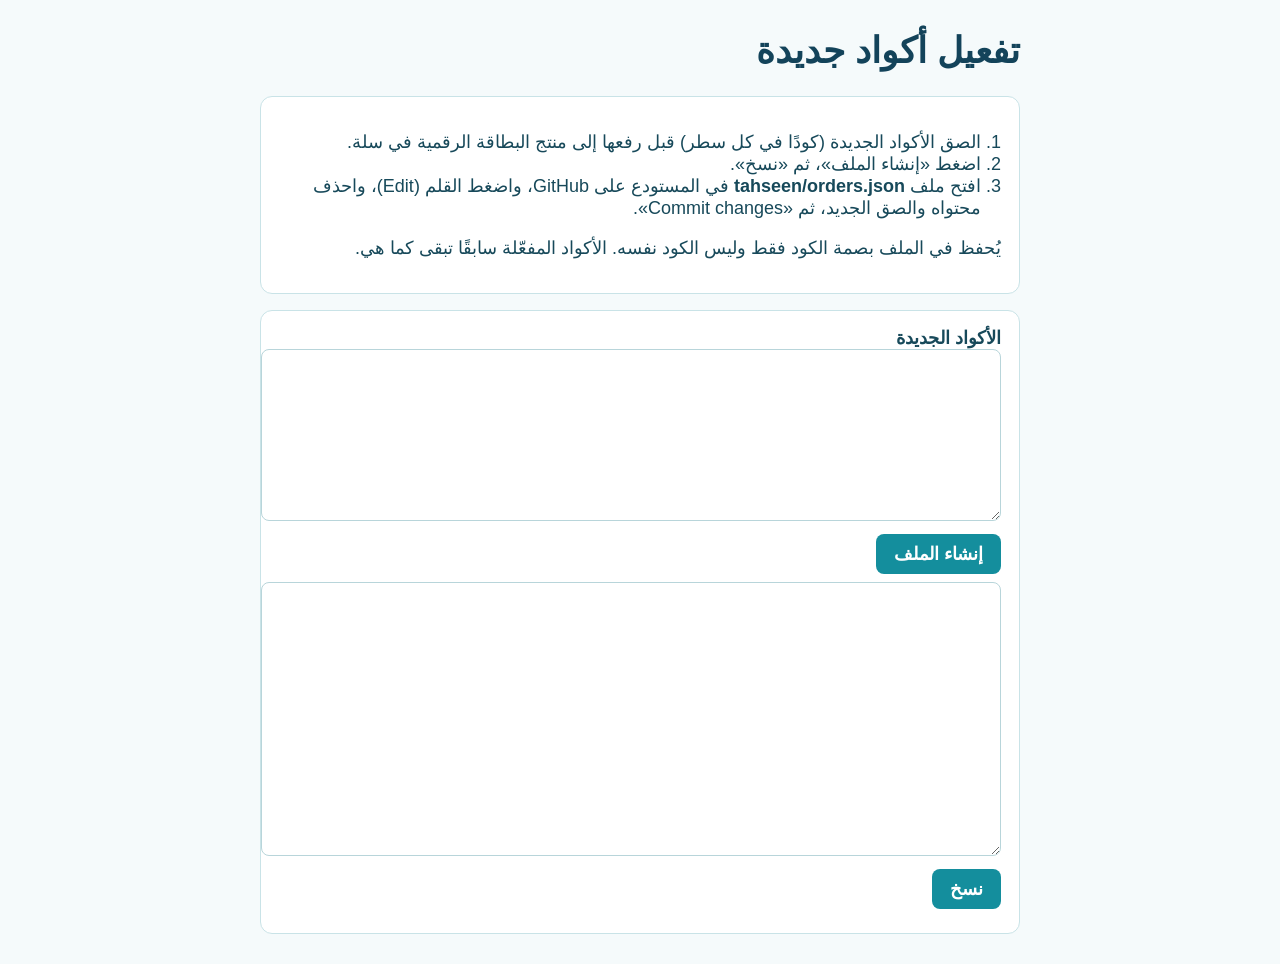
<file: tahseen/admin.html>
<!DOCTYPE html>
<html lang="ar" dir="rtl"><head><meta charset="utf-8"><meta name="viewport" content="width=device-width, initial-scale=1"><meta name="robots" content="noindex">
<title>تحسين — تفعيل الأكواد</title>
<style>body{font-family:"Sakkal Majalla",Tahoma,sans-serif;background:#F5FAFB;color:#17495A;max-width:760px;margin:30px auto;padding:0 16px;font-size:18px}
h1{color:#13435A}textarea{width:100%;font:16px/1.6 monospace;direction:ltr;border:1px solid #b8d5da;border-radius:8px;padding:8px}
button{font:inherit;font-weight:700;background:#148E9D;color:#fff;border:0;border-radius:8px;padding:9px 18px;cursor:pointer;margin:8px 0}
.card{background:#fff;border:1px solid #C9E3E7;border-radius:12px;padding:16px 18px;margin-bottom:16px}ol{padding-right:20px}</style></head>
<body><h1>تفعيل أكواد جديدة</h1>
<div class="card"><ol>
<li>الصق الأكواد الجديدة (كودًا في كل سطر) قبل رفعها إلى منتج البطاقة الرقمية في سلة.</li>
<li>اضغط «إنشاء الملف»، ثم «نسخ».</li>
<li>افتح ملف <b>tahseen/orders.json</b> في المستودع على GitHub، واضغط القلم (Edit)، واحذف محتواه والصق الجديد، ثم «Commit changes».</li>
</ol><p>يُحفظ في الملف بصمة الكود فقط وليس الكود نفسه. الأكواد المفعّلة سابقًا تبقى كما هي.</p></div>
<div class="card"><label for="nums"><b>الأكواد الجديدة</b></label><textarea id="nums" rows="6"></textarea>
<button id="go">إنشاء الملف</button>
<textarea id="out" rows="10" readonly aria-label="محتوى orders.json الجديد"></textarea>
<button id="copy">نسخ</button> <span id="msg" role="status"></span></div>
<script>
const sha = async s => [...new Uint8Array(await crypto.subtle.digest('SHA-256', new TextEncoder().encode(s)))].map(x => x.toString(16).padStart(2,'0')).join('');
const digits = v => v.replace(/[٠-٩]/g, d => '٠١٢٣٤٥٦٧٨٩'.indexOf(d)).toUpperCase().replace(/[^A-Z0-9]/g, '');
document.getElementById('go').onclick = async () => {
  const msg = document.getElementById('msg');
  let cur; try{ cur = await (await fetch('orders.json?v=' + Date.now(), {cache:'no-store'})).json(); }catch(e){ msg.textContent = 'تعذّر قراءة orders.json'; return; }
  const nums = document.getElementById('nums').value.split(/[\s,،]+/).map(digits).filter(n => n.length >= 4);
  let added = 0;
  for(const n of nums){ const h = await sha(cur.salt + n); if(!cur.hashes.includes(h)){ cur.hashes.push(h); added++; } }
  document.getElementById('out').value = JSON.stringify(cur, null, 1);
  msg.textContent = `أُضيف ${added} كودًا. الإجمالي ${cur.hashes.length}.`;
};
document.getElementById('copy').onclick = async () => { const o = document.getElementById('out'); o.select(); try{ await navigator.clipboard.writeText(o.value); document.getElementById('msg').textContent = 'تم النسخ.'; }catch(e){ document.execCommand('copy'); } };
</script></body></html>
</file>
